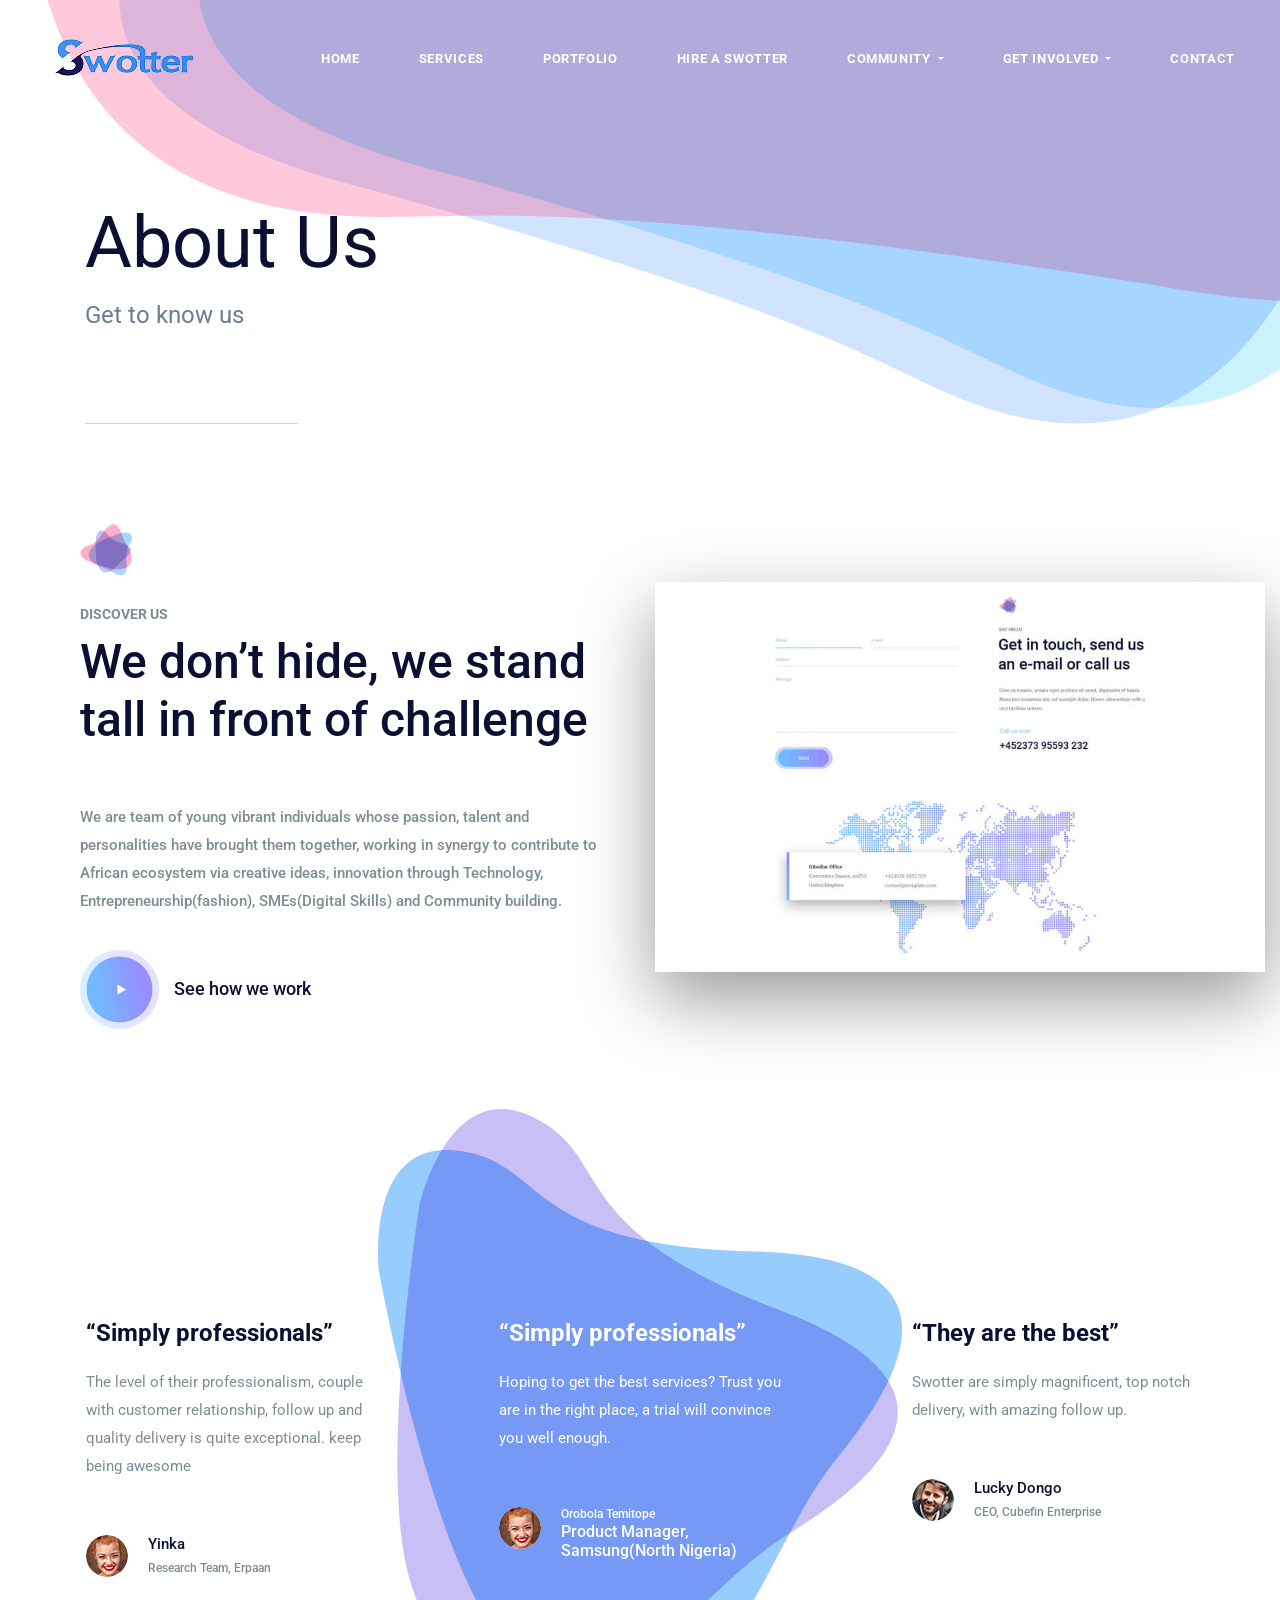
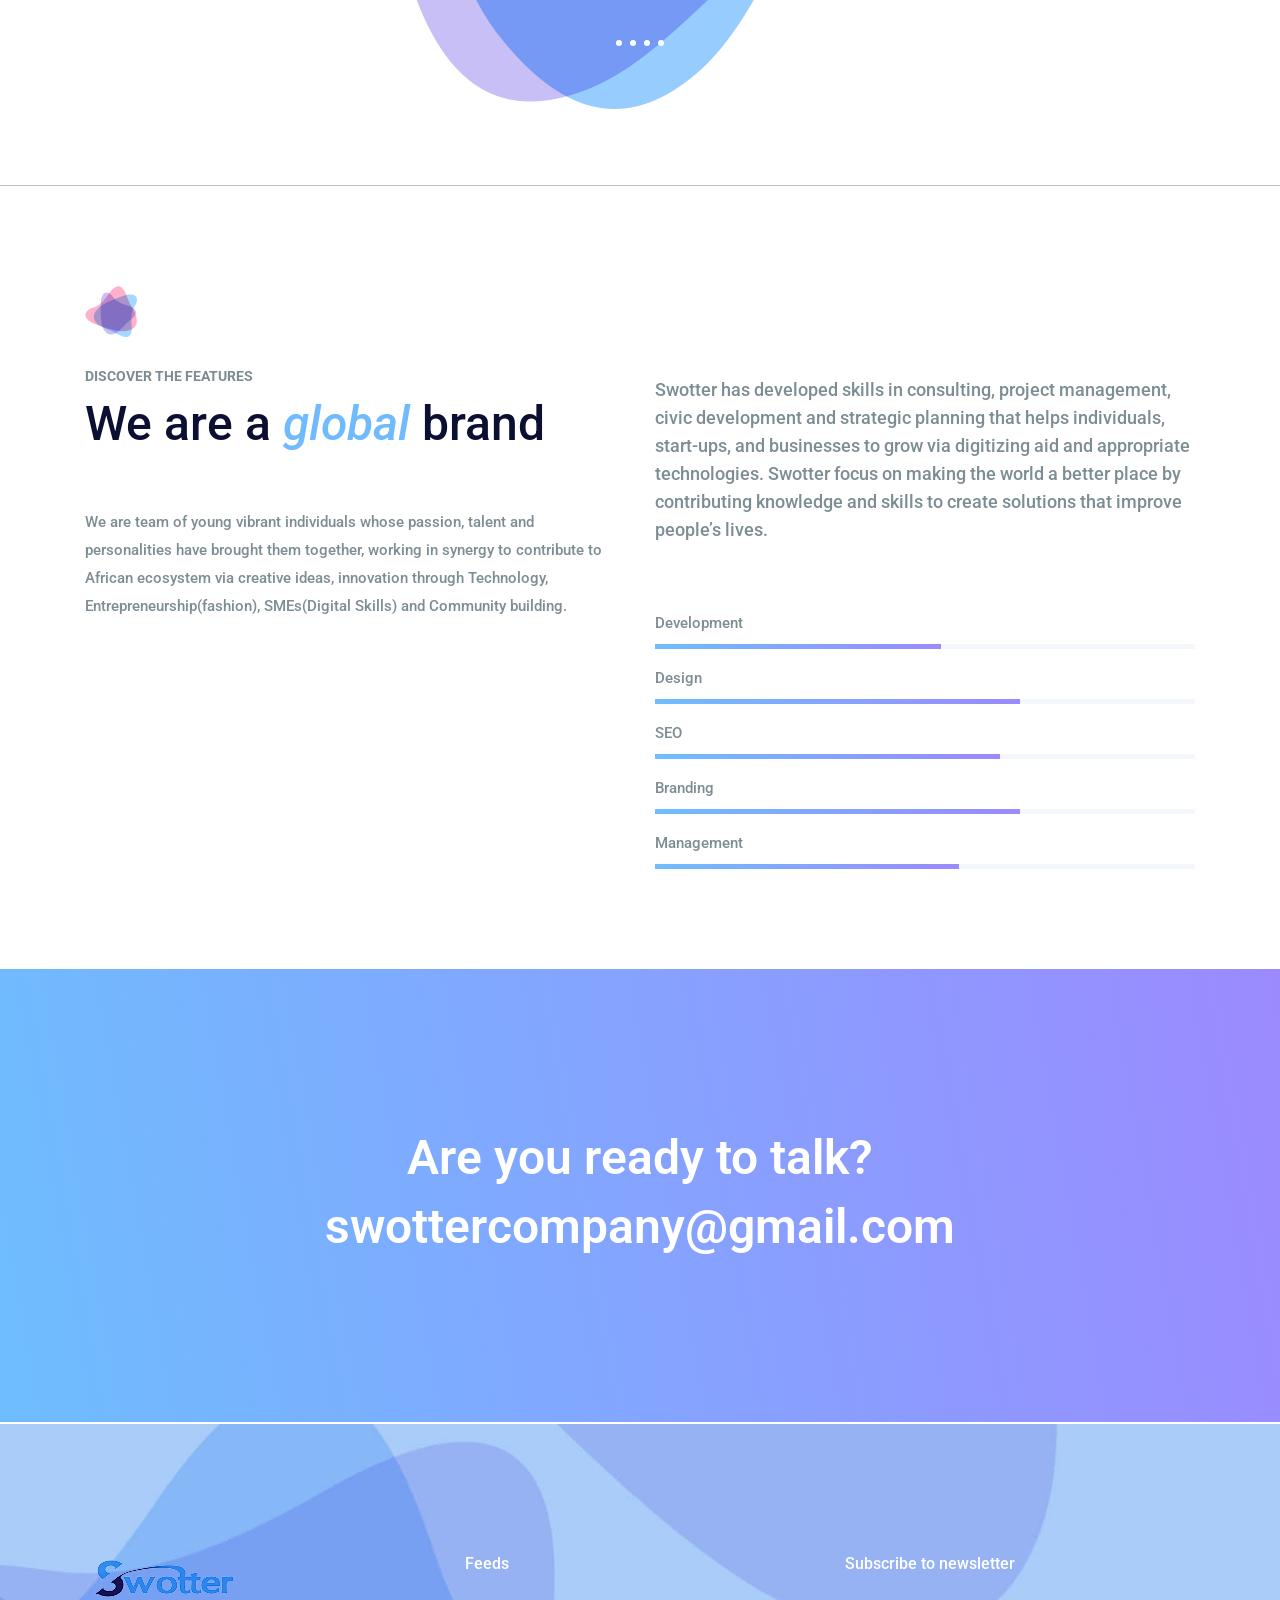
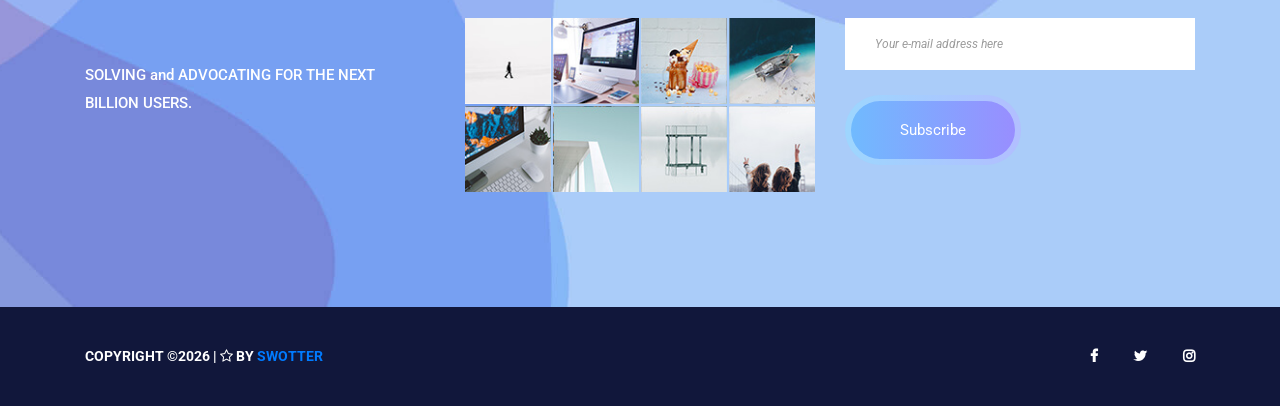
<file: about-us.html>
<!DOCTYPE html>
<html lang="en">
    <head>
        <meta charset="utf-8">
        <meta http-equiv="X-UA-Compatible" content="IE=edge">
        <meta name="viewport" content="width=device-width, initial-scale=1">
        
        <link rel="icon" href="img/fav-icon.png" type="image/x-icon" />
        <!-- The above 3 meta tags *must* come first in the head; any other head content must come *after* these tags -->
        <title>About</title>

        <!-- Icon css link -->
        <link href="css/font-awesome.min.css" rel="stylesheet">
        <!-- Bootstrap -->
        <link href="css/bootstrap.min.css" rel="stylesheet">
        
        <!-- Rev slider css -->
        <link href="vendors/revolution/css/settings.css" rel="stylesheet">
        <link href="vendors/revolution/css/layers.css" rel="stylesheet">
        <link href="vendors/revolution/css/navigation.css" rel="stylesheet">
        
        <!-- Extra plugin css -->
        <link href="vendors/owl-carousel/owl.carousel.min.css" rel="stylesheet">
        
        <link href="css/style.css" rel="stylesheet">
        <link href="css/responsive.css" rel="stylesheet">

        <!-- HTML5 shim and Respond.js for IE8 support of HTML5 elements and media queries -->
        <!-- WARNING: Respond.js doesn't work if you view the page via file:// -->
        <!--[if lt IE 9]>
        <script src="https://oss.maxcdn.com/html5shiv/3.7.3/html5shiv.min.js"></script>
        <script src="https://oss.maxcdn.com/respond/1.4.2/respond.min.js"></script>
        <![endif]-->
    </head>
    <body>
        <!--================Header Menu Area =================-->
      <!--================Header Menu Area =================-->
        <header class="main_menu_area">
                
               

            <nav class="navbar navbar-expand-lg navbar-light bg-light">
                <a class="navbar-brand" href="#"><img src="img/logo.png" alt=""></a>
                <button class="navbar-toggler" type="button" data-toggle="collapse" data-target="#navbarSupportedContent" aria-controls="navbarSupportedContent" aria-expanded="false" aria-label="Toggle navigation">
                    <span></span>
                    <span></span>
                    <span></span>
                </button>

                <div class="collapse navbar-collapse" id="navbarSupportedContent">
                    <ul class="navbar-nav">
                     <!--    <li class="nav-item active"><a class="nav-link" href="index.html">Home</a></li> -->
                         <li class="nav-item"><a class="nav-link" href="index.html">Home</a></li>
                     <!--  <li class="nav-item"><a class="nav-link" href="about-us.html">About Us</a></li> -->
                        <li class="nav-item"><a class="nav-link" href="service.html">Services</a></li>
                        <li class="nav-item"><a class="nav-link" href="portfolio.html">Portfolio</a></li>
                        <li class="nav-item"><a class="nav-link" href="portfolio.html">Hire A Swotter</a></li>

                        <li class="nav-item dropdown submenu">
                            <a class="nav-link dropdown-toggle" href="#" id="navbarDropdown" role="button" data-toggle="dropdown" aria-haspopup="true" aria-expanded="false">
                            Community
                            </a>
                            <ul class="dropdown-menu" aria-labelledby="navbarDropdown">
                                <li class="nav-item"><a class="nav-link" href="blog.html">Become A Swotter </a></li>
                                <li class="nav-item"><a class="nav-link" href="single-blog.html">Events</a></li>
                                <li class="nav-item"><a class="nav-link" href="elements.html">Resources</a></li>
                                <li class="nav-item"><a class="nav-link" href="blog.html">Blog</a></li>
                            </ul>
                        </li>

                        <li class="nav-item dropdown submenu">
                            <a class="nav-link dropdown-toggle" href="#" id="navbarDropdown" role="button" data-toggle="dropdown" aria-haspopup="true" aria-expanded="false">
                            Get Involved
                            </a>
                            <ul class="dropdown-menu" aria-labelledby="navbarDropdown">
                                <li class="nav-item"><a class="nav-link" href="blog.html">Become a Partner</a></li>
                                <li class="nav-item"><a class="nav-link" href="single-blog.html">Become A Sponsor</a></li>
                                <li class="nav-item"><a class="nav-link" href="elements.html">Volunteer</a></li>
                            </ul>
                        </li>
                        <li class="nav-item"><a class="nav-link" href="contact.html">Contact</a></li>
                    </ul>
                </div>
            </nav>
        </header>
        <!--================End Header Menu Area =================-->
        
        
        
        <!--================Banner Area =================-->
        <section class="banner_area">
            <div class="container">
                <div class="banner_inner_text">
                    <h2>About Us</h2>
                    <p>Get to know us</p>
                </div>
            </div>
        </section>
        <!--================End Banner Area =================-->
        
        <!--================Challange Area =================-->
        <section class="challange_area p_100">
            <div class="container-fluid">
                <div class="row">
                    <div class="col-lg-6">
                        <div class="challange_text_inner">
                            <div class="l_title">
                                <img src="img/icon/title-icon.png" alt="">
                              <h6>Discover Us</h6>
                            <h2>We don’t hide, we stand tall in front of challenge</h2>
                        </div>
                        <p> 
We are team of young vibrant individuals whose passion, talent and personalities have brought them together, 
working in synergy to contribute to African ecosystem via creative ideas, innovation through  Technology, 
Entrepreneurship(fashion), SMEs(Digital Skills) and Community building. </p>
                            <div class="c_video">
                                <a class="popup-youtube" href="https://www.youtube.com/watch?v=62QYQE6k7tg"><img src="img/icon/video-icon.png" alt="">See how we work </a>
                            </div>
                        </div>
                    </div>
                    <div class="col-lg-6 challange_img">
                        <div class="challange_img_inner">
                            <img class="img-fluid" src="img/popup-photo.jpg" alt="">
                        </div>
                    </div>
                </div>
            </div>
        </section>
        <!--================End Challange Area =================-->
        
        <!--================Testimonials Slider Area =================-->
        <section class="testimonials_area">
            <div class="container">
                <div class="testimonials_slider owl-carousel">
                    <div class="item">
                        <div class="testi_item">
                            <h3>“Simply professionals”</h3>
                            <p>Hoping to get the best services? Trust you are in the right place, a trial will convince you well enough.</p>
                            <div class="media">
                                <div class="d-flex">
                                    <img class="rounded-circle" src="img/testimonials/testi-1.jpg" alt="">
                                </div>
                                <div class="media-body">
                                     <h5>Orobola Temitope</h5>
                                <h6>Product Manager, Samsung(North Nigeria)</h6>
                                </div>
                            </div>
                        </div>
                    </div>
                    <div class="item">
                        <div class="testi_item">
                            <h3>“They are the best”</h3>
                            <p>Swotter are simply magnificent, top notch delivery, with amazing follow up.</p>
                            <div class="media">
                                <div class="d-flex">
                                    <img class="rounded-circle" src="img/testimonials/testi-2.jpg" alt="">
                                </div>
                                <div class="media-body">
                                    <h4>Lucky Dongo</h4>
                                    <h5>CEO, Cubefin Enterprise</h5>
                                </div>
                            </div>
                        </div>
                    </div>
                    <div class="item">
                        <div class="testi_item">
                            <h3>“We just love them”</h3>
                            <p>You cant ask for a better 21st century service delivery in technology, they are all round amazing.</p>
                            <div class="media">
                                <div class="d-flex">
                                    <img class="rounded-circle" src="img/testimonials/testi-3.jpg" alt="">
                                </div>
                                <div class="media-body">
                                    <h4>Jumoke</h4>
                                    <h5>CEO, Goodchoice Enterprise</h5>
                                </div>
                            </div>
                        </div>
                    </div>
                    <div class="item">
                        <div class="testi_item">
                            <h3>“Simply professionals”</h3>
                            <p> The level of their professionalism, couple with customer relationship, follow up and quality delivery is quite exceptional. keep being awesome</p>
                            <div class="media">
                                <div class="d-flex">
                                    <img class="rounded-circle" src="img/testimonials/testi-1.jpg" alt="">
                                </div>
                                <div class="media-body">
                                    <h4>Yinka</h4>
                                    <h5>Research Team, Erpaan</h5>
                                </div>
                            </div>
                        </div>
                    </div>
                </div>
            </div>
        </section>
        <!--================End Testimonials Slider Area =================-->
        
        <!--================We Are Company Area =================-->
        <section class="we_company_area p_100">
            <div class="container">
                <div class="row company_inner">
                    <div class="col-lg-6">
                        <div class="left_company_text">
                            <div class="l_title">
                                <img src="img/icon/title-icon.png" alt="">
                                <h6>Discover the features</h6>
                                <h2>We are a <span>global</span> brand</h2>
                            </div>
                            <p>We are team of young vibrant individuals whose passion, talent and personalities have brought them together, 
working in synergy to contribute to African ecosystem via creative ideas, innovation through  Technology, 
Entrepreneurship(fashion), SMEs(Digital Skills) and Community building.</p>
                        </div>
                    </div>
                    <div class="col-lg-6">
                        <div class="company_skill">
                            <p>Swotter has developed skills in consulting, project management, civic development and strategic planning that helps individuals, 
							start-ups, and businesses to grow via digitizing aid and appropriate technologies. 
							Swotter focus on making the world a better place by contributing knowledge and skills to create solutions that improve people’s lives.
							</p>
                            <div class="our_skill_inner">
                                <div class="single_skill">
                                    <h3>Development</h3>
                                    <div class="progress" data-value="70">
                                        <div class="progress-bar">
                                            <div class="progress_parcent"><span class="counter">70</span>%</div>
                                        </div>
                                    </div>
                                </div>
                                <div class="single_skill">
                                    <h3>Design</h3>
                                    <div class="progress" data-value="90">
                                        <div class="progress-bar">
                                            <div class="progress_parcent"><span class="counter">90</span>%</div>
                                        </div>
                                    </div>
                                </div>
                                <div class="single_skill">
                                    <h3>SEO</h3>
                                    <div class="progress" data-value="85">
                                        <div class="progress-bar">
                                            <div class="progress_parcent"><span class="counter">85</span>%</div>
                                        </div>
                                    </div>
                                </div>
                                <div class="single_skill">
                                    <h3>Branding</h3>
                                    <div class="progress" data-value="90">
                                        <div class="progress-bar">
                                            <div class="progress_parcent"><span class="counter">90</span>%</div>
                                        </div>
                                    </div>
                                </div>
                                <div class="single_skill">
                                    <h3>Management</h3>
                                    <div class="progress" data-value="75">
                                        <div class="progress-bar">
                                            <div class="progress_parcent"><span class="counter">75</span>%</div>
                                        </div>
                                    </div>
                                </div>
                            </div>
                        </div>
                    </div>
                </div>
            </div>
        </section>
        <!--================End We Are Company Area =================-->
        
        <!--================End We Are Company Area =================-->
        <section class="talk_area">
            <div class="container">
                <div class="talk_text">
                    <h4>Are you ready to talk?</h4>
                    <a href="mailto:swottercompany@gmail.com">swottercompany@gmail.com</a>
                </div>
            </div>
        </section>
        <!--================End We Are Company Area =================-->
        
       <!--================Footer Area =================-->
        <footer class="footr_area">
            <div class="footer_widget_area">
                <div class="container">
                    <div class="row footer_widget_inner">
                        <div class="col-lg-4 col-sm-6">
                            <aside class="f_widget f_about_widget">
                                <img src="img/footer-logo.png" alt="">
                                <p>SOLVING and ADVOCATING FOR THE NEXT BILLION USERS.</p>
                            </aside>
                        </div>
                        <div class="col-lg-4 col-sm-6">
                            <aside class="f_widget f_insta_widget">
                                <div class="f_title">
                                    <h3>Feeds</h3>
                                </div>
                                <ul>
                                    <li><a href="#"><img src="img/instagram/ins-1.jpg" alt=""></a></li>
                                    <li><a href="#"><img src="img/instagram/ins-2.jpg" alt=""></a></li>
                                    <li><a href="#"><img src="img/instagram/ins-3.jpg" alt=""></a></li>
                                    <li><a href="#"><img src="img/instagram/ins-4.jpg" alt=""></a></li>
                                    <li><a href="#"><img src="img/instagram/ins-5.jpg" alt=""></a></li>
                                    <li><a href="#"><img src="img/instagram/ins-6.jpg" alt=""></a></li>
                                    <li><a href="#"><img src="img/instagram/ins-7.jpg" alt=""></a></li>
                                    <li><a href="#"><img src="img/instagram/ins-8.jpg" alt=""></a></li>
                                </ul>
                            </aside>
                        </div>
                        <div class="col-lg-4 col-sm-6">
                            <aside class="f_widget f_subs_widget">
                                <div class="f_title">
                                    <h3>Subscribe to newsletter</h3>
                                </div>
                                <div class="input-group">
                                    <input type="text" class="form-control" placeholder="Your e-mail address here" aria-label="Your e-mail address here">
                                    <span class="input-group-btn">
                                        <button class="btn btn-secondary submit_btn" type="button">Subscribe</button>
                                    </span>
                                </div>
                            </aside>
                        </div>
                    </div>
                </div>
            </div>
            <div class="footer_copyright" style="color:white; font-weight:bold;">
                <div class="container">
                    <div class="float-sm-left">
                        <h5 style="color:white; font-weight:bold;"><!-- Link back to Colorlib can't be removed. Template is licensed under CC BY 3.0. -->
Copyright &copy;<script>document.write(new Date().getFullYear());</script> | <i class="fa fa-star-o" aria-hidden="true"></i> by <a href="" target="_blank">Swotter </a>
<!-- Link back to Colorlib can't be removed. Template is licensed under CC BY 3.0. --></h5>
                    </div>
                    <div class="float-sm-right" >
                        <ul>
                            <li><a href="https://www.facebook.com/Swotter-421909631736637/"><i class="fa fa-facebook whiteiconfontcolor"></i></a></li>
                            <li><a href="https://twitter.com/swotterbot"><i class="fa fa-twitter whiteiconfontcolor"></i></a></li>
                            <li><a href="https://www.instagram.com/swotterbot/"><i class="fa fa-instagram whiteiconfontcolor"></i></a></li>
                        </ul>
                    </div>
                </div>
            </div>
        </footer>
        <!--================End Footer Area =================-->
        
        
        
        
        
        <!-- jQuery (necessary for Bootstrap's JavaScript plugins) -->
        <script src="js/jquery-3.2.1.min.js"></script>
        <!-- Include all compiled plugins (below), or include individual files as needed -->
        <script src="js/popper.min.js"></script>
        <script src="js/bootstrap.min.js"></script>
        <!-- Rev slider js -->
        <script src="vendors/revolution/js/jquery.themepunch.tools.min.js"></script>
        <script src="vendors/revolution/js/jquery.themepunch.revolution.min.js"></script>
        <script src="vendors/revolution/js/extensions/revolution.extension.actions.min.js"></script>
        <script src="vendors/revolution/js/extensions/revolution.extension.video.min.js"></script>
        <script src="vendors/revolution/js/extensions/revolution.extension.slideanims.min.js"></script>
        <script src="vendors/revolution/js/extensions/revolution.extension.layeranimation.min.js"></script>
        <script src="vendors/revolution/js/extensions/revolution.extension.navigation.min.js"></script>
        <script src="vendors/revolution/js/extensions/revolution.extension.slideanims.min.js"></script>
        <!-- Extra plugin css -->
        <script src="vendors/counterup/jquery.waypoints.min.js"></script>
        <script src="vendors/counterup/jquery.counterup.min.js"></script> 
        <script src="vendors/counterup/apear.js"></script>
        <script src="vendors/counterup/countto.js"></script>
        <script src="vendors/owl-carousel/owl.carousel.min.js"></script>
        <script src="vendors/magnify-popup/jquery.magnific-popup.min.js"></script>
        <script src="js/smoothscroll.js"></script>
        
        <script src="js/theme.js"></script>
    </body>
</html>
</file>
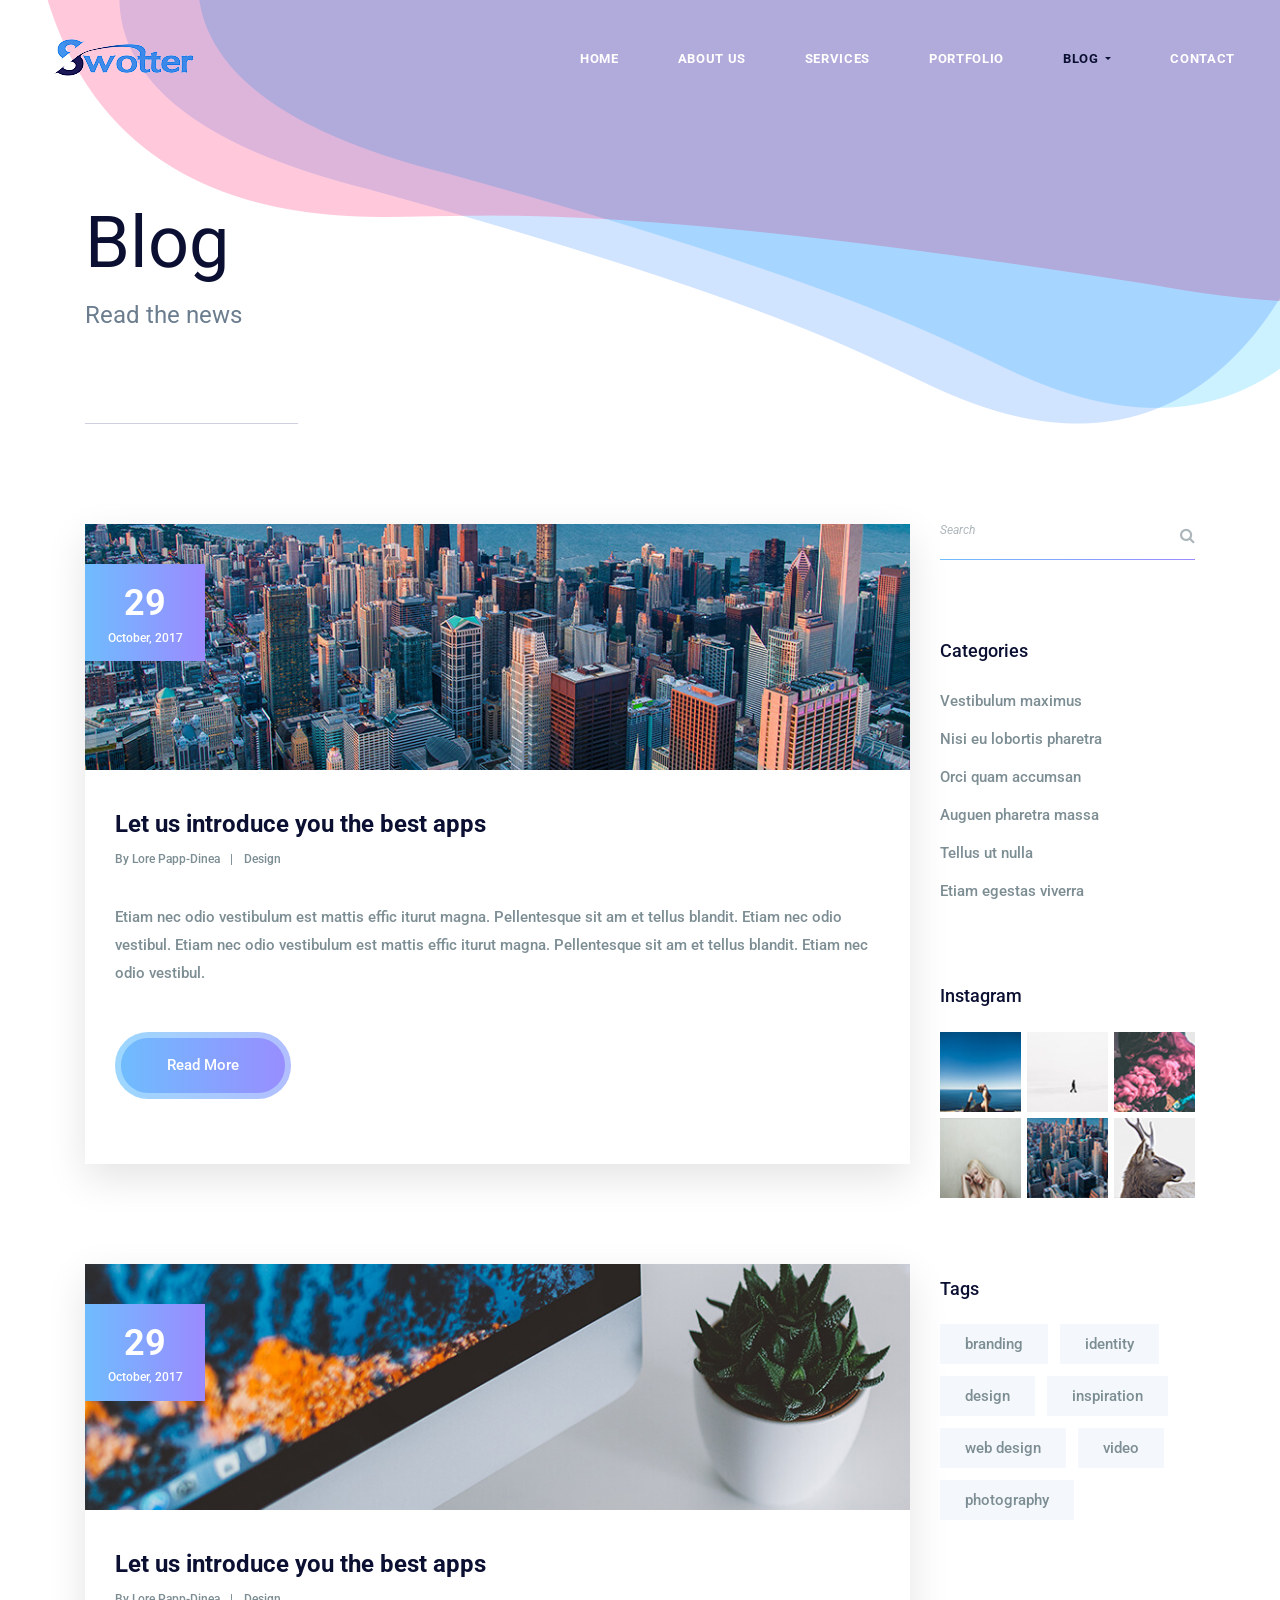
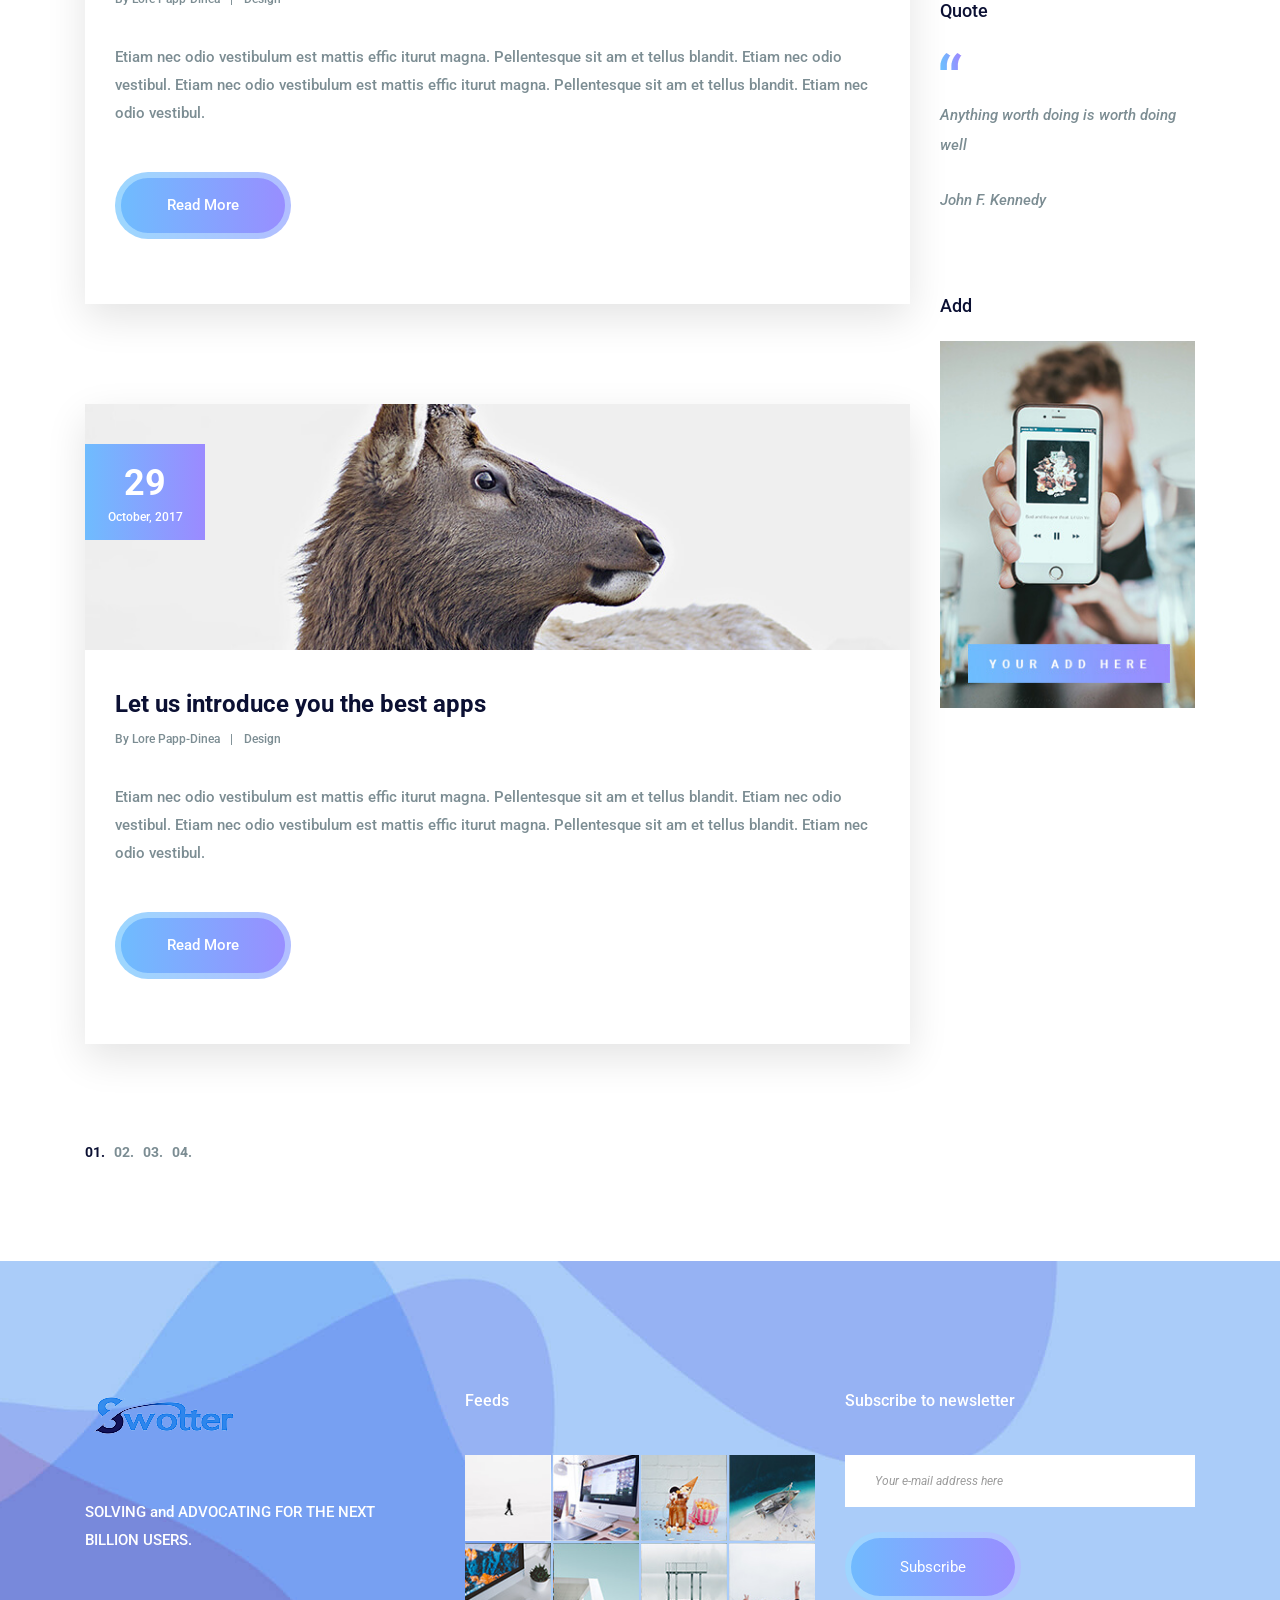
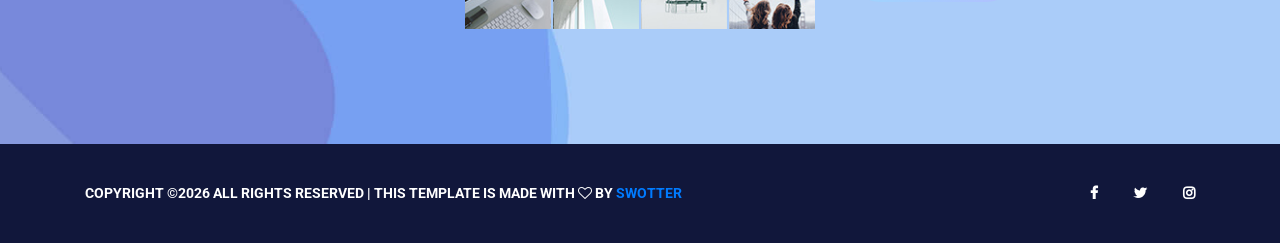
<file: blog.html>
<!DOCTYPE html>
<html lang="en">
    <head>
        <meta charset="utf-8">
        <meta http-equiv="X-UA-Compatible" content="IE=edge">
        <meta name="viewport" content="width=device-width, initial-scale=1">
        
        <link rel="icon" href="img/fav-icon.png" type="image/x-icon" />
        <!-- The above 3 meta tags *must* come first in the head; any other head content must come *after* these tags -->
        <title>Swotter</title>

        <!-- Icon css link -->
        <link href="css/font-awesome.min.css" rel="stylesheet">
        <!-- Bootstrap -->
        <link href="css/bootstrap.min.css" rel="stylesheet">
        
        <!-- Rev slider css -->
        <link href="vendors/revolution/css/settings.css" rel="stylesheet">
        <link href="vendors/revolution/css/layers.css" rel="stylesheet">
        <link href="vendors/revolution/css/navigation.css" rel="stylesheet">
        
        <!-- Extra plugin css -->
        <link href="vendors/owl-carousel/owl.carousel.min.css" rel="stylesheet">
        <link href="vendors/magnify-popup/magnific-popup.css" rel="stylesheet">
        
        
        <link href="css/style.css" rel="stylesheet">
        <link href="css/responsive.css" rel="stylesheet">

        <!-- HTML5 shim and Respond.js for IE8 support of HTML5 elements and media queries -->
        <!-- WARNING: Respond.js doesn't work if you view the page via file:// -->
        <!--[if lt IE 9]>
        <script src="https://oss.maxcdn.com/html5shiv/3.7.3/html5shiv.min.js"></script>
        <script src="https://oss.maxcdn.com/respond/1.4.2/respond.min.js"></script>
        <![endif]-->
    </head>
    <body>
        
        <!--================Header Menu Area =================-->
        <header class="main_menu_area">
            <nav class="navbar navbar-expand-lg navbar-light bg-light">
                <a class="navbar-brand" href="#"><img src="img/logo.png" alt=""></a>
                <button class="navbar-toggler" type="button" data-toggle="collapse" data-target="#navbarSupportedContent" aria-controls="navbarSupportedContent" aria-expanded="false" aria-label="Toggle navigation">
                    <span></span>
                    <span></span>
                    <span></span>
                </button>

                <div class="collapse navbar-collapse" id="navbarSupportedContent">
                    <ul class="navbar-nav">
                        <li class="nav-item"><a class="nav-link" href="index.html">Home</a></li>
                        <li class="nav-item"><a class="nav-link" href="about-us.html">About Us</a></li>
                        <li class="nav-item"><a class="nav-link" href="service.html">Services</a></li>
                        <li class="nav-item"><a class="nav-link" href="portfolio.html">Portfolio</a></li>
                        <li class="nav-item dropdown submenu active">
                            <a class="nav-link dropdown-toggle" href="#" id="navbarDropdown" role="button" data-toggle="dropdown" aria-haspopup="true" aria-expanded="false">
                            Blog
                            </a>
                            <ul class="dropdown-menu" aria-labelledby="navbarDropdown">
                                <li class="nav-item"><a class="nav-link" href="blog.html">Blog</a></li>
                                <li class="nav-item"><a class="nav-link" href="single-blog.html">Blog Details</a></li>
                                <li class="nav-item"><a class="nav-link" href="elements.html">Elements</a></li>
                            </ul>
                        </li>
                        <li class="nav-item"><a class="nav-link" href="contact.html">Contact</a></li>
                    </ul>
                </div>
            </nav>
        </header>
        <!--================End Header Menu Area =================-->
        
        <!--================Banner Area =================-->
        <section class="banner_area">
            <div class="container">
                <div class="banner_inner_text">
                    <h2>Blog</h2>
                    <p>Read the news</p>
                </div>
            </div>
        </section>
        <!--================End Banner Area =================-->
        
        <!--================Blog Main Area =================-->
        <section class="blog_main_area p_100">
            <div class="container">
                <div class="row">
                    <div class="col-lg-9">
                        <div class="blog_main_inner">
                            <div class="blog_main_item">
                                <div class="blog_img">
                                    <img class="img-fluid" src="img/blog/blog-1.jpg" alt="">
                                    <div class="blog_date">
                                        <h4>29</h4>
                                        <h5>October, 2017</h5>
                                    </div>
                                </div>
                                <div class="blog_text">
                                    <a href="#"><h4>Let us introduce you the best apps</h4></a>
                                    <div class="blog_author">
                                        <a href="#">By Lore Papp-Dinea</a>
                                        <a href="#">Design</a>
                                    </div>
                                    <p>Etiam nec odio vestibulum est mattis effic iturut magna. Pellentesque sit am et tellus blandit. Etiam nec odio vestibul. Etiam nec odio vestibulum est mattis effic iturut magna. Pellentesque sit am et tellus blandit. Etiam nec odio vestibul. </p>
                                    <a class="more_btn" href="#">Read More</a>
                                </div>
                            </div>
                            <div class="blog_main_item">
                                <div class="blog_img">
                                    <img class="img-fluid" src="img/blog/blog-2.jpg" alt="">
                                    <div class="blog_date">
                                        <h4>29</h4>
                                        <h5>October, 2017</h5>
                                    </div>
                                </div>
                                <div class="blog_text">
                                    <a href="#"><h4>Let us introduce you the best apps</h4></a>
                                    <div class="blog_author">
                                        <a href="#">By Lore Papp-Dinea</a>
                                        <a href="#">Design</a>
                                    </div>
                                    <p>Etiam nec odio vestibulum est mattis effic iturut magna. Pellentesque sit am et tellus blandit. Etiam nec odio vestibul. Etiam nec odio vestibulum est mattis effic iturut magna. Pellentesque sit am et tellus blandit. Etiam nec odio vestibul. </p>
                                    <a class="more_btn" href="#">Read More</a>
                                </div>
                            </div>
                            <div class="blog_main_item">
                                <div class="blog_img">
                                    <img class="img-fluid" src="img/blog/blog-3.jpg" alt="">
                                    <div class="blog_date">
                                        <h4>29</h4>
                                        <h5>October, 2017</h5>
                                    </div>
                                </div>
                                <div class="blog_text">
                                    <a href="#"><h4>Let us introduce you the best apps</h4></a>
                                    <div class="blog_author">
                                        <a href="#">By Lore Papp-Dinea</a>
                                        <a href="#">Design</a>
                                    </div>
                                    <p>Etiam nec odio vestibulum est mattis effic iturut magna. Pellentesque sit am et tellus blandit. Etiam nec odio vestibul. Etiam nec odio vestibulum est mattis effic iturut magna. Pellentesque sit am et tellus blandit. Etiam nec odio vestibul. </p>
                                    <a class="more_btn" href="#">Read More</a>
                                </div>
                            </div>
                        </div>
                    </div>
                    <div class="col-lg-3">
                        <div class="blog_right_sidebar">
                            <aside class="r_widget search_widget">
                                <div class="input-group">
                                    <input type="text" class="form-control" placeholder="Search" aria-label="Search">
                                    <span class="input-group-btn">
                                        <button class="btn btn-secondary" type="button"><i class="fa fa-search"></i></button>
                                    </span>
                                </div>
                            </aside>
                            <aside class="r_widget categories_widget">
                                <div class="r_w_title">
                                    <h3>Categories</h3>
                                </div>
                                <ul>
                                    <li><a href="#">Vestibulum maximus</a></li>
                                    <li><a href="#">Nisi eu lobortis pharetra</a></li>
                                    <li><a href="#">Orci quam accumsan</a></li>
                                    <li><a href="#">Auguen pharetra massa</a></li>
                                    <li><a href="#">Tellus ut nulla</a></li>
                                    <li><a href="#"> Etiam egestas viverra </a></li>
                                </ul>
                            </aside>
                            <aside class="r_widget insta_widget">
                                <div class="r_w_title">
                                    <h3>Instagram</h3>
                                </div>
                                <ul>
                                    <li><a href="https://www.instagram.com/?hl=en">
                                        <img class="img-fluid" src="img/instagram/right-instagram/r-in-1.jpg" alt="">
                                    </a></li>
                                    <li><a href="https://www.instagram.com/?hl=en">
                                        <img class="img-fluid" src="img/instagram/right-instagram/r-in-2.jpg" alt="">
                                    </a></li>
                                    <li><a href="https://www.instagram.com/?hl=en">
                                        <img class="img-fluid" src="img/instagram/right-instagram/r-in-3.jpg" alt="">
                                    </a></li>
                                    <li><a href="https://www.instagram.com/?hl=en">
                                        <img class="img-fluid" src="img/instagram/right-instagram/r-in-4.jpg" alt="">
                                    </a></li>
                                    <li><a href="https://www.instagram.com/?hl=en">
                                        <img class="img-fluid" src="img/instagram/right-instagram/r-in-5.jpg" alt="">
                                    </a></li>
                                    <li><a href="https://www.instagram.com/?hl=en">
                                        <img class="img-fluid" src="img/instagram/right-instagram/r-in-6.jpg" alt="">
                                    </a></li>
                                </ul>
                            </aside>
                            <aside class="r_widget tag_widget">
                                <div class="r_w_title">
                                    <h3>Tags</h3>
                                </div>
                                <ul>
                                    <li><a href="#">branding</a></li>
                                    <li><a href="#">identity</a></li>
                                    <li><a href="#">design</a></li>
                                    <li><a href="#">inspiration</a></li>
                                    <li><a href="#">web design</a></li>
                                    <li><a href="#">video</a></li>
                                    <li><a href="#">photography</a></li>
                                </ul>
                            </aside>
                            <aside class="r_widget quote_widget">
                                <div class="r_w_title">
                                    <h3>Quote</h3>
                                </div>
                                <img src="img/icon/quote-icon.png" alt="">
                                <p>Anything worth doing is worth doing well</p>
                                <p>John F. Kennedy</p>
                            </aside>
                            <aside class="r_widget add_widget">
                                <div class="r_w_title">
                                    <h3>Add</h3>
                                </div>
                                <img class="img-fluid" src="img/add.jpg" alt="">
                            </aside>
                        </div>
                    </div>
                </div>
                <nav aria-label="Page navigation example" class="pagination_area">
                    <ul class="pagination">
                        <li class="page-item active"><a class="page-link" href="#">01.</a></li>
                        <li class="page-item"><a class="page-link" href="#">02.</a></li>
                        <li class="page-item"><a class="page-link" href="#">03.</a></li>
                        <li class="page-item"><a class="page-link" href="#">04.</a></li>
                    </ul>
                </nav>
            </div>
        </section>
        <!--================End Blog Main Area =================-->
        
        <!--================Footer Area =================-->
        <footer class="footr_area">
            <div class="footer_widget_area">
                <div class="container">
                    <div class="row footer_widget_inner">
                        <div class="col-lg-4 col-sm-6">
                            <aside class="f_widget f_about_widget">
                                <img src="img/footer-logo.png" alt="">
                                <p>SOLVING and ADVOCATING FOR THE NEXT BILLION USERS.</p>
                            </aside>
                        </div>
                        <div class="col-lg-4 col-sm-6">
                            <aside class="f_widget f_insta_widget">
                                <div class="f_title">
                                    <h3>Feeds</h3>
                                </div>
                                <ul>
                                    <li><a href="#"><img src="img/instagram/ins-1.jpg" alt=""></a></li>
                                    <li><a href="#"><img src="img/instagram/ins-2.jpg" alt=""></a></li>
                                    <li><a href="#"><img src="img/instagram/ins-3.jpg" alt=""></a></li>
                                    <li><a href="#"><img src="img/instagram/ins-4.jpg" alt=""></a></li>
                                    <li><a href="#"><img src="img/instagram/ins-5.jpg" alt=""></a></li>
                                    <li><a href="#"><img src="img/instagram/ins-6.jpg" alt=""></a></li>
                                    <li><a href="#"><img src="img/instagram/ins-7.jpg" alt=""></a></li>
                                    <li><a href="#"><img src="img/instagram/ins-8.jpg" alt=""></a></li>
                                </ul>
                            </aside>
                        </div>
                        <div class="col-lg-4 col-sm-6">
                            <aside class="f_widget f_subs_widget">
                                <div class="f_title">
                                    <h3>Subscribe to newsletter</h3>
                                </div>
                                <div class="input-group">
                                    <input type="text" class="form-control" placeholder="Your e-mail address here" aria-label="Your e-mail address here">
                                    <span class="input-group-btn">
                                        <button class="btn btn-secondary submit_btn" type="button">Subscribe</button>
                                    </span>
                                </div>
                            </aside>
                        </div>
                    </div>
                </div>
            </div>
            <div class="footer_copyright" style="color:white; font-weight:bold;">
                <div class="container">
                    <div class="float-sm-left">
                        <h5 style="color:white; font-weight:bold;"><!-- Link back to Colorlib can't be removed. Template is licensed under CC BY 3.0. -->
Copyright &copy;<script>document.write(new Date().getFullYear());</script> All rights reserved | This template is made with <i class="fa fa-heart-o" aria-hidden="true"></i> by <a href="#" target="_blank">SWOTTER</a>
<!-- Link back to Colorlib can't be removed. Template is licensed under CC BY 3.0. --></h5>
                    </div>
                    <div class="float-sm-right">
                        <ul>
                            <li><a href="https://www.facebook.com/Swotter-421909631736637/"><i class="fa fa-facebook whiteiconfontcolor"></i></a></li>
                            <li><a href="https://twitter.com/swotterbot"><i class="fa fa-twitter whiteiconfontcolor"></i></a></li>
                            <li><a href="https://www.instagram.com/swotterbot/"><i class="fa fa-instagram whiteiconfontcolor"></i></a></li>
                        </ul>
                    </div>
                </div>
            </div>
        </footer>
        <!--================End Footer Area =================-->
        
        
        
        
        <!-- jQuery (necessary for Bootstrap's JavaScript plugins) -->
        <script src="js/jquery-3.2.1.min.js"></script>
        <!-- Include all compiled plugins (below), or include individual files as needed -->
        <script src="js/popper.min.js"></script>
        <script src="js/bootstrap.min.js"></script>
        <!-- Rev slider js -->
        <script src="vendors/revolution/js/jquery.themepunch.tools.min.js"></script>
        <script src="vendors/revolution/js/jquery.themepunch.revolution.min.js"></script>
        <script src="vendors/revolution/js/extensions/revolution.extension.actions.min.js"></script>
        <script src="vendors/revolution/js/extensions/revolution.extension.video.min.js"></script>
        <script src="vendors/revolution/js/extensions/revolution.extension.slideanims.min.js"></script>
        <script src="vendors/revolution/js/extensions/revolution.extension.layeranimation.min.js"></script>
        <script src="vendors/revolution/js/extensions/revolution.extension.navigation.min.js"></script>
        <script src="vendors/revolution/js/extensions/revolution.extension.slideanims.min.js"></script>
        <!-- Extra plugin css -->
        <script src="vendors/counterup/jquery.waypoints.min.js"></script>
        <script src="vendors/counterup/jquery.counterup.min.js"></script> 
        <script src="vendors/counterup/apear.js"></script>
        <script src="vendors/counterup/countto.js"></script>
        <script src="vendors/owl-carousel/owl.carousel.min.js"></script>
        <script src="vendors/magnify-popup/jquery.magnific-popup.min.js"></script>
        <script src="js/smoothscroll.js"></script>
        <script src="vendors/circle-bar/circle-progress.min.js"></script>
        <script src="vendors/circle-bar/plugins.js"></script>
        <script src="vendors/isotope/imagesloaded.pkgd.min.js"></script>
        <script src="vendors/isotope/isotope.pkgd.min.js"></script>
        
        <script src="js/circle-active.js"></script>
        <script src="js/theme.js"></script>
    </body>
</html>
</file>
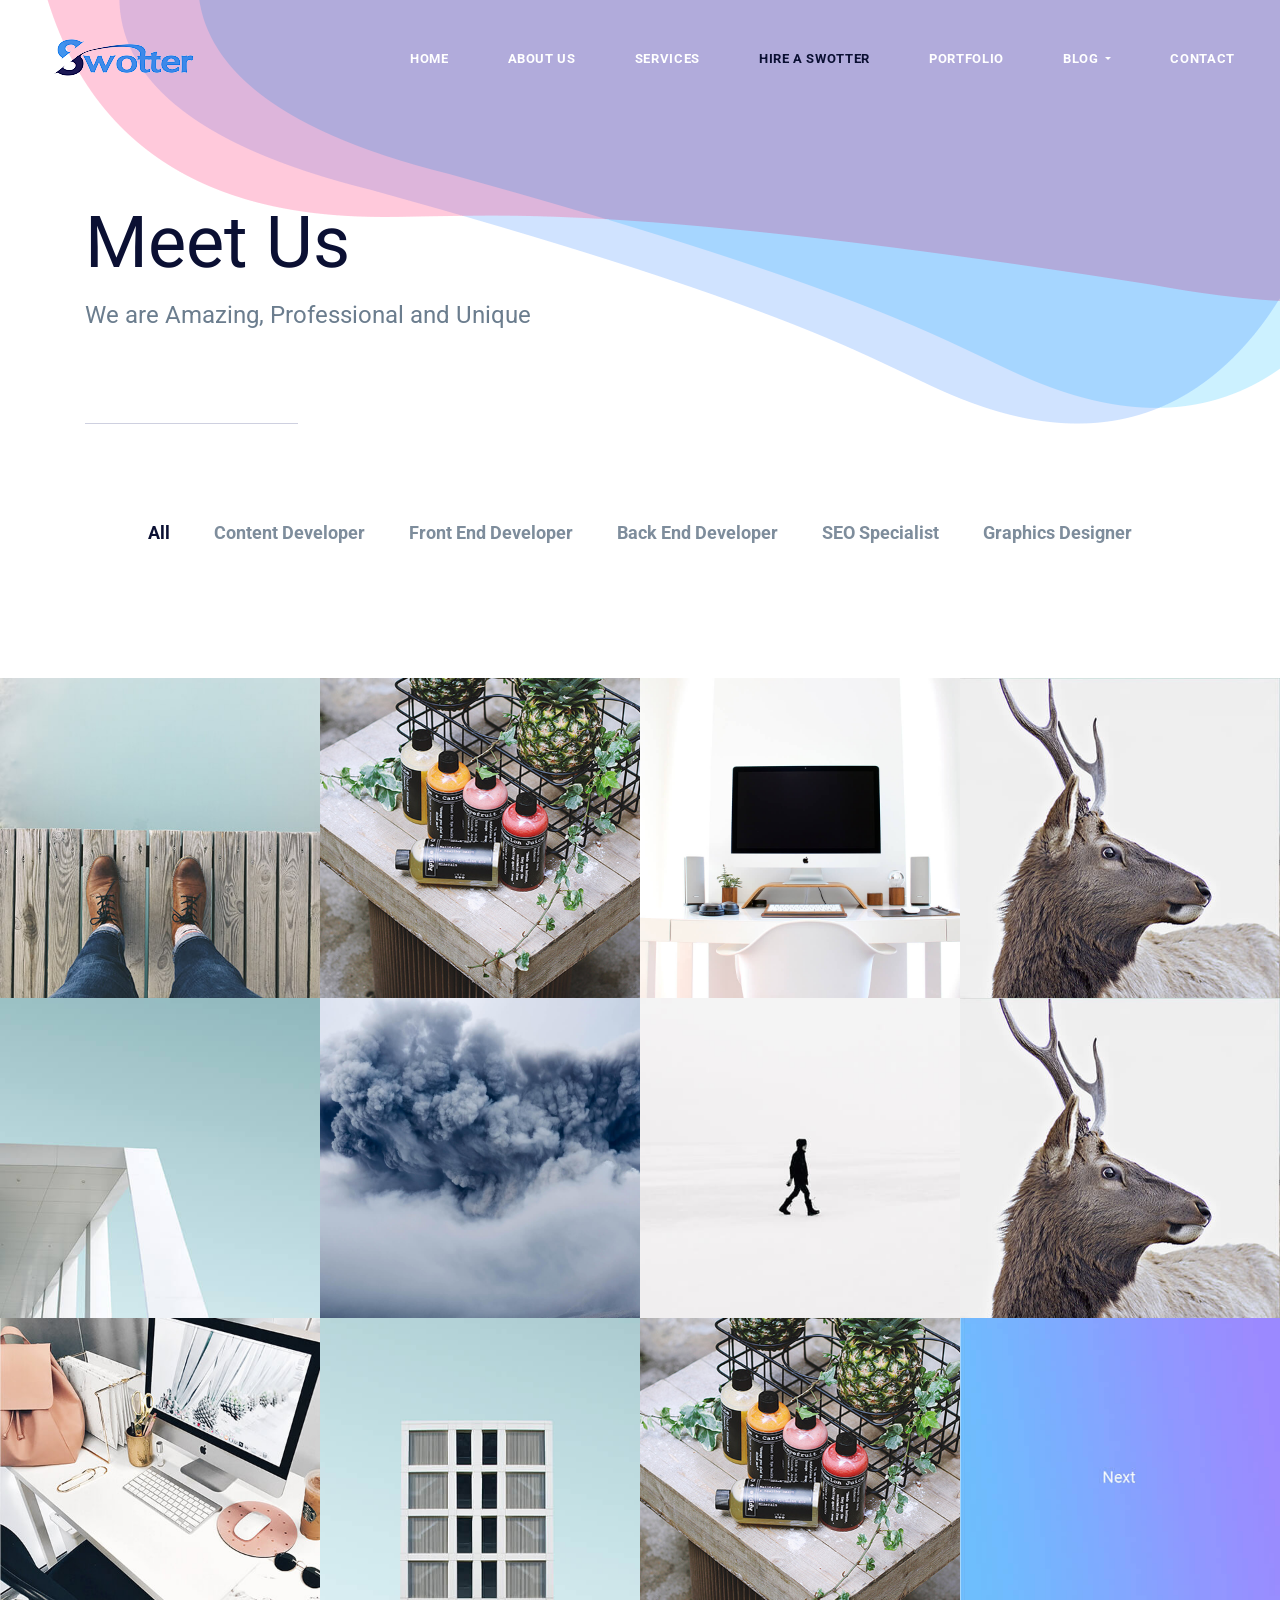
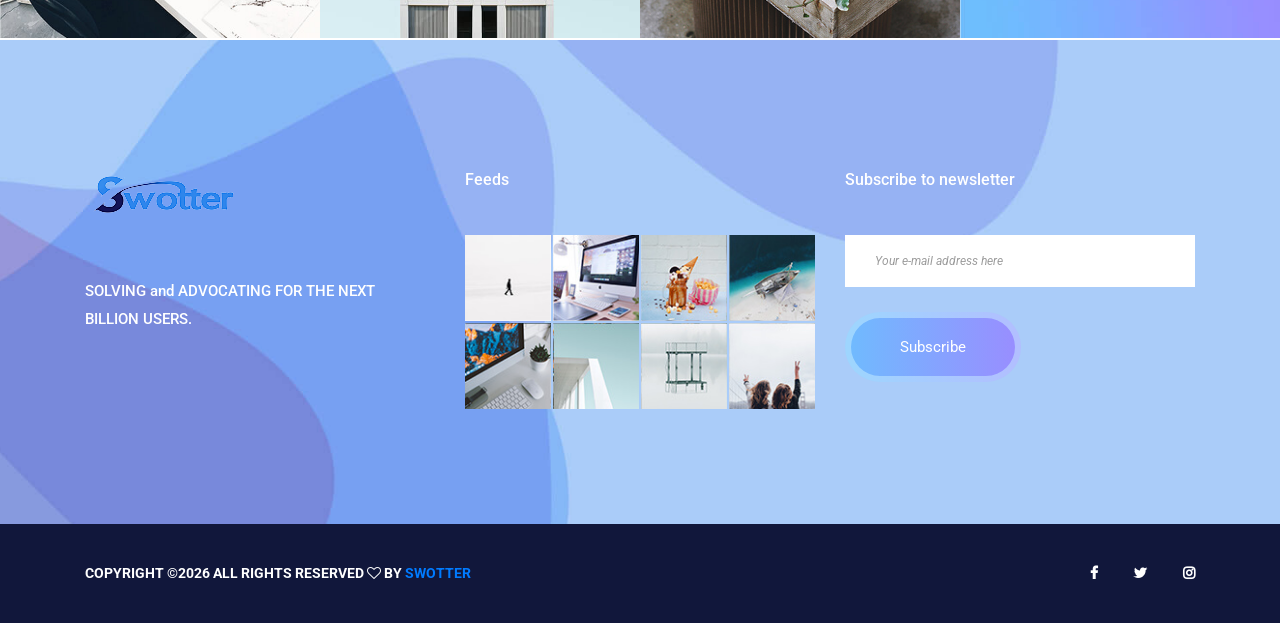
<file: hire.html>
<!DOCTYPE html>
<html lang="en">
    <head>
        <meta charset="utf-8">
        <meta http-equiv="X-UA-Compatible" content="IE=edge">
        <meta name="viewport" content="width=device-width, initial-scale=1">
        
        <link rel="icon" href="img/fav-icon.png" type="image/x-icon" />
        <!-- The above 3 meta tags *must* come first in the head; any other head content must come *after* these tags -->
        <title>Swotter</title>

        <!-- Icon css link -->
        <link href="css/font-awesome.min.css" rel="stylesheet">
        <!-- Bootstrap -->
        <link href="css/bootstrap.min.css" rel="stylesheet">
        
        <!-- Rev slider css -->
        <link href="vendors/revolution/css/settings.css" rel="stylesheet">
        <link href="vendors/revolution/css/layers.css" rel="stylesheet">
        <link href="vendors/revolution/css/navigation.css" rel="stylesheet">
        
        <!-- Extra plugin css -->
        <link href="vendors/owl-carousel/owl.carousel.min.css" rel="stylesheet">
        <link href="vendors/magnify-popup/magnific-popup.css" rel="stylesheet">
        
        
        <link href="css/style.css" rel="stylesheet">
        <link href="css/responsive.css" rel="stylesheet">

        <!-- HTML5 shim and Respond.js for IE8 support of HTML5 elements and media queries -->
        <!-- WARNING: Respond.js doesn't work if you view the page via file:// -->
        <!--[if lt IE 9]>
        <script src="https://oss.maxcdn.com/html5shiv/3.7.3/html5shiv.min.js"></script>
        <script src="https://oss.maxcdn.com/respond/1.4.2/respond.min.js"></script>
        <![endif]-->
    </head>
    <body>
        
        <!--================Header Menu Area =================-->
        <header class="main_menu_area">
            <nav class="navbar navbar-expand-lg navbar-light bg-light">
                <a class="navbar-brand" href="index.html"><img src="img/logo.png" alt=""></a>
                <button class="navbar-toggler" type="button" data-toggle="collapse" data-target="#navbarSupportedContent" aria-controls="navbarSupportedContent" aria-expanded="false" aria-label="Toggle navigation">
                    <span></span>
                    <span></span>
                    <span></span>
                </button>

                <div class="collapse navbar-collapse" id="navbarSupportedContent">
                    <ul class="navbar-nav">
                        <li class="nav-item"><a class="nav-link" href="index.html">Home</a></li>
                        <li class="nav-item"><a class="nav-link" href="about-us.html">About Us</a></li>
                        <li class="nav-item"><a class="nav-link" href="service.html">Services</a></li>
                        <li class="nav-item active"><a class="nav-link" href="hire.html">Hire A Swotter </a></li>
                        <!-- <li class="nav-item active"><a class="nav-link" href="portfolio.html">Portfolio</a></li> -->
                        <li class="nav-item"><a class="nav-link" href="portfolio.html">Portfolio</a></li>
                        <li class="nav-item dropdown submenu">
                            <a class="nav-link dropdown-toggle" href="#" id="navbarDropdown" role="button" data-toggle="dropdown" aria-haspopup="true" aria-expanded="false">
                            Blog
                            </a>
                            <ul class="dropdown-menu" aria-labelledby="navbarDropdown">
                                <li class="nav-item"><a class="nav-link" href="blog.html">Blog</a></li>
                                <li class="nav-item"><a class="nav-link" href="single-blog.html">Blog Details</a></li>
                                <!-- <li class="nav-item"><a class="nav-link" href="elements.html">Elements</a></li> -->
                            </ul>
                        </li>
                        <li class="nav-item"><a class="nav-link" href="contact.html">Contact</a></li>
                    </ul>
                </div>
            </nav>
        </header>
        <!--================End Header Menu Area =================-->
        
        <!--================Banner Area =================-->
        <section class="banner_area">
            <div class="container">
                <div class="banner_inner_text">
                    <h2>Meet Us</h2>
                    <p>We are Amazing, Professional and Unique</p>
                </div>
            </div>
        </section>
        <!--================End Banner Area =================-->
        
        <!--================Portfolio Area =================-->
        <section class="portfolio_area text-center">
            <div class="container">
                <div class="portfolio_filter">
                    <ul>
                        <li class="active" data-filter="*"><a href="#">All</a></li>
                        <li data-filter=".content"><a href="#">Content Developer</a></li>
                        <li data-filter=".front"><a href="#">Front End Developer</a></li>
                        <li data-filter=".arc"><a href="#">Back End Developer</a></li>
                        <li data-filter=".seo"><a href="#">SEO Specialist</a></li>
                        <li data-filter=".graphics"><a href="#">Graphics Designer</a></li>
                    </ul>
                </div>
            </div>
            <div class="ms_portfolio_inner">
                <div class="ms_p_item wd_25 brand arc seo">
                    <img src="img/portfolio/ms-portfolio/ms-p-1.jpg" alt="">
                </div>
                <div class="ms_p_item wd_25 brand arc graphics">
                    <img src="img/portfolio/ms-portfolio/ms-p-2.jpg" alt="">
                </div>
                <div class="ms_p_item wd_25 brand">
                    <img src="img/portfolio/ms-portfolio/ms-p-3.jpg" alt="">
                </div>
                <div class="ms_p_item wd_25 brand arc seo">
                    <img src="img/portfolio/ms-portfolio/ms-p-4.jpg" alt="">
                </div>
                <div class="ms_p_item wd_25 brand arc graphics">
                    <img src="img/portfolio/ms-portfolio/ms-p-5.jpg" alt="">
                </div>
                <div class="ms_p_item wd_25">
                    <img src="img/portfolio/ms-portfolio/ms-p-6.jpg" alt="">
                </div>
                <div class="ms_p_item wd_25 front back">
                    <img src="img/portfolio/ms-portfolio/ms-p-7.jpg" alt="">
                </div>
                 <div class="ms_p_item wd_25 content">
                    <img src="img/portfolio/ms-portfolio/ms-p-4.jpg" alt="">
                </div>
                <div class="ms_p_item wd_25 front back">
                    <img src="img/portfolio/ms-portfolio/ms-p-8.jpg" alt="">
                </div>
                <div class="ms_p_item wd_25 front back">
                    <img src="img/portfolio/ms-portfolio/ms-p-9.jpg" alt="">
                </div>
                 <div class="ms_p_item wd_25 content">
                    <img src="img/portfolio/ms-portfolio/ms-p-2.jpg" alt="">
                </div>
                <div class="ms_p_item wd_25 front back">
                    <img src="img/portfolio/ms-portfolio/ms-p-10.jpg" alt="">
                </div>
            </div>
        </section>
        <!--================End Portfolio Area =================-->
        
        <!--================Footer Area =================-->
        <footer class="footr_area">
            <div class="footer_widget_area">
                <div class="container">
                    <div class="row footer_widget_inner">
                        <div class="col-lg-4 col-sm-6">
                            <aside class="f_widget f_about_widget">
                                <img src="img/footer-logo.png" alt="">
                                <p>SOLVING and ADVOCATING FOR THE NEXT BILLION USERS.</p>
                            </aside>
                        </div>
                        <div class="col-lg-4 col-sm-6">
                            <aside class="f_widget f_insta_widget">
                                <div class="f_title">
                                    <h3>Feeds</h3>
                                </div>
                                <ul>
                                    <li><a href="#"><img src="img/instagram/ins-1.jpg" alt=""></a></li>
                                    <li><a href="#"><img src="img/instagram/ins-2.jpg" alt=""></a></li>
                                    <li><a href="#"><img src="img/instagram/ins-3.jpg" alt=""></a></li>
                                    <li><a href="#"><img src="img/instagram/ins-4.jpg" alt=""></a></li>
                                    <li><a href="#"><img src="img/instagram/ins-5.jpg" alt=""></a></li>
                                    <li><a href="#"><img src="img/instagram/ins-6.jpg" alt=""></a></li>
                                    <li><a href="#"><img src="img/instagram/ins-7.jpg" alt=""></a></li>
                                    <li><a href="#"><img src="img/instagram/ins-8.jpg" alt=""></a></li>
                                </ul>
                            </aside>
                        </div>
                        <div class="col-lg-4 col-sm-6">
                            <aside class="f_widget f_subs_widget">
                                <div class="f_title">
                                    <h3>Subscribe to newsletter</h3>
                                </div>
                                <div class="input-group">
                                    <input type="text" class="form-control" placeholder="Your e-mail address here" aria-label="Your e-mail address here">
                                    <span class="input-group-btn">
                                        <button class="btn btn-secondary submit_btn" type="button">Subscribe</button>
                                    </span>
                                </div>
                            </aside>
                        </div>
                    </div>
                </div>
            </div>
            <div class="footer_copyright" style="color:white; font-weight:bold;">
                <div class="container">
                    <div class="float-sm-left">
                        <h5 style="color:white; font-weight:bold;"><!-- Link back to Colorlib can't be removed. Template is licensed under CC BY 3.0. -->
Copyright &copy;<script>document.write(new Date().getFullYear());</script> All rights reserved <i class="fa fa-heart-o" aria-hidden="true"></i> by <a href="#" target="_blank"> SWOTTER</a>
<!-- Link back to Colorlib can't be removed. Template is licensed under CC BY 3.0. --></h5>
                    </div>
                    <div class="float-sm-right">
                        <ul>
                            <li><a href="https://www.facebook.com/Swotter-421909631736637/"><i class="fa fa-facebook whiteiconfontcolor"></i></a></li>
                            <li><a href="https://twitter.com/swotterbot"><i class="fa fa-twitter whiteiconfontcolor"></i></a></li>
                            <li><a href="https://www.instagram.com/swotterbot/"><i class="fa fa-instagram whiteiconfontcolor"></i></a></li>
                        </ul>
                    </div>
                </div>
            </div>
        </footer>
        <!--================End Footer Area =================-->
        
        
        
        
        <!-- jQuery (necessary for Bootstrap's JavaScript plugins) -->
        <script src="js/jquery-3.2.1.min.js"></script>
        <!-- Include all compiled plugins (below), or include individual files as needed -->
        <script src="js/popper.min.js"></script>
        <script src="js/bootstrap.min.js"></script>
        <!-- Rev slider js -->
        <script src="vendors/revolution/js/jquery.themepunch.tools.min.js"></script>
        <script src="vendors/revolution/js/jquery.themepunch.revolution.min.js"></script>
        <script src="vendors/revolution/js/extensions/revolution.extension.actions.min.js"></script>
        <script src="vendors/revolution/js/extensions/revolution.extension.video.min.js"></script>
        <script src="vendors/revolution/js/extensions/revolution.extension.slideanims.min.js"></script>
        <script src="vendors/revolution/js/extensions/revolution.extension.layeranimation.min.js"></script>
        <script src="vendors/revolution/js/extensions/revolution.extension.navigation.min.js"></script>
        <script src="vendors/revolution/js/extensions/revolution.extension.slideanims.min.js"></script>
        <!-- Extra plugin css -->
        <script src="vendors/counterup/jquery.waypoints.min.js"></script>
        <script src="vendors/counterup/jquery.counterup.min.js"></script> 
        <script src="vendors/counterup/apear.js"></script>
        <script src="vendors/counterup/countto.js"></script>
        <script src="vendors/owl-carousel/owl.carousel.min.js"></script>
        <script src="vendors/magnify-popup/jquery.magnific-popup.min.js"></script>
        <script src="js/smoothscroll.js"></script>
        <script src="vendors/circle-bar/circle-progress.min.js"></script>
        <script src="vendors/circle-bar/plugins.js"></script>
        <script src="vendors/isotope/imagesloaded.pkgd.min.js"></script>
        <script src="vendors/isotope/isotope.pkgd.min.js"></script>
        
        <script src="js/circle-active.js"></script>
        <script src="js/theme.js"></script>
    </body>
</html>
</file>
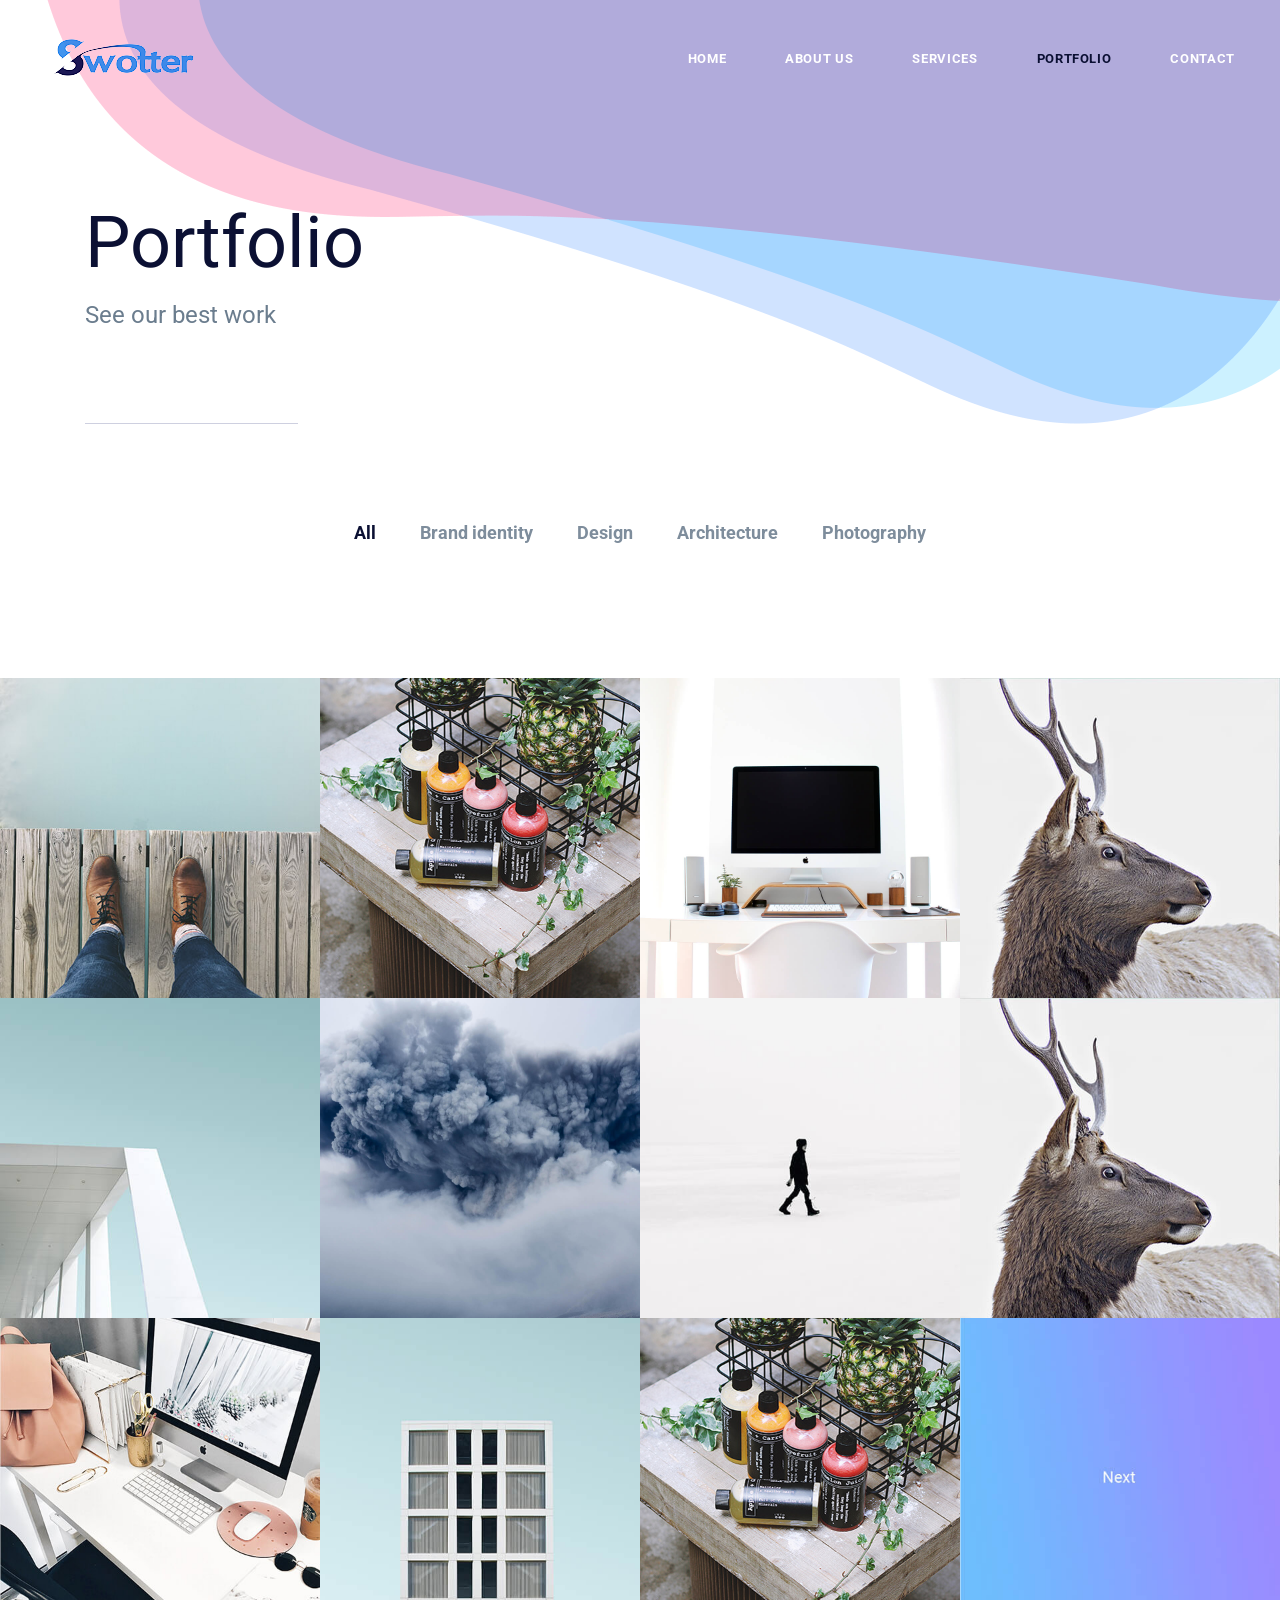
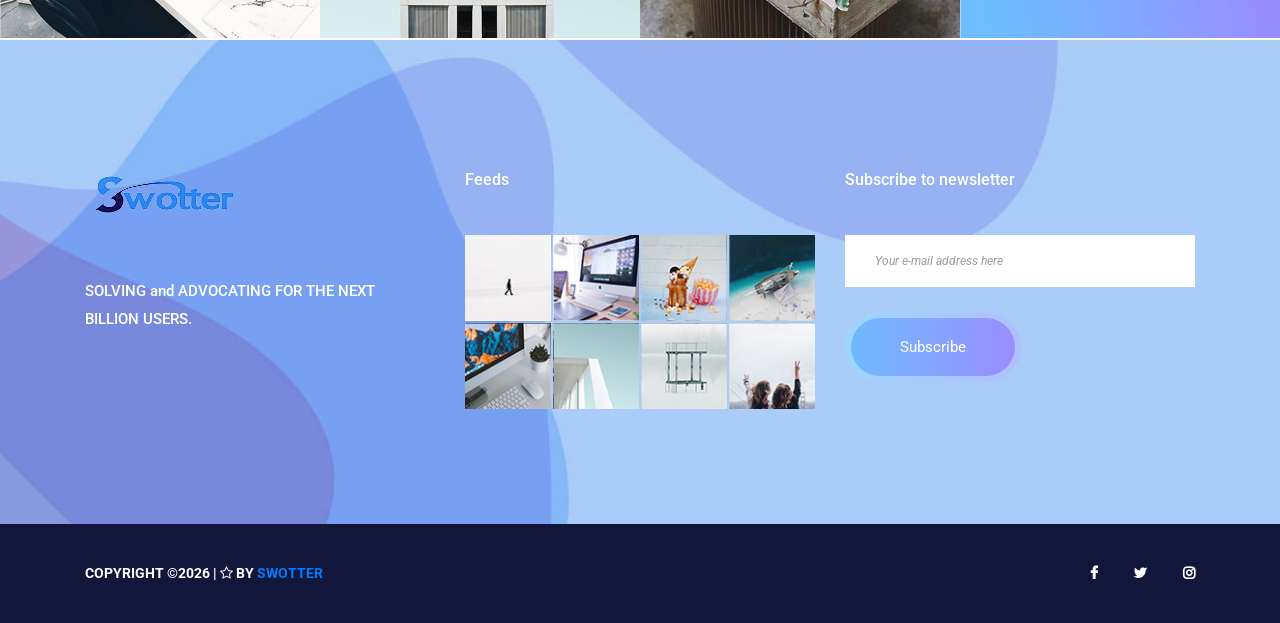
<file: portfolio.html>
<!DOCTYPE html>
<html lang="en">
    <head>
        <meta charset="utf-8">
        <meta http-equiv="X-UA-Compatible" content="IE=edge">
        <meta name="viewport" content="width=device-width, initial-scale=1">
        
        <link rel="icon" href="img/fav-icon.png" type="image/x-icon" />
        <!-- The above 3 meta tags *must* come first in the head; any other head content must come *after* these tags -->
        <title>Portfolio</title>

        <!-- Icon css link -->
        <link href="css/font-awesome.min.css" rel="stylesheet">
        <!-- Bootstrap -->
        <link href="css/bootstrap.min.css" rel="stylesheet">
        
        <!-- Rev slider css -->
        <link href="vendors/revolution/css/settings.css" rel="stylesheet">
        <link href="vendors/revolution/css/layers.css" rel="stylesheet">
        <link href="vendors/revolution/css/navigation.css" rel="stylesheet">
        
        <!-- Extra plugin css -->
        <link href="vendors/owl-carousel/owl.carousel.min.css" rel="stylesheet">
        <link href="vendors/magnify-popup/magnific-popup.css" rel="stylesheet">
        
        
        <link href="css/style.css" rel="stylesheet">
        <link href="css/responsive.css" rel="stylesheet">

        <!-- HTML5 shim and Respond.js for IE8 support of HTML5 elements and media queries -->
        <!-- WARNING: Respond.js doesn't work if you view the page via file:// -->
        <!--[if lt IE 9]>
        <script src="https://oss.maxcdn.com/html5shiv/3.7.3/html5shiv.min.js"></script>
        <script src="https://oss.maxcdn.com/respond/1.4.2/respond.min.js"></script>
        <![endif]-->
    </head>
    <body>
        
        <!--================Header Menu Area =================-->
        <header class="main_menu_area">
            <nav class="navbar navbar-expand-lg navbar-light bg-light">
                <a class="navbar-brand" href="#"><img src="img/logo.png" alt=""></a>
                <button class="navbar-toggler" type="button" data-toggle="collapse" data-target="#navbarSupportedContent" aria-controls="navbarSupportedContent" aria-expanded="false" aria-label="Toggle navigation">
                    <span></span>
                    <span></span>
                    <span></span>
                </button>

                <div class="collapse navbar-collapse" id="navbarSupportedContent">
                    <ul class="navbar-nav">
                        <li class="nav-item"><a class="nav-link" href="index.html">Home</a></li>
                        <li class="nav-item"><a class="nav-link" href="about-us.html">About Us</a></li>
                        <li class="nav-item"><a class="nav-link" href="service.html">Services</a></li>
                        <li class="nav-item active"><a class="nav-link" href="portfolio.html">Portfolio</a></li>
                    
                        <li class="nav-item"><a class="nav-link" href="contact.html">Contact</a></li>
                    </ul>
                </div>
            </nav>
        </header>
        <!--================End Header Menu Area =================-->
        
        <!--================Banner Area =================-->
        <section class="banner_area">
            <div class="container">
                <div class="banner_inner_text">
                    <h2>Portfolio</h2>
                    <p>See our best work</p>
                </div>
            </div>
        </section>
        <!--================End Banner Area =================-->
        
        <!--================Portfolio Area =================-->
        <section class="portfolio_area text-center">
            <div class="container">
                <div class="portfolio_filter">
                    <ul>
                        <li class="active" data-filter="*"><a href="#">All</a></li>
                        <li data-filter=".brand"><a href="#">Brand identity</a></li>
                        <li data-filter=".design"><a href="#">Design</a></li>
                        <li data-filter=".arc"><a href="#">Architecture</a></li>
                        <li data-filter=".photo"><a href="#">Photography</a></li>
                    </ul>
                </div>
            </div>
            <div class="ms_portfolio_inner">
                <div class="ms_p_item wd_25 brand arc photo">
                    <img src="img/portfolio/ms-portfolio/ms-p-1.jpg" alt="">
                </div>
                <div class="ms_p_item wd_25 brand arc photo">
                    <img src="img/portfolio/ms-portfolio/ms-p-2.jpg" alt="">
                </div>
                <div class="ms_p_item wd_25 brand">
                    <img src="img/portfolio/ms-portfolio/ms-p-3.jpg" alt="">
                </div>
                <div class="ms_p_item wd_25 brand arc photo">
                    <img src="img/portfolio/ms-portfolio/ms-p-4.jpg" alt="">
                </div>
                <div class="ms_p_item wd_25 brand arc photo">
                    <img src="img/portfolio/ms-portfolio/ms-p-5.jpg" alt="">
                </div>
                <div class="ms_p_item wd_25">
                    <img src="img/portfolio/ms-portfolio/ms-p-6.jpg" alt="">
                </div>
                <div class="ms_p_item wd_25 design arc">
                    <img src="img/portfolio/ms-portfolio/ms-p-7.jpg" alt="">
                </div>
                 <div class="ms_p_item wd_25 brand">
                    <img src="img/portfolio/ms-portfolio/ms-p-4.jpg" alt="">
                </div>
                <div class="ms_p_item wd_25 design arc">
                    <img src="img/portfolio/ms-portfolio/ms-p-8.jpg" alt="">
                </div>
                <div class="ms_p_item wd_25 design arc">
                    <img src="img/portfolio/ms-portfolio/ms-p-9.jpg" alt="">
                </div>
                 <div class="ms_p_item wd_25 brand">
                    <img src="img/portfolio/ms-portfolio/ms-p-2.jpg" alt="">
                </div>
                <div class="ms_p_item wd_25 design arc">
                    <img src="img/portfolio/ms-portfolio/ms-p-10.jpg" alt="">
                </div>
            </div>
        </section>
        <!--================End Portfolio Area =================-->
        
     <!--================Footer Area =================-->
        <footer class="footr_area">
            <div class="footer_widget_area">
                <div class="container">
                    <div class="row footer_widget_inner">
                        <div class="col-lg-4 col-sm-6">
                            <aside class="f_widget f_about_widget">
                                <img src="img/footer-logo.png" alt="">
                                <p>SOLVING and ADVOCATING FOR THE NEXT BILLION USERS.</p>
                            </aside>
                        </div>
                        <div class="col-lg-4 col-sm-6">
                            <aside class="f_widget f_insta_widget">
                                <div class="f_title">
                                    <h3>Feeds</h3>
                                </div>
                                <ul>
                                    <li><a href="#"><img src="img/instagram/ins-1.jpg" alt=""></a></li>
                                    <li><a href="#"><img src="img/instagram/ins-2.jpg" alt=""></a></li>
                                    <li><a href="#"><img src="img/instagram/ins-3.jpg" alt=""></a></li>
                                    <li><a href="#"><img src="img/instagram/ins-4.jpg" alt=""></a></li>
                                    <li><a href="#"><img src="img/instagram/ins-5.jpg" alt=""></a></li>
                                    <li><a href="#"><img src="img/instagram/ins-6.jpg" alt=""></a></li>
                                    <li><a href="#"><img src="img/instagram/ins-7.jpg" alt=""></a></li>
                                    <li><a href="#"><img src="img/instagram/ins-8.jpg" alt=""></a></li>
                                </ul>
                            </aside>
                        </div>
                        <div class="col-lg-4 col-sm-6">
                            <aside class="f_widget f_subs_widget">
                                <div class="f_title">
                                    <h3>Subscribe to newsletter</h3>
                                </div>
                                <div class="input-group">
                                    <input type="text" class="form-control" placeholder="Your e-mail address here" aria-label="Your e-mail address here">
                                    <span class="input-group-btn">
                                        <button class="btn btn-secondary submit_btn" type="button">Subscribe</button>
                                    </span>
                                </div>
                            </aside>
                        </div>
                    </div>
                </div>
            </div>
            <div class="footer_copyright" style="color:white; font-weight:bold;">
                <div class="container">
                    <div class="float-sm-left">
                        <h5 style="color:white; font-weight:bold;"><!-- Link back to Colorlib can't be removed. Template is licensed under CC BY 3.0. -->
Copyright &copy;<script>document.write(new Date().getFullYear());</script> | <i class="fa fa-star-o" aria-hidden="true"></i> by <a href="" target="_blank">Swotter </a>
<!-- Link back to Colorlib can't be removed. Template is licensed under CC BY 3.0. --></h5>
                    </div>
                    <div class="float-sm-right" >
                        <ul>
                            <li><a href="https://www.facebook.com/Swotter-421909631736637/"><i class="fa fa-facebook whiteiconfontcolor"></i></a></li>
                            <li><a href="https://twitter.com/swotterbot"><i class="fa fa-twitter whiteiconfontcolor"></i></a></li>
                            <li><a href="https://www.instagram.com/swotterbot/"><i class="fa fa-instagram whiteiconfontcolor"></i></a></li>
                        </ul>
                    </div>
                </div>
            </div>
        </footer>
        <!--================End Footer Area =================-->
        
        
        
        
        
        <!-- jQuery (necessary for Bootstrap's JavaScript plugins) -->
        <script src="js/jquery-3.2.1.min.js"></script>
        <!-- Include all compiled plugins (below), or include individual files as needed -->
        <script src="js/popper.min.js"></script>
        <script src="js/bootstrap.min.js"></script>
        <!-- Rev slider js -->
        <script src="vendors/revolution/js/jquery.themepunch.tools.min.js"></script>
        <script src="vendors/revolution/js/jquery.themepunch.revolution.min.js"></script>
        <script src="vendors/revolution/js/extensions/revolution.extension.actions.min.js"></script>
        <script src="vendors/revolution/js/extensions/revolution.extension.video.min.js"></script>
        <script src="vendors/revolution/js/extensions/revolution.extension.slideanims.min.js"></script>
        <script src="vendors/revolution/js/extensions/revolution.extension.layeranimation.min.js"></script>
        <script src="vendors/revolution/js/extensions/revolution.extension.navigation.min.js"></script>
        <script src="vendors/revolution/js/extensions/revolution.extension.slideanims.min.js"></script>
        <!-- Extra plugin css -->
        <script src="vendors/counterup/jquery.waypoints.min.js"></script>
        <script src="vendors/counterup/jquery.counterup.min.js"></script> 
        <script src="vendors/counterup/apear.js"></script>
        <script src="vendors/counterup/countto.js"></script>
        <script src="vendors/owl-carousel/owl.carousel.min.js"></script>
        <script src="vendors/magnify-popup/jquery.magnific-popup.min.js"></script>
        <script src="js/smoothscroll.js"></script>
        <script src="vendors/circle-bar/circle-progress.min.js"></script>
        <script src="vendors/circle-bar/plugins.js"></script>
        <script src="vendors/isotope/imagesloaded.pkgd.min.js"></script>
        <script src="vendors/isotope/isotope.pkgd.min.js"></script>
        
        <script src="js/circle-active.js"></script>
        <script src="js/theme.js"></script>
    </body>
</html>
</file>
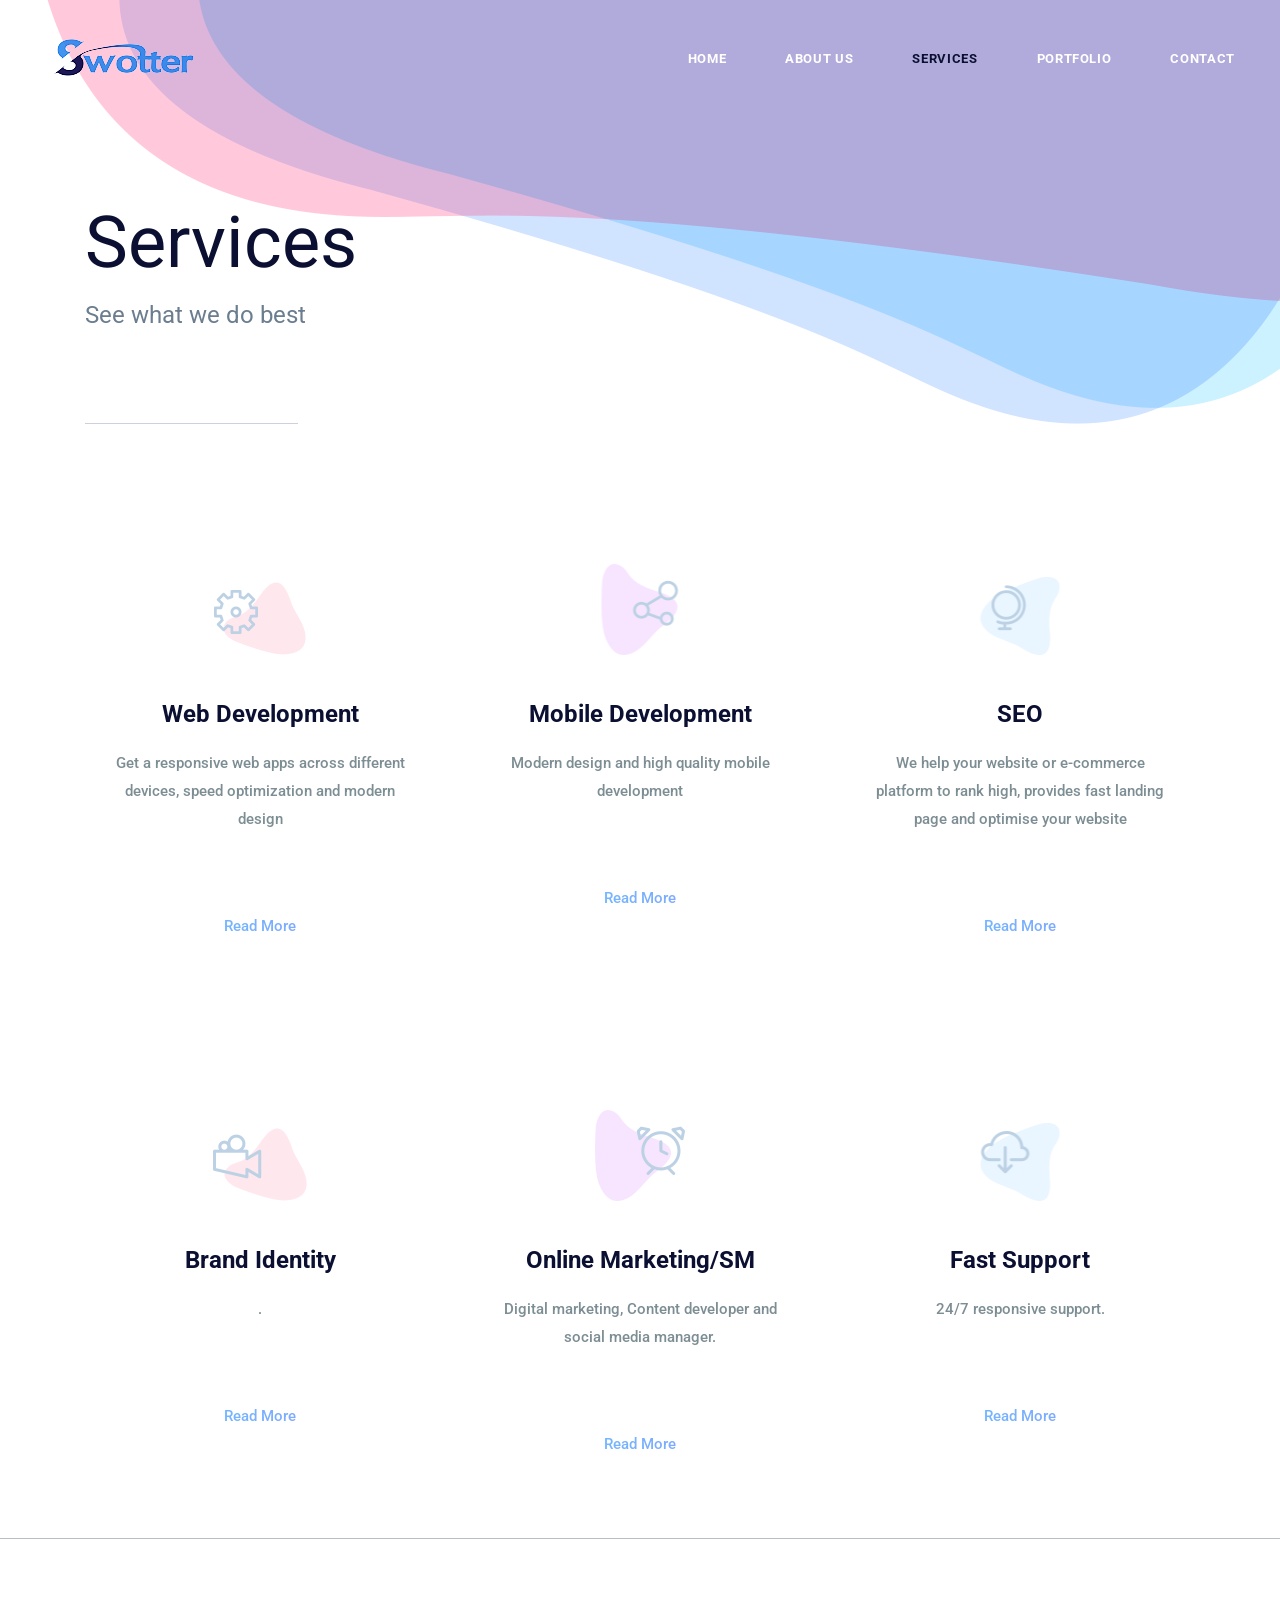
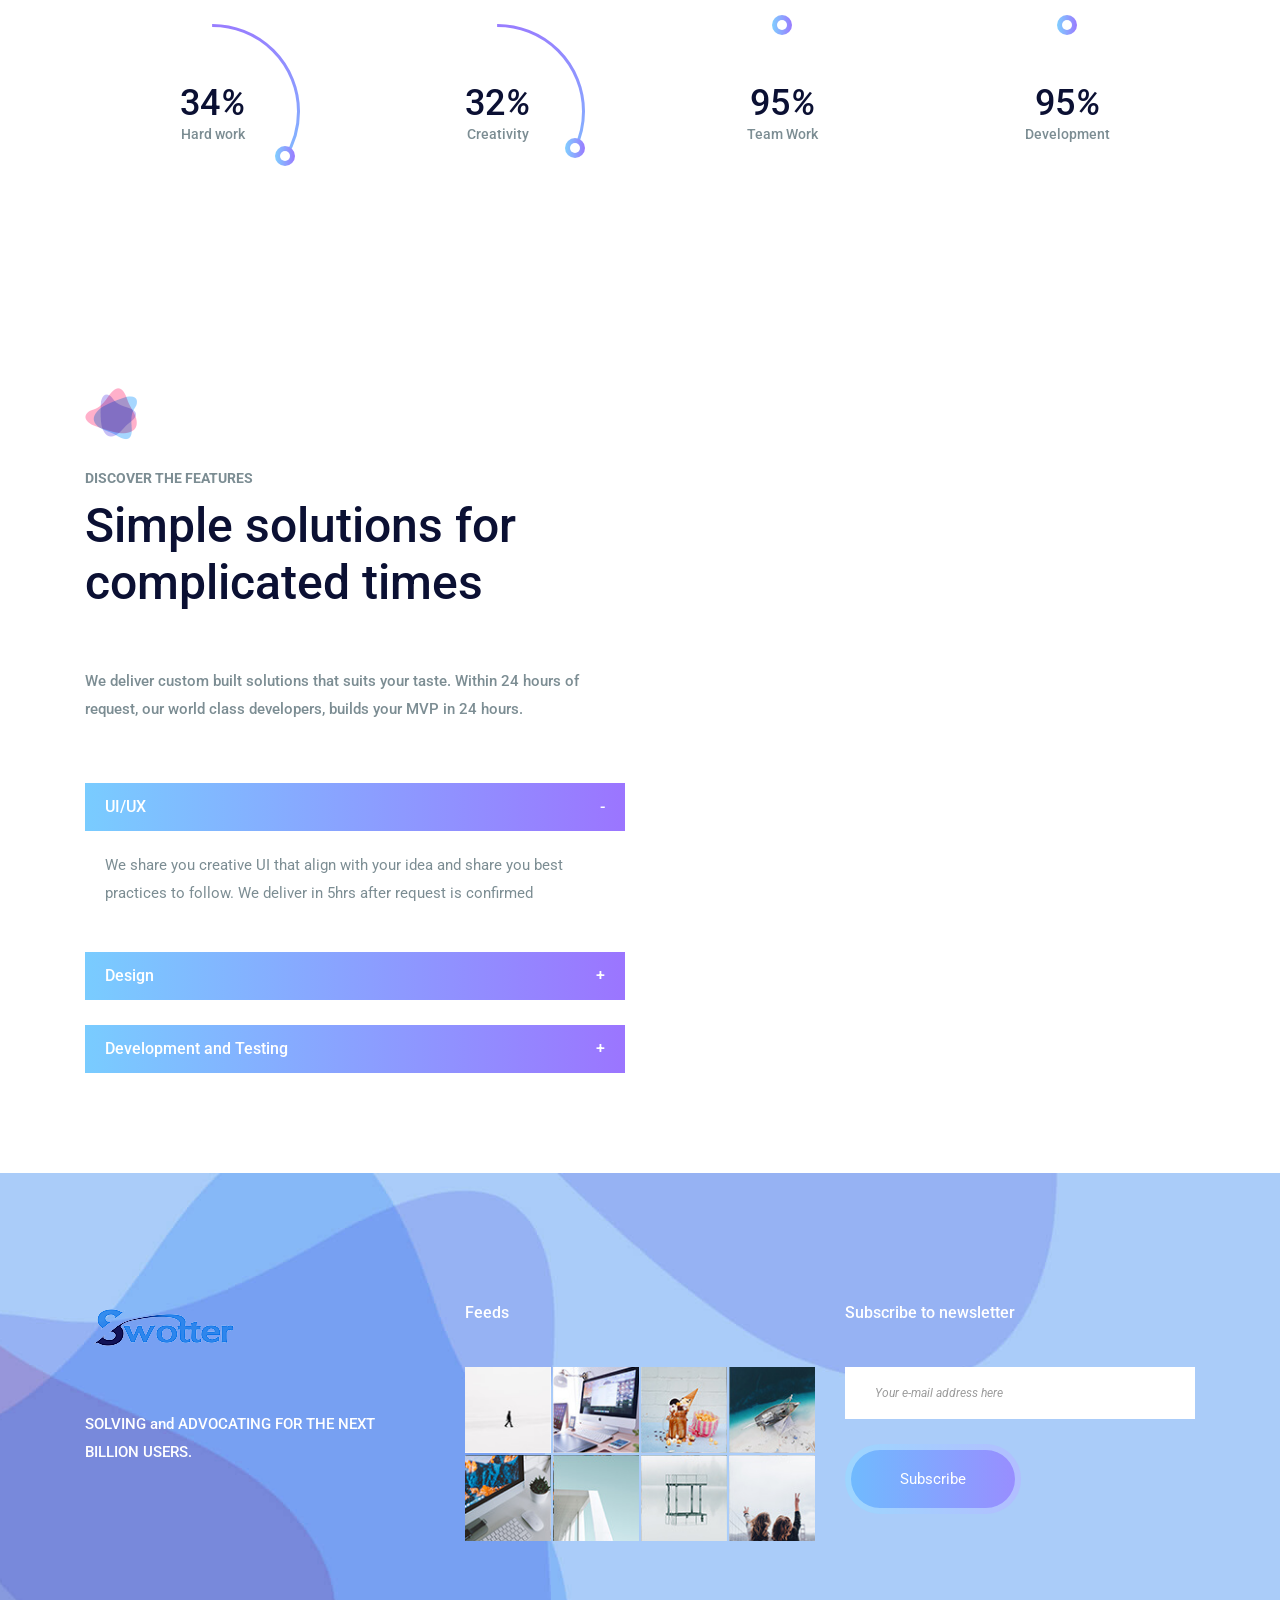
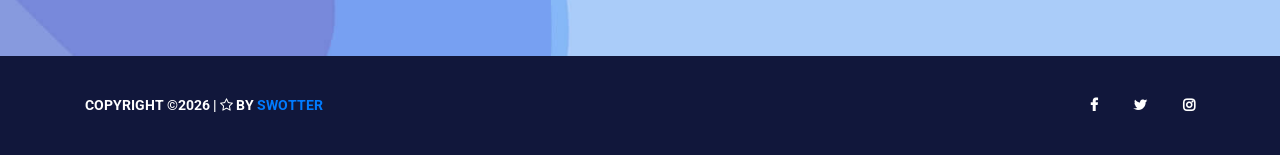
<file: service.html>
<!DOCTYPE html>
<html lang="en">
    <head>
        <meta charset="utf-8">
        <meta http-equiv="X-UA-Compatible" content="IE=edge">
        <meta name="viewport" content="width=device-width, initial-scale=1">
        
        <link rel="icon" href="img/fav-icon.png" type="image/x-icon" />
        <!-- The above 3 meta tags *must* come first in the head; any other head content must come *after* these tags -->
        <title>Sierra</title>

        <!-- Icon css link -->
        <link href="css/font-awesome.min.css" rel="stylesheet">
        <!-- Bootstrap -->
        <link href="css/bootstrap.min.css" rel="stylesheet">
        
        <!-- Rev slider css -->
        <link href="vendors/revolution/css/settings.css" rel="stylesheet">
        <link href="vendors/revolution/css/layers.css" rel="stylesheet">
        <link href="vendors/revolution/css/navigation.css" rel="stylesheet">
        
        <!-- Extra plugin css -->
        <link href="vendors/owl-carousel/owl.carousel.min.css" rel="stylesheet">
        <link href="vendors/magnify-popup/magnific-popup.css" rel="stylesheet">
        
        
        <link href="css/style.css" rel="stylesheet">
        <link href="css/responsive.css" rel="stylesheet">

        <!-- HTML5 shim and Respond.js for IE8 support of HTML5 elements and media queries -->
        <!-- WARNING: Respond.js doesn't work if you view the page via file:// -->
        <!--[if lt IE 9]>
        <script src="https://oss.maxcdn.com/html5shiv/3.7.3/html5shiv.min.js"></script>
        <script src="https://oss.maxcdn.com/respond/1.4.2/respond.min.js"></script>
        <![endif]-->
    </head>
    <body>
        
        <!--================Header Menu Area =================-->
        <header class="main_menu_area">
            <nav class="navbar navbar-expand-lg navbar-light bg-light">
                <a class="navbar-brand" href="#"><img src="img/logo.png" alt=""></a>
                <button class="navbar-toggler" type="button" data-toggle="collapse" data-target="#navbarSupportedContent" aria-controls="navbarSupportedContent" aria-expanded="false" aria-label="Toggle navigation">
                    <span></span>
                    <span></span>
                    <span></span>
                </button>

                <div class="collapse navbar-collapse" id="navbarSupportedContent">
                    <ul class="navbar-nav">
                        <li class="nav-item"><a class="nav-link" href="index.html">Home</a></li>
                        <li class="nav-item"><a class="nav-link" href="about-us.html">About Us</a></li>
                        <li class="nav-item active"><a class="nav-link" href="service.html">Services</a></li>
                        <li class="nav-item"><a class="nav-link" href="portfolio.html">Portfolio</a></li>

                        <li class="nav-item"><a class="nav-link" href="contact.html">Contact</a></li>
                    </ul>
                </div>
            </nav>
        </header>
        <!--================End Header Menu Area =================-->
        
        <!--================Banner Area =================-->
        <section class="banner_area">
            <div class="container">
                <div class="banner_inner_text">
                    <h2>Services</h2>
                    <p>See what we do best</p>
                </div>
            </div>
        </section>
        <!--================End Banner Area =================-->
        
        <!--================End Banner Area =================-->
        <section class="service_feature">
            <div class="container">
                <div class="row feature_inner">
                    <div class="col-lg-4 col-sm-6">
                        <div class="feature_item">
                            <div class="f_icon">
                                <img src="img/icon/f-icon-1.png" alt="">
                            </div>
                            <h4>Web Development</h4>
                            <p>Get a responsive web apps across different devices, speed optimization and modern design </p>
                            <a class="more_btn" href="#">Read More</a>
                        </div>
                    </div>
                    <div class="col-lg-4 col-sm-6">
                        <div class="feature_item">
                            <div class="f_icon">
                                <img src="img/icon/f-icon-2.png" alt="">
                            </div>
                            <h4>Mobile Development </h4>
                            <p>Modern design and high quality mobile development </p>
                            <a class="more_btn" href="#">Read More</a>
                        </div>
                    </div>
                    <div class="col-lg-4 col-sm-6">
                        <div class="feature_item">
                            <div class="f_icon">
                                <img src="img/icon/f-icon-3.png" alt="">
                            </div>
                            <h4>SEO</h4>
                            <p>We help your website or e-commerce platform to rank high, provides fast landing page and optimise your website </p>
                            <a class="more_btn" href="#">Read More</a>
                        </div>
                    </div>
                    <div class="col-lg-4 col-sm-6">
                        <div class="feature_item">
                            <div class="f_icon">
                                <img src="img/icon/f-icon-4.png" alt="">
                            </div>
                            <h4>Brand Identity</h4>
                            <p>. </p>
                            <a class="more_btn" href="#">Read More</a>
                        </div>
                    </div>
                    <div class="col-lg-4 col-sm-6">
                        <div class="feature_item">
                            <div class="f_icon">
                                <img src="img/icon/f-icon-5.png" alt="">
                            </div>
                            <h4>Online Marketing/SM</h4>
                            <p>Digital marketing, Content developer and social media manager.  </p>
                            <a class="more_btn" href="#">Read More</a>
                        </div>
                    </div>
                    <div class="col-lg-4 col-sm-6">
                        <div class="feature_item">
                            <div class="f_icon">
                                <img src="img/icon/f-icon-6.png" alt="">
                            </div>
                            <h4>Fast Support</h4>
                            <p>24/7 responsive support. </p>
                            <a class="more_btn" href="#">Read More</a>
                        </div>
                    </div>
                </div>
            </div>
        </section>
        <!--================End Banner Area =================-->
        
        <!--================Circle Chart Area =================-->
        <section class="circle_chart_area">
            <div class="container">
                <div class="row">
                    <div class="col-lg-3 col-sm-6">
                        <div class="circle_progress circular style-polygon" data-percentage="98" data-thickness="3" data-reverse="true" data-empty-fill="transparent" data-start-color="#987dff" data-end-color="#7acaff">
                            <div class="circle_progress_inner">
                                <strong></strong>
                                <span class="percentage"></span>
                                <h4>Hard work</h4>
                            </div> 
                        </div>
                    </div>
                    <div class="col-lg-3 col-sm-6">
                        <div class="circle_progress circular style-polygon" data-percentage="93" data-thickness="3" data-reverse="true" data-empty-fill="transparent" data-start-color="#987dff" data-end-color="#7acaff">
                            <div class="circle_progress_inner">
                                <strong></strong>
                                <span class="percentage"></span>
                                <h4>Creativity</h4>
                            </div> 
                        </div>
                    </div>
                    <div class="col-lg-3 col-sm-6">
                        <div class="circle_progress circular style-polygon" data-percentage="95" data-thickness="3" data-reverse="true" data-empty-fill="transparent" data-start-color="#987dff" data-end-color="#7acaff">
                            <div class="circle_progress_inner">
                                <strong></strong>
                                <span class="percentage"></span>
                                <h4>Team Work</h4>
                            </div> 
                        </div>
                    </div>
                    <div class="col-lg-3 col-sm-6">
                        <div class="circle_progress circular style-polygon" data-percentage="95" data-thickness="3" data-reverse="true" data-empty-fill="transparent" data-start-color="#987dff" data-end-color="#7acaff">
                            <div class="circle_progress_inner">
                                <strong></strong>
                                <span class="percentage"></span>
                                <h4>Development</h4>
                            </div> 
                        </div>
                    </div>
                </div>
            </div>
        </section>
        <!--================End Circle Chart Area =================-->
        
        <!--================Service Solution Area =================-->
        <section class="service_solution_area p_100">
            <div class="container">
                <div class="row s_solution_inner">
                    <div class="col-lg-6">
                        <div class="s_solution_item">
                            <div class="l_title">
                                <img src="img/icon/title-icon.png" alt="">
                                <h6>Discover the features</h6>
                                <h2>Simple solutions for complicated times</h2>
                            </div>
                            <p>We deliver custom built solutions that suits your taste. Within 24 hours of request, our world class developers, builds your MVP in 24 hours. </p>
                            <div id="accordion" role="tablist" class="solution_collaps">
                                <div class="card">
                                    <div class="card-header" role="tab" id="headingOne">
                                        <h5 class="mb-0">
                                            <a data-toggle="collapse" href="#collapseOne" aria-expanded="true" aria-controls="collapseOne">
                                           UI/UX
                                            <i class="minus">-</i>
                                            <i class="plus">+</i>
                                            </a>
                                        </h5>
                                    </div>

                                    <div id="collapseOne" class="collapse show" role="tabpanel" aria-labelledby="headingOne" data-parent="#accordion">
                                        <div class="card-body">
                                            <p>We share you creative UI that align with your idea and share you best practices to follow. We deliver in 5hrs after request is confirmed </p>
                                        </div>
                                    </div>
                                </div>
                                <div class="card">
                                    <div class="card-header" role="tab" id="headingTwo">
                                        <h5 class="mb-0">
                                            <a class="collapsed" data-toggle="collapse" href="#collapseTwo" aria-expanded="false" aria-controls="collapseTwo">
                                            Design
                                            <i class="minus">-</i>
                                            <i class="plus">+</i>
                                            </a>
                                        </h5>
                                    </div>
                                    <div id="collapseTwo" class="collapse" role="tabpanel" aria-labelledby="headingTwo" data-parent="#accordion">
                                        <div class="card-body">
                                            <p> We develop awesome responsive and modern design that is suitable for all devices and platforms. Just in 24hrs after request </p>
                                        </div>
                                    </div>
                                </div>
                                <div class="card">
                                    <div class="card-header" role="tab" id="headingThree">
                                        <h5 class="mb-0">
                                            <a class="collapsed" data-toggle="collapse" href="#collapseThree" aria-expanded="false" aria-controls="collapseThree">
                                             Development and Testing
                                            <i class="minus">-</i>
                                            <i class="plus">+</i>
                                            </a>
                                        </h5>
                                    </div>
                                    <div id="collapseThree" class="collapse" role="tabpanel" aria-labelledby="headingThree" data-parent="#accordion">
                                        <div class="card-body">
                                            <p> We build according to best practices and constant testing follows after your MVP </p>
                                        </div>
                                    </div>
                                </div>
                            </div>
                        </div>
                    </div>
                </div>
            </div>
        </section>
        <!--================End Service Solution Area =================-->
           
        <!--================Footer Area =================-->
        <footer class="footr_area">
            <div class="footer_widget_area">
                <div class="container">
                    <div class="row footer_widget_inner">
                        <div class="col-lg-4 col-sm-6">
                            <aside class="f_widget f_about_widget">
                                <img src="img/footer-logo.png" alt="">
                                <p>SOLVING and ADVOCATING FOR THE NEXT BILLION USERS.</p>
                            </aside>
                        </div>
                        <div class="col-lg-4 col-sm-6">
                            <aside class="f_widget f_insta_widget">
                                <div class="f_title">
                                    <h3>Feeds</h3>
                                </div>
                                <ul>
                                    <li><a href="#"><img src="img/instagram/ins-1.jpg" alt=""></a></li>
                                    <li><a href="#"><img src="img/instagram/ins-2.jpg" alt=""></a></li>
                                    <li><a href="#"><img src="img/instagram/ins-3.jpg" alt=""></a></li>
                                    <li><a href="#"><img src="img/instagram/ins-4.jpg" alt=""></a></li>
                                    <li><a href="#"><img src="img/instagram/ins-5.jpg" alt=""></a></li>
                                    <li><a href="#"><img src="img/instagram/ins-6.jpg" alt=""></a></li>
                                    <li><a href="#"><img src="img/instagram/ins-7.jpg" alt=""></a></li>
                                    <li><a href="#"><img src="img/instagram/ins-8.jpg" alt=""></a></li>
                                </ul>
                            </aside>
                        </div>
                        <div class="col-lg-4 col-sm-6">
                            <aside class="f_widget f_subs_widget">
                                <div class="f_title">
                                    <h3>Subscribe to newsletter</h3>
                                </div>
                                <div class="input-group">
                                    <input type="text" class="form-control" placeholder="Your e-mail address here" aria-label="Your e-mail address here">
                                    <span class="input-group-btn">
                                        <button class="btn btn-secondary submit_btn" type="button">Subscribe</button>
                                    </span>
                                </div>
                            </aside>
                        </div>
                    </div>
                </div>
            </div>
            <div class="footer_copyright" style="color:white; font-weight:bold;">
                <div class="container">
                    <div class="float-sm-left">
                        <h5 style="color:white; font-weight:bold;"><!-- Link back to Colorlib can't be removed. Template is licensed under CC BY 3.0. -->
Copyright &copy;<script>document.write(new Date().getFullYear());</script> | <i class="fa fa-star-o" aria-hidden="true"></i> by <a href="" target="_blank">Swotter </a>
<!-- Link back to Colorlib can't be removed. Template is licensed under CC BY 3.0. --></h5>
                    </div>
                    <div class="float-sm-right" >
                        <ul>
                            <li><a href="https://www.facebook.com/Swotter-421909631736637/"><i class="fa fa-facebook whiteiconfontcolor"></i></a></li>
                            <li><a href="https://twitter.com/swotterbot"><i class="fa fa-twitter whiteiconfontcolor"></i></a></li>
                            <li><a href="https://www.instagram.com/swotterbot/"><i class="fa fa-instagram whiteiconfontcolor"></i></a></li>
                        </ul>
                    </div>
                </div>
            </div>
        </footer>
        <!--================End Footer Area =================-->
        
        
        
        
        
        <!-- jQuery (necessary for Bootstrap's JavaScript plugins) -->
        <script src="js/jquery-3.2.1.min.js"></script>
        <!-- Include all compiled plugins (below), or include individual files as needed -->
        <script src="js/popper.min.js"></script>
        <script src="js/bootstrap.min.js"></script>
        <!-- Rev slider js -->
        <script src="vendors/revolution/js/jquery.themepunch.tools.min.js"></script>
        <script src="vendors/revolution/js/jquery.themepunch.revolution.min.js"></script>
        <script src="vendors/revolution/js/extensions/revolution.extension.actions.min.js"></script>
        <script src="vendors/revolution/js/extensions/revolution.extension.video.min.js"></script>
        <script src="vendors/revolution/js/extensions/revolution.extension.slideanims.min.js"></script>
        <script src="vendors/revolution/js/extensions/revolution.extension.layeranimation.min.js"></script>
        <script src="vendors/revolution/js/extensions/revolution.extension.navigation.min.js"></script>
        <script src="vendors/revolution/js/extensions/revolution.extension.slideanims.min.js"></script>
        <!-- Extra plugin css -->
        <script src="vendors/counterup/jquery.waypoints.min.js"></script>
        <script src="vendors/counterup/jquery.counterup.min.js"></script> 
        <script src="vendors/counterup/apear.js"></script>
        <script src="vendors/counterup/countto.js"></script>
        <script src="vendors/owl-carousel/owl.carousel.min.js"></script>
        <script src="vendors/magnify-popup/jquery.magnific-popup.min.js"></script>
        <script src="js/smoothscroll.js"></script>
        <script src="vendors/circle-bar/circle-progress.min.js"></script>
        <script src="vendors/circle-bar/plugins.js"></script>
        
        <script src="js/circle-active.js"></script>
        <script src="js/theme.js"></script>
    </body>
</html>
</file>
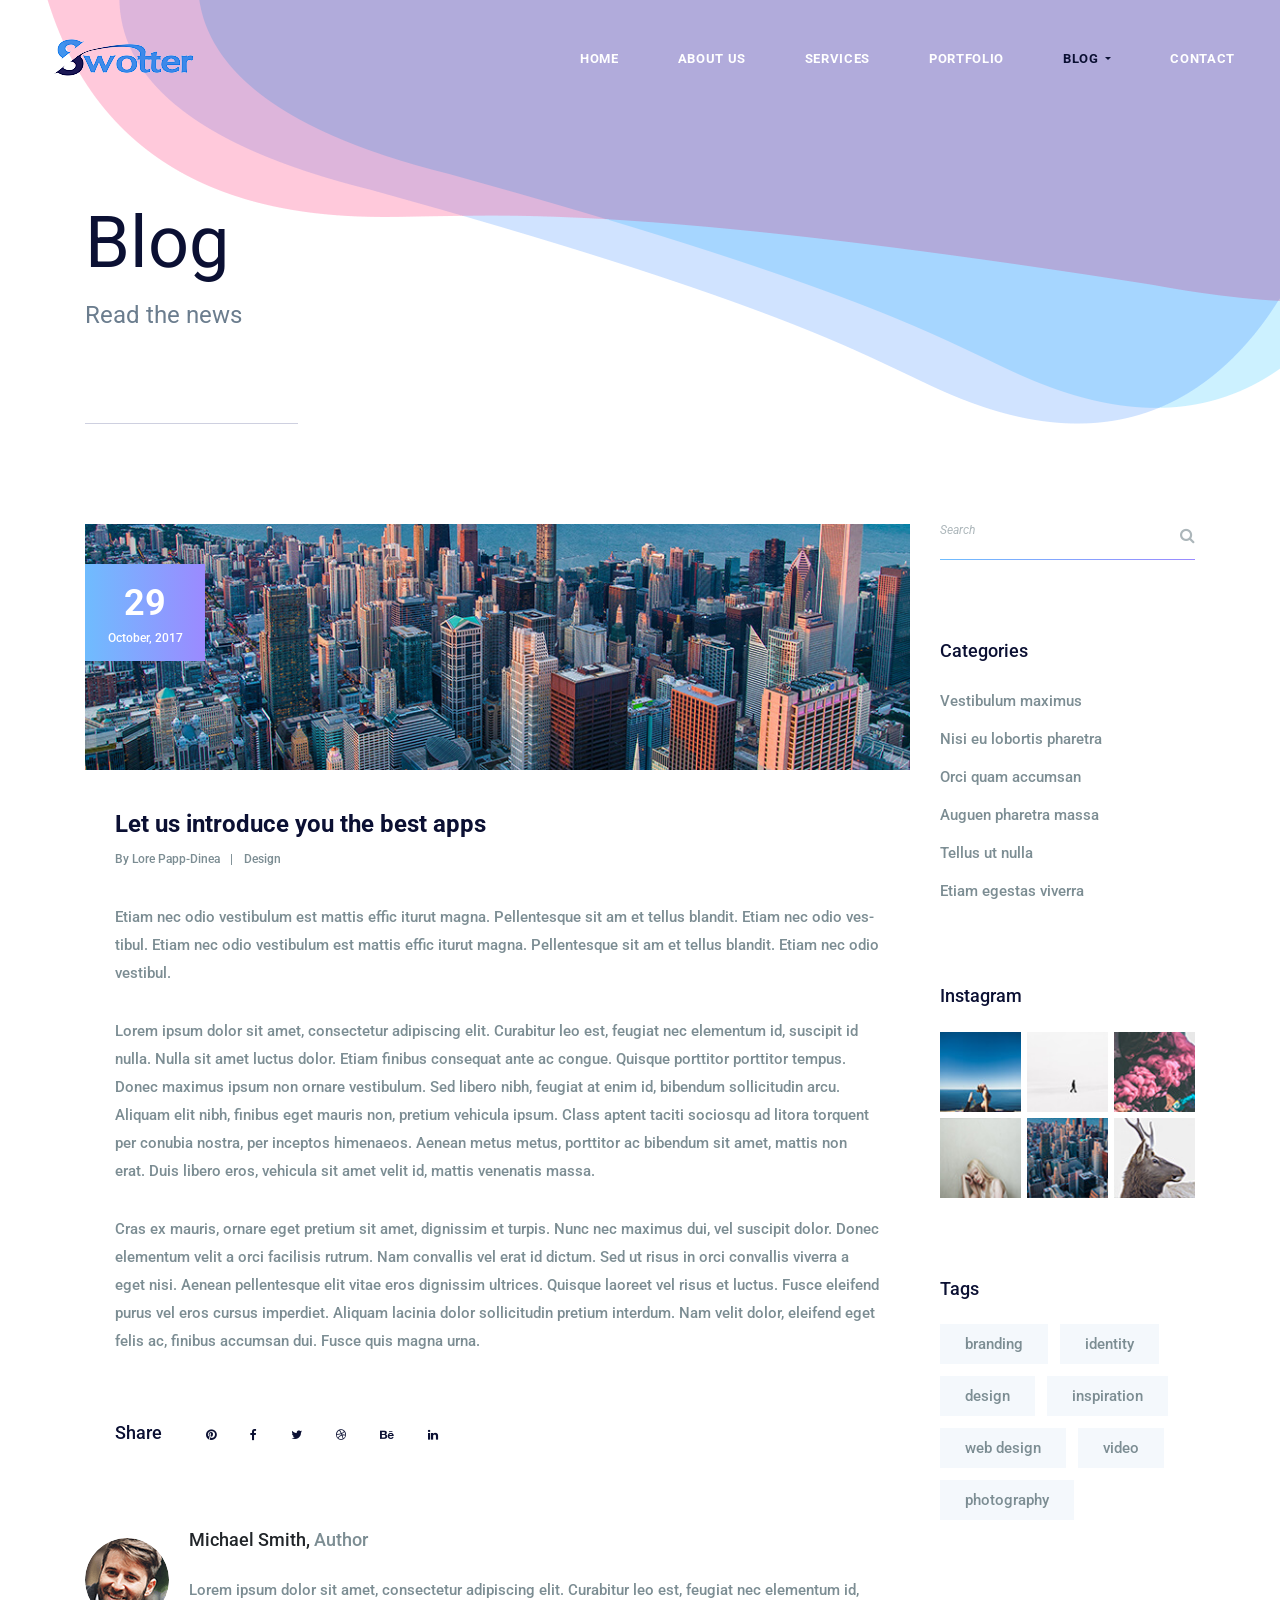
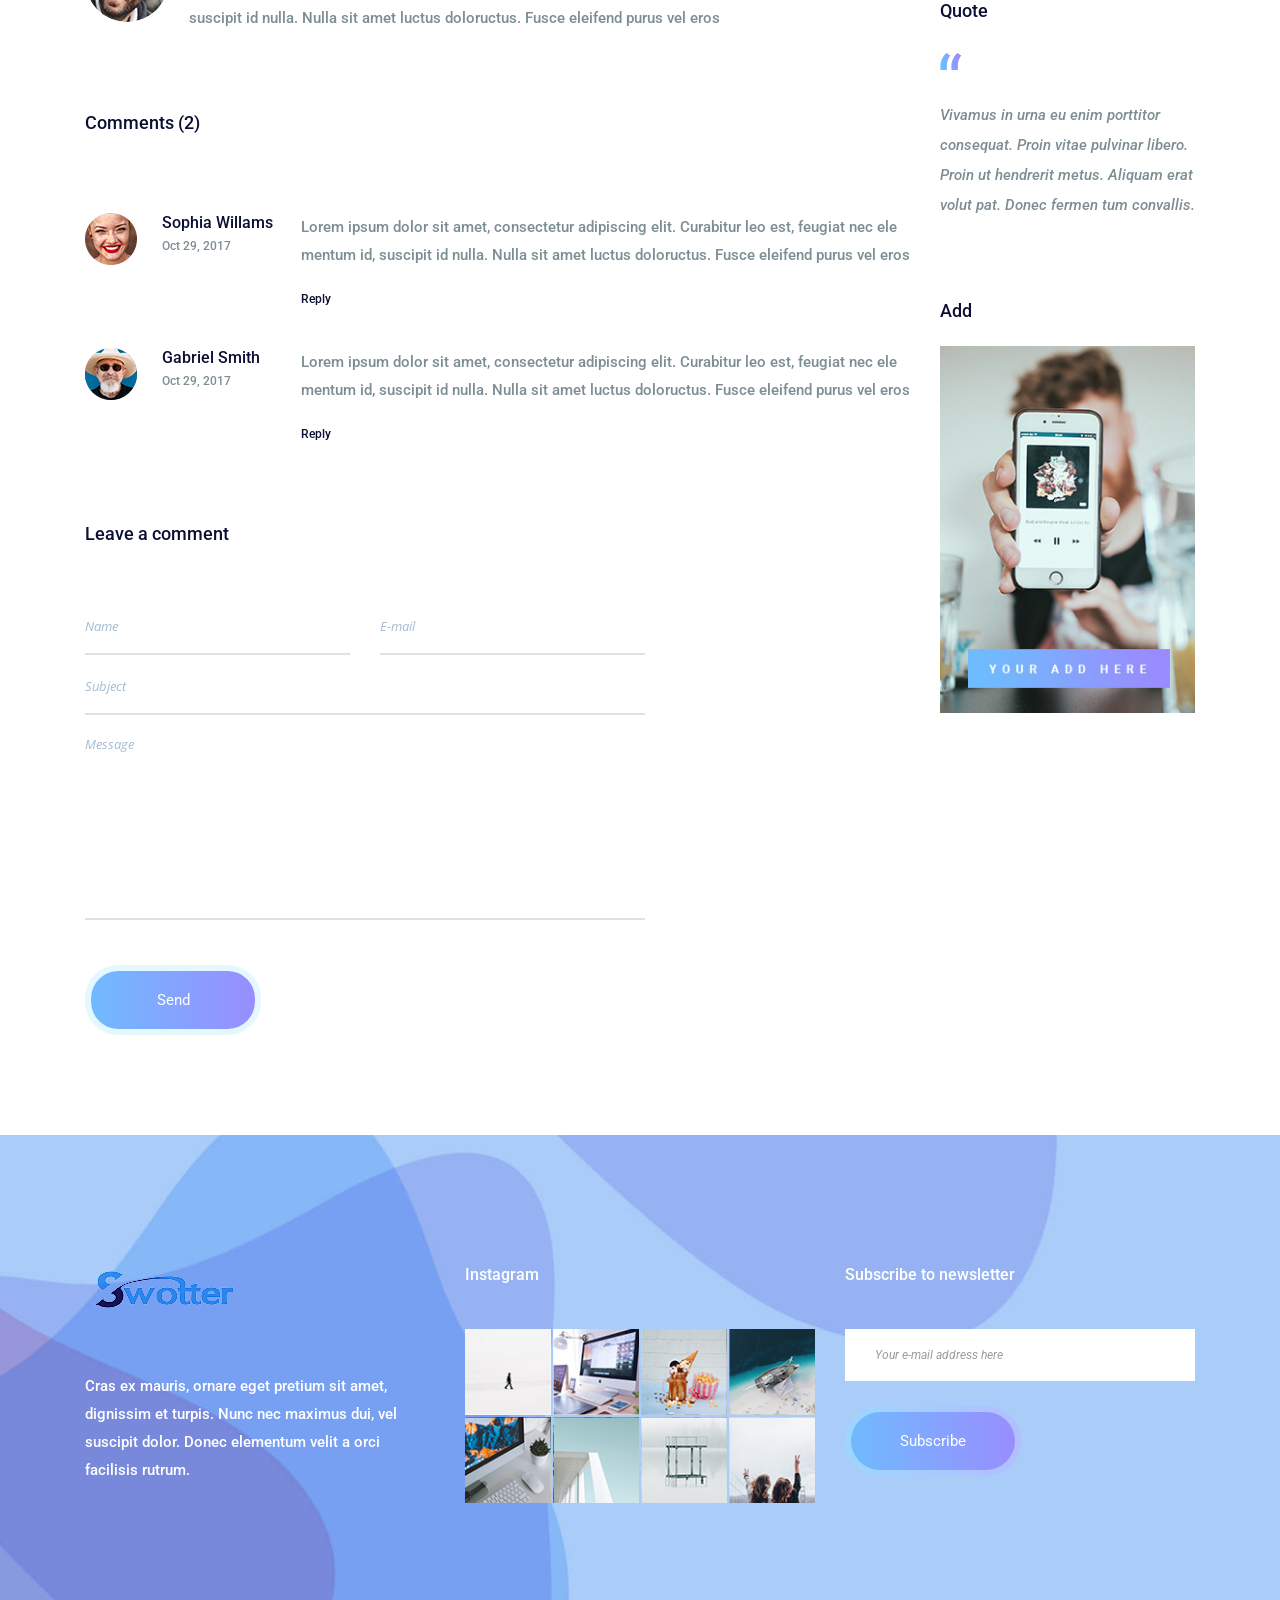
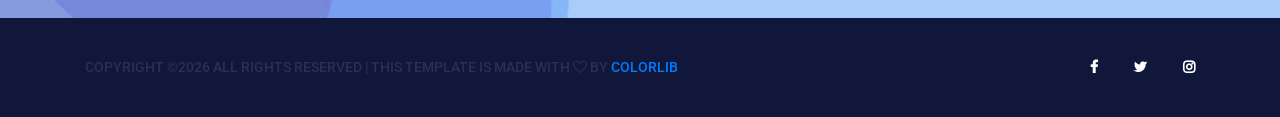
<file: single-blog.html>
<!DOCTYPE html>
<html lang="en">
    <head>
        <meta charset="utf-8">
        <meta http-equiv="X-UA-Compatible" content="IE=edge">
        <meta name="viewport" content="width=device-width, initial-scale=1">
        
        <link rel="icon" href="img/fav-icon.png" type="image/x-icon" />
        <!-- The above 3 meta tags *must* come first in the head; any other head content must come *after* these tags -->
        <title>Sierra</title>

        <!-- Icon css link -->
        <link href="css/font-awesome.min.css" rel="stylesheet">
        <!-- Bootstrap -->
        <link href="css/bootstrap.min.css" rel="stylesheet">
        
        <!-- Rev slider css -->
        <link href="vendors/revolution/css/settings.css" rel="stylesheet">
        <link href="vendors/revolution/css/layers.css" rel="stylesheet">
        <link href="vendors/revolution/css/navigation.css" rel="stylesheet">
        
        <!-- Extra plugin css -->
        <link href="vendors/owl-carousel/owl.carousel.min.css" rel="stylesheet">
        <link href="vendors/magnify-popup/magnific-popup.css" rel="stylesheet">
        
        
        <link href="css/style.css" rel="stylesheet">
        <link href="css/responsive.css" rel="stylesheet">

        <!-- HTML5 shim and Respond.js for IE8 support of HTML5 elements and media queries -->
        <!-- WARNING: Respond.js doesn't work if you view the page via file:// -->
        <!--[if lt IE 9]>
        <script src="https://oss.maxcdn.com/html5shiv/3.7.3/html5shiv.min.js"></script>
        <script src="https://oss.maxcdn.com/respond/1.4.2/respond.min.js"></script>
        <![endif]-->
    </head>
    <body>
        
        <!--================Header Menu Area =================-->
        <header class="main_menu_area">
            <nav class="navbar navbar-expand-lg navbar-light bg-light">
                <a class="navbar-brand" href="#"><img src="img/logo.png" alt=""></a>
                <button class="navbar-toggler" type="button" data-toggle="collapse" data-target="#navbarSupportedContent" aria-controls="navbarSupportedContent" aria-expanded="false" aria-label="Toggle navigation">
                    <span></span>
                    <span></span>
                    <span></span>
                </button>

                <div class="collapse navbar-collapse" id="navbarSupportedContent">
                    <ul class="navbar-nav">
                        <li class="nav-item"><a class="nav-link" href="index.html">Home</a></li>
                        <li class="nav-item"><a class="nav-link" href="about-us.html">About Us</a></li>
                        <li class="nav-item"><a class="nav-link" href="service.html">Services</a></li>
                        <li class="nav-item"><a class="nav-link" href="portfolio.html">Portfolio</a></li>
                        <li class="nav-item dropdown submenu active">
                            <a class="nav-link dropdown-toggle" href="#" id="navbarDropdown" role="button" data-toggle="dropdown" aria-haspopup="true" aria-expanded="false">
                            Blog
                            </a>
                            <ul class="dropdown-menu" aria-labelledby="navbarDropdown">
                                <li class="nav-item"><a class="nav-link" href="blog.html">Blog</a></li>
                                <li class="nav-item"><a class="nav-link" href="single-blog.html">Blog Details</a></li>
                                <li class="nav-item"><a class="nav-link" href="elements.html">Elements</a></li>
                            </ul>
                        </li>
                        <li class="nav-item"><a class="nav-link" href="contact.html">Contact</a></li>
                    </ul>
                </div>
            </nav>
        </header>
        <!--================End Header Menu Area =================-->
        
        <!--================Banner Area =================-->
        <section class="banner_area">
            <div class="container">
                <div class="banner_inner_text">
                    <h2>Blog</h2>
                    <p>Read the news</p>
                </div>
            </div>
        </section>
        <!--================End Banner Area =================-->
        
        <!--================Blog Main Area =================-->
        <section class="blog_main_area p_100">
            <div class="container">
                <div class="row">
                    <div class="col-lg-9">
                        <div class="single_blog_inner">
                            <div class="s_blog_main">
                                <div class="blog_img">
                                    <img class="img-fluid" src="img/blog/blog-1.jpg" alt="">
                                    <div class="blog_date">
                                        <h4>29</h4>
                                        <h5>October, 2017</h5>
                                    </div>
                                </div>
                                <div class="blog_text">
                                    <a href="#"><h4>Let us introduce you the best apps</h4></a>
                                    <div class="blog_author">
                                        <a href="#">By Lore Papp-Dinea</a>
                                        <a href="#">Design</a>
                                    </div>
                                    <p>Etiam nec odio vestibulum est mattis effic iturut magna. Pellentesque sit am et tellus blandit. Etiam nec odio ves-tibul. Etiam nec odio vestibulum est mattis effic iturut magna. Pellentesque sit am et tellus blandit. Etiam nec odio vestibul. </p>
                                    <p> Lorem ipsum dolor sit amet, consectetur adipiscing elit. Curabitur leo est, feugiat nec elementum id, suscipit id nulla. Nulla sit amet luctus dolor. Etiam finibus consequat ante ac congue. Quisque porttitor porttitor tempus. Donec maximus ipsum non ornare vestibulum. Sed libero nibh, feugiat at enim id, bibendum sollicitudin arcu. Aliquam elit nibh, finibus eget mauris non, pretium vehicula ipsum. Class aptent taciti sociosqu ad litora torquent per conubia nostra, per inceptos himenaeos. Aenean metus metus, porttitor ac bibendum sit amet, mattis non erat. Duis libero eros, vehicula sit amet velit id, mattis venenatis massa.</p>
                                    <p>Cras ex mauris, ornare eget pretium sit amet, dignissim et turpis. Nunc nec maximus dui, vel suscipit dolor. Donec elementum velit a orci facilisis rutrum. Nam convallis vel erat id dictum. Sed ut risus in orci convallis viverra a eget nisi. Aenean pellentesque elit vitae eros dignissim ultrices. Quisque laoreet vel risus et luctus. Fusce eleifend purus vel eros cursus imperdiet. Aliquam lacinia dolor sollicitudin pretium interdum. Nam velit dolor, eleifend eget felis ac, finibus accumsan dui. Fusce quis magna urna. </p>
                                </div>
                            </div>
                            <div class="s_blog_social">
                                <h3>Share</h3>
                                <ul>
                                    <li><a href="#"><i class="fa fa-pinterest" aria-hidden="true"></i></a></li>
                                    <li><a href="#"><i class="fa fa-facebook" aria-hidden="true"></i></a></li>
                                    <li><a href="#"><i class="fa fa-twitter" aria-hidden="true"></i></a></li>
                                    <li><a href="#"><i class="fa fa-dribbble" aria-hidden="true"></i></a></li>
                                    <li><a href="#"><i class="fa fa-behance" aria-hidden="true"></i></a></li>
                                    <li><a href="#"><i class="fa fa-linkedin" aria-hidden="true"></i></a></li>
                                </ul>
                            </div>
                            <div class="blog_author">
                                <div class="media">
                                    <div class="d-flex">
                                        <img class="rounded-circle" src="img/blog/blog-author.png" alt="">
                                    </div>
                                    <div class="media-body">
                                        <h4>Michael Smith, <span>Author</span></h4>
                                        <p> Lorem ipsum dolor sit amet, consectetur adipiscing elit. Curabitur leo est, feugiat nec elementum id, suscipit id nulla. Nulla sit amet luctus doloructus. Fusce eleifend purus vel eros </p>
                                    </div>
                                </div>
                            </div>
                            <div class="blog_comment">
                                <h3>Comments (2)</h3>
                                <div class="media">
                                    <img src="img/comment/comment-1.png" alt="">
                                    <div class="d-flex">
                                        <h4>Sophia Willams</h4>
                                        <h5>Oct 29, 2017</h5>
                                    </div>
                                    <div class="media-body">
                                        <p>Lorem ipsum dolor sit amet, consectetur adipiscing elit. Curabitur leo est, feugiat nec ele mentum id, suscipit id nulla. Nulla sit amet luctus doloructus. Fusce eleifend purus vel eros</p>
                                        <a href="#">Reply</a>
                                    </div>
                                </div>
                                <div class="media">
                                    <img src="img/comment/comment-2.png" alt="">
                                    <div class="d-flex">
                                        <h4>Gabriel Smith</h4>
                                        <h5>Oct 29, 2017</h5>
                                    </div>
                                    <div class="media-body">
                                        <p>Lorem ipsum dolor sit amet, consectetur adipiscing elit. Curabitur leo est, feugiat nec ele mentum id, suscipit id nulla. Nulla sit amet luctus doloructus. Fusce eleifend purus vel eros</p>
                                        <a href="#">Reply</a>
                                    </div>
                                </div>
                            </div>
                            <div class="blog_comment_form">
                                <h3>Leave a comment</h3>
                                <form class="row contact_us_form" action="contact_process.php" method="post" id="contactForm" novalidate="novalidate">
                                    <div class="form-group col-sm-6">
                                        <input type="text" class="form-control" id="name" name="name" placeholder="Name">
                                    </div>
                                    <div class="form-group col-sm-6">
                                        <input type="email" class="form-control" id="email" name="email" placeholder="E-mail">
                                    </div>
                                    <div class="form-group col-sm-12">
                                        <input type="text" class="form-control" id="subject" name="subject" placeholder="Subject">
                                    </div>
                                    <div class="form-group col-sm-12">
                                        <textarea class="form-control" name="message" id="message" rows="1" placeholder="Message"></textarea>
                                    </div>
                                    <div class="form-group col-sm-12">
                                        <button type="submit" value="submit" class="btn submit_btn form-control">Send</button>
                                    </div>
                                </form>
                            </div>
                        </div>
                    </div>
                    <div class="col-lg-3">
                        <div class="blog_right_sidebar">
                            <aside class="r_widget search_widget">
                                <div class="input-group">
                                    <input type="text" class="form-control" placeholder="Search" aria-label="Search">
                                    <span class="input-group-btn">
                                        <button class="btn btn-secondary" type="button"><i class="fa fa-search"></i></button>
                                    </span>
                                </div>
                            </aside>
                            <aside class="r_widget categories_widget">
                                <div class="r_w_title">
                                    <h3>Categories</h3>
                                </div>
                                <ul>
                                    <li><a href="#">Vestibulum maximus</a></li>
                                    <li><a href="#">Nisi eu lobortis pharetra</a></li>
                                    <li><a href="#">Orci quam accumsan</a></li>
                                    <li><a href="#">Auguen pharetra massa</a></li>
                                    <li><a href="#">Tellus ut nulla</a></li>
                                    <li><a href="#"> Etiam egestas viverra </a></li>
                                </ul>
                            </aside>
                            <aside class="r_widget insta_widget">
                                <div class="r_w_title">
                                    <h3>Instagram</h3>
                                </div>
                                <ul>
                                    <li><a href="https://www.instagram.com/?hl=en">
                                        <img class="img-fluid" src="img/instagram/right-instagram/r-in-1.jpg" alt="">
                                    </a></li>
                                    <li><a href="https://www.instagram.com/?hl=en">
                                        <img class="img-fluid" src="img/instagram/right-instagram/r-in-2.jpg" alt="">
                                    </a></li>
                                    <li><a href="https://www.instagram.com/?hl=en">
                                        <img class="img-fluid" src="img/instagram/right-instagram/r-in-3.jpg" alt="">
                                    </a></li>
                                    <li><a href="https://www.instagram.com/?hl=en">
                                        <img class="img-fluid" src="img/instagram/right-instagram/r-in-4.jpg" alt="">
                                    </a></li>
                                    <li><a href="https://www.instagram.com/?hl=en">
                                        <img class="img-fluid" src="img/instagram/right-instagram/r-in-5.jpg" alt="">
                                    </a></li>
                                    <li><a href="https://www.instagram.com/?hl=en">
                                        <img class="img-fluid" src="img/instagram/right-instagram/r-in-6.jpg" alt="">
                                    </a></li>
                                </ul>
                            </aside>
                            <aside class="r_widget tag_widget">
                                <div class="r_w_title">
                                    <h3>Tags</h3>
                                </div>
                                <ul>
                                    <li><a href="#">branding</a></li>
                                    <li><a href="#">identity</a></li>
                                    <li><a href="#">design</a></li>
                                    <li><a href="#">inspiration</a></li>
                                    <li><a href="#">web design</a></li>
                                    <li><a href="#">video</a></li>
                                    <li><a href="#">photography</a></li>
                                </ul>
                            </aside>
                            <aside class="r_widget quote_widget">
                                <div class="r_w_title">
                                    <h3>Quote</h3>
                                </div>
                                <img src="img/icon/quote-icon.png" alt="">
                                <p>Vivamus in urna eu enim porttitor consequat. Proin vitae pulvinar libero. Proin ut hendrerit metus. Aliquam erat volut pat. Donec fermen tum convallis.</p>
                            </aside>
                            <aside class="r_widget add_widget">
                                <div class="r_w_title">
                                    <h3>Add</h3>
                                </div>
                                <img class="img-fluid" src="img/add.jpg" alt="">
                            </aside>
                        </div>
                    </div>
                </div>
            </div>
        </section>
        <!--================End Blog Main Area =================-->
        
        <!--================Footer Area =================-->
        <footer class="footr_area">
            <div class="footer_widget_area">
                <div class="container">
                    <div class="row footer_widget_inner">
                        <div class="col-lg-4 col-sm-6">
                            <aside class="f_widget f_about_widget">
                                <img src="img/footer-logo.png" alt="">
                                <p>Cras ex mauris, ornare eget pretium sit amet, dignissim et turpis. Nunc nec maximus dui, vel suscipit dolor. Donec elementum velit a orci facilisis rutrum.</p>
                            </aside>
                        </div>
                        <div class="col-lg-4 col-sm-6">
                            <aside class="f_widget f_insta_widget">
                                <div class="f_title">
                                    <h3>Instagram</h3>
                                </div>
                                <ul>
                                    <li><a href="#"><img src="img/instagram/ins-1.jpg" alt=""></a></li>
                                    <li><a href="#"><img src="img/instagram/ins-2.jpg" alt=""></a></li>
                                    <li><a href="#"><img src="img/instagram/ins-3.jpg" alt=""></a></li>
                                    <li><a href="#"><img src="img/instagram/ins-4.jpg" alt=""></a></li>
                                    <li><a href="#"><img src="img/instagram/ins-5.jpg" alt=""></a></li>
                                    <li><a href="#"><img src="img/instagram/ins-6.jpg" alt=""></a></li>
                                    <li><a href="#"><img src="img/instagram/ins-7.jpg" alt=""></a></li>
                                    <li><a href="#"><img src="img/instagram/ins-8.jpg" alt=""></a></li>
                                </ul>
                            </aside>
                        </div>
                        <div class="col-lg-4 col-sm-6">
                            <aside class="f_widget f_subs_widget">
                                <div class="f_title">
                                    <h3>Subscribe to newsletter</h3>
                                </div>
                                <div class="input-group">
                                    <input type="text" class="form-control" placeholder="Your e-mail address here" aria-label="Your e-mail address here">
                                    <span class="input-group-btn">
                                        <button class="btn btn-secondary submit_btn" type="button">Subscribe</button>
                                    </span>
                                </div>
                            </aside>
                        </div>
                    </div>
                </div>
            </div>
            <div class="footer_copyright">
                <div class="container">
                    <div class="float-sm-left">
                        <h5><!-- Link back to Colorlib can't be removed. Template is licensed under CC BY 3.0. -->
Copyright &copy;<script>document.write(new Date().getFullYear());</script> All rights reserved | This template is made with <i class="fa fa-heart-o" aria-hidden="true"></i> by <a href="https://colorlib.com" target="_blank">Colorlib</a>
<!-- Link back to Colorlib can't be removed. Template is licensed under CC BY 3.0. --></h5>
                    </div>
                    <div class="float-sm-right">
                        <ul>
                            <li><a href="https://www.facebook.com/Swotter-421909631736637/"><i class="fa fa-facebook whiteiconfontcolor"></i></a></li>
                            <li><a href="https://twitter.com/swotterbot"><i class="fa fa-twitter whiteiconfontcolor"></i></a></li>
                            <li><a href="https://www.instagram.com/swotterbot/"><i class="fa fa-instagram whiteiconfontcolor"></i></a></li>
                        </ul>
                    </div>
                </div>
            </div>
        </footer>
        <!--================End Footer Area =================-->
        
        
        
        
        <!-- jQuery (necessary for Bootstrap's JavaScript plugins) -->
        <script src="js/jquery-3.2.1.min.js"></script>
        <!-- Include all compiled plugins (below), or include individual files as needed -->
        <script src="js/popper.min.js"></script>
        <script src="js/bootstrap.min.js"></script>
        <!-- Rev slider js -->
        <script src="vendors/revolution/js/jquery.themepunch.tools.min.js"></script>
        <script src="vendors/revolution/js/jquery.themepunch.revolution.min.js"></script>
        <script src="vendors/revolution/js/extensions/revolution.extension.actions.min.js"></script>
        <script src="vendors/revolution/js/extensions/revolution.extension.video.min.js"></script>
        <script src="vendors/revolution/js/extensions/revolution.extension.slideanims.min.js"></script>
        <script src="vendors/revolution/js/extensions/revolution.extension.layeranimation.min.js"></script>
        <script src="vendors/revolution/js/extensions/revolution.extension.navigation.min.js"></script>
        <script src="vendors/revolution/js/extensions/revolution.extension.slideanims.min.js"></script>
        <!-- Extra plugin css -->
        <script src="vendors/counterup/jquery.waypoints.min.js"></script>
        <script src="vendors/counterup/jquery.counterup.min.js"></script> 
        <script src="vendors/counterup/apear.js"></script>
        <script src="vendors/counterup/countto.js"></script>
        <script src="vendors/owl-carousel/owl.carousel.min.js"></script>
        <script src="vendors/magnify-popup/jquery.magnific-popup.min.js"></script>
        <script src="js/smoothscroll.js"></script>
        <script src="vendors/circle-bar/circle-progress.min.js"></script>
        <script src="vendors/circle-bar/plugins.js"></script>
        <script src="vendors/isotope/imagesloaded.pkgd.min.js"></script>
        <script src="vendors/isotope/isotope.pkgd.min.js"></script>
        
        <script src="js/circle-active.js"></script>
        <script src="js/theme.js"></script>
    </body>
</html>
</file>
<file: vendors/revolution/css/settings.css>
/*-----------------------------------------------------------------------------

-	Revolution Slider 5.0 Default Style Settings -

Screen Stylesheet

version:   	5.3.1
date:      	07/12/15
author:		themepunch
email:     	info@themepunch.com
website:   	http://www.themepunch.com
-----------------------------------------------------------------------------*/

#debungcontrolls,.debugtimeline{width:100%;box-sizing:border-box}.rev_column,.rev_column .tp-parallax-wrap,.tp-svg-layer svg{vertical-align:top}#debungcontrolls{z-index:100000;position:fixed;bottom:0;height:auto;background:rgba(0,0,0,.6);padding:10px}.debugtimeline{height:10px;position:relative;margin-bottom:3px;display:none;white-space:nowrap}.debugtimeline:hover{height:15px}.the_timeline_tester{background:#e74c3c;position:absolute;top:0;left:0;height:100%;width:0}.debugtimeline.tl_slide .the_timeline_tester{background:#f39c12}.debugtimeline.tl_frame .the_timeline_tester{background:#3498db}.debugtimline_txt{color:#fff;font-weight:400;font-size:7px;position:absolute;left:10px;top:0;white-space:nowrap;line-height:10px}.rtl{direction:rtl}@font-face{font-family:revicons;src:url(../fonts/revicons/revicons.eot?5510888);src:url(../fonts/revicons/revicons.eot?5510888#iefix) format('embedded-opentype'),url(../fonts/revicons/revicons.woff?5510888) format('woff'),url(../fonts/revicons/revicons.ttf?5510888) format('truetype'),url(../fonts/revicons/revicons.svg?5510888#revicons) format('svg');font-weight:400;font-style:normal}[class*=" revicon-"]:before,[class^=revicon-]:before{font-family:revicons;font-style:normal;font-weight:400;speak:none;display:inline-block;text-decoration:inherit;width:1em;margin-right:.2em;text-align:center;font-variant:normal;text-transform:none;line-height:1em;margin-left:.2em}.revicon-search-1:before{content:'\e802'}.revicon-pencil-1:before{content:'\e831'}.revicon-picture-1:before{content:'\e803'}.revicon-cancel:before{content:'\e80a'}.revicon-info-circled:before{content:'\e80f'}.revicon-trash:before{content:'\e801'}.revicon-left-dir:before{content:'\e817'}.revicon-right-dir:before{content:'\e818'}.revicon-down-open:before{content:'\e83b'}.revicon-left-open:before{content:'\e819'}.revicon-right-open:before{content:'\e81a'}.revicon-angle-left:before{content:'\e820'}.revicon-angle-right:before{content:'\e81d'}.revicon-left-big:before{content:'\e81f'}.revicon-right-big:before{content:'\e81e'}.revicon-magic:before{content:'\e807'}.revicon-picture:before{content:'\e800'}.revicon-export:before{content:'\e80b'}.revicon-cog:before{content:'\e832'}.revicon-login:before{content:'\e833'}.revicon-logout:before{content:'\e834'}.revicon-video:before{content:'\e805'}.revicon-arrow-combo:before{content:'\e827'}.revicon-left-open-1:before{content:'\e82a'}.revicon-right-open-1:before{content:'\e82b'}.revicon-left-open-mini:before{content:'\e822'}.revicon-right-open-mini:before{content:'\e823'}.revicon-left-open-big:before{content:'\e824'}.revicon-right-open-big:before{content:'\e825'}.revicon-left:before{content:'\e836'}.revicon-right:before{content:'\e826'}.revicon-ccw:before{content:'\e808'}.revicon-arrows-ccw:before{content:'\e806'}.revicon-palette:before{content:'\e829'}.revicon-list-add:before{content:'\e80c'}.revicon-doc:before{content:'\e809'}.revicon-left-open-outline:before{content:'\e82e'}.revicon-left-open-2:before{content:'\e82c'}.revicon-right-open-outline:before{content:'\e82f'}.revicon-right-open-2:before{content:'\e82d'}.revicon-equalizer:before{content:'\e83a'}.revicon-layers-alt:before{content:'\e804'}.revicon-popup:before{content:'\e828'}.rev_slider_wrapper{position:relative;z-index:0;width:100%}.rev_slider{position:relative;overflow:visible}.entry-content .rev_slider a,.rev_slider a{box-shadow:none}.tp-overflow-hidden{overflow:hidden!important}.group_ov_hidden{overflow:hidden}.rev_slider img,.tp-simpleresponsive img{max-width:none!important;transition:none;margin:0;padding:0;border:none}.rev_slider .no-slides-text{font-weight:700;text-align:center;padding-top:80px}.rev_slider>ul,.rev_slider>ul>li,.rev_slider>ul>li:before,.rev_slider_wrapper>ul,.tp-revslider-mainul>li,.tp-revslider-mainul>li:before,.tp-simpleresponsive>ul,.tp-simpleresponsive>ul>li,.tp-simpleresponsive>ul>li:before{list-style:none!important;position:absolute;margin:0!important;padding:0!important;overflow-x:visible;overflow-y:visible;background-image:none;background-position:0 0;text-indent:0;top:0;left:0}.rev_slider>ul>li,.rev_slider>ul>li:before,.tp-revslider-mainul>li,.tp-revslider-mainul>li:before,.tp-simpleresponsive>ul>li,.tp-simpleresponsive>ul>li:before{visibility:hidden}.tp-revslider-mainul,.tp-revslider-slidesli{padding:0!important;margin:0!important;list-style:none!important}.fullscreen-container,.fullwidthbanner-container{padding:0;position:relative}.rev_slider li.tp-revslider-slidesli{position:absolute!important}.tp-caption .rs-untoggled-content{display:block}.tp-caption .rs-toggled-content{display:none}.rs-toggle-content-active.tp-caption .rs-toggled-content{display:block}.rs-toggle-content-active.tp-caption .rs-untoggled-content{display:none}.rev_slider .caption,.rev_slider .tp-caption{position:relative;visibility:hidden;white-space:nowrap;display:block;-webkit-font-smoothing:antialiased!important;z-index:1}.rev_slider .caption,.rev_slider .tp-caption,.tp-simpleresponsive img{-moz-user-select:none;-khtml-user-select:none;-webkit-user-select:none;-o-user-select:none}.rev_slider .tp-mask-wrap .tp-caption,.rev_slider .tp-mask-wrap :last-child,.wpb_text_column .rev_slider .tp-mask-wrap .tp-caption,.wpb_text_column .rev_slider .tp-mask-wrap :last-child{margin-bottom:0}.tp-svg-layer svg{width:100%;height:100%;position:relative}.tp-carousel-wrapper{cursor:url(openhand.cur),move}.tp-carousel-wrapper.dragged{cursor:url(closedhand.cur),move}.tp_inner_padding{box-sizing:border-box;max-height:none!important}.tp-caption.tp-layer-selectable{-moz-user-select:all;-khtml-user-select:all;-webkit-user-select:all;-o-user-select:all}.tp-caption.tp-hidden-caption,.tp-forcenotvisible,.tp-hide-revslider,.tp-parallax-wrap.tp-hidden-caption{visibility:hidden!important;display:none!important}.rev_slider audio,.rev_slider embed,.rev_slider iframe,.rev_slider object,.rev_slider video{max-width:none!important}.tp-element-background{position:absolute;top:0;left:0;width:100%;height:100%;z-index:0}.rev_row_zone{position:absolute;width:100%;left:0;box-sizing:border-box;min-height:50px;font-size:0}.rev_column_inner,.rev_slider .tp-caption.rev_row{position:relative;width:100%!important;box-sizing:border-box}.rev_row_zone_top{top:0}.rev_row_zone_middle{top:50%;transform:translateY(-50%)}.rev_row_zone_bottom{bottom:0}.rev_slider .tp-caption.rev_row{display:table;table-layout:fixed;vertical-align:top;height:auto!important;font-size:0}.rev_column{display:table-cell;position:relative;height:auto;box-sizing:border-box;font-size:0}.rev_column_inner{display:block;height:auto!important;white-space:normal!important}.rev_column_bg{width:100%;height:100%;position:absolute;top:0;left:0;z-index:0;box-sizing:border-box;background-clip:content-box;border:0 solid transparent}.tp-caption .backcorner,.tp-caption .backcornertop,.tp-caption .frontcorner,.tp-caption .frontcornertop{height:0;top:0;width:0;position:absolute}.rev_column_inner .tp-loop-wrap,.rev_column_inner .tp-mask-wrap,.rev_column_inner .tp-parallax-wrap{text-align:inherit}.rev_column_inner .tp-mask-wrap{display:inline-block}.rev_column_inner .tp-parallax-wrap,.rev_column_inner .tp-parallax-wrap .tp-loop-wrap,.rev_column_inner .tp-parallax-wrap .tp-mask-wrap{position:relative!important;left:auto!important;top:auto!important;line-height:0}.tp-video-play-button,.tp-video-play-button i{line-height:50px!important;vertical-align:top;text-align:center}.rev_column_inner .rev_layer_in_column,.rev_column_inner .tp-parallax-wrap,.rev_column_inner .tp-parallax-wrap .tp-loop-wrap,.rev_column_inner .tp-parallax-wrap .tp-mask-wrap{vertical-align:top}.rev_break_columns{display:block!important}.rev_break_columns .tp-parallax-wrap.rev_column{display:block!important;width:100%!important}.fullwidthbanner-container{overflow:hidden}.fullwidthbanner-container .fullwidthabanner{width:100%;position:relative}.tp-static-layers{position:absolute;z-index:101;top:0;left:0}.tp-caption .frontcorner{border-left:40px solid transparent;border-right:0 solid transparent;border-top:40px solid #00A8FF;left:-40px}.tp-caption .backcorner{border-left:0 solid transparent;border-right:40px solid transparent;border-bottom:40px solid #00A8FF;right:0}.tp-caption .frontcornertop{border-left:40px solid transparent;border-right:0 solid transparent;border-bottom:40px solid #00A8FF;left:-40px}.tp-caption .backcornertop{border-left:0 solid transparent;border-right:40px solid transparent;border-top:40px solid #00A8FF;right:0}.tp-layer-inner-rotation{position:relative!important}img.tp-slider-alternative-image{width:100%;height:auto}.caption.fullscreenvideo,.rs-background-video-layer,.tp-caption.coverscreenvideo,.tp-caption.fullscreenvideo{width:100%;height:100%;top:0;left:0;position:absolute}.noFilterClass{filter:none!important}.rs-background-video-layer{visibility:hidden;z-index:0}.caption.fullscreenvideo audio,.caption.fullscreenvideo iframe,.caption.fullscreenvideo video,.tp-caption.fullscreenvideo iframe,.tp-caption.fullscreenvideo iframe audio,.tp-caption.fullscreenvideo iframe video{width:100%!important;height:100%!important;display:none}.fullcoveredvideo audio,.fullscreenvideo audio .fullcoveredvideo video,.fullscreenvideo video{background:#000}.fullcoveredvideo .tp-poster{background-position:center center;background-size:cover;width:100%;height:100%;top:0;left:0}.videoisplaying .html5vid .tp-poster{display:none}.tp-video-play-button{background:#000;background:rgba(0,0,0,.3);border-radius:5px;position:absolute;top:50%;left:50%;color:#FFF;margin-top:-25px;margin-left:-25px;cursor:pointer;width:50px;height:50px;box-sizing:border-box;display:inline-block;z-index:4;opacity:0;transition:opacity .3s ease-out!important}.tp-audio-html5 .tp-video-play-button,.tp-hiddenaudio{display:none!important}.tp-caption .html5vid{width:100%!important;height:100%!important}.tp-video-play-button i{width:50px;height:50px;display:inline-block;font-size:40px!important}.rs-fullvideo-cover,.tp-dottedoverlay,.tp-shadowcover{height:100%;top:0;left:0;position:absolute}.tp-caption:hover .tp-video-play-button{opacity:1;display:block}.tp-caption .tp-revstop{display:none;border-left:5px solid #fff!important;border-right:5px solid #fff!important;margin-top:15px!important;line-height:20px!important;vertical-align:top;font-size:25px!important}.tp-seek-bar,.tp-video-button,.tp-volume-bar{outline:0;line-height:12px;margin:0;cursor:pointer}.videoisplaying .revicon-right-dir{display:none}.videoisplaying .tp-revstop{display:inline-block}.videoisplaying .tp-video-play-button{display:none}.fullcoveredvideo .tp-video-play-button{display:none!important}.fullscreenvideo .fullscreenvideo audio,.fullscreenvideo .fullscreenvideo video{object-fit:contain!important}.fullscreenvideo .fullcoveredvideo audio,.fullscreenvideo .fullcoveredvideo video{object-fit:cover!important}.tp-video-controls{position:absolute;bottom:0;left:0;right:0;padding:5px;opacity:0;transition:opacity .3s;background-image:linear-gradient(to bottom,#000 13%,#323232 100%);display:table;max-width:100%;overflow:hidden;box-sizing:border-box}.rev-btn.rev-hiddenicon i,.rev-btn.rev-withicon i{transition:all .2s ease-out!important;font-size:15px}.tp-caption:hover .tp-video-controls{opacity:.9}.tp-video-button{background:rgba(0,0,0,.5);border:0;border-radius:3px;font-size:12px;color:#fff;padding:0}.tp-video-button:hover{cursor:pointer}.tp-video-button-wrap,.tp-video-seek-bar-wrap,.tp-video-vol-bar-wrap{padding:0 5px;display:table-cell;vertical-align:middle}.tp-video-seek-bar-wrap{width:80%}.tp-video-vol-bar-wrap{width:20%}.tp-seek-bar,.tp-volume-bar{width:100%;padding:0}.rs-fullvideo-cover{width:100%;background:0 0;z-index:5}.disabled_lc .tp-video-play-button,.rs-background-video-layer audio::-webkit-media-controls,.rs-background-video-layer video::-webkit-media-controls,.rs-background-video-layer video::-webkit-media-controls-start-playback-button{display:none!important}.tp-audio-html5 .tp-video-controls{opacity:1!important;visibility:visible!important}.tp-dottedoverlay{background-repeat:repeat;width:100%;z-index:3}.tp-dottedoverlay.twoxtwo{background:url(../assets/gridtile.png)}.tp-dottedoverlay.twoxtwowhite{background:url(../assets/gridtile_white.png)}.tp-dottedoverlay.threexthree{background:url(../assets/gridtile_3x3.png)}.tp-dottedoverlay.threexthreewhite{background:url(../assets/gridtile_3x3_white.png)}.tp-shadowcover{width:100%;background:#fff;z-index:-1}.tp-shadow1{box-shadow:0 10px 6px -6px rgba(0,0,0,.8)}.tp-shadow2:after,.tp-shadow2:before,.tp-shadow3:before,.tp-shadow4:after{z-index:-2;position:absolute;content:"";bottom:10px;left:10px;width:50%;top:85%;max-width:300px;background:0 0;box-shadow:0 15px 10px rgba(0,0,0,.8);transform:rotate(-3deg)}.tp-shadow2:after,.tp-shadow4:after{transform:rotate(3deg);right:10px;left:auto}.tp-shadow5{position:relative;box-shadow:0 1px 4px rgba(0,0,0,.3),0 0 40px rgba(0,0,0,.1) inset}.tp-shadow5:after,.tp-shadow5:before{content:"";position:absolute;z-index:-2;box-shadow:0 0 25px 0 rgba(0,0,0,.6);top:30%;bottom:0;left:20px;right:20px;border-radius:100px/20px}.tp-button{padding:6px 13px 5px;border-radius:3px;height:30px;cursor:pointer;color:#fff!important;text-shadow:0 1px 1px rgba(0,0,0,.6)!important;font-size:15px;line-height:45px!important;font-family:arial,sans-serif;font-weight:700;letter-spacing:-1px;text-decoration:none}.tp-button.big{color:#fff;text-shadow:0 1px 1px rgba(0,0,0,.6);font-weight:700;padding:9px 20px;font-size:19px;line-height:57px!important}.purchase:hover,.tp-button.big:hover,.tp-button:hover{background-position:bottom,15px 11px}.purchase.green,.purchase:hover.green,.tp-button.green,.tp-button:hover.green{background-color:#21a117;box-shadow:0 3px 0 0 #104d0b}.purchase.blue,.purchase:hover.blue,.tp-button.blue,.tp-button:hover.blue{background-color:#1d78cb;box-shadow:0 3px 0 0 #0f3e68}.purchase.red,.purchase:hover.red,.tp-button.red,.tp-button:hover.red{background-color:#cb1d1d;box-shadow:0 3px 0 0 #7c1212}.purchase.orange,.purchase:hover.orange,.tp-button.orange,.tp-button:hover.orange{background-color:#f70;box-shadow:0 3px 0 0 #a34c00}.purchase.darkgrey,.purchase:hover.darkgrey,.tp-button.darkgrey,.tp-button.grey,.tp-button:hover.darkgrey,.tp-button:hover.grey{background-color:#555;box-shadow:0 3px 0 0 #222}.purchase.lightgrey,.purchase:hover.lightgrey,.tp-button.lightgrey,.tp-button:hover.lightgrey{background-color:#888;box-shadow:0 3px 0 0 #555}.rev-btn,.rev-btn:visited{outline:0!important;box-shadow:none!important;text-decoration:none!important;line-height:44px;font-size:17px;font-weight:500;padding:12px 35px;box-sizing:border-box;font-family:Roboto,sans-serif;cursor:pointer}.rev-btn.rev-uppercase,.rev-btn.rev-uppercase:visited{text-transform:uppercase;letter-spacing:1px;font-size:15px;font-weight:900}.rev-btn.rev-withicon i{font-weight:400;position:relative;top:0;margin-left:10px!important}.rev-btn.rev-hiddenicon i{font-weight:400;position:relative;top:0;opacity:0;margin-left:0!important;width:0!important}.rev-btn.rev-hiddenicon:hover i{opacity:1!important;margin-left:10px!important;width:auto!important}.rev-btn.rev-medium,.rev-btn.rev-medium:visited{line-height:36px;font-size:14px;padding:10px 30px}.rev-btn.rev-medium.rev-hiddenicon i,.rev-btn.rev-medium.rev-withicon i{font-size:14px;top:0}.rev-btn.rev-small,.rev-btn.rev-small:visited{line-height:28px;font-size:12px;padding:7px 20px}.rev-btn.rev-small.rev-hiddenicon i,.rev-btn.rev-small.rev-withicon i{font-size:12px;top:0}.rev-maxround{border-radius:30px}.rev-minround{border-radius:3px}.rev-burger{position:relative;width:60px;height:60px;box-sizing:border-box;padding:22px 0 0 14px;border-radius:50%;border:1px solid rgba(51,51,51,.25);-webkit-tap-highlight-color:transparent;cursor:pointer}.rev-burger span{display:block;width:30px;height:3px;background:#333;transition:.7s;pointer-events:none;transform-style:flat!important}.rev-burger.revb-white span,.rev-burger.revb-whitenoborder span{background:#fff}.rev-burger span:nth-child(2){margin:3px 0}#dialog_addbutton .rev-burger:hover :first-child,.open .rev-burger :first-child,.open.rev-burger :first-child{transform:translateY(6px) rotate(-45deg)}#dialog_addbutton .rev-burger:hover :nth-child(2),.open .rev-burger :nth-child(2),.open.rev-burger :nth-child(2){transform:rotate(-45deg);opacity:0}#dialog_addbutton .rev-burger:hover :last-child,.open .rev-burger :last-child,.open.rev-burger :last-child{transform:translateY(-6px) rotate(-135deg)}.rev-burger.revb-white{border:2px solid rgba(255,255,255,.2)}.rev-burger.revb-darknoborder,.rev-burger.revb-whitenoborder{border:0}.rev-burger.revb-darknoborder span{background:#333}.rev-burger.revb-whitefull{background:#fff;border:none}.rev-burger.revb-whitefull span{background:#333}.rev-burger.revb-darkfull{background:#333;border:none}.rev-burger.revb-darkfull span,.rev-scroll-btn.revs-fullwhite{background:#fff}@keyframes rev-ani-mouse{0%{opacity:1;top:29%}15%{opacity:1;top:50%}50%{opacity:0;top:50%}100%{opacity:0;top:29%}}.rev-scroll-btn{display:inline-block;position:relative;left:0;right:0;text-align:center;cursor:pointer;width:35px;height:55px;box-sizing:border-box;border:3px solid #fff;border-radius:23px}.rev-scroll-btn>*{display:inline-block;line-height:18px;font-size:13px;font-weight:400;color:#fff;font-family:proxima-nova,"Helvetica Neue",Helvetica,Arial,sans-serif;letter-spacing:2px}.rev-scroll-btn>.active,.rev-scroll-btn>:focus,.rev-scroll-btn>:hover{color:#fff}.rev-scroll-btn>.active,.rev-scroll-btn>:active,.rev-scroll-btn>:focus,.rev-scroll-btn>:hover{opacity:.8}.rev-scroll-btn.revs-fullwhite span{background:#333}.rev-scroll-btn.revs-fulldark{background:#333;border:none}.rev-scroll-btn.revs-fulldark span,.tp-bullet{background:#fff}.rev-scroll-btn span{position:absolute;display:block;top:29%;left:50%;width:8px;height:8px;margin:-4px 0 0 -4px;background:#fff;border-radius:50%;animation:rev-ani-mouse 2.5s linear infinite}.rev-scroll-btn.revs-dark{border-color:#333}.rev-scroll-btn.revs-dark span{background:#333}.rev-control-btn{position:relative;display:inline-block;z-index:5;color:#FFF;font-size:20px;line-height:60px;font-weight:400;font-style:normal;font-family:Raleway;text-decoration:none;text-align:center;background-color:#000;border-radius:50px;text-shadow:none;background-color:rgba(0,0,0,.5);width:60px;height:60px;box-sizing:border-box;cursor:pointer}.rev-cbutton-dark-sr,.rev-cbutton-light-sr{border-radius:3px}.rev-cbutton-light,.rev-cbutton-light-sr{color:#333;background-color:rgba(255,255,255,.75)}.rev-sbutton{line-height:37px;width:37px;height:37px}.rev-sbutton-blue{background-color:#3B5998}.rev-sbutton-lightblue{background-color:#00A0D1}.rev-sbutton-red{background-color:#DD4B39}.tp-bannertimer{visibility:hidden;width:100%;height:5px;background:#000;background:rgba(0,0,0,.15);position:absolute;z-index:200;top:0}.tp-bannertimer.tp-bottom{top:auto;bottom:0!important;height:5px}.tp-caption img{background:0 0;-ms-filter:"progid:DXImageTransform.Microsoft.gradient(startColorstr=#00FFFFFF,endColorstr=#00FFFFFF)";filter:progid:DXImageTransform.Microsoft.gradient(startColorstr=#00FFFFFF, endColorstr=#00FFFFFF);zoom:1}.caption.slidelink a div,.tp-caption.slidelink a div{width:3000px;height:1500px;background:url(../assets/coloredbg.png)}.tp-caption.slidelink a span{background:url(../assets/coloredbg.png)}.tp-loader.spinner0,.tp-loader.spinner5{background-image:url(../assets/loader.gif);background-repeat:no-repeat}.tp-shape{width:100%;height:100%}.tp-caption .rs-starring{display:inline-block}.tp-caption .rs-starring .star-rating{float:none;display:inline-block;vertical-align:top;color:#FFC321!important}.tp-caption .rs-starring .star-rating,.tp-caption .rs-starring-page .star-rating{position:relative;height:1em;width:5.4em;font-family:star;font-size:1em!important}.tp-loader.spinner0,.tp-loader.spinner1{width:40px;height:40px;margin-top:-20px;margin-left:-20px;animation:tp-rotateplane 1.2s infinite ease-in-out;background-color:#fff;border-radius:3px;box-shadow:0 0 20px 0 rgba(0,0,0,.15)}.tp-caption .rs-starring .star-rating:before,.tp-caption .rs-starring-page .star-rating:before{content:"\73\73\73\73\73";color:#E0DADF;float:left;top:0;left:0;position:absolute}.tp-caption .rs-starring .star-rating span{overflow:hidden;float:left;top:0;left:0;position:absolute;padding-top:1.5em;font-size:1em!important}.tp-caption .rs-starring .star-rating span:before{content:"\53\53\53\53\53";top:0;position:absolute;left:0}.tp-loader{top:50%;left:50%;z-index:10000;position:absolute}.tp-loader.spinner0{background-position:center center}.tp-loader.spinner5{background-position:10px 10px;background-color:#fff;margin:-22px;width:44px;height:44px;border-radius:3px}@keyframes tp-rotateplane{0%{transform:perspective(120px) rotateX(0) rotateY(0)}50%{transform:perspective(120px) rotateX(-180.1deg) rotateY(0)}100%{transform:perspective(120px) rotateX(-180deg) rotateY(-179.9deg)}}.tp-loader.spinner2{width:40px;height:40px;margin-top:-20px;margin-left:-20px;background-color:red;box-shadow:0 0 20px 0 rgba(0,0,0,.15);border-radius:100%;animation:tp-scaleout 1s infinite ease-in-out}@keyframes tp-scaleout{0%{transform:scale(0)}100%{transform:scale(1);opacity:0}}.tp-loader.spinner3{margin:-9px 0 0 -35px;width:70px;text-align:center}.tp-loader.spinner3 .bounce1,.tp-loader.spinner3 .bounce2,.tp-loader.spinner3 .bounce3{width:18px;height:18px;background-color:#fff;box-shadow:0 0 20px 0 rgba(0,0,0,.15);border-radius:100%;display:inline-block;animation:tp-bouncedelay 1.4s infinite ease-in-out;animation-fill-mode:both}.tp-loader.spinner3 .bounce1{animation-delay:-.32s}.tp-loader.spinner3 .bounce2{animation-delay:-.16s}@keyframes tp-bouncedelay{0%,100%,80%{transform:scale(0)}40%{transform:scale(1)}}.tp-loader.spinner4{margin:-20px 0 0 -20px;width:40px;height:40px;text-align:center;animation:tp-rotate 2s infinite linear}.tp-loader.spinner4 .dot1,.tp-loader.spinner4 .dot2{width:60%;height:60%;display:inline-block;position:absolute;top:0;background-color:#fff;border-radius:100%;animation:tp-bounce 2s infinite ease-in-out;box-shadow:0 0 20px 0 rgba(0,0,0,.15)}.tp-loader.spinner4 .dot2{top:auto;bottom:0;animation-delay:-1s}@keyframes tp-rotate{100%{transform:rotate(360deg)}}@keyframes tp-bounce{0%,100%{transform:scale(0)}50%{transform:scale(1)}}.tp-bullets.navbar,.tp-tabs.navbar,.tp-thumbs.navbar{border:none;min-height:0;margin:0;border-radius:0}.tp-bullets,.tp-tabs,.tp-thumbs{position:absolute;display:block;z-index:1000;top:0;left:0}.tp-tab,.tp-thumb{cursor:pointer;position:absolute;opacity:.5;box-sizing:border-box}.tp-arr-imgholder,.tp-tab-image,.tp-thumb-image,.tp-videoposter{background-position:center center;background-size:cover;width:100%;height:100%;display:block;position:absolute;top:0;left:0}.tp-tab.selected,.tp-tab:hover,.tp-thumb.selected,.tp-thumb:hover{opacity:1}.tp-tab-mask,.tp-thumb-mask{box-sizing:border-box!important}.tp-tabs,.tp-thumbs{box-sizing:content-box!important}.tp-bullet{width:15px;height:15px;position:absolute;background:rgba(255,255,255,.3);cursor:pointer}.tp-bullet.selected,.tp-bullet:hover{background:#fff}.tparrows{cursor:pointer;background:#000;background:rgba(0,0,0,.5);width:40px;height:40px;position:absolute;display:block;z-index:1000}.tparrows:hover{background:#000}.tparrows:before{font-family:revicons;font-size:15px;color:#fff;display:block;line-height:40px;text-align:center}.hginfo,.hglayerinfo{font-size:12px;font-weight:600}.tparrows.tp-leftarrow:before{content:'\e824'}.tparrows.tp-rightarrow:before{content:'\e825'}body.rtl .tp-kbimg{left:0!important}.dddwrappershadow{box-shadow:0 45px 100px rgba(0,0,0,.4)}.hglayerinfo{position:fixed;bottom:0;left:0;color:#FFF;line-height:20px;background:rgba(0,0,0,.75);padding:5px 10px;z-index:2000;white-space:normal}.helpgrid,.hginfo{position:absolute}.hginfo{top:-2px;left:-2px;color:#e74c3c;background:#000;padding:2px 5px}.indebugmode .tp-caption:hover{border:1px dashed #c0392b!important}.helpgrid{border:2px dashed #c0392b;top:0;left:0;z-index:0}#revsliderlogloglog{padding:15px;color:#fff;position:fixed;top:0;left:0;width:200px;height:150px;background:rgba(0,0,0,.7);z-index:100000;font-size:10px;overflow:scroll}.aden{filter:hue-rotate(-20deg) contrast(.9) saturate(.85) brightness(1.2)}.aden::after{background:linear-gradient(to right,rgba(66,10,14,.2),transparent);mix-blend-mode:darken}.perpetua::after,.reyes::after{mix-blend-mode:soft-light;opacity:.5}.inkwell{filter:sepia(.3) contrast(1.1) brightness(1.1) grayscale(1)}.perpetua::after{background:linear-gradient(to bottom,#005b9a,#e6c13d)}.reyes{filter:sepia(.22) brightness(1.1) contrast(.85) saturate(.75)}.reyes::after{background:#efcdad}.gingham{filter:brightness(1.05) hue-rotate(-10deg)}.gingham::after{background:linear-gradient(to right,rgba(66,10,14,.2),transparent);mix-blend-mode:darken}.toaster{filter:contrast(1.5) brightness(.9)}.toaster::after{background:radial-gradient(circle,#804e0f,#3b003b);mix-blend-mode:screen}.walden{filter:brightness(1.1) hue-rotate(-10deg) sepia(.3) saturate(1.6)}.walden::after{background:#04c;mix-blend-mode:screen;opacity:.3}.hudson{filter:brightness(1.2) contrast(.9) saturate(1.1)}.hudson::after{background:radial-gradient(circle,#a6b1ff 50%,#342134);mix-blend-mode:multiply;opacity:.5}.earlybird{filter:contrast(.9) sepia(.2)}.earlybird::after{background:radial-gradient(circle,#d0ba8e 20%,#360309 85%,#1d0210 100%);mix-blend-mode:overlay}.mayfair{filter:contrast(1.1) saturate(1.1)}.mayfair::after{background:radial-gradient(circle at 40% 40%,rgba(255,255,255,.8),rgba(255,200,200,.6),#111 60%);mix-blend-mode:overlay;opacity:.4}.lofi{filter:saturate(1.1) contrast(1.5)}.lofi::after{background:radial-gradient(circle,transparent 70%,#222 150%);mix-blend-mode:multiply}._1977{filter:contrast(1.1) brightness(1.1) saturate(1.3)}._1977:after{background:rgba(243,106,188,.3);mix-blend-mode:screen}.brooklyn{filter:contrast(.9) brightness(1.1)}.brooklyn::after{background:radial-gradient(circle,rgba(168,223,193,.4) 70%,#c4b7c8);mix-blend-mode:overlay}.xpro2{filter:sepia(.3)}.xpro2::after{background:radial-gradient(circle,#e6e7e0 40%,rgba(43,42,161,.6) 110%);mix-blend-mode:color-burn}.nashville{filter:sepia(.2) contrast(1.2) brightness(1.05) saturate(1.2)}.nashville::after{background:rgba(0,70,150,.4);mix-blend-mode:lighten}.nashville::before{background:rgba(247,176,153,.56);mix-blend-mode:darken}.lark{filter:contrast(.9)}.lark::after{background:rgba(242,242,242,.8);mix-blend-mode:darken}.lark::before{background:#22253f;mix-blend-mode:color-dodge}.moon{filter:grayscale(1) contrast(1.1) brightness(1.1)}.moon::before{background:#a0a0a0;mix-blend-mode:soft-light}.moon::after{background:#383838;mix-blend-mode:lighten}.clarendon{filter:contrast(1.2) saturate(1.35)}.clarendon:before{background:rgba(127,187,227,.2);mix-blend-mode:overlay}.willow{filter:grayscale(.5) contrast(.95) brightness(.9)}.willow::before{background-color:radial-gradient(40%,circle,#d4a9af 55%,#000 150%);mix-blend-mode:overlay}.willow::after{background-color:#d8cdcb;mix-blend-mode:color}.rise{filter:brightness(1.05) sepia(.2) contrast(.9) saturate(.9)}.rise::after{background:radial-gradient(circle,rgba(232,197,152,.8),transparent 90%);mix-blend-mode:overlay;opacity:.6}.rise::before{background:radial-gradient(circle,rgba(236,205,169,.15) 55%,rgba(50,30,7,.4));mix-blend-mode:multiply}._1977:after,._1977:before,.aden:after,.aden:before,.brooklyn:after,.brooklyn:before,.clarendon:after,.clarendon:before,.earlybird:after,.earlybird:before,.gingham:after,.gingham:before,.hudson:after,.hudson:before,.inkwell:after,.inkwell:before,.lark:after,.lark:before,.lofi:after,.lofi:before,.mayfair:after,.mayfair:before,.moon:after,.moon:before,.nashville:after,.nashville:before,.perpetua:after,.perpetua:before,.reyes:after,.reyes:before,.rise:after,.rise:before,.slumber:after,.slumber:before,.toaster:after,.toaster:before,.walden:after,.walden:before,.willow:after,.willow:before,.xpro2:after,.xpro2:before{content:'';display:block;height:100%;width:100%;top:0;left:0;position:absolute;pointer-events:none}._1977,.aden,.brooklyn,.clarendon,.earlybird,.gingham,.hudson,.inkwell,.lark,.lofi,.mayfair,.moon,.nashville,.perpetua,.reyes,.rise,.slumber,.toaster,.walden,.willow,.xpro2{position:relative}._1977 img,.aden img,.brooklyn img,.clarendon img,.earlybird img,.gingham img,.hudson img,.inkwell img,.lark img,.lofi img,.mayfair img,.moon img,.nashville img,.perpetua img,.reyes img,.rise img,.slumber img,.toaster img,.walden img,.willow img,.xpro2 img{width:100%;z-index:1}._1977:before,.aden:before,.brooklyn:before,.clarendon:before,.earlybird:before,.gingham:before,.hudson:before,.inkwell:before,.lark:before,.lofi:before,.mayfair:before,.moon:before,.nashville:before,.perpetua:before,.reyes:before,.rise:before,.slumber:before,.toaster:before,.walden:before,.willow:before,.xpro2:before{z-index:2}._1977:after,.aden:after,.brooklyn:after,.clarendon:after,.earlybird:after,.gingham:after,.hudson:after,.inkwell:after,.lark:after,.lofi:after,.mayfair:after,.moon:after,.nashville:after,.perpetua:after,.reyes:after,.rise:after,.slumber:after,.toaster:after,.walden:after,.willow:after,.xpro2:after{z-index:3}.slumber{filter:saturate(.66) brightness(1.05)}.slumber::after{background:rgba(125,105,24,.5);mix-blend-mode:soft-light}.slumber::before{background:rgba(69,41,12,.4);mix-blend-mode:lighten}
</file>
<file: vendors/revolution/css/layers.css>
/*-----------------------------------------------------------------------------

-	Revolution Slider 5.0 Layer Style Settings -

Screen Stylesheet

version:   	5.0.0
date:      	18/03/15
author:		themepunch
email:     	info@themepunch.com
website:   	http://www.themepunch.com
-----------------------------------------------------------------------------*/

* {
    -webkit-box-sizing: border-box;
    -moz-box-sizing: border-box;
    box-sizing: border-box;
}

.tp-caption.Twitter-Content a,.tp-caption.Twitter-Content a:visited
{
	color:#0084B4!important;
}

.tp-caption.Twitter-Content a:hover
{
	color:#0084B4!important;
	text-decoration:underline!important;
}

.tp-caption.medium_grey,.medium_grey
{
	background-color:#888;
	border-style:none;
	border-width:0;
	color:#fff;
	font-family:Arial;
	font-size:20px;
	font-weight:700;
	line-height:20px;
	margin:0;
	padding:2px 4px;
	position:absolute;
	text-shadow:0 2px 5px rgba(0,0,0,0.5);
	white-space:nowrap;
}

.tp-caption.small_text,.small_text
{
	border-style:none;
	border-width:0;
	color:#fff;
	font-family:Arial;
	font-size:14px;
	font-weight:700;
	line-height:20px;
	margin:0;
	position:absolute;
	text-shadow:0 2px 5px rgba(0,0,0,0.5);
	white-space:nowrap;
}

.tp-caption.medium_text,.medium_text
{
	border-style:none;
	border-width:0;
	color:#fff;
	font-family:Arial;
	font-size:20px;
	font-weight:700;
	line-height:20px;
	margin:0;
	position:absolute;
	text-shadow:0 2px 5px rgba(0,0,0,0.5);
	white-space:nowrap;
}

.tp-caption.large_text,.large_text
{
	border-style:none;
	border-width:0;
	color:#fff;
	font-family:Arial;
	font-size:40px;
	font-weight:700;
	line-height:40px;
	margin:0;
	position:absolute;
	text-shadow:0 2px 5px rgba(0,0,0,0.5);
	white-space:nowrap;
}

.tp-caption.very_large_text,.very_large_text
{
	border-style:none;
	border-width:0;
	color:#fff;
	font-family:Arial;
	font-size:60px;
	font-weight:700;
	letter-spacing:-2px;
	line-height:60px;
	margin:0;
	position:absolute;
	text-shadow:0 2px 5px rgba(0,0,0,0.5);
	white-space:nowrap;
}

.tp-caption.very_big_white,.very_big_white
{
	background-color:#000;
	border-style:none;
	border-width:0;
	color:#fff;
	font-family:Arial;
	font-size:60px;
	font-weight:800;
	line-height:60px;
	margin:0;
	padding:1px 4px 0;
	position:absolute;
	text-shadow:none;
	white-space:nowrap;
}

.tp-caption.very_big_black,.very_big_black
{
	background-color:#fff;
	border-style:none;
	border-width:0;
	color:#000;
	font-family:Arial;
	font-size:60px;
	font-weight:700;
	line-height:60px;
	margin:0;
	padding:1px 4px 0;
	position:absolute;
	text-shadow:none;
	white-space:nowrap;
}

.tp-caption.modern_medium_fat,.modern_medium_fat
{
	border-style:none;
	border-width:0;
	color:#000;
	font-family:"Open Sans", sans-serif;
	font-size:24px;
	font-weight:800;
	line-height:20px;
	margin:0;
	position:absolute;
	text-shadow:none;
	white-space:nowrap;
}

.tp-caption.modern_medium_fat_white,.modern_medium_fat_white
{
	border-style:none;
	border-width:0;
	color:#fff;
	font-family:"Open Sans", sans-serif;
	font-size:24px;
	font-weight:800;
	line-height:20px;
	margin:0;
	position:absolute;
	text-shadow:none;
	white-space:nowrap;
}

.tp-caption.modern_medium_light,.modern_medium_light
{
	border-style:none;
	border-width:0;
	color:#000;
	font-family:"Open Sans", sans-serif;
	font-size:24px;
	font-weight:300;
	line-height:20px;
	margin:0;
	position:absolute;
	text-shadow:none;
	white-space:nowrap;
}

.tp-caption.modern_big_bluebg,.modern_big_bluebg
{
	background-color:#4e5b6c;
	border-style:none;
	border-width:0;
	color:#fff;
	font-family:"Open Sans", sans-serif;
	font-size:30px;
	font-weight:800;
	letter-spacing:0;
	line-height:36px;
	margin:0;
	padding:3px 10px;
	position:absolute;
	text-shadow:none;
}

.tp-caption.modern_big_redbg,.modern_big_redbg
{
	background-color:#de543e;
	border-style:none;
	border-width:0;
	color:#fff;
	font-family:"Open Sans", sans-serif;
	font-size:30px;
	font-weight:300;
	letter-spacing:0;
	line-height:36px;
	margin:0;
	padding:1px 10px 3px;
	position:absolute;
	text-shadow:none;
}

.tp-caption.modern_small_text_dark,.modern_small_text_dark
{
	border-style:none;
	border-width:0;
	color:#555;
	font-family:Arial;
	font-size:14px;
	line-height:22px;
	margin:0;
	position:absolute;
	text-shadow:none;
	white-space:nowrap;
}

.tp-caption.boxshadow,.boxshadow
{		
	box-shadow:0 0 20px rgba(0,0,0,0.5);
}

.tp-caption.black,.black
{
	color:#000;
	text-shadow:none;
}

.tp-caption.noshadow,.noshadow
{
	text-shadow:none;
}

.tp-caption.thinheadline_dark,.thinheadline_dark
{
	background-color:transparent;
	color:rgba(0,0,0,0.85);
	font-family:"Open Sans";
	font-size:30px;
	font-weight:300;
	line-height:30px;
	position:absolute;
	text-shadow:none;
}

.tp-caption.thintext_dark,.thintext_dark
{
	background-color:transparent;
	color:rgba(0,0,0,0.85);
	font-family:"Open Sans";
	font-size:16px;
	font-weight:300;
	line-height:26px;
	position:absolute;
	text-shadow:none;
}

.tp-caption.largeblackbg,.largeblackbg
{
	
	
	background-color:#000;
	border-radius:0;
	color:#fff;
	font-family:"Open Sans";
	font-size:50px;
	font-weight:300;
	line-height:70px;
	padding:0 20px;
	position:absolute;
	text-shadow:none;
}

.tp-caption.largepinkbg,.largepinkbg
{
	
	
	background-color:#db4360;
	border-radius:0;
	color:#fff;
	font-family:"Open Sans";
	font-size:50px;
	font-weight:300;
	line-height:70px;
	padding:0 20px;
	position:absolute;
	text-shadow:none;
}

.tp-caption.largewhitebg,.largewhitebg
{
	
	
	background-color:#fff;
	border-radius:0;
	color:#000;
	font-family:"Open Sans";
	font-size:50px;
	font-weight:300;
	line-height:70px;
	padding:0 20px;
	position:absolute;
	text-shadow:none;
}

.tp-caption.largegreenbg,.largegreenbg
{
	
	
	background-color:#67ae73;
	border-radius:0;
	color:#fff;
	font-family:"Open Sans";
	font-size:50px;
	font-weight:300;
	line-height:70px;
	padding:0 20px;
	position:absolute;
	text-shadow:none;
}

.tp-caption.excerpt,.excerpt
{
	background-color:rgba(0,0,0,1);
	border-color:#fff;
	border-style:none;
	border-width:0;
	color:#fff;
	font-family:Arial;
	font-size:36px;
	font-weight:700;
	height:auto;
	letter-spacing:-1.5px;
	line-height:36px;
	margin:0;
	padding:1px 4px 0;
	text-decoration:none;
	text-shadow:none;
	white-space:normal!important;
	width:150px;
}

.tp-caption.large_bold_grey,.large_bold_grey
{
	background-color:transparent;
	border-color:#ffd658;
	border-style:none;
	border-width:0;
	color:#666;
	font-family:"Open Sans";
	font-size:60px;
	font-weight:800;
	line-height:60px;
	margin:0;
	padding:1px 4px 0;
	text-decoration:none;
	text-shadow:none;
}

.tp-caption.medium_thin_grey,.medium_thin_grey
{
	background-color:transparent;
	border-color:#ffd658;
	border-style:none;
	border-width:0;
	color:#666;
	font-family:"Open Sans";
	font-size:34px;
	font-weight:300;
	line-height:30px;
	margin:0;
	padding:1px 4px 0;
	text-decoration:none;
	text-shadow:none;
}

.tp-caption.small_thin_grey,.small_thin_grey
{
	background-color:transparent;
	border-color:#ffd658;
	border-style:none;
	border-width:0;
	color:#757575;
	font-family:"Open Sans";
	font-size:18px;
	font-weight:300;
	line-height:26px;
	margin:0;
	padding:1px 4px 0;
	text-decoration:none;
	text-shadow:none;
}

.tp-caption.lightgrey_divider,.lightgrey_divider
{
	background-color:rgba(235,235,235,1);
	background-position:initial;
	background-repeat:initial;
	border-color:#222;
	border-style:none;
	border-width:0;
	height:3px;
	text-decoration:none;
	width:370px;
}

.tp-caption.large_bold_darkblue,.large_bold_darkblue
{
	background-color:transparent;
	border-color:#ffd658;
	border-style:none;
	border-width:0;
	color:#34495e;
	font-family:"Open Sans";
	font-size:58px;
	font-weight:800;
	line-height:60px;
	text-decoration:none;
}

.tp-caption.medium_bg_darkblue,.medium_bg_darkblue
{
	background-color:#34495e;
	border-color:#ffd658;
	border-style:none;
	border-width:0;
	color:#fff;
	font-family:"Open Sans";
	font-size:20px;
	font-weight:800;
	line-height:20px;
	padding:10px;
	text-decoration:none;
}

.tp-caption.medium_bold_red,.medium_bold_red
{
	background-color:transparent;
	border-color:#ffd658;
	border-style:none;
	border-width:0;
	color:#e33a0c;
	font-family:"Open Sans";
	font-size:24px;
	font-weight:800;
	line-height:30px;
	padding:0;
	text-decoration:none;
}

.tp-caption.medium_light_red,.medium_light_red
{
	background-color:transparent;
	border-color:#ffd658;
	border-style:none;
	border-width:0;
	color:#e33a0c;
	font-family:"Open Sans";
	font-size:21px;
	font-weight:300;
	line-height:26px;
	padding:0;
	text-decoration:none;
}

.tp-caption.medium_bg_red,.medium_bg_red
{
	background-color:#e33a0c;
	border-color:#ffd658;
	border-style:none;
	border-width:0;
	color:#fff;
	font-family:"Open Sans";
	font-size:20px;
	font-weight:800;
	line-height:20px;
	padding:10px;
	text-decoration:none;
}

.tp-caption.medium_bold_orange,.medium_bold_orange
{
	background-color:transparent;
	border-color:#ffd658;
	border-style:none;
	border-width:0;
	color:#f39c12;
	font-family:"Open Sans";
	font-size:24px;
	font-weight:800;
	line-height:30px;
	text-decoration:none;
}

.tp-caption.medium_bg_orange,.medium_bg_orange
{
	background-color:#f39c12;
	border-color:#ffd658;
	border-style:none;
	border-width:0;
	color:#fff;
	font-family:"Open Sans";
	font-size:20px;
	font-weight:800;
	line-height:20px;
	padding:10px;
	text-decoration:none;
}

.tp-caption.grassfloor,.grassfloor
{
	background-color:rgba(160,179,151,1);
	border-color:#222;
	border-style:none;
	border-width:0;
	height:150px;
	text-decoration:none;
	width:4000px;
}

.tp-caption.large_bold_white,.large_bold_white
{
	background-color:transparent;
	border-color:#ffd658;
	border-style:none;
	border-width:0;
	color:#fff;
	font-family:"Open Sans";
	font-size:58px;
	font-weight:800;
	line-height:60px;
	text-decoration:none;
}

.tp-caption.medium_light_white,.medium_light_white
{
	background-color:transparent;
	border-color:#ffd658;
	border-style:none;
	border-width:0;
	color:#fff;
	font-family:"Open Sans";
	font-size:30px;
	font-weight:300;
	line-height:36px;
	padding:0;
	text-decoration:none;
}

.tp-caption.mediumlarge_light_white,.mediumlarge_light_white
{
	background-color:transparent;
	border-color:#ffd658;
	border-style:none;
	border-width:0;
	color:#fff;
	font-family:"Open Sans";
	font-size:34px;
	font-weight:300;
	line-height:40px;
	padding:0;
	text-decoration:none;
}

.tp-caption.mediumlarge_light_white_center,.mediumlarge_light_white_center
{
	background-color:transparent;
	border-color:#ffd658;
	border-style:none;
	border-width:0;
	color:#fff;
	font-family:"Open Sans";
	font-size:34px;
	font-weight:300;
	line-height:40px;
	padding:0;
	text-align:center;
	text-decoration:none;
}

.tp-caption.medium_bg_asbestos,.medium_bg_asbestos
{
	background-color:#7f8c8d;
	border-color:#ffd658;
	border-style:none;
	border-width:0;
	color:#fff;
	font-family:"Open Sans";
	font-size:20px;
	font-weight:800;
	line-height:20px;
	padding:10px;
	text-decoration:none;
}

.tp-caption.medium_light_black,.medium_light_black
{
	background-color:transparent;
	border-color:#ffd658;
	border-style:none;
	border-width:0;
	color:#000;
	font-family:"Open Sans";
	font-size:30px;
	font-weight:300;
	line-height:36px;
	padding:0;
	text-decoration:none;
}

.tp-caption.large_bold_black,.large_bold_black
{
	background-color:transparent;
	border-color:#ffd658;
	border-style:none;
	border-width:0;
	color:#000;
	font-family:"Open Sans";
	font-size:58px;
	font-weight:800;
	line-height:60px;
	text-decoration:none;
}

.tp-caption.mediumlarge_light_darkblue,.mediumlarge_light_darkblue
{
	background-color:transparent;
	border-color:#ffd658;
	border-style:none;
	border-width:0;
	color:#34495e;
	font-family:"Open Sans";
	font-size:34px;
	font-weight:300;
	line-height:40px;
	padding:0;
	text-decoration:none;
}

.tp-caption.small_light_white,.small_light_white
{
	background-color:transparent;
	border-color:#ffd658;
	border-style:none;
	border-width:0;
	color:#fff;
	font-family:"Open Sans";
	font-size:17px;
	font-weight:300;
	line-height:28px;
	padding:0;
	text-decoration:none;
}

.tp-caption.roundedimage,.roundedimage
{
	border-color:#222;
	border-style:none;
	border-width:0;
}

.tp-caption.large_bg_black,.large_bg_black
{
	background-color:#000;
	border-color:#ffd658;
	border-style:none;
	border-width:0;
	color:#fff;
	font-family:"Open Sans";
	font-size:40px;
	font-weight:800;
	line-height:40px;
	padding:10px 20px 15px;
	text-decoration:none;
}

.tp-caption.mediumwhitebg,.mediumwhitebg
{
	background-color:#fff;
	border-color:#000;
	border-style:none;
	border-width:0;
	color:#000;
	font-family:"Open Sans";
	font-size:30px;
	font-weight:300;
	line-height:30px;
	padding:5px 15px 10px;
	text-decoration:none;
	text-shadow:none;
}

.tp-caption.maincaption,.maincaption
{
	background-color:transparent;
	border-color:#000;
	border-style:none;
	border-width:0;
	color:#212a40;
	font-family:roboto;
	font-size:33px;
	font-weight:500;
	line-height:43px;
	text-decoration:none;
	text-shadow:none;
}

.tp-caption.miami_title_60px,.miami_title_60px
{
	background-color:transparent;
	border-color:#000;
	border-style:none;
	border-width:0;
	color:#fff;
	font-family:"Source Sans Pro";
	font-size:60px;
	font-weight:700;
	letter-spacing:1px;
	line-height:60px;
	text-decoration:none;
	text-shadow:none;
}

.tp-caption.miami_subtitle,.miami_subtitle
{
	background-color:transparent;
	border-color:#000;
	border-style:none;
	border-width:0;
	color:rgba(255,255,255,0.65);
	font-family:"Source Sans Pro";
	font-size:17px;
	font-weight:400;
	letter-spacing:2px;
	line-height:24px;
	text-decoration:none;
	text-shadow:none;
}

.tp-caption.divideline30px,.divideline30px
{
	background:#fff;
	background-color:#fff;
	border-color:#222;
	border-style:none;
	border-width:0;
	height:2px;
	min-width:30px;
	text-decoration:none;
}

.tp-caption.Miami_nostyle,.Miami_nostyle
{
	border-color:#222;
	border-style:none;
	border-width:0;
}

.tp-caption.miami_content_light,.miami_content_light
{
	background-color:transparent;
	border-color:#000;
	border-style:none;
	border-width:0;
	color:#fff;
	font-family:"Source Sans Pro";
	font-size:22px;
	font-weight:400;
	letter-spacing:0;
	line-height:28px;
	text-decoration:none;
	text-shadow:none;
}

.tp-caption.miami_title_60px_dark,.miami_title_60px_dark
{
	background-color:transparent;
	border-color:#000;
	border-style:none;
	border-width:0;
	color:#333;
	font-family:"Source Sans Pro";
	font-size:60px;
	font-weight:700;
	letter-spacing:1px;
	line-height:60px;
	text-decoration:none;
	text-shadow:none;
}

.tp-caption.miami_content_dark,.miami_content_dark
{
	background-color:transparent;
	border-color:#000;
	border-style:none;
	border-width:0;
	color:#666;
	font-family:"Source Sans Pro";
	font-size:22px;
	font-weight:400;
	letter-spacing:0;
	line-height:28px;
	text-decoration:none;
	text-shadow:none;
}

.tp-caption.divideline30px_dark,.divideline30px_dark
{
	background-color:#333;
	border-color:#222;
	border-style:none;
	border-width:0;
	height:2px;
	min-width:30px;
	text-decoration:none;
}

.tp-caption.ellipse70px,.ellipse70px
{
	background-color:rgba(0,0,0,0.14902);
	border-color:#222;
	border-radius:50px 50px 50px 50px;
	border-style:none;
	border-width:0;
	cursor:pointer;
	line-height:1px;
	min-height:70px;
	min-width:70px;
	text-decoration:none;
}

.tp-caption.arrowicon,.arrowicon
{
	border-color:#222;
	border-style:none;
	border-width:0;
	line-height:1px;
}

.tp-caption.MarkerDisplay,.MarkerDisplay
{
	background-color:transparent;
	border-color:#000;
	border-radius:0 0 0 0;
	border-style:none;
	border-width:0;
	font-family:"Permanent Marker";
	font-style:normal;
	padding:0;
	text-decoration:none;
	text-shadow:none;
}

.tp-caption.Restaurant-Display,.Restaurant-Display
{
	background-color:transparent;
	border-color:transparent;
	border-radius:0 0 0 0;
	border-style:none;
	border-width:0;
	color:#fff;
	font-family:Roboto;
	font-size:120px;
	font-style:normal;
	font-weight:700;
	line-height:120px;
	padding:0;
	text-decoration:none;
}

.tp-caption.Restaurant-Cursive,.Restaurant-Cursive
{
	background-color:transparent;
	border-color:transparent;
	border-radius:0 0 0 0;
	border-style:none;
	border-width:0;
	color:#fff;
	font-family:"Nothing you could do";
	font-size:30px;
	font-style:normal;
	font-weight:400;
	letter-spacing:2px;
	line-height:30px;
	padding:0;
	text-decoration:none;
}

.tp-caption.Restaurant-ScrollDownText,.Restaurant-ScrollDownText
{
	background-color:transparent;
	border-color:transparent;
	border-radius:0 0 0 0;
	border-style:none;
	border-width:0;
	color:#fff;
	font-family:Roboto;
	font-size:17px;
	font-style:normal;
	font-weight:400;
	letter-spacing:2px;
	line-height:17px;
	padding:0;
	text-decoration:none;
}

.tp-caption.Restaurant-Description,.Restaurant-Description
{
	background-color:transparent;
	border-color:transparent;
	border-radius:0 0 0 0;
	border-style:none;
	border-width:0;
	color:#fff;
	font-family:Roboto;
	font-size:20px;
	font-style:normal;
	font-weight:300;
	letter-spacing:3px;
	line-height:30px;
	padding:0;
	text-decoration:none;
}

.tp-caption.Restaurant-Price,.Restaurant-Price
{
	background-color:transparent;
	border-color:transparent;
	border-radius:0 0 0 0;
	border-style:none;
	border-width:0;
	color:#fff;
	font-family:Roboto;
	font-size:30px;
	font-style:normal;
	font-weight:300;
	letter-spacing:3px;
	line-height:30px;
	padding:0;
	text-decoration:none;
}

.tp-caption.Restaurant-Menuitem,.Restaurant-Menuitem
{
	background-color:rgba(0,0,0,1.00);
	border-color:transparent;
	border-radius:0 0 0 0;
	border-style:none;
	border-width:0;
	color:rgba(255,255,255,1.00);
	font-family:Roboto;
	font-size:17px;
	font-style:normal;
	font-weight:400;
	letter-spacing:2px;
	line-height:17px;
	padding:10px 30px;
	text-align:left;
	text-decoration:none;
}

.tp-caption.Furniture-LogoText,.Furniture-LogoText
{
	background-color:transparent;
	border-color:transparent;
	border-radius:0 0 0 0;
	border-style:none;
	border-width:0;
	color:rgba(230,207,163,1.00);
	font-family:Raleway;
	font-size:160px;
	font-style:normal;
	font-weight:300;
	line-height:150px;
	padding:0;
	text-decoration:none;
	text-shadow:none;
}

.tp-caption.Furniture-Plus,.Furniture-Plus
{
	background-color:rgba(255,255,255,1.00);
	border-color:transparent;
	border-radius:30px 30px 30px 30px;
	border-style:none;
	border-width:0;
	box-shadow:rgba(0,0,0,0.1) 0 1px 3px;
	color:rgba(230,207,163,1.00);
	font-family:Raleway;
	font-size:20px;
	font-style:normal;
	font-weight:400;
	line-height:20px;
	padding:6px 7px 4px;
	text-decoration:none;
	text-shadow:none;
}

.tp-caption.Furniture-Title,.Furniture-Title
{
	background-color:transparent;
	border-color:transparent;
	border-radius:0 0 0 0;
	border-style:none;
	border-width:0;
	color:rgba(0,0,0,1.00);
	font-family:Raleway;
	font-size:20px;
	font-style:normal;
	font-weight:700;
	letter-spacing:3px;
	line-height:20px;
	padding:0;
	text-decoration:none;
	text-shadow:none;
}

.tp-caption.Furniture-Subtitle,.Furniture-Subtitle
{
	background-color:transparent;
	border-color:transparent;
	border-radius:0 0 0 0;
	border-style:none;
	border-width:0;
	color:rgba(0,0,0,1.00);
	font-family:Raleway;
	font-size:17px;
	font-style:normal;
	font-weight:300;
	line-height:20px;
	padding:0;
	text-decoration:none;
	text-shadow:none;
}

.tp-caption.Gym-Display,.Gym-Display
{
	background-color:transparent;
	border-color:transparent;
	border-radius:0 0 0 0;
	border-style:none;
	border-width:0;
	color:rgba(255,255,255,1.00);
	font-family:Raleway;
	font-size:80px;
	font-style:normal;
	font-weight:900;
	line-height:70px;
	padding:0;
	text-decoration:none;
}

.tp-caption.Gym-Subline,.Gym-Subline
{
	background-color:transparent;
	border-color:transparent;
	border-radius:0 0 0 0;
	border-style:none;
	border-width:0;
	color:rgba(255,255,255,1.00);
	font-family:Raleway;
	font-size:30px;
	font-style:normal;
	font-weight:100;
	letter-spacing:5px;
	line-height:30px;
	padding:0;
	text-decoration:none;
}

.tp-caption.Gym-SmallText,.Gym-SmallText
{
	background-color:transparent;
	border-color:transparent;
	border-radius:0 0 0 0;
	border-style:none;
	border-width:0;
	color:rgba(255,255,255,1.00);
	font-family:Raleway;
	font-size:17px;
	font-style:normal;
	font-weight:300;
	line-height:22;
	padding:0;
	text-decoration:none;
	text-shadow:none;
}

.tp-caption.Fashion-SmallText,.Fashion-SmallText
{
	background-color:transparent;
	border-color:transparent;
	border-radius:0 0 0 0;
	border-style:none;
	border-width:0;
	color:rgba(255,255,255,1.00);
	font-family:Raleway;
	font-size:12px;
	font-style:normal;
	font-weight:600;
	letter-spacing:2px;
	line-height:20px;
	padding:0;
	text-decoration:none;
}

.tp-caption.Fashion-BigDisplay,.Fashion-BigDisplay
{
	background-color:transparent;
	border-color:transparent;
	border-radius:0 0 0 0;
	border-style:none;
	border-width:0;
	color:rgba(0,0,0,1.00);
	font-family:Raleway;
	font-size:60px;
	font-style:normal;
	font-weight:900;
	letter-spacing:2px;
	line-height:60px;
	padding:0;
	text-decoration:none;
}

.tp-caption.Fashion-TextBlock,.Fashion-TextBlock
{
	background-color:transparent;
	border-color:transparent;
	border-radius:0 0 0 0;
	border-style:none;
	border-width:0;
	color:rgba(0,0,0,1.00);
	font-family:Raleway;
	font-size:20px;
	font-style:normal;
	font-weight:400;
	letter-spacing:2px;
	line-height:40px;
	padding:0;
	text-decoration:none;
}

.tp-caption.Sports-Display,.Sports-Display
{
	background-color:transparent;
	border-color:transparent;
	border-radius:0 0 0 0;
	border-style:none;
	border-width:0;
	color:rgba(255,255,255,1.00);
	font-family:Raleway;
	font-size:130px;
	font-style:normal;
	font-weight:100;
	letter-spacing:13px;
	line-height:130px;
	padding:0;
	text-decoration:none;
}

.tp-caption.Sports-DisplayFat,.Sports-DisplayFat
{
	background-color:transparent;
	border-color:transparent;
	border-radius:0 0 0 0;
	border-style:none;
	border-width:0;
	color:rgba(255,255,255,1.00);
	font-family:Raleway;
	font-size:130px;
	font-style:normal;
	font-weight:900;
	line-height:130px;
	padding:0;
	text-decoration:none;
}

.tp-caption.Sports-Subline,.Sports-Subline
{
	background-color:transparent;
	border-color:transparent;
	border-radius:0 0 0 0;
	border-style:none;
	border-width:0;
	color:rgba(0,0,0,1.00);
	font-family:Raleway;
	font-size:32px;
	font-style:normal;
	font-weight:400;
	letter-spacing:4px;
	line-height:32px;
	padding:0;
	text-decoration:none;
}

.tp-caption.Instagram-Caption,.Instagram-Caption
{
	background-color:transparent;
	border-color:transparent;
	border-radius:0 0 0 0;
	border-style:none;
	border-width:0;
	color:rgba(255,255,255,1.00);
	font-family:Roboto;
	font-size:20px;
	font-style:normal;
	font-weight:900;
	line-height:20px;
	padding:0;
	text-decoration:none;
}

.tp-caption.News-Title,.News-Title
{
	background-color:transparent;
	border-color:transparent;
	border-radius:0 0 0 0;
	border-style:none;
	border-width:0;
	color:rgba(255,255,255,1.00);
	font-family:"Roboto Slab";
	font-size:70px;
	font-style:normal;
	font-weight:400;
	line-height:60px;
	padding:0;
	text-decoration:none;
}

.tp-caption.News-Subtitle,.News-Subtitle
{
	background-color:rgba(255,255,255,0);
	border-color:transparent;
	border-radius:0 0 0 0;
	border-style:none;
	border-width:0;
	color:rgba(255,255,255,1.00);
	font-family:"Roboto Slab";
	font-size:15px;
	font-style:normal;
	font-weight:300;
	line-height:24px;
	padding:0;
	text-decoration:none;
}

.tp-caption.News-Subtitle:hover,.News-Subtitle:hover
{
	background-color:rgba(255,255,255,0);
	border-color:transparent;
	border-radius:0 0 0 0;
	border-style:solid;
	border-width:0;
	color:rgba(255,255,255,0.65);
	text-decoration:none;
}

.tp-caption.Photography-Display,.Photography-Display
{
	background-color:transparent;
	border-color:transparent;
	border-radius:0 0 0 0;
	border-style:none;
	border-width:0;
	color:rgba(255,255,255,1.00);
	font-family:Raleway;
	font-size:80px;
	font-style:normal;
	font-weight:100;
	letter-spacing:5px;
	line-height:70px;
	padding:0;
	text-decoration:none;
}

.tp-caption.Photography-Subline,.Photography-Subline
{
	background-color:transparent;
	border-color:transparent;
	border-radius:0 0 0 0;
	border-style:none;
	border-width:0;
	color:rgba(119,119,119,1.00);
	font-family:Raleway;
	font-size:20px;
	font-style:normal;
	font-weight:300;
	letter-spacing:3px;
	line-height:30px;
	padding:0;
	text-decoration:none;
}

.tp-caption.Photography-ImageHover,.Photography-ImageHover
{
	background-color:transparent;
	border-color:rgba(255,255,255,0);
	border-radius:0 0 0 0;
	border-style:none;
	border-width:0;
	color:rgba(255,255,255,1.00);
	font-size:20px;
	font-style:normal;
	font-weight:400;
	line-height:22;
	padding:0;
	text-decoration:none;
}

.tp-caption.Photography-ImageHover:hover,.Photography-ImageHover:hover
{
	background-color:transparent;
	border-color:transparent;
	border-radius:0 0 0 0;
	border-style:none;
	border-width:0;
	color:rgba(255,255,255,1.00);
	text-decoration:none;
}

.tp-caption.Photography-Menuitem,.Photography-Menuitem
{
	background-color:rgba(0,0,0,0.65);
	border-color:transparent;
	border-radius:0 0 0 0;
	border-style:none;
	border-width:0;
	color:rgba(255,255,255,1.00);
	font-family:Raleway;
	font-size:20px;
	font-style:normal;
	font-weight:300;
	letter-spacing:2px;
	line-height:20px;
	padding:3px 5px 3px 8px;
	text-decoration:none;
}

.tp-caption.Photography-Menuitem:hover,.Photography-Menuitem:hover
{
	background-color:rgba(0,255,222,0.65);
	border-color:transparent;
	border-radius:0 0 0 0;
	border-style:none;
	border-width:0;
	color:rgba(255,255,255,1.00);
	text-decoration:none;
}

.tp-caption.Photography-Textblock,.Photography-Textblock
{
	background-color:transparent;
	border-color:transparent;
	border-radius:0 0 0 0;
	border-style:none;
	border-width:0;
	color:rgba(255,255,255,1.00);
	font-family:Raleway;
	font-size:17px;
	font-style:normal;
	font-weight:300;
	letter-spacing:2px;
	line-height:30px;
	padding:0;
	text-decoration:none;
}

.tp-caption.Photography-Subline-2,.Photography-Subline-2
{
	background-color:transparent;
	border-color:transparent;
	border-radius:0 0 0 0;
	border-style:none;
	border-width:0;
	color:rgba(255,255,255,0.35);
	font-family:Raleway;
	font-size:20px;
	font-style:normal;
	font-weight:300;
	letter-spacing:3px;
	line-height:30px;
	padding:0;
	text-decoration:none;
}

.tp-caption.Photography-ImageHover2,.Photography-ImageHover2
{
	background-color:transparent;
	border-color:rgba(255,255,255,0);
	border-radius:0 0 0 0;
	border-style:none;
	border-width:0;
	color:rgba(255,255,255,1.00);
	font-family:Arial;
	font-size:20px;
	font-style:normal;
	font-weight:400;
	line-height:22;
	padding:0;
	text-decoration:none;
}

.tp-caption.Photography-ImageHover2:hover,.Photography-ImageHover2:hover
{
	background-color:transparent;
	border-color:transparent;
	border-radius:0 0 0 0;
	border-style:none;
	border-width:0;
	color:rgba(255,255,255,1.00);
	text-decoration:none;
}

.tp-caption.WebProduct-Title,.WebProduct-Title
{
	background-color:transparent;
	border-color:transparent;
	border-radius:0 0 0 0;
	border-style:none;
	border-width:0;
	color:rgba(51,51,51,1.00);
	font-family:Raleway;
	font-size:90px;
	font-style:normal;
	font-weight:100;
	line-height:90px;
	padding:0;
	text-decoration:none;
}

.tp-caption.WebProduct-SubTitle,.WebProduct-SubTitle
{
	background-color:transparent;
	border-color:transparent;
	border-radius:0 0 0 0;
	border-style:none;
	border-width:0;
	color:rgba(153,153,153,1.00);
	font-family:Raleway;
	font-size:15px;
	font-style:normal;
	font-weight:400;
	line-height:20px;
	padding:0;
	text-decoration:none;
}

.tp-caption.WebProduct-Content,.WebProduct-Content
{
	background-color:transparent;
	border-color:transparent;
	border-radius:0 0 0 0;
	border-style:none;
	border-width:0;
	color:rgba(153,153,153,1.00);
	font-family:Raleway;
	font-size:16px;
	font-style:normal;
	font-weight:600;
	line-height:24px;
	padding:0;
	text-decoration:none;
}

.tp-caption.WebProduct-Menuitem,.WebProduct-Menuitem
{
	background-color:rgba(51,51,51,1.00);
	border-color:transparent;
	border-radius:0 0 0 0;
	border-style:none;
	border-width:0;
	color:rgba(255,255,255,1.00);
	font-family:Raleway;
	font-size:15px;
	font-style:normal;
	font-weight:500;
	letter-spacing:2px;
	line-height:20px;
	padding:3px 5px 3px 8px;
	text-align:left;
	text-decoration:none;
}

.tp-caption.WebProduct-Menuitem:hover,.WebProduct-Menuitem:hover
{
	background-color:rgba(255,255,255,1.00);
	border-color:transparent;
	border-radius:0 0 0 0;
	border-style:none;
	border-width:0;
	color:rgba(153,153,153,1.00);
	text-decoration:none;
}

.tp-caption.WebProduct-Title-Light,.WebProduct-Title-Light
{
	background-color:transparent;
	border-color:transparent;
	border-radius:0 0 0 0;
	border-style:none;
	border-width:0;
	color:rgba(255,255,255,1.00);
	font-family:Raleway;
	font-size:90px;
	font-style:normal;
	font-weight:100;
	line-height:90px;
	padding:0;
	text-align:left;
	text-decoration:none;
}

.tp-caption.WebProduct-SubTitle-Light,.WebProduct-SubTitle-Light
{
	background-color:transparent;
	border-color:transparent;
	border-radius:0 0 0 0;
	border-style:none;
	border-width:0;
	color:rgba(255,255,255,0.35);
	font-family:Raleway;
	font-size:15px;
	font-style:normal;
	font-weight:400;
	line-height:20px;
	padding:0;
	text-align:left;
	text-decoration:none;
}

.tp-caption.WebProduct-Content-Light,.WebProduct-Content-Light
{
	background-color:transparent;
	border-color:transparent;
	border-radius:0 0 0 0;
	border-style:none;
	border-width:0;
	color:rgba(255,255,255,0.65);
	font-family:Raleway;
	font-size:16px;
	font-style:normal;
	font-weight:600;
	line-height:24px;
	padding:0;
	text-align:left;
	text-decoration:none;
}

.tp-caption.FatRounded,.FatRounded
{
	background-color:rgba(0,0,0,0.50);
	border-color:rgba(211,211,211,1.00);
	border-radius:50px 50px 50px 50px;
	border-style:none;
	border-width:0;
	color:rgba(255,255,255,1.00);
	font-family:Raleway;
	font-size:30px;
	font-style:normal;
	font-weight:900;
	line-height:30px;
	padding:20px 22px 20px 25px;
	text-align:left;
	text-decoration:none;
	text-shadow:none;
}

.tp-caption.FatRounded:hover,.FatRounded:hover
{
	background-color:rgba(0,0,0,1.00);
	border-color:rgba(211,211,211,1.00);
	border-radius:50px 50px 50px 50px;
	border-style:none;
	border-width:0;
	color:rgba(255,255,255,1.00);
	text-decoration:none;
}

.tp-caption.NotGeneric-Title,.NotGeneric-Title
{
	background-color:transparent;
	border-color:transparent;
	border-radius:0 0 0 0;
	border-style:none;
	border-width:0;
	color:rgba(255,255,255,1.00);
	font-family:Raleway;
	font-size:70px;
	font-style:normal;
	font-weight:800;
	line-height:70px;
	padding:10px 0;
	text-decoration:none;
}

.tp-caption.NotGeneric-SubTitle,.NotGeneric-SubTitle
{
	background-color:transparent;
	border-color:transparent;
	border-radius:0 0 0 0;
	border-style:none;
	border-width:0;
	color:rgba(255,255,255,1.00);
	font-family:Raleway;
	font-size:13px;
	font-style:normal;
	font-weight:500;
	letter-spacing:4px;
	line-height:20px;
	padding:0;
	text-align:left;
	text-decoration:none;
}

.tp-caption.NotGeneric-CallToAction,.NotGeneric-CallToAction
{
	background-color:rgba(0,0,0,0);
	border-color:rgba(255,255,255,0.50);
	border-radius:0 0 0 0;
	border-style:solid;
	border-width:1px;
	color:rgba(255,255,255,1.00);
	font-family:Raleway;
	font-size:14px;
	font-style:normal;
	font-weight:500;
	letter-spacing:3px;
	line-height:14px;
	padding:10px 30px;
	text-align:left;
	text-decoration:none;
}

.tp-caption.NotGeneric-CallToAction:hover,.NotGeneric-CallToAction:hover
{
	background-color:transparent;
	border-color:rgba(255,255,255,1.00);
	border-radius:0 0 0 0;
	border-style:solid;
	border-width:1px;
	color:rgba(255,255,255,1.00);
	text-decoration:none;
}

.tp-caption.NotGeneric-Icon,.NotGeneric-Icon
{
	background-color:rgba(0,0,0,0);
	border-color:rgba(255,255,255,0);
	border-radius:0 0 0 0;
	border-style:solid;
	border-width:0;
	color:rgba(255,255,255,1.00);
	font-family:Raleway;
	font-size:30px;
	font-style:normal;
	font-weight:400;
	letter-spacing:3px;
	line-height:30px;
	padding:0;
	text-align:left;
	text-decoration:none;
}

.tp-caption.NotGeneric-Menuitem,.NotGeneric-Menuitem
{
	background-color:rgba(0,0,0,0);
	border-color:rgba(255,255,255,0.15);
	border-radius:0 0 0 0;
	border-style:solid;
	border-width:1px;
	color:rgba(255,255,255,1.00);
	font-family:Raleway;
	font-size:14px;
	font-style:normal;
	font-weight:500;
	letter-spacing:3px;
	line-height:14px;
	padding:27px 30px;
	text-align:left;
	text-decoration:none;
}

.tp-caption.NotGeneric-Menuitem:hover,.NotGeneric-Menuitem:hover
{
	background-color:rgba(0,0,0,0);
	border-color:rgba(255,255,255,1.00);
	border-radius:0 0 0 0;
	border-style:solid;
	border-width:1px;
	color:rgba(255,255,255,1.00);
	text-decoration:none;
}

.tp-caption.MarkerStyle,.MarkerStyle
{
	background-color:transparent;
	border-color:transparent;
	border-radius:0 0 0 0;
	border-style:none;
	border-width:0;
	color:rgba(255,255,255,1.00);
	font-family:"Permanent Marker";
	font-size:17px;
	font-style:normal;
	font-weight:100;
	line-height:30px;
	padding:0;
	text-align:left;
	text-decoration:none;
}

.tp-caption.Gym-Menuitem,.Gym-Menuitem
{
	background-color:rgba(0,0,0,1.00);
	border-color:rgba(255,255,255,0);
	border-radius:3px 3px 3px 3px;
	border-style:solid;
	border-width:2px;
	color:rgba(255,255,255,1.00);
	font-family:Raleway;
	font-size:20px;
	font-style:normal;
	font-weight:300;
	letter-spacing:2px;
	line-height:20px;
	padding:3px 5px 3px 8px;
	text-align:left;
	text-decoration:none;
}

.tp-caption.Gym-Menuitem:hover,.Gym-Menuitem:hover
{
	background-color:rgba(0,0,0,1.00);
	border-color:rgba(255,255,255,0.25);
	border-radius:3px 3px 3px 3px;
	border-style:solid;
	border-width:2px;
	color:rgba(255,255,255,1.00);
	text-decoration:none;
}

.tp-caption.Newspaper-Button,.Newspaper-Button
{
	background-color:rgba(255,255,255,0);
	border-color:rgba(255,255,255,0.25);
	border-radius:0 0 0 0;
	border-style:solid;
	border-width:1px;
	color:rgba(255,255,255,1.00);
	font-family:Roboto;
	font-size:13px;
	font-style:normal;
	font-weight:700;
	letter-spacing:2px;
	line-height:17px;
	padding:12px 35px;
	text-align:left;
	text-decoration:none;
}

.tp-caption.Newspaper-Button:hover,.Newspaper-Button:hover
{
	background-color:rgba(255,255,255,1.00);
	border-color:rgba(255,255,255,1.00);
	border-radius:0 0 0 0;
	border-style:solid;
	border-width:1px;
	color:rgba(0,0,0,1.00);
	text-decoration:none;
}

.tp-caption.Newspaper-Subtitle,.Newspaper-Subtitle
{
	background-color:transparent;
	border-color:transparent;
	border-radius:0 0 0 0;
	border-style:none;
	border-width:0;
	color:rgba(168,216,238,1.00);
	font-family:Roboto;
	font-size:15px;
	font-style:normal;
	font-weight:900;
	line-height:20px;
	padding:0;
	text-align:left;
	text-decoration:none;
}

.tp-caption.Newspaper-Title,.Newspaper-Title
{
	background-color:transparent;
	border-color:transparent;
	border-radius:0 0 0 0;
	border-style:none;
	border-width:0;
	color:rgba(255,255,255,1.00);
	font-family:"Roboto Slab";
	font-size:50px;
	font-style:normal;
	font-weight:400;
	line-height:55px;
	padding:0 0 10px;
	text-align:left;
	text-decoration:none;
}

.tp-caption.Newspaper-Title-Centered,.Newspaper-Title-Centered
{
	background-color:transparent;
	border-color:transparent;
	border-radius:0 0 0 0;
	border-style:none;
	border-width:0;
	color:rgba(255,255,255,1.00);
	font-family:"Roboto Slab";
	font-size:50px;
	font-style:normal;
	font-weight:400;
	line-height:55px;
	padding:0 0 10px;
	text-align:center;
	text-decoration:none;
}

.tp-caption.Hero-Button,.Hero-Button
{
	background-color:rgba(0,0,0,0);
	border-color:rgba(255,255,255,0.50);
	border-radius:0 0 0 0;
	border-style:solid;
	border-width:1px;
	color:rgba(255,255,255,1.00);
	font-family:Raleway;
	font-size:14px;
	font-style:normal;
	font-weight:500;
	letter-spacing:3px;
	line-height:14px;
	padding:10px 30px;
	text-align:left;
	text-decoration:none;
}

.tp-caption.Hero-Button:hover,.Hero-Button:hover
{
	background-color:rgba(255,255,255,1.00);
	border-color:rgba(255,255,255,1.00);
	border-radius:0 0 0 0;
	border-style:solid;
	border-width:1px;
	color:rgba(0,0,0,1.00);
	text-decoration:none;
}

.tp-caption.Video-Title,.Video-Title
{
	background-color:rgba(0,0,0,1.00);
	border-color:transparent;
	border-radius:0 0 0 0;
	border-style:none;
	border-width:0;
	color:rgba(255,255,255,1.00);
	font-family:Raleway;
	font-size:30px;
	font-style:normal;
	font-weight:900;
	line-height:30px;
	padding:5px;
	text-align:left;
	text-decoration:none;
}

.tp-caption.Video-SubTitle,.Video-SubTitle
{
	background-color:rgba(0,0,0,0.35);
	border-color:transparent;
	border-radius:0 0 0 0;
	border-style:none;
	border-width:0;
	color:rgba(255,255,255,1.00);
	font-family:Raleway;
	font-size:12px;
	font-style:normal;
	font-weight:600;
	letter-spacing:2px;
	line-height:12px;
	padding:5px;
	text-align:left;
	text-decoration:none;
}

.tp-caption.NotGeneric-Button,.NotGeneric-Button
{
	background-color:rgba(0,0,0,0);
	border-color:rgba(255,255,255,0.50);
	border-radius:0 0 0 0;
	border-style:solid;
	border-width:1px;
	color:rgba(255,255,255,1.00);
	font-family:Raleway;
	font-size:14px;
	font-style:normal;
	font-weight:500;
	letter-spacing:3px;
	line-height:14px;
	padding:10px 30px;
	text-align:left;
	text-decoration:none;
}

.tp-caption.NotGeneric-Button:hover,.NotGeneric-Button:hover
{
	background-color:transparent;
	border-color:rgba(255,255,255,1.00);
	border-radius:0 0 0 0;
	border-style:solid;
	border-width:1px;
	color:rgba(255,255,255,1.00);
	text-decoration:none;
}

.tp-caption.NotGeneric-BigButton,.NotGeneric-BigButton
{
	background-color:rgba(0,0,0,0);
	border-color:rgba(255,255,255,0.15);
	border-radius:0 0 0 0;
	border-style:solid;
	border-width:1px;
	color:rgba(255,255,255,1.00);
	font-family:Raleway;
	font-size:14px;
	font-style:normal;
	font-weight:500;
	letter-spacing:3px;
	line-height:14px;
	padding:27px 30px;
	text-align:left;
	text-decoration:none;
}

.tp-caption.NotGeneric-BigButton:hover,.NotGeneric-BigButton:hover
{
	background-color:rgba(0,0,0,0);
	border-color:rgba(255,255,255,1.00);
	border-radius:0 0 0 0;
	border-style:solid;
	border-width:1px;
	color:rgba(255,255,255,1.00);
	text-decoration:none;
}

.tp-caption.WebProduct-Button,.WebProduct-Button
{
	background-color:rgba(51,51,51,1.00);
	border-color:rgba(0,0,0,1.00);
	border-radius:0 0 0 0;
	border-style:none;
	border-width:2px;
	color:rgba(255,255,255,1.00);
	font-family:Raleway;
	font-size:16px;
	font-style:normal;
	font-weight:600;
	letter-spacing:1px;
	line-height:48px;
	padding:0 40px;
	text-align:left;
	text-decoration:none;
}

.tp-caption.WebProduct-Button:hover,.WebProduct-Button:hover
{
	background-color:rgba(255,255,255,1.00);
	border-color:rgba(0,0,0,1.00);
	border-radius:0 0 0 0;
	border-style:none;
	border-width:2px;
	color:rgba(51,51,51,1.00);
	text-decoration:none;
}

.tp-caption.Restaurant-Button,.Restaurant-Button
{
	background-color:rgba(10,10,10,0);
	border-color:rgba(255,255,255,0.50);
	border-radius:0 0 0 0;
	border-style:solid;
	border-width:2px;
	color:rgba(255,255,255,1.00);
	font-family:Roboto;
	font-size:17px;
	font-style:normal;
	font-weight:500;
	letter-spacing:3px;
	line-height:17px;
	padding:12px 35px;
	text-align:left;
	text-decoration:none;
}

.tp-caption.Restaurant-Button:hover,.Restaurant-Button:hover
{
	background-color:rgba(0,0,0,0);
	border-color:rgba(255,224,129,1.00);
	border-radius:0 0 0 0;
	border-style:solid;
	border-width:2px;
	color:rgba(255,255,255,1.00);
	text-decoration:none;
}

.tp-caption.Gym-Button,.Gym-Button
{
	background-color:rgba(139,192,39,1.00);
	border-color:rgba(0,0,0,0);
	border-radius:30px 30px 30px 30px;
	border-style:solid;
	border-width:0;
	color:rgba(255,255,255,1.00);
	font-family:Raleway;
	font-size:15px;
	font-style:normal;
	font-weight:600;
	letter-spacing:1px;
	line-height:15px;
	padding:13px 35px;
	text-align:left;
	text-decoration:none;
}

.tp-caption.Gym-Button:hover,.Gym-Button:hover
{
	background-color:rgba(114,168,0,1.00);
	border-color:rgba(0,0,0,0);
	border-radius:30px 30px 30px 30px;
	border-style:solid;
	border-width:0;
	color:rgba(255,255,255,1.00);
	text-decoration:none;
}

.tp-caption.Gym-Button-Light,.Gym-Button-Light
{
	background-color:transparent;
	border-color:rgba(255,255,255,0.25);
	border-radius:30px 30px 30px 30px;
	border-style:solid;
	border-width:2px;
	color:rgba(255,255,255,1.00);
	font-family:Raleway;
	font-size:15px;
	font-style:normal;
	font-weight:600;
	line-height:15px;
	padding:12px 35px;
	text-align:left;
	text-decoration:none;
}

.tp-caption.Gym-Button-Light:hover,.Gym-Button-Light:hover
{
	background-color:rgba(114,168,0,0);
	border-color:rgba(139,192,39,1.00);
	border-radius:30px 30px 30px 30px;
	border-style:solid;
	border-width:2px;
	color:rgba(255,255,255,1.00);
	text-decoration:none;
}

.tp-caption.Sports-Button-Light,.Sports-Button-Light
{
	background-color:rgba(0,0,0,0);
	border-color:rgba(255,255,255,0.50);
	border-radius:0 0 0 0;
	border-style:solid;
	border-width:2px;
	color:rgba(255,255,255,1.00);
	font-family:Raleway;
	font-size:17px;
	font-style:normal;
	font-weight:600;
	letter-spacing:2px;
	line-height:17px;
	padding:12px 35px;
	text-align:left;
	text-decoration:none;
}

.tp-caption.Sports-Button-Light:hover,.Sports-Button-Light:hover
{
	background-color:rgba(0,0,0,0);
	border-color:rgba(255,255,255,1.00);
	border-radius:0 0 0 0;
	border-style:solid;
	border-width:2px;
	color:rgba(255,255,255,1.00);
	text-decoration:none;
}

.tp-caption.Sports-Button-Red,.Sports-Button-Red
{
	background-color:rgba(219,28,34,1.00);
	border-color:rgba(219,28,34,0);
	border-radius:0 0 0 0;
	border-style:solid;
	border-width:2px;
	color:rgba(255,255,255,1.00);
	font-family:Raleway;
	font-size:17px;
	font-style:normal;
	font-weight:600;
	letter-spacing:2px;
	line-height:17px;
	padding:12px 35px;
	text-align:left;
	text-decoration:none;
}

.tp-caption.Sports-Button-Red:hover,.Sports-Button-Red:hover
{
	background-color:rgba(0,0,0,1.00);
	border-color:rgba(0,0,0,1.00);
	border-radius:0 0 0 0;
	border-style:solid;
	border-width:2px;
	color:rgba(255,255,255,1.00);
	text-decoration:none;
}

.tp-caption.Photography-Button,.Photography-Button
{
	background-color:rgba(0,0,0,0);
	border-color:rgba(255,255,255,0.25);
	border-radius:30px 30px 30px 30px;
	border-style:solid;
	border-width:1px;
	color:rgba(255,255,255,1.00);
	font-family:Raleway;
	font-size:15px;
	font-style:normal;
	font-weight:600;
	letter-spacing:1px;
	line-height:15px;
	padding:13px 35px;
	text-align:left;
	text-decoration:none;
}

.tp-caption.Photography-Button:hover,.Photography-Button:hover
{
	background-color:rgba(0,0,0,0);
	border-color:rgba(255,255,255,1.00);
	border-radius:30px 30px 30px 30px;
	border-style:solid;
	border-width:1px;
	color:rgba(255,255,255,1.00);
	text-decoration:none;
}

.tp-caption.Newspaper-Button-2,.Newspaper-Button-2
{
	background-color:rgba(0,0,0,0);
	border-color:rgba(255,255,255,0.50);
	border-radius:3px 3px 3px 3px;
	border-style:solid;
	border-width:2px;
	color:rgba(255,255,255,1.00);
	font-family:Roboto;
	font-size:15px;
	font-style:normal;
	font-weight:900;
	line-height:15px;
	padding:10px 30px;
	text-align:left;
	text-decoration:none;
}

.tp-caption.Newspaper-Button-2:hover,.Newspaper-Button-2:hover
{
	background-color:rgba(0,0,0,0);
	border-color:rgba(255,255,255,1.00);
	border-radius:3px 3px 3px 3px;
	border-style:solid;
	border-width:2px;
	color:rgba(255,255,255,1.00);
	text-decoration:none;
}

.tp-caption.Feature-Tour,.Feature-Tour
{
	background-color:rgba(139,192,39,1.00);
	border-color:rgba(0,0,0,0);
	border-radius:30px 30px 30px 30px;
	border-style:solid;
	border-width:0;
	color:rgba(255,255,255,1.00);
	font-family:Roboto;
	font-size:17px;
	font-style:normal;
	font-weight:700;
	line-height:17px;
	padding:17px 35px;
	text-align:left;
	text-decoration:none;
}

.tp-caption.Feature-Tour:hover,.Feature-Tour:hover
{
	background-color:rgba(114,168,0,1.00);
	border-color:rgba(0,0,0,0);
	border-radius:30px 30px 30px 30px;
	border-style:solid;
	border-width:0;
	color:rgba(255,255,255,1.00);
	text-decoration:none;
}

.tp-caption.Feature-Examples,.Feature-Examples
{
	background-color:transparent;
	border-color:rgba(33,42,64,0.15);
	border-radius:30px 30px 30px 30px;
	border-style:solid;
	border-width:2px;
	color:rgba(33,42,64,0.50);
	font-family:Roboto;
	font-size:17px;
	font-style:normal;
	font-weight:700;
	line-height:17px;
	padding:15px 35px;
	text-align:left;
	text-decoration:none;
}

.tp-caption.Feature-Examples:hover,.Feature-Examples:hover
{
	background-color:transparent;
	border-color:rgba(139,192,39,1.00);
	border-radius:30px 30px 30px 30px;
	border-style:solid;
	border-width:2px;
	color:rgba(139,192,39,1.00);
	text-decoration:none;
}

.tp-caption.subcaption,.subcaption
{
	background-color:transparent;
	border-color:rgba(0,0,0,1.00);
	border-radius:0 0 0 0;
	border-style:none;
	border-width:0;
	color:rgba(111,124,130,1.00);
	font-family:roboto;
	font-size:19px;
	font-style:normal;
	font-weight:400;
	line-height:24px;
	padding:0;
	text-align:left;
	text-decoration:none;
	text-shadow:none;
}

.tp-caption.menutab,.menutab
{
	background-color:transparent;
	border-color:rgba(0,0,0,1.00);
	border-radius:0 0 0 0;
	border-style:none;
	border-width:0;
	color:rgba(41,46,49,1.00);
	font-family:roboto;
	font-size:25px;
	font-style:normal;
	font-weight:300;
	line-height:30px;
	padding:0;
	text-align:left;
	text-decoration:none;
	text-shadow:none;
}

.tp-caption.menutab:hover,.menutab:hover
{
	background-color:transparent;
	border-color:transparent;
	border-radius:0 0 0 0;
	border-style:none;
	border-width:0;
	color:rgba(213,0,0,1.00);
	text-decoration:none;
}

.tp-caption.maincontent,.maincontent
{
	background-color:transparent;
	border-color:rgba(0,0,0,1.00);
	border-radius:0 0 0 0;
	border-style:none;
	border-width:0;
	color:rgba(41,46,49,1.00);
	font-family:roboto;
	font-size:21px;
	font-style:normal;
	font-weight:300;
	line-height:26px;
	padding:0;
	text-align:left;
	text-decoration:none;
	text-shadow:none;
}

.tp-caption.minitext,.minitext
{
	background-color:transparent;
	border-color:rgba(0,0,0,1.00);
	border-radius:0 0 0 0;
	border-style:none;
	border-width:0;
	color:rgba(185,186,187,1.00);
	font-family:roboto;
	font-size:15px;
	font-style:normal;
	font-weight:400;
	line-height:20px;
	padding:0;
	text-align:left;
	text-decoration:none;
	text-shadow:none;
}

.tp-caption.Feature-Buy,.Feature-Buy
{
	background-color:rgba(0,154,238,1.00);
	border-color:rgba(0,0,0,0);
	border-radius:30px 30px 30px 30px;
	border-style:solid;
	border-width:0;
	color:rgba(255,255,255,1.00);
	font-family:Roboto;
	font-size:17px;
	font-style:normal;
	font-weight:700;
	line-height:17px;
	padding:17px 35px;
	text-align:left;
	text-decoration:none;
}

.tp-caption.Feature-Buy:hover,.Feature-Buy:hover
{
	background-color:rgba(0,133,214,1.00);
	border-color:rgba(0,0,0,0);
	border-radius:30px 30px 30px 30px;
	border-style:solid;
	border-width:0;
	color:rgba(255,255,255,1.00);
	text-decoration:none;
}

.tp-caption.Feature-Examples-Light,.Feature-Examples-Light
{
	background-color:transparent;
	border-color:rgba(255,255,255,0.15);
	border-radius:30px 30px 30px 30px;
	border-style:solid;
	border-width:2px;
	color:rgba(255,255,255,1.00);
	font-family:Roboto;
	font-size:17px;
	font-style:normal;
	font-weight:700;
	line-height:17px;
	padding:15px 35px;
	text-align:left;
	text-decoration:none;
}

.tp-caption.Feature-Examples-Light:hover,.Feature-Examples-Light:hover
{
	background-color:transparent;
	border-color:rgba(255,255,255,1.00);
	border-radius:30px 30px 30px 30px;
	border-style:solid;
	border-width:2px;
	color:rgba(255,255,255,1.00);
	text-decoration:none;
}

.tp-caption.Facebook-Likes,.Facebook-Likes
{
	background-color:rgba(59,89,153,1.00);
	border-color:transparent;
	border-radius:0 0 0 0;
	border-style:none;
	border-width:0;
	color:rgba(255,255,255,1.00);
	font-family:Roboto;
	font-size:15px;
	font-style:normal;
	font-weight:500;
	line-height:22px;
	padding:5px 15px;
	text-align:left;
	text-decoration:none;
}

.tp-caption.Twitter-Favorites,.Twitter-Favorites
{
	background-color:rgba(255,255,255,0);
	border-color:transparent;
	border-radius:0 0 0 0;
	border-style:none;
	border-width:0;
	color:rgba(136,153,166,1.00);
	font-family:Roboto;
	font-size:15px;
	font-style:normal;
	font-weight:500;
	line-height:22px;
	padding:0;
	text-align:left;
	text-decoration:none;
}

.tp-caption.Twitter-Link,.Twitter-Link
{
	background-color:rgba(255,255,255,1.00);
	border-color:transparent;
	border-radius:30px 30px 30px 30px;
	border-style:none;
	border-width:0;
	color:rgba(135,153,165,1.00);
	font-family:Roboto;
	font-size:15px;
	font-style:normal;
	font-weight:500;
	line-height:15px;
	padding:11px 11px 9px;
	text-align:left;
	text-decoration:none;
}

.tp-caption.Twitter-Link:hover,.Twitter-Link:hover
{
	background-color:rgba(0,132,180,1.00);
	border-color:transparent;
	border-radius:30px 30px 30px 30px;
	border-style:none;
	border-width:0;
	color:rgba(255,255,255,1.00);
	text-decoration:none;
}

.tp-caption.Twitter-Retweet,.Twitter-Retweet
{
	background-color:rgba(255,255,255,0);
	border-color:transparent;
	border-radius:0 0 0 0;
	border-style:none;
	border-width:0;
	color:rgba(136,153,166,1.00);
	font-family:Roboto;
	font-size:15px;
	font-style:normal;
	font-weight:500;
	line-height:22px;
	padding:0;
	text-align:left;
	text-decoration:none;
}

.tp-caption.Twitter-Content,.Twitter-Content
{
	background-color:rgba(255,255,255,1.00);
	border-color:transparent;
	border-radius:0 0 0 0;
	border-style:none;
	border-width:0;
	color:rgba(41,47,51,1.00);
	font-family:Roboto;
	font-size:20px;
	font-style:normal;
	font-weight:500;
	line-height:28px;
	padding:30px 30px 70px;
	text-align:left;
	text-decoration:none;
}

.revtp-searchform input[type="text"],
.revtp-searchform input[type="email"],
.revtp-form input[type="text"],
.revtp-form input[type="email"]{ 	
	font-family: "Arial", sans-serif;
    font-size: 15px;
    color: #000;
    background-color: #fff;
    line-height: 46px;
    padding: 0 20px;
    cursor: text;
    border: 0;
    width: 400px;
    margin-bottom: 0px;
    -webkit-transition: background-color 0.5s;
    -moz-transition: background-color 0.5s;
    -o-transition: background-color 0.5s;
    -ms-transition: background-color 0.5s;
    transition: background-color 0.5s;
    
    
    border-radius: 0px;
}


.tp-caption.BigBold-Title,
.BigBold-Title {
    color: rgba(255, 255, 255, 1.00);
    font-size: 110px;
    line-height: 100px;
    font-weight: 800;
    font-style: normal;
    font-family: Raleway;
    padding: 10px 0px 10px 0;
    text-decoration: none;
    background-color: transparent;
    border-color: transparent;
    border-style: none;
    border-width: 0px;
    border-radius: 0 0 0 0px;
    text-align: left
}
.tp-caption.BigBold-SubTitle,
.BigBold-SubTitle {
    color: rgba(255, 255, 255, 0.50);
    font-size: 15px;
    line-height: 24px;
    font-weight: 500;
    font-style: normal;
    font-family: Raleway;
    padding: 0 0 0 0px;
    text-decoration: none;
    background-color: transparent;
    border-color: transparent;
    border-style: none;
    border-width: 0px;
    border-radius: 0 0 0 0px;
    text-align: left;
    letter-spacing: 1px
}
.tp-caption.BigBold-Button,
.BigBold-Button {
    color: rgba(255, 255, 255, 1.00);
    font-size: 13px;
    line-height: 13px;
    font-weight: 500;
    font-style: normal;
    font-family: Raleway;
    padding: 15px 50px 15px 50px;
    text-decoration: none;
    background-color: rgba(0, 0, 0, 0);
    border-color: rgba(255, 255, 255, 0.50);
    border-style: solid;
    border-width: 1px;
    border-radius: 0px 0px 0px 0px;
    text-align: left;
    letter-spacing: 1px
}
.tp-caption.BigBold-Button:hover,
.BigBold-Button:hover {
    color: rgba(255, 255, 255, 1.00);
    text-decoration: none;
    background-color: transparent;
    border-color: rgba(255, 255, 255, 1.00);
    border-style: solid;
    border-width: 1px;
    border-radius: 0px 0px 0px 0px
}
.tp-caption.FoodCarousel-Content,
.FoodCarousel-Content {
    color: rgba(41, 46, 49, 1.00);
    font-size: 17px;
    line-height: 28px;
    font-weight: 500;
    font-style: normal;
    font-family: Raleway;
    padding: 30px 30px 30px 30px;
    text-decoration: none;
    background-color: rgba(255, 255, 255, 1.00);
    border-color: rgba(41, 46, 49, 1.00);
    border-style: solid;
    border-width: 1px;
    border-radius: 0 0 0 0px;
    text-align: left
}
.tp-caption.FoodCarousel-Button,
.FoodCarousel-Button {
    color: rgba(41, 46, 49, 1.00);
    font-size: 13px;
    line-height: 13px;
    font-weight: 700;
    font-style: normal;
    font-family: Raleway;
    padding: 15px 70px 15px 50px;
    text-decoration: none;
    background-color: rgba(255, 255, 255, 1.00);
    border-color: rgba(41, 46, 49, 1.00);
    border-style: solid;
    border-width: 1px;
    border-radius: 0px 0px 0px 0px;
    text-align: left;
    letter-spacing: 1px
}
.tp-caption.FoodCarousel-Button:hover,
.FoodCarousel-Button:hover {
    color: rgba(255, 255, 255, 1.00);
    text-decoration: none;
    background-color: rgba(41, 46, 49, 1.00);
    border-color: rgba(41, 46, 49, 1.00);
    border-style: solid;
    border-width: 1px;
    border-radius: 0px 0px 0px 0px
}
.tp-caption.FoodCarousel-CloseButton,
.FoodCarousel-CloseButton {
    color: rgba(41, 46, 49, 1.00);
    font-size: 20px;
    line-height: 20px;
    font-weight: 700;
    font-style: normal;
    font-family: Raleway;
    padding: 14px 14px 14px 16px;
    text-decoration: none;
    background-color: rgba(0, 0, 0, 0);
    border-color: rgba(41, 46, 49, 0);
    border-style: solid;
    border-width: 1px;
    border-radius: 30px 30px 30px 30px;
    text-align: left;
    letter-spacing: 1px
}
.tp-caption.FoodCarousel-CloseButton:hover,
.FoodCarousel-CloseButton:hover {
    color: rgba(255, 255, 255, 1.00);
    text-decoration: none;
    background-color: rgba(41, 46, 49, 1.00);
    border-color: rgba(41, 46, 49, 0);
    border-style: solid;
    border-width: 1px;
    border-radius: 30px 30px 30px 30px
}
.tp-caption.Video-SubTitle,
.Video-SubTitle {
    color: rgba(255, 255, 255, 1.00);
    font-size: 12px;
    line-height: 12px;
    font-weight: 600;
    font-style: normal;
    font-family: Raleway;
    padding: 5px 5px 5px 5px;
    text-decoration: none;
    background-color: rgba(0, 0, 0, 0.35);
    border-color: transparent;
    border-style: none;
    border-width: 0px;
    border-radius: 0 0 0 0px;
    letter-spacing: 2px;
    text-align: left
}
.tp-caption.Video-Title,
.Video-Title {
    color: rgba(255, 255, 255, 1.00);
    font-size: 30px;
    line-height: 30px;
    font-weight: 900;
    font-style: normal;
    font-family: Raleway;
    padding: 5px 5px 5px 5px;
    text-decoration: none;
    background-color: rgba(0, 0, 0, 1.00);
    border-color: transparent;
    border-style: none;
    border-width: 0px;
    border-radius: 0 0 0 0px;
    text-align: left
}
.tp-caption.Travel-BigCaption,
.Travel-BigCaption {
    color: rgba(255, 255, 255, 1.00);
    font-size: 50px;
    line-height: 50px;
    font-weight: 400;
    font-style: normal;
    font-family: Roboto;
    padding: 0 0 0 0px;
    text-decoration: none;
    background-color: transparent;
    border-color: transparent;
    border-style: none;
    border-width: 0px;
    border-radius: 0 0 0 0px;
    text-align: left
}
.tp-caption.Travel-SmallCaption,
.Travel-SmallCaption {
    color: rgba(255, 255, 255, 1.00);
    font-size: 25px;
    line-height: 30px;
    font-weight: 300;
    font-style: normal;
    font-family: Roboto;
    padding: 0 0 0 0px;
    text-decoration: none;
    background-color: transparent;
    border-color: transparent;
    border-style: none;
    border-width: 0px;
    border-radius: 0 0 0 0px;
    text-align: left
}
.tp-caption.Travel-CallToAction,
.Travel-CallToAction {
    color: rgba(255, 255, 255, 1.00);
    font-size: 25px;
    line-height: 25px;
    font-weight: 500;
    font-style: normal;
    font-family: Roboto;
    padding: 12px 20px 12px 20px;
    text-decoration: none;
    background-color: rgba(255, 255, 255, 0.05);
    border-color: rgba(255, 255, 255, 1.00);
    border-style: solid;
    border-width: 2px;
    border-radius: 5px 5px 5px 5px;
    text-align: left;
    letter-spacing: 1px
}
.tp-caption.Travel-CallToAction:hover,
.Travel-CallToAction:hover {
    color: rgba(255, 255, 255, 1.00);
    text-decoration: none;
    background-color: rgba(255, 255, 255, 0.15);
    border-color: rgba(255, 255, 255, 1.00);
    border-style: solid;
    border-width: 2px;
    border-radius: 5px 5px 5px 5px
}


.tp-caption.RotatingWords-TitleWhite,
.RotatingWords-TitleWhite {
    color: rgba(255, 255, 255, 1.00);
    font-size: 70px;
    line-height: 70px;
    font-weight: 800;
    font-style: normal;
    font-family: Raleway;
    padding: 0px 0px 0px 0;
    text-decoration: none;
    background-color: transparent;
    border-color: transparent;
    border-style: none;
    border-width: 0px;
    border-radius: 0 0 0 0px;
    text-align: left
}
.tp-caption.RotatingWords-Button,
.RotatingWords-Button {
    color: rgba(255, 255, 255, 1.00);
    font-size: 20px;
    line-height: 20px;
    font-weight: 700;
    font-style: normal;
    font-family: Raleway;
    padding: 20px 50px 20px 50px;
    text-decoration: none;
    background-color: rgba(0, 0, 0, 0);
    border-color: rgba(255, 255, 255, 0.15);
    border-style: solid;
    border-width: 2px;
    border-radius: 0px 0px 0px 0px;
    text-align: left;
    letter-spacing: 3px
}
.tp-caption.RotatingWords-Button:hover,
.RotatingWords-Button:hover {
    color: rgba(255, 255, 255, 1.00);
    text-decoration: none;
    background-color: transparent;
    border-color: rgba(255, 255, 255, 1.00);
    border-style: solid;
    border-width: 2px;
    border-radius: 0px 0px 0px 0px
}
.tp-caption.RotatingWords-SmallText,
.RotatingWords-SmallText {
    color: rgba(255, 255, 255, 1.00);
    font-size: 14px;
    line-height: 20px;
    font-weight: 400;
    font-style: normal;
    font-family: Raleway;
    padding: 0 0 0 0px;
    text-decoration: none;
    background-color: transparent;
    border-color: transparent;
    border-style: none;
    border-width: 0px;
    border-radius: 0 0 0 0px;
    text-align: left;
    text-shadow: none
}




.tp-caption.ContentZoom-SmallTitle,
.ContentZoom-SmallTitle {
    color: rgba(41, 46, 49, 1.00);
    font-size: 33px;
    line-height: 45px;
    font-weight: 600;
    font-style: normal;
    font-family: Raleway;
    padding: 0 0 0 0px;
    text-decoration: none;
    background-color: transparent;
    border-color: transparent;
    border-style: none;
    border-width: 0px;
    border-radius: 0 0 0 0px;
    text-align: left
}
.tp-caption.ContentZoom-SmallSubtitle,
.ContentZoom-SmallSubtitle {
    color: rgba(111, 124, 130, 1.00);
    font-size: 16px;
    line-height: 24px;
    font-weight: 600;
    font-style: normal;
    font-family: Raleway;
    padding: 0 0 0 0px;
    text-decoration: none;
    background-color: transparent;
    border-color: transparent;
    border-style: none;
    border-width: 0px;
    border-radius: 0 0 0 0px;
    text-align: left
}
.tp-caption.ContentZoom-SmallIcon,
.ContentZoom-SmallIcon {
    color: rgba(41, 46, 49, 1.00);
    font-size: 20px;
    line-height: 20px;
    font-weight: 400;
    font-style: normal;
    font-family: Raleway;
    padding: 10px 10px 10px 10px;
    text-decoration: none;
    background-color: transparent;
    border-color: transparent;
    border-style: none;
    border-width: 0px;
    border-radius: 0 0 0 0px;
    text-align: left
}
.tp-caption.ContentZoom-SmallIcon:hover,
.ContentZoom-SmallIcon:hover {
    color: rgba(111, 124, 130, 1.00);
    text-decoration: none;
    background-color: transparent;
    border-color: transparent;
    border-style: none;
    border-width: 0px;
    border-radius: 0 0 0 0px
}
.tp-caption.ContentZoom-DetailTitle,
.ContentZoom-DetailTitle {
    color: rgba(41, 46, 49, 1.00);
    font-size: 70px;
    line-height: 70px;
    font-weight: 500;
    font-style: normal;
    font-family: Raleway;
    padding: 0 0 0 0px;
    text-decoration: none;
    background-color: transparent;
    border-color: transparent;
    border-style: none;
    border-width: 0px;
    border-radius: 0 0 0 0px;
    text-align: left
}
.tp-caption.ContentZoom-DetailSubTitle,
.ContentZoom-DetailSubTitle {
    color: rgba(111, 124, 130, 1.00);
    font-size: 25px;
    line-height: 25px;
    font-weight: 500;
    font-style: normal;
    font-family: Raleway;
    padding: 0 0 0 0px;
    text-decoration: none;
    background-color: transparent;
    border-color: transparent;
    border-style: none;
    border-width: 0px;
    border-radius: 0 0 0 0px;
    text-align: left
}
.tp-caption.ContentZoom-DetailContent,
.ContentZoom-DetailContent {
    color: rgba(111, 124, 130, 1.00);
    font-size: 17px;
    line-height: 28px;
    font-weight: 500;
    font-style: normal;
    font-family: Raleway;
    padding: 0 0 0 0px;
    text-decoration: none;
    background-color: transparent;
    border-color: transparent;
    border-style: none;
    border-width: 0px;
    border-radius: 0 0 0 0px;
    text-align: left
}
.tp-caption.ContentZoom-Button,
.ContentZoom-Button {
    color: rgba(41, 46, 49, 1.00);
    font-size: 13px;
    line-height: 13px;
    font-weight: 700;
    font-style: normal;
    font-family: Raleway;
    padding: 15px 50px 15px 50px;
    text-decoration: none;
    background-color: rgba(0, 0, 0, 0);
    border-color: rgba(41, 46, 49, 0.50);
    border-style: solid;
    border-width: 1px;
    border-radius: 0px 0px 0px 0px;
    text-align: left;
    letter-spacing: 1px
}
.tp-caption.ContentZoom-Button:hover,
.ContentZoom-Button:hover {
    color: rgba(255, 255, 255, 1.00);
    text-decoration: none;
    background-color: rgba(41, 46, 49, 1.00);
    border-color: rgba(41, 46, 49, 1.00);
    border-style: solid;
    border-width: 1px;
    border-radius: 0px 0px 0px 0px
}
.tp-caption.ContentZoom-ButtonClose,
.ContentZoom-ButtonClose {
    color: rgba(41, 46, 49, 1.00);
    font-size: 13px;
    line-height: 13px;
    font-weight: 700;
    font-style: normal;
    font-family: Raleway;
    padding: 14px 14px 14px 16px;
    text-decoration: none;
    background-color: rgba(0, 0, 0, 0);
    border-color: rgba(41, 46, 49, 0.50);
    border-style: solid;
    border-width: 1px;
    border-radius: 30px 30px 30px 30px;
    text-align: left;
    letter-spacing: 1px
}
.tp-caption.ContentZoom-ButtonClose:hover,
.ContentZoom-ButtonClose:hover {
    color: rgba(255, 255, 255, 1.00);
    text-decoration: none;
    background-color: rgba(41, 46, 49, 1.00);
    border-color: rgba(41, 46, 49, 1.00);
    border-style: solid;
    border-width: 1px;
    border-radius: 30px 30px 30px 30px
}
.tp-caption.Newspaper-Title,
.Newspaper-Title {
    color: rgba(255, 255, 255, 1.00);
    font-size: 50px;
    line-height: 55px;
    font-weight: 400;
    font-style: normal;
    font-family: "Roboto Slab";
    padding: 0 0 10px 0;
    text-decoration: none;
    background-color: transparent;
    border-color: transparent;
    border-style: none;
    border-width: 0px;
    border-radius: 0 0 0 0px;
    text-align: left
}
.tp-caption.Newspaper-Subtitle,
.Newspaper-Subtitle {
    color: rgba(168, 216, 238, 1.00);
    font-size: 15px;
    line-height: 20px;
    font-weight: 900;
    font-style: normal;
    font-family: Roboto;
    padding: 0 0 0 0px;
    text-decoration: none;
    background-color: transparent;
    border-color: transparent;
    border-style: none;
    border-width: 0px;
    border-radius: 0 0 0 0px;
    text-align: left
}
.tp-caption.Newspaper-Button,
.Newspaper-Button {
    color: rgba(255, 255, 255, 1.00);
    font-size: 13px;
    line-height: 17px;
    font-weight: 700;
    font-style: normal;
    font-family: Roboto;
    padding: 12px 35px 12px 35px;
    text-decoration: none;
    background-color: rgba(255, 255, 255, 0);
    border-color: rgba(255, 255, 255, 0.25);
    border-style: solid;
    border-width: 1px;
    border-radius: 0px 0px 0px 0px;
    letter-spacing: 2px;
    text-align: left
}
.tp-caption.Newspaper-Button:hover,
.Newspaper-Button:hover {
    color: rgba(0, 0, 0, 1.00);
    text-decoration: none;
    background-color: rgba(255, 255, 255, 1.00);
    border-color: rgba(255, 255, 255, 1.00);
    border-style: solid;
    border-width: 1px;
    border-radius: 0px 0px 0px 0px
}
.tp-caption.rtwhitemedium,
.rtwhitemedium {
    font-size: 22px;
    line-height: 26px;
    color: rgb(255, 255, 255);
    text-decoration: none;
    background-color: transparent;
    border-width: 0px;
    border-color: rgb(0, 0, 0);
    border-style: none;
    text-shadow: none
}

@media only screen and (max-width: 767px) {
	.revtp-searchform input[type="text"],
	.revtp-searchform input[type="email"],
	.revtp-form input[type="text"],
	.revtp-form input[type="email"] { width: 200px !important; }
}

.revtp-searchform input[type="submit"],
.revtp-form input[type="submit"] {	
	font-family: "Arial", sans-serif;
    line-height: 46px;
    letter-spacing: 1px;
    text-transform: uppercase;
    font-size: 15px;
    font-weight: 700;
    padding: 0 20px;
    border: 0;
    background: #009aee;
    color: #fff;
    
    
    border-radius: 0px;
}

.tp-caption.Twitter-Content a,
    .tp-caption.Twitter-Content a:visited {
        color: #0084B4 !important
    }
    .tp-caption.Twitter-Content a:hover {
        color: #0084B4 !important;
        text-decoration: underline !important
    }
    .tp-caption.Concept-Title,
    .Concept-Title {
        color: rgba(255, 255, 255, 1.00);
        font-size: 70px;
        line-height: 70px;
        font-weight: 700;
        font-style: normal;
        font-family: "Roboto Condensed";
        padding: 0px 0px 10px 0px;
        text-decoration: none;
        text-align: left;
        background-color: transparent;
        border-color: transparent;
        border-style: none;
        border-width: 0px;
        border-radius: 0px 0px 0px 0px;
        letter-spacing: 5px
    }
    .tp-caption.Concept-SubTitle,
    .Concept-SubTitle {
        color: rgba(255, 255, 255, 0.65);
        font-size: 25px;
        line-height: 25px;
        font-weight: 700;
        font-style: italic;
        font-family: ""Playfair Display"";
        padding: 0px 0px 10px 0px;
        text-decoration: none;
        text-align: left;
        background-color: transparent;
        border-color: transparent;
        border-style: none;
        border-width: 0px;
        border-radius: 0px 0px 0px 0px
    }
    .tp-caption.Concept-Content,
    .Concept-Content {
        color: rgba(255, 255, 255, 1.00);
        font-size: 20px;
        line-height: 30px;
        font-weight: 400;
        font-style: normal;
        font-family: "Roboto Condensed";
        padding: 0px 0px 0px 0px;
        text-decoration: none;
        text-align: center;
        background-color: rgba(0, 0, 0, 0);
        border-color: rgba(255, 255, 255, 1.00);
        border-style: none;
        border-width: 2px;
        border-radius: 0px 0px 0px 0px
    }
    .tp-caption.Concept-MoreBtn,
    .Concept-MoreBtn {
        color: rgba(255, 255, 255, 1.00);
        font-size: 30px;
        line-height: 30px;
        font-weight: 300;
        font-style: normal;
        font-family: Roboto;
        padding: 10px 8px 7px 10px;
        text-decoration: none;
        text-align: left;
        background-color: transparent;
        border-color: rgba(255, 255, 255, 0);
        border-style: solid;
        border-width: 0px;
        border-radius: 50px 50px 50px 50px;
        letter-spacing: 1px;
        text-align: left
    }
    .tp-caption.Concept-MoreBtn:hover,
    .Concept-MoreBtn:hover {
        color: rgba(255, 255, 255, 1.00);
        text-decoration: none;
        background-color: rgba(255, 255, 255, 0.15);
        border-color: rgba(255, 255, 255, 0);
        border-style: solid;
        border-width: 0px;
        border-radius: 50px 50px 50px 50px
    }
    .tp-caption.Concept-LessBtn,
    .Concept-LessBtn {
        color: rgba(255, 255, 255, 1.00);
        font-size: 30px;
        line-height: 30px;
        font-weight: 300;
        font-style: normal;
        font-family: Roboto;
        padding: 10px 8px 7px 10px;
        text-decoration: none;
        text-align: left;
        background-color: rgba(0, 0, 0, 1.00);
        border-color: rgba(255, 255, 255, 0);
        border-style: solid;
        border-width: 0px;
        border-radius: 50px 50px 50px 50px;
        letter-spacing: 1px;
        text-align: left
    }
    .tp-caption.Concept-LessBtn:hover,
    .Concept-LessBtn:hover {
        color: rgba(0, 0, 0, 1.00);
        text-decoration: none;
        background-color: rgba(255, 255, 255, 1.00);
        border-color: rgba(255, 255, 255, 0);
        border-style: solid;
        border-width: 0px;
        border-radius: 50px 50px 50px 50px
    }
    .tp-caption.Concept-SubTitle-Dark,
    .Concept-SubTitle-Dark {
        color: rgba(0, 0, 0, 0.65);
        font-size: 25px;
        line-height: 25px;
        font-weight: 700;
        font-style: italic;
        font-family: "Playfair Display";
        padding: 0px 0px 10px 0px;
        text-decoration: none;
        text-align: left;
        background-color: transparent;
        border-color: transparent;
        border-style: none;
        border-width: 0px;
        border-radius: 0px 0px 0px 0px
    }
    .tp-caption.Concept-Title-Dark,
    .Concept-Title-Dark {
        color: rgba(0, 0, 0, 1.00);
        font-size: 70px;
        line-height: 70px;
        font-weight: 700;
        font-style: normal;
        font-family: "Roboto Condensed";
        padding: 0px 0px 10px 0px;
        text-decoration: none;
        text-align: center;
        background-color: transparent;
        border-color: transparent;
        border-style: none;
        border-width: 0px;
        border-radius: 0px 0px 0px 0px;
        letter-spacing: 5px
    }
    .tp-caption.Concept-MoreBtn-Dark,
    .Concept-MoreBtn-Dark {
        color: rgba(0, 0, 0, 1.00);
        font-size: 30px;
        line-height: 30px;
        font-weight: 300;
        font-style: normal;
        font-family: Roboto;
        padding: 10px 8px 7px 10px;
        text-decoration: none;
        text-align: left;
        background-color: transparent;
        border-color: rgba(255, 255, 255, 0);
        border-style: solid;
        border-width: 0px;
        border-radius: 50px 50px 50px 50px;
        letter-spacing: 1px;
        text-align: left
    }
    .tp-caption.Concept-MoreBtn-Dark:hover,
    .Concept-MoreBtn-Dark:hover {
        color: rgba(255, 255, 255, 1.00);
        text-decoration: none;
        background-color: rgba(0, 0, 0, 1.00);
        border-color: rgba(255, 255, 255, 0);
        border-style: solid;
        border-width: 0px;
        border-radius: 50px 50px 50px 50px
    }
    .tp-caption.Concept-Content-Dark,
    .Concept-Content-Dark {
        color: rgba(0, 0, 0, 1.00);
        font-size: 20px;
        line-height: 30px;
        font-weight: 400;
        font-style: normal;
        font-family: "Roboto Condensed";
        padding: 0px 0px 0px 0px;
        text-decoration: none;
        text-align: center;
        background-color: rgba(0, 0, 0, 0);
        border-color: rgba(255, 255, 255, 1.00);
        border-style: none;
        border-width: 2px;
        border-radius: 0px 0px 0px 0px
    }
    .tp-caption.Concept-Notice,
    .Concept-Notice {
        color: rgba(255, 255, 255, 1.00);
        font-size: 15px;
        line-height: 15px;
        font-weight: 400;
        font-style: normal;
        font-family: "Roboto Condensed";
        padding: 0px 0px 0px 0px;
        text-decoration: none;
        text-align: center;
        background-color: rgba(0, 0, 0, 0);
        border-color: rgba(255, 255, 255, 1.00);
        border-style: none;
        border-width: 2px;
        border-radius: 0px 0px 0px 0px;
        letter-spacing: 2px
    }
    .tp-caption.Concept-Content a,
    .tp-caption.Concept-Content a:visited {
        color: #fff !important;
        border-bottom: 1px solid #fff !important;
        font-weight: 700 !important;
    }
    .tp-caption.Concept-Content a:hover {
        border-bottom: 1px solid transparent !important;
    }
    .tp-caption.Concept-Content-Dark a,
    .tp-caption.Concept-Content-Dark a:visited {
        color: #000 !important;
        border-bottom: 1px solid #000 !important;
        font-weight: 700 !important;
    }
    .tp-caption.Concept-Content-Dark a:hover {
        border-bottom: 1px solid transparent !important;
    }

    .tp-caption.Twitter-Content a,
    .tp-caption.Twitter-Content a:visited {
        color: #0084B4 !important
    }
    .tp-caption.Twitter-Content a:hover {
        color: #0084B4 !important;
        text-decoration: underline !important
    }
    .tp-caption.Creative-Title,
    .Creative-Title {
        color: rgba(255, 255, 255, 1.00);
        font-size: 70px;
        line-height: 70px;
        font-weight: 400;
        font-style: normal;
        font-family: "Playfair Display";
        padding: 0px 0px 0px 0px;
        text-decoration: none;
        text-align: center;
        background-color: transparent;
        border-color: transparent;
        border-style: none;
        border-width: 0px;
        border-radius: 0px 0px 0px 0px
    }
    .tp-caption.Creative-SubTitle,
    .Creative-SubTitle {
        color: rgba(205, 176, 131, 1.00);
        font-size: 14px;
        line-height: 14px;
        font-weight: 400;
        font-style: normal;
        font-family: Lato;
        padding: 0px 0px 0px 0px;
        text-decoration: none;
        text-align: center;
        background-color: transparent;
        border-color: transparent;
        border-style: none;
        border-width: 0px;
        border-radius: 0px 0px 0px 0px;
        letter-spacing: 2px
    }
    .tp-caption.Creative-Button,
    .Creative-Button {
        color: rgba(205, 176, 131, 1.00);
        font-size: 13px;
        line-height: 13px;
        font-weight: 400;
        font-style: normal;
        font-family: Lato;
        padding: 15px 50px 15px 50px;
        text-decoration: none;
        text-align: left;
        background-color: rgba(0, 0, 0, 0);
        border-color: rgba(205, 176, 131, 0.25);
        border-style: solid;
        border-width: 1px;
        border-radius: 0px 0px 0px 0px;
        letter-spacing: 2px
    }
    .tp-caption.Creative-Button:hover,
    .Creative-Button:hover {
        color: rgba(205, 176, 131, 1.00);
        text-decoration: none;
        background-color: rgba(0, 0, 0, 0);
        border-color: rgba(205, 176, 131, 1.00);
        border-style: solid;
        border-width: 1px;
        border-radius: 0px 0px 0px 0px
    }

.tp-caption.subcaption,
    .subcaption {
        color: rgba(111, 124, 130, 1.00);
        font-size: 19px;
        line-height: 24px;
        font-weight: 400;
        font-style: normal;
        font-family: roboto;
        padding: 0 0 0 0px;
        text-decoration: none;
        background-color: transparent;
        border-color: rgba(0, 0, 0, 1.00);
        border-style: none;
        border-width: 0px;
        border-radius: 0 0 0 0px;
        text-shadow: none;
        text-align: left
    }
    .tp-caption.RedDot,
    .RedDot {
        color: rgba(0, 0, 0, 1.00);        
        font-weight: 400;
        font-style: normal;        
        padding: 0px 0px 0px 0px;
        text-decoration: none;
        text-align: left;
        background-color: rgba(213, 0, 0, 1.00);
        border-color: rgba(255, 255, 255, 1.00);
        border-style: solid;
        border-width: 5px;
        border-radius: 50px 50px 50px 50px
    }
    .tp-caption.RedDot:hover,
    .RedDot:hover {
        color: rgba(0, 0, 0, 1.00);
        text-decoration: none;
        background-color: rgba(255, 255, 255, 0.75);
        border-color: rgba(213, 0, 0, 1.00);
        border-style: solid;
        border-width: 5px;
        border-radius: 50px 50px 50px 50px
    }

    .tp-caption.SlidingOverlays-Title,
    .SlidingOverlays-Title {
        color: rgba(255, 255, 255, 1.00);
        font-size: 50px;
        line-height: 50px;
        font-weight: 400;
        font-style: normal;
        font-family: "Playfair Display";
        padding: 0px 0px 0px 0px;
        text-decoration: none;
        text-align: left;
        background-color: transparent;
        border-color: transparent;
        border-style: none;
        border-width: 0px;
        border-radius: 0px 0px 0px 0px
    }
    .tp-caption.SlidingOverlays-Title,
    .SlidingOverlays-Title {
        color: rgba(255, 255, 255, 1.00);
        font-size: 50px;
        line-height: 50px;
        font-weight: 400;
        font-style: normal;
        font-family: "Playfair Display";
        padding: 0px 0px 0px 0px;
        text-decoration: none;
        text-align: left;
        background-color: transparent;
        border-color: transparent;
        border-style: none;
        border-width: 0px;
        border-radius: 0px 0px 0px 0px
    }

     .tp-caption.Woo-TitleLarge,
    .Woo-TitleLarge {
        color: rgba(0, 0, 0, 1.00);
        font-size: 40px;
        line-height: 40px;
        font-weight: 400;
        font-style: normal;
        font-family: "Playfair Display";
        padding: 0 0 0 0px;
        text-decoration: none;
        background-color: transparent;
        border-color: transparent;
        border-style: none;
        border-width: 0px;
        border-radius: 0 0 0 0px;
        text-align: center;
        
    }
    .tp-caption.Woo-Rating,
    .Woo-Rating {
        color: rgba(0, 0, 0, 1.00);
        font-size: 14px;
        line-height: 30px;
        font-weight: 300;
        font-style: normal;
        font-family: Roboto;
        padding: 0 0 0 0px;
        text-decoration: none;
        background-color: transparent;
        border-color: transparent;
        border-style: none;
        border-width: 0px;
        border-radius: 0 0 0 0px;
        text-align: left;
        
    }
    .tp-caption.Woo-SubTitle,
    .Woo-SubTitle {
        color: rgba(0, 0, 0, 1.00);
        font-size: 18px;
        line-height: 18px;
        font-weight: 300;
        font-style: normal;
        font-family: Roboto;
        padding: 0 0 0 0px;
        text-decoration: none;
        background-color: transparent;
        border-color: transparent;
        border-style: none;
        border-width: 0px;
        border-radius: 0 0 0 0px;
        text-align: center;
        letter-spacing: 2px;
        
    }
    .tp-caption.Woo-PriceLarge,
    .Woo-PriceLarge {
        color: rgba(0, 0, 0, 1.00);
        font-size: 60px;
        line-height: 60px;
        font-weight: 700;
        font-style: normal;
        font-family: Roboto;
        padding: 0 0 0 0px;
        text-decoration: none;
        background-color: transparent;
        border-color: transparent;
        border-style: none;
        border-width: 0px;
        border-radius: 0 0 0 0px;
        text-align: center;
        
    }
    .tp-caption.Woo-ProductInfo,
    .Woo-ProductInfo {
        color: rgba(0, 0, 0, 1.00);
        font-size: 15px;
        line-height: 15px;
        font-weight: 500;
        font-style: normal;
        font-family: Roboto;
        padding: 12px 75px 12px 50px;
        text-decoration: none;
        background-color: rgba(254, 207, 114, 1.00);
        border-color: rgba(0, 0, 0, 1.00);
        border-style: solid;
        border-width: 1px;
        border-radius: 4px 4px 4px 4px;
        text-align: left;
        
    }
    .tp-caption.Woo-ProductInfo:hover,
    .Woo-ProductInfo:hover {
        color: rgba(0, 0, 0, 1.00);
        text-decoration: none;
        background-color: rgba(243, 168, 71, 1.00);
        border-color: rgba(0, 0, 0, 1.00);
        border-style: solid;
        border-width: 1px;
        border-radius: 4px 4px 4px 4px
    }
    .tp-caption.Woo-AddToCart,
    .Woo-AddToCart {
        color: rgba(0, 0, 0, 1.00);
        font-size: 15px;
        line-height: 15px;
        font-weight: 500;
        font-style: normal;
        font-family: Roboto;
        padding: 12px 35px 12px 35px;
        text-decoration: none;
        background-color: rgba(254, 207, 114, 1.00);
        border-color: rgba(0, 0, 0, 1.00);
        border-style: solid;
        border-width: 1px;
        border-radius: 4px 4px 4px 4px;
        text-align: left;
        
    }
    .tp-caption.Woo-AddToCart:hover,
    .Woo-AddToCart:hover {
        color: rgba(0, 0, 0, 1.00);
        text-decoration: none;
        background-color: rgba(243, 168, 71, 1.00);
        border-color: rgba(0, 0, 0, 1.00);
        border-style: solid;
        border-width: 1px;
        border-radius: 4px 4px 4px 4px
    }
    .tp-caption.Woo-TitleLarge,
    .Woo-TitleLarge {
        color: rgba(0, 0, 0, 1.00);
        font-size: 40px;
        line-height: 40px;
        font-weight: 400;
        font-style: normal;
        font-family: "Playfair Display";
        padding: 0 0 0 0px;
        text-decoration: none;
        background-color: transparent;
        border-color: transparent;
        border-style: none;
        border-width: 0px;
        border-radius: 0 0 0 0px;
        text-align: center;
        
    }
    .tp-caption.Woo-SubTitle,
    .Woo-SubTitle {
        color: rgba(0, 0, 0, 1.00);
        font-size: 18px;
        line-height: 18px;
        font-weight: 300;
        font-style: normal;
        font-family: Roboto;
        padding: 0 0 0 0px;
        text-decoration: none;
        background-color: transparent;
        border-color: transparent;
        border-style: none;
        border-width: 0px;
        border-radius: 0 0 0 0px;
        text-align: center;
        letter-spacing: 2px;
        
    }
    .tp-caption.Woo-PriceLarge,
    .Woo-PriceLarge {
        color: rgba(0, 0, 0, 1.00);
        font-size: 60px;
        line-height: 60px;
        font-weight: 700;
        font-style: normal;
        font-family: Roboto;
        padding: 0 0 0 0px;
        text-decoration: none;
        background-color: transparent;
        border-color: transparent;
        border-style: none;
        border-width: 0px;
        border-radius: 0 0 0 0px;
        text-align: center;
        
    }
    .tp-caption.Woo-ProductInfo,
    .Woo-ProductInfo {
        color: rgba(0, 0, 0, 1.00);
        font-size: 15px;
        line-height: 15px;
        font-weight: 500;
        font-style: normal;
        font-family: Roboto;
        padding: 12px 75px 12px 50px;
        text-decoration: none;
        background-color: rgba(254, 207, 114, 1.00);
        border-color: rgba(0, 0, 0, 1.00);
        border-style: solid;
        border-width: 1px;
        border-radius: 4px 4px 4px 4px;
        text-align: left;
        
    }
    .tp-caption.Woo-ProductInfo:hover,
    .Woo-ProductInfo:hover {
        color: rgba(0, 0, 0, 1.00);
        text-decoration: none;
        background-color: rgba(243, 168, 71, 1.00);
        border-color: rgba(0, 0, 0, 1.00);
        border-style: solid;
        border-width: 1px;
        border-radius: 4px 4px 4px 4px
    }
    .tp-caption.Woo-AddToCart,
    .Woo-AddToCart {
        color: rgba(0, 0, 0, 1.00);
        font-size: 15px;
        line-height: 15px;
        font-weight: 500;
        font-style: normal;
        font-family: Roboto;
        padding: 12px 35px 12px 35px;
        text-decoration: none;
        background-color: rgba(254, 207, 114, 1.00);
        border-color: rgba(0, 0, 0, 1.00);
        border-style: solid;
        border-width: 1px;
        border-radius: 4px 4px 4px 4px;
        text-align: left;
        
    }
    .tp-caption.Woo-AddToCart:hover,
    .Woo-AddToCart:hover {
        color: rgba(0, 0, 0, 1.00);
        text-decoration: none;
        background-color: rgba(243, 168, 71, 1.00);
        border-color: rgba(0, 0, 0, 1.00);
        border-style: solid;
        border-width: 1px;
        border-radius: 4px 4px 4px 4px
    }

    .tp-caption.FullScreen-Toggle,
    .FullScreen-Toggle {
        color: rgba(255, 255, 255, 1.00);
        font-size: 20px;
        line-height: 20px;
        font-weight: 400;
        font-style: normal;
        font-family: Raleway;
        padding: 11px 8px 11px 12px;
        text-decoration: none;
        text-align: left;
        background-color: rgba(0, 0, 0, 0.50);
        border-color: rgba(255, 255, 255, 0);
        border-style: solid;
        border-width: 0px;
        border-radius: 0px 0px 0px 0px;
        letter-spacing: 3px;
        text-align: left
    }
    .tp-caption.FullScreen-Toggle:hover,
    .FullScreen-Toggle:hover {
        color: rgba(255, 255, 255, 1.00);
        text-decoration: none;
        background-color: rgba(0, 0, 0, 1.00);
        border-color: rgba(255, 255, 255, 0);
        border-style: solid;
        border-width: 0px;
        border-radius: 0px 0px 0px 0px
    }

    .tp-caption.Agency-Title,
.Agency-Title {
    color: rgba(255, 255, 255, 1.00);
    font-size: 70px;
    line-height: 70px;
    font-weight: 900;
    font-style: normal;
    font-family: lato;
    padding: 0 0 0 0px;
    text-decoration: none;
    background-color: transparent;
    border-color: transparent;
    border-style: none;
    border-width: 0px;
    border-radius: 0 0 0 0px;
    text-align: left;
    letter-spacing: 10px
}
.tp-caption.Agency-SubTitle,
.Agency-SubTitle {
    color: rgba(255, 255, 255, 1.00);
    font-size: 20px;
    line-height: 20px;
    font-weight: 400;
    font-style: italic;
    font-family: Georgia, serif;
    padding: 0 0 0 0px;
    text-decoration: none;
    background-color: transparent;
    border-color: transparent;
    border-style: none;
    border-width: 0px;
    border-radius: 0 0 0 0px;
    text-align: center
}
.tp-caption.Agency-PlayBtn,
.Agency-PlayBtn {
    color: rgba(255, 255, 255, 1.00);
    font-size: 30px;
    line-height: 71px;
    font-weight: 500;
    font-style: normal;
    font-family: Roboto;
    padding: 0px 0px 0px 0px;
    text-decoration: none;
    background-color: transparent;
    border-color: rgba(255, 255, 255, 1.00);
    border-style: solid;
    border-width: 2px;
    border-radius: 100px 100px 100px 100px;
    text-align: center
}
.tp-caption.Agency-PlayBtn:hover,
.Agency-PlayBtn:hover {
    color: rgba(255, 255, 255, 1.00);
    text-decoration: none;
    background-color: transparent;
    border-color: rgba(255, 255, 255, 1.00);
    border-style: solid;
    border-width: 2px;
    border-radius: 100px 100px 100px 100px;
    cursor: pointer
}
.tp-caption.Agency-SmallText,
.Agency-SmallText {
    color: rgba(255, 255, 255, 1.00);
    font-size: 12px;
    line-height: 12px;
    font-weight: 900;
    font-style: normal;
    font-family: lato;
    padding: 0 0 0 0px;
    text-decoration: none;
    background-color: transparent;
    border-color: transparent;
    border-style: none;
    border-width: 0px;
    border-radius: 0 0 0 0px;
    text-align: left;
    letter-spacing: 5px
}
.tp-caption.Agency-Social,
.Agency-Social {
    color: rgba(51, 51, 51, 1.00);
    font-size: 25px;
    line-height: 50px;
    font-weight: 400;
    font-style: normal;
    font-family: Georgia, serif;
    padding: 0 0 0 0px;
    text-decoration: none;
    background-color: transparent;
    border-color: rgba(51, 51, 51, 1.00);
    border-style: solid;
    border-width: 2px;
    border-radius: 30px 30px 30px 30px;
    text-align: center
}
.tp-caption.Agency-Social:hover,
.Agency-Social:hover {
    color: rgba(255, 255, 255, 1.00);
    text-decoration: none;
    background-color: rgba(51, 51, 51, 1.00);
    border-color: rgba(51, 51, 51, 1.00);
    border-style: solid;
    border-width: 2px;
    border-radius: 30px 30px 30px 30px;
    cursor: pointer
}
.tp-caption.Agency-CloseBtn,
.Agency-CloseBtn {
    color: rgba(255, 255, 255, 1.00);
    font-size: 50px;
    line-height: 50px;
    font-weight: 500;
    font-style: normal;
    font-family: Roboto;
    padding: 0px 0px 0px 0px;
    text-decoration: none;
    background-color: transparent;
    border-color: rgba(255, 255, 255, 0);
    border-style: none;
    border-width: 0px;
    border-radius: 100px 100px 100px 100px;
    text-align: center
}
.tp-caption.Agency-CloseBtn:hover,
.Agency-CloseBtn:hover {
    color: rgba(255, 255, 255, 1.00);
    text-decoration: none;
    background-color: transparent;
    border-color: rgba(255, 255, 255, 0);
    border-style: none;
    border-width: 0px;
    border-radius: 100px 100px 100px 100px;
    cursor: pointer
}

.tp-caption.Dining-Title,
.Dining-Title {
    color: rgba(255, 255, 255, 1.00);
    font-size: 70px;
    line-height: 70px;
    font-weight: 400;
    font-style: normal;
    font-family: Georgia, serif;
    padding: 0 0 0 0px;
    text-decoration: none;
    background-color: transparent;
    border-color: transparent;
    border-style: none;
    border-width: 0px;
    border-radius: 0 0 0 0px;
    text-align: left;
    letter-spacing: 10px
}
.tp-caption.Dining-SubTitle,
.Dining-SubTitle {
    color: rgba(255, 255, 255, 1.00);
    font-size: 20px;
    line-height: 20px;
    font-weight: 400;
    font-style: normal;
    font-family: Georgia, serif;
    padding: 0 0 0 0px;
    text-decoration: none;
    background-color: transparent;
    border-color: transparent;
    border-style: none;
    border-width: 0px;
    border-radius: 0 0 0 0px;
    text-align: left
}
.tp-caption.Dining-BtnLight,
.Dining-BtnLight {
    color: rgba(255, 255, 255, 0.50);
    font-size: 15px;
    line-height: 15px;
    font-weight: 700;
    font-style: normal;
    font-family: Lato;
    padding: 17px 73px 17px 50px;
    text-decoration: none;
    background-color: rgba(0, 0, 0, 0);
    border-color: rgba(255, 255, 255, 0.25);
    border-style: solid;
    border-width: 1px;
    border-radius: 0px 0px 0px 0px;
    text-align: left;
    letter-spacing: 2px
}
.tp-caption.Dining-BtnLight:hover,
.Dining-BtnLight:hover {
    color: rgba(255, 255, 255, 1.00);
    text-decoration: none;
    background-color: rgba(0, 0, 0, 0);
    border-color: rgba(255, 255, 255, 1.00);
    border-style: solid;
    border-width: 1px;
    border-radius: 0px 0px 0px 0px
}
.tp-caption.Dining-Social,
.Dining-Social {
    color: rgba(255, 255, 255, 1.00);
    font-size: 25px;
    line-height: 50px;
    font-weight: 400;
    font-style: normal;
    font-family: Georgia, serif;
    padding: 0 0 0 0px;
    text-decoration: none;
    background-color: transparent;
    border-color: rgba(255, 255, 255, 0.25);
    border-style: solid;
    border-width: 1px;
    border-radius: 30px 30px 30px 30px;
    text-align: center
}
.tp-caption.Dining-Social:hover,
.Dining-Social:hover {
    color: rgba(255, 255, 255, 1.00);
    text-decoration: none;
    background-color: transparent;
    border-color: rgba(255, 255, 255, 1.00);
    border-style: solid;
    border-width: 1px;
    border-radius: 30px 30px 30px 30px;
    cursor: pointer
}
tp-caption.Team-Thumb,
.Team-Thumb {
    color: rgba(255, 255, 255, 1.00);
    font-size: 20px;
    line-height: 22px;
    font-weight: 400;
    font-style: normal;
    font-family: Arial;
    padding: 0 0 0 0px;
    text-decoration: none;
    background-color: transparent;
    border-color: transparent;
    border-style: none;
    border-width: 0px;
    border-radius: 0 0 0 0px;
    text-align: left
}
.tp-caption.Team-Thumb:hover,
.Team-Thumb:hover {
    color: rgba(255, 255, 255, 1.00);
    text-decoration: none;
    background-color: transparent;
    border-color: transparent;
    border-style: none;
    border-width: 0px;
    border-radius: 0 0 0 0px;
    cursor: pointer
}
.tp-caption.Team-Name,
.Team-Name {
    color: rgba(255, 255, 255, 1.00);
    font-size: 70px;
    line-height: 70px;
    font-weight: 900;
    font-style: normal;
    font-family: Roboto;
    padding: 0 0 0 0px;
    text-decoration: none;
    background-color: transparent;
    border-color: transparent;
    border-style: none;
    border-width: 0px;
    border-radius: 0 0 0 0px;
    text-align: left
}
.tp-caption.Team-Position,
.Team-Position {
    color: rgba(255, 255, 255, 1.00);
    font-size: 30px;
    line-height: 30px;
    font-weight: 400;
    font-style: normal;
    font-family: Georgia, serif;
    padding: 0 0 0 0px;
    text-decoration: none;
    background-color: transparent;
    border-color: transparent;
    border-style: none;
    border-width: 0px;
    border-radius: 0 0 0 0px;
    text-align: left
}
.tp-caption.Team-Description,
.Team-Description {
    color: rgba(255, 255, 255, 1.00);
    font-size: 18px;
    line-height: 28px;
    font-weight: 400;
    font-style: normal;
    font-family: Roboto;
    padding: 0 0 0 0px;
    text-decoration: none;
    background-color: transparent;
    border-color: transparent;
    border-style: none;
    border-width: 0px;
    border-radius: 0 0 0 0px;
    text-align: left
}
.tp-caption.Team-Social,
.Team-Social {
    color: rgba(255, 255, 255, 1.00);
    font-size: 50px;
    line-height: 50px;
    font-weight: 400;
    font-style: normal;
    font-family: Arial;
    padding: 0 0 0 0px;
    text-decoration: none;
    background-color: transparent;
    border-color: transparent;
    border-style: none;
    border-width: 0px;
    border-radius: 0 0 0 0px;
    text-align: center
}
.tp-caption.Team-Social:hover,
.Team-Social:hover {
    color: rgba(255, 255, 255, 1.00);
    text-decoration: none;
    background-color: transparent;
    border-color: transparent;
    border-style: none;
    border-width: 0px;
    border-radius: 0px 0px 0px 0px;
    cursor: pointer
}

.tp-caption.VideoControls-Play,
.VideoControls-Play {
    color: rgba(0, 0, 0, 1.00);
    font-size: 50px;
    line-height: 120px;
    font-weight: 500;
    font-style: normal;
    font-family: Roboto;
    padding: 0px 0px 0px 7px;
    text-decoration: none;
    background-color: rgba(255, 255, 255, 1.00);
    border-color: rgba(0, 0, 0, 1.00);
    border-style: solid;
    border-width: 0px;
    border-radius: 100px 100px 100px 100px;
    text-align: center
}
.tp-caption.VideoControls-Play:hover,
.VideoControls-Play:hover {
    color: rgba(0, 0, 0, 1.00);
    text-decoration: none;
    background-color: rgba(255, 255, 255, 1.00);
    border-color: rgba(0, 0, 0, 1.00);
    border-style: solid;
    border-width: 0px;
    border-radius: 100px 100px 100px 100px;
    cursor: pointer
}
.tp-caption.VideoPlayer-Title,
.VideoPlayer-Title {
    color: rgba(255, 255, 255, 1.00);
    font-size: 40px;
    line-height: 40px;
    font-weight: 900;
    font-style: normal;
    font-family: Lato;
    padding: 0 0 0 0px;
    text-decoration: none;
    background-color: transparent;
    border-color: transparent;
    border-style: none;
    border-width: 0px;
    border-radius: 0 0 0 0px;
    text-align: left;
    letter-spacing: 10px
}
.tp-caption.VideoPlayer-SubTitle,
.VideoPlayer-SubTitle {
    color: rgba(255, 255, 255, 1.00);
    font-size: 20px;
    line-height: 20px;
    font-weight: 400;
    font-style: italic;
    font-family: Georgia, serif;
    padding: 0 0 0 0px;
    text-decoration: none;
    background-color: transparent;
    border-color: transparent;
    border-style: none;
    border-width: 0px;
    border-radius: 0 0 0 0px;
    text-align: center
}
.tp-caption.VideoPlayer-Social,
.VideoPlayer-Social {
    color: rgba(255, 255, 255, 1.00);
    font-size: 50px;
    line-height: 50px;
    font-weight: 400;
    font-style: normal;
    font-family: Arial;
    padding: 0 0 0 0px;
    text-decoration: none;
    background-color: transparent;
    border-color: transparent;
    border-style: none;
    border-width: 0px;
    border-radius: 0 0 0 0px;
    text-align: center
}
.tp-caption.VideoPlayer-Social:hover,
.VideoPlayer-Social:hover {
    color: rgba(255, 255, 255, 1.00);
    text-decoration: none;
    background-color: transparent;
    border-color: transparent;
    border-style: none;
    border-width: 0px;
    border-radius: 0px 0px 0px 0px;
    cursor: pointer
}
.tp-caption.VideoControls-Mute,
.VideoControls-Mute {
    color: rgba(0, 0, 0, 1.00);
    font-size: 20px;
    line-height: 50px;
    font-weight: 500;
    font-style: normal;
    font-family: Roboto;
    padding: 0px 0px 0px 0px;
    text-decoration: none;
    background-color: rgba(255, 255, 255, 1.00);
    border-color: rgba(0, 0, 0, 1.00);
    border-style: solid;
    border-width: 0px;
    border-radius: 100px 100px 100px 100px;
    text-align: center
}
.tp-caption.VideoControls-Mute:hover,
.VideoControls-Mute:hover {
    color: rgba(0, 0, 0, 1.00);
    text-decoration: none;
    background-color: rgba(255, 255, 255, 1.00);
    border-color: rgba(0, 0, 0, 1.00);
    border-style: solid;
    border-width: 0px;
    border-radius: 100px 100px 100px 100px;
    cursor: pointer
}
.tp-caption.VideoControls-Pause,
.VideoControls-Pause {
    color: rgba(0, 0, 0, 1.00);
    font-size: 20px;
    line-height: 50px;
    font-weight: 500;
    font-style: normal;
    font-family: Roboto;
    padding: 0px 0px 0px 0px;
    text-decoration: none;
    background-color: rgba(255, 255, 255, 1.00);
    border-color: rgba(0, 0, 0, 1.00);
    border-style: solid;
    border-width: 0px;
    border-radius: 100px 100px 100px 100px;
    text-align: center
}
.tp-caption.VideoControls-Pause:hover,
.VideoControls-Pause:hover {
    color: rgba(0, 0, 0, 1.00);
    text-decoration: none;
    background-color: rgba(255, 255, 255, 1.00);
    border-color: rgba(0, 0, 0, 1.00);
    border-style: solid;
    border-width: 0px;
    border-radius: 100px 100px 100px 100px;
    cursor: pointer
 }

.soundcloudwrapper iframe {
    width: 100% !important
}
.tp-caption.SleekLanding-Title,
.SleekLanding-Title {
    color: rgba(255, 255, 255, 1.00);
    font-size: 35px;
    line-height: 40px;
    font-weight: 400;
    font-style: normal;
    font-family: Lato;
    padding: 0 0 0 0px;
    text-decoration: none;
    text-align: left;
    background-color: transparent;
    border-color: transparent;
    border-style: none;
    border-width: 0px;
    border-radius: 0 0 0 0px;
    text-align: left;
    letter-spacing: 5px
}
.tp-caption.SleekLanding-ButtonBG,
.SleekLanding-ButtonBG {
    color: rgba(0, 0, 0, 1.00);
        
    font-weight: 700;
    font-style: normal;    
    padding: 0 0 0 0px;
    text-decoration: none;
    text-align: left;
    background-color: rgba(255, 255, 255, 0.10);
    border-color: rgba(0, 0, 0, 0);
    border-style: solid;
    border-width: 0px;
    border-radius: 5px 5px 5px 5px;
    text-align: left;    
    box-shadow: inset 0px 2px 0px 0px rgba(0, 0, 0, 0.15)
}
.tp-caption.SleekLanding-SmallTitle,
.SleekLanding-SmallTitle {
    color: rgba(255, 255, 255, 1.00);
    font-size: 13px;
    line-height: 50px;
    font-weight: 900;
    font-style: normal;
    font-family: Lato;
    padding: 0 0 0 0px;
    text-decoration: none;
    text-align: left;
    background-color: transparent;
    border-color: transparent;
    border-style: none;
    border-width: 0px;
    border-radius: 0 0 0 0px;
    text-align: left;
    letter-spacing: 2px
}
.tp-caption.SleekLanding-BottomText,
.SleekLanding-BottomText {
    color: rgba(255, 255, 255, 1.00);
    font-size: 15px;
    line-height: 24px;
    font-weight: 400;
    font-style: normal;
    font-family: Lato;
    padding: 0 0 0 0px;
    text-decoration: none;
    text-align: left;
    background-color: transparent;
    border-color: transparent;
    border-style: none;
    border-width: 0px;
    border-radius: 0 0 0 0px;
    text-align: left
}
.tp-caption.SleekLanding-Social,
.SleekLanding-Social {
    color: rgba(255, 255, 255, 1.00);
    font-size: 22px;
    line-height: 30px;
    font-weight: 400;
    font-style: normal;
    font-family: Arial;
    padding: 0 0 0 0px;
    text-decoration: none;
    text-align: center;
    background-color: transparent;
    border-color: transparent;
    border-style: none;
    border-width: 0px;
    border-radius: 0 0 0 0px;
    text-align: center
}
.tp-caption.SleekLanding-Social:hover,
.SleekLanding-Social:hover {
    color: rgba(0, 0, 0, 0.25);
    text-decoration: none;
    background-color: transparent;
    border-color: transparent;
    border-style: none;
    border-width: 0px;
    border-radius: 0 0 0 0px;
    cursor: pointer
}
#rev_slider_429_1_wrapper .tp-loader.spinner2 {
    background-color: #555555 !important;
}
.tp-fat {
    font-weight: 900 !important;
}

.tp-caption.PostSlider-Category,
.PostSlider-Category {
    color: rgba(0, 0, 0, 1.00);
    font-size: 15px;
    line-height: 15px;
    font-weight: 300;
    font-style: normal;
    font-family: Roboto;
    padding: 0 0 0 0px;
    text-decoration: none;
    background-color: transparent;
    border-color: transparent;
    border-style: none;
    border-width: 0px;
    border-radius: 0 0 0 0px;
    letter-spacing: 3px;
    text-align: left
}
.tp-caption.PostSlider-Title,
.PostSlider-Title {
    color: rgba(0, 0, 0, 1.00);
    font-size: 40px;
    line-height: 40px;
    font-weight: 400;
    font-style: normal;
    font-family: "Playfair Display";
    padding: 0 0 0 0px;
    text-decoration: none;
    background-color: transparent;
    border-color: transparent;
    border-style: none;
    border-width: 0px;
    border-radius: 0 0 0 0px;
    text-align: left
}
.tp-caption.PostSlider-Content,
.PostSlider-Content {
    color: rgba(119, 119, 119, 1.00);
    font-size: 15px;
    line-height: 23px;
    font-weight: 400;
    font-style: normal;
    font-family: Roboto;
    padding: 0 0 0 0px;
    text-decoration: none;
    background-color: transparent;
    border-color: transparent;
    border-style: none;
    border-width: 0px;
    border-radius: 0 0 0 0px;
    text-align: left
}
.tp-caption.PostSlider-Button,
.PostSlider-Button {
    color: rgba(0, 0, 0, 1.00);
    font-size: 15px;
    line-height: 40px;
    font-weight: 500;
    font-style: normal;
    font-family: Roboto;
    padding: 1px 56px 1px 32px;
    text-decoration: none;
    background-color: rgba(255, 255, 255, 1.00);
    border-color: rgba(0, 0, 0, 1.00);
    border-style: solid;
    border-width: 1px;
    border-radius: 0px 0px 0px 0px;
    text-align: left
}
.tp-caption.PostSlider-Button:hover,
.PostSlider-Button:hover {
    color: rgba(0, 0, 0, 1.00);
    text-decoration: none;
    background-color: rgba(238, 238, 238, 1.00);
    border-color: rgba(0, 0, 0, 1.00);
    border-style: solid;
    border-width: 1px;
    border-radius: 0px 0px 0px 0px;
    cursor: pointer
}

/* media queries */

@media only screen and (max-width: 960px) {} @media only screen and (max-width: 768px) {} .tp-caption.LandingPage-Title,
.LandingPage-Title {
    color:rgba(255,
    255,
    255,
    1.00);
    font-size:70px;
    line-height:80px;
    font-weight:900;
    font-style:normal;
    font-family:Lato;
    padding:0 0 0 0px;
    text-decoration:none;
    background-color:transparent;
    border-color:transparent;
    border-style:none;
    border-width:0px;
    border-radius:0 0 0 0px;
    text-align:left;
    letter-spacing:10px
}
.tp-caption.LandingPage-SubTitle,
.LandingPage-SubTitle {
    color: rgba(255, 255, 255, 1.00);
    font-size: 20px;
    line-height: 30px;
    font-weight: 400;
    font-style: italic;
    font-family: Georgia, serif;
    padding: 0 0 0 0px;
    text-decoration: none;
    background-color: transparent;
    border-color: transparent;
    border-style: none;
    border-width: 0px;
    border-radius: 0 0 0 0px;
    text-align: left
}
.tp-caption.LandingPage-Button,
.LandingPage-Button {
    color: rgba(0, 0, 0, 1.00);
    font-size: 15px;
    line-height: 54px;
    font-weight: 500;
    font-style: normal;
    font-family: Roboto;
    padding: 0px 35px 0px 35px;
    text-decoration: none;
    background-color: rgba(255, 255, 255, 1.00);
    border-color: rgba(0, 0, 0, 1.00);
    border-style: solid;
    border-width: 0px;
    border-radius: 0px 0px 0px 0px;
    text-align: left;
    letter-spacing: 3px
}
.tp-caption.LandingPage-Button:hover,
.LandingPage-Button:hover {
    color: rgba(0, 0, 0, 1.00);
    text-decoration: none;
    background-color: rgba(255, 255, 255, 1.00);
    border-color: rgba(0, 0, 0, 1.00);
    border-style: solid;
    border-width: 0px;
    border-radius: 0px 0px 0px 0px;
    cursor: pointer
}
.tp-caption.App-Content a,
.tp-caption.App-Content a:visited {
    color: #89124e !important;
    border-bottom: 1px solid transparent !important;
    font-weight: bold !important;
}
.tp-caption.App-Content a:hover {
    border-bottom: 1px solid #89124e !important;
}
.tp-caption.RockBand-LogoText,
.RockBand-LogoText {
    color: rgba(255, 255, 255, 1.00);
    font-size: 60px;
    line-height: 60px;
    font-weight: 700;
    font-style: normal;
    font-family: Oswald;
    padding: 0 0 0 0px;
    text-decoration: none;
    text-align: left;
    background-color: transparent;
    border-color: transparent;
    border-style: none;
    border-width: 0px;
    border-radius: 0 0 0 0px;
    text-align: left
}
.tp-caption.Twitter-Content a,
.tp-caption.Twitter-Content a:visited {
    color: #fff !important;
    text-decoration: underline !important;
}
.tp-caption.Twitter-Content a:hover {
    color: #fff !important;
    text-decoration: none !important;
}
.soundcloudwrapper iframe {
    width: 100% !important
}

.tp-caption.Agency-LogoText,
.Agency-LogoText {
    color: rgba(255, 255, 255, 1.00);
    font-size: 12px;
    line-height: 20px;
    font-weight: 400;
    font-style: normal;
    font-family: Lato;
    padding: 0 0 0 0px;
    text-decoration: none;
    text-align: center;
    background-color: transparent;
    border-color: transparent;
    border-style: none;
    border-width: 0px;
    border-radius: 0 0 0 0px;
    text-align: center;
    letter-spacing: 1px
}
.tp-caption.ComingSoon-Highlight,
.ComingSoon-Highlight {
    color: rgba(255, 255, 255, 1.00);
    font-size: 20px;
    line-height: 37px;
    font-weight: 400;
    font-style: normal;
    font-family: Lato;
    padding: 0 20px 3px 20px;
    text-decoration: none;
    text-align: left;
    background-color: rgba(0, 154, 238, 1.00);
    border-color: transparent;
    border-style: none;
    border-width: 0px;
    border-radius: 0 0 0 0px;
    text-align: left
}
.tp-caption.ComingSoon-Count,
.ComingSoon-Count {
    color: rgba(255, 255, 255, 1.00);
    font-size: 50px;
    line-height: 50px;
    font-weight: 900;
    font-style: normal;
    font-family: Lato;
    padding: 0 0 0 0px;
    text-decoration: none;
    text-align: left;
    background-color: transparent;
    border-color: transparent;
    border-style: none;
    border-width: 0px;
    border-radius: 0 0 0 0px;
    text-align: left
}
.tp-caption.ComingSoon-CountUnit,
.ComingSoon-CountUnit {
    color: rgba(255, 255, 255, 1.00);
    font-size: 20px;
    line-height: 20px;
    font-weight: 400;
    font-style: normal;
    font-family: Lato;
    padding: 0 0 0 0px;
    text-decoration: none;
    text-align: center;
    background-color: transparent;
    border-color: transparent;
    border-style: none;
    border-width: 0px;
    border-radius: 0 0 0 0px;
    text-align: center
}
.tp-caption.ComingSoon-NotifyMe,
.ComingSoon-NotifyMe {
    color: rgba(164, 157, 143, 1.00);
    font-size: 27px;
    line-height: 35px;
    font-weight: 600;
    font-style: normal;
    font-family: Lato;
    padding: 0 0 0 0px;
    text-decoration: none;
    text-align: center;
    background-color: transparent;
    border-color: transparent;
    border-style: none;
    border-width: 0px;
    border-radius: 0 0 0 0px;
    text-align: center
}

#mc_embed_signup input#mce-EMAIL {
    font-family: "Lato", sans-serif;
    font-size: 15px;
    color: #000;
    background-color: #fff;
    line-height: 46px;
    padding: 0 20px;
    cursor: text;
    border: 1px solid #fff;
    width: 400px;
    margin-bottom: 0px;
    -webkit-transition: background-color 0.5s;
    -moz-transition: background-color 0.5s;
    -o-transition: background-color 0.5s;
    -ms-transition: background-color 0.5s;
    transition: background-color 0.5s;
    
    
    border-radius: 0px;
}
#mc_embed_signup input#mce-EMAIL[type="email"]:focus {
    background-color: #fff;
    border: 1px solid #666;
    border-right: 0;
}
#mc_embed_signup input#mc-embedded-subscribe,
#mc_embed_signup input#mc-embedded-subscribe:focus {
    font-family: "Lato", sans-serif;
    line-height: 46px;
    letter-spacing: 1px;
    text-transform: uppercase;
    font-size: 13px;
    font-weight: 900;
    padding: 0 20px;
    border: 1px solid #009aee;
    background: #009aee;
    color: #fff;
    
    
    border-radius: 0px;
}
#mc_embed_signup input#mc-embedded-subscribe:hover {
    background: #0083d4;
}
@media only screen and (max-width: 767px) {
    #mc_embed_signup input#mce-EMAIL {
        width: 200px;
    }
}
.tp-caption.Agency-SmallTitle,
.Agency-SmallTitle {
    color: rgba(255, 255, 255, 1.00);
    font-size: 15px;
    line-height: 22px;
    font-weight: 400;
    font-style: normal;
    font-family: lato;
    padding: 0 0 0 0px;
    text-decoration: none;
    text-align: center;
    background-color: transparent;
    border-color: transparent;
    border-style: none;
    border-width: 0px;
    border-radius: 0 0 0 0px;
    text-align: center;
    letter-spacing: 6px
}
.tp-caption.Agency-SmallContent,
.Agency-SmallContent {
    color: rgba(255, 255, 255, 1.00);
    font-size: 15px;
    line-height: 24px;
    font-weight: 400;
    font-style: normal;
    font-family: lato;
    padding: 0 0 0 0px;
    text-decoration: none;
    text-align: center;
    background-color: transparent;
    border-color: transparent;
    border-style: none;
    border-width: 0px;
    border-radius: 0 0 0 0px;
    text-align: center
}
.tp-caption.Agency-SmallLink,
.Agency-SmallLink {
    color: rgba(248, 124, 9, 1.00);
    font-size: 12px;
    line-height: 22px;
    font-weight: 700;
    font-style: normal;
    font-family: lato;
    padding: 0 0 0px 0;
    text-decoration: none;
    text-align: center;
    background-color: transparent;
    border-color: transparent;
    border-style: none;
    border-width: 0px;
    border-radius: 0 0 0 0px;
    text-align: center;
    letter-spacing: 2px;
    border-bottom: 1px solid #f87c09 !important
}
.tp-caption.Agency-SmallLink:hover,
.Agency-SmallLink:hover {
    color: rgba(255, 255, 255, 1.00);
    text-decoration: none;
    background-color: transparent;
    border-color: transparent;
    border-style: none;
    border-width: 0px;
    border-radius: 0 0 0 0px;
    cursor: pointer
}
.tp-caption.Agency-NavButton,
.Agency-NavButton {
    color: rgba(51, 51, 51, 1.00);
    font-size: 17px;
    line-height: 50px;
    font-weight: 500;
    font-style: normal;
    font-family: Roboto;
    padding: 0px 0px 0px 0px;
    text-decoration: none;
    text-align: center;
    background-color: rgba(255, 255, 255, 1.00);
    border-color: rgba(0, 0, 0, 1.00);
    border-style: solid;
    border-width: 0px;
    border-radius: 0px 0px 0px 0px;
    text-align: center
}
.tp-caption.Agency-NavButton:hover,
.Agency-NavButton:hover {
    color: rgba(255, 255, 255, 1.00);
    text-decoration: none;
    background-color: rgba(51, 51, 51, 1.00);
    border-color: rgba(0, 0, 0, 1.00);
    border-style: solid;
    border-width: 0px;
    border-radius: 0px 0px 0px 0px;
    cursor: pointer
}
.tp-caption.Agency-SmallLinkGreen,
.Agency-SmallLinkGreen {
    color: rgba(109, 177, 155, 1.00);
    font-size: 12px;
    line-height: 22px;
    font-weight: 700;
    font-style: normal;
    font-family: lato;
    padding: 0 0 0px 0;
    text-decoration: none;
    text-align: center;
    background-color: transparent;
    border-color: transparent;
    border-style: none;
    border-width: 0px;
    border-radius: 0 0 0 0px;
    text-align: center;
    letter-spacing: 2px;
    border-bottom: 1px solid #6db19b !important
}
.tp-caption.Agency-SmallLinkGreen:hover,
.Agency-SmallLinkGreen:hover {
    color: rgba(255, 255, 255, 1.00);
    text-decoration: none;
    background-color: transparent;
    border-color: transparent;
    border-style: none;
    border-width: 0px;
    border-radius: 0 0 0 0px;
    cursor: pointer
}
.tp-caption.Agency-SmallLinkBlue,
.Agency-SmallLinkBlue {
    color: rgba(153, 153, 153, 1.00);
    font-size: 12px;
    line-height: 22px;
    font-weight: 700;
    font-style: normal;
    font-family: lato;
    padding: 0 0 0px 0;
    text-decoration: none;
    text-align: center;
    background-color: transparent;
    border-color: transparent;
    border-style: none;
    border-width: 0px;
    border-radius: 0 0 0 0px;
    text-align: center;
    letter-spacing: 2px;
    border-bottom: 1px solid #999 !important
}
.tp-caption.Agency-SmallLinkBlue:hover,
.Agency-SmallLinkBlue:hover {
    color: rgba(255, 255, 255, 1.00);
    text-decoration: none;
    background-color: transparent;
    border-color: transparent;
    border-style: none;
    border-width: 0px;
    border-radius: 0 0 0 0px;
    cursor: pointer
}
.tp-caption.Agency-LogoText,
.Agency-LogoText {
    color: rgba(255, 255, 255, 1.00);
    font-size: 12px;
    line-height: 20px;
    font-weight: 400;
    font-style: normal;
    font-family: Lato;
    padding: 0 0 0 0px;
    text-decoration: none;
    text-align: center;
    background-color: transparent;
    border-color: transparent;
    border-style: none;
    border-width: 0px;
    border-radius: 0 0 0 0px;
    text-align: center;
    letter-spacing: 1px
}
.tp-caption.Agency-ArrowTooltip,
.Agency-ArrowTooltip {
    color: rgba(51, 51, 51, 1.00);
    font-size: 15px;
    line-height: 20px;
    font-weight: 400;
    font-style: normal;
    font-family: "Permanent Marker";
    padding: 0 0 0 0px;
    text-decoration: none;
    text-align: left;
    background-color: transparent;
    border-color: transparent;
    border-style: none;
    border-width: 0px;
    border-radius: 0 0 0 0px;
    text-align: left
}
.tp-caption.Agency-SmallSocial,
.Agency-SmallSocial {
    color: rgba(255, 255, 255, 1.00);
    font-size: 30px;
    line-height: 30px;
    font-weight: 400;
    font-style: normal;
    font-family: Arial;
    padding: 0 0 0 0px;
    text-decoration: none;
    text-align: center;
    background-color: transparent;
    border-color: transparent;
    border-style: none;
    border-width: 0px;
    border-radius: 0 0 0 0px;
    text-align: center
}
.tp-caption.Agency-SmallSocial:hover,
.Agency-SmallSocial:hover {
    color: rgba(51, 51, 51, 1.00);
    text-decoration: none;
    background-color: transparent;
    border-color: transparent;
    border-style: none;
    border-width: 0px;
    border-radius: 0px 0px 0px 0px;
    cursor: pointer
}
.tp-caption.Twitter-Content a,
.tp-caption.Twitter-Content a:visited {
    color: #0084B4 !important
}
.tp-caption.Twitter-Content a:hover {
    color: #0084B4 !important;
    text-decoration: underline !important
}
.tp-caption.CreativeFrontPage-Btn,
.CreativeFrontPage-Btn {
    color: rgba(255, 255, 255, 1.00);
    font-size: 14px;
    line-height: 60px;
    font-weight: 900;
    font-style: normal;
    font-family: Roboto;
    padding: 0px 50px 0px 50px;
    text-decoration: none;
    text-align: left;
    background-color: rgba(0, 104, 92, 1.00);
    border-color: rgba(0, 0, 0, 1.00);
    border-style: solid;
    border-width: 0px;
    border-radius: 4px 4px 4px 4px;
    letter-spacing: 2px
}
.tp-caption.CreativeFrontPage-Btn:hover,
.CreativeFrontPage-Btn:hover {
    color: rgba(255, 255, 255, 1.00);
    text-decoration: none;
    background-color: rgba(0, 0, 0, 0.25);
    border-color: rgba(0, 0, 0, 1.00);
    border-style: solid;
    border-width: 0px;
    border-radius: 4px 4px 4px 4px;
    cursor: pointer
}
.tp-caption.CreativeFrontPage-Menu,
.CreativeFrontPage-Menu {
    color: rgba(255, 255, 255, 1.00);
    font-size: 14px;
    line-height: 14px;
    font-weight: 500;
    font-style: normal;
    font-family: roboto;
    padding: 0 0 0 0px;
    text-decoration: none;
    text-align: left;
    background-color: transparent;
    border-color: transparent;
    border-style: none;
    border-width: 0px;
    border-radius: 0 0 0 0px;
    letter-spacing: 2px
}
.tp-flip-index {
    z-index: 1000 !important;
}
.tp-caption.Twitter-Content a,
.tp-caption.Twitter-Content a:visited {
    color: #0084B4 !important
}
.tp-caption.Twitter-Content a:hover {
    color: #0084B4 !important;
    text-decoration: underline !important
}
.tp-caption.FullScreenMenu-Category,
.FullScreenMenu-Category {
    color: rgba(17, 17, 17, 1.00);
    font-size: 20px;
    line-height: 20px;
    font-weight: 700;
    font-style: normal;
    font-family: BenchNine;
    padding: 21px 30px 16px 30px;
    text-decoration: none;
    text-align: left;
    background-color: rgba(255, 255, 255, 0.90);
    border-color: transparent;
    border-style: none;
    border-width: 0px;
    border-radius: 0 0 0 0px;
    letter-spacing: 3px
}
.tp-caption.FullScreenMenu-Title,
.FullScreenMenu-Title {
    color: rgba(255, 255, 255, 1.00);
    font-size: 65px;
    line-height: 70px;
    font-weight: 700;
    font-style: normal;
    font-family: BenchNine;
    padding: 21px 30px 16px 30px;
    text-decoration: none;
    text-align: left;
    background-color: rgba(17, 17, 17, 0.90);
    border-color: transparent;
    border-style: none;
    border-width: 0px;
    border-radius: 0 0 0 0px
}
.tp-caption.Twitter-Content a,
.tp-caption.Twitter-Content a:visited {
    color: #0084B4 !important
}
.tp-caption.Twitter-Content a:hover {
    color: #0084B4 !important;
    text-decoration: underline !important
}
.tp-caption.TechJournal-Button,
.TechJournal-Button {
    color: rgba(255, 255, 255, 1.00);
    font-size: 13px;
    line-height: 40px;
    font-weight: 900;
    font-style: normal;
    font-family: Raleway;
    padding: 1px 30px 1px 30px;
    text-decoration: none;
    text-align: left;
    background-color: rgba(138, 0, 255, 1.00);
    border-color: rgba(0, 0, 0, 1.00);
    border-style: solid;
    border-width: 0px;
    border-radius: 0px 0px 0px 0px;
    letter-spacing: 3px
}
.tp-caption.TechJournal-Button:hover,
.TechJournal-Button:hover {
    color: rgba(0, 0, 0, 1.00);
    text-decoration: none;
    background-color: rgba(255, 255, 255, 1.00);
    border-color: rgba(0, 0, 0, 1.00);
    border-style: solid;
    border-width: 0px;
    border-radius: 0px 0px 0px 0px;
    cursor: pointer
}
.tp-caption.TechJournal-Big,
.TechJournal-Big {
    color: rgba(255, 255, 255, 1.00);
    font-size: 120px;
    line-height: 120px;
    font-weight: 900;
    font-style: normal;
    font-family: Raleway;
    padding: 0 0 0 0px;
    text-decoration: none;
    text-align: left;
    background-color: transparent;
    border-color: transparent;
    border-style: none;
    border-width: 0px;
    border-radius: 0 0 0 0px;
    letter-spacing: 0px
}
.rev_slider {
    overflow: hidden;
}
.effect_layer {
    position: absolute;
    top: 0px;
    left: 0px;
    width: 100%;
    height: 100%;
}

.tp-caption.Twitter-Content a,
    .tp-caption.Twitter-Content a:visited {
        color: #0084B4 !important
    }
    .tp-caption.Twitter-Content a:hover {
        color: #0084B4 !important;
        text-decoration: underline !important
    }
    #menu_forcefullwidth {
        z-index: 5000;
        position: fixed !important;
        top: 0px;
        left: 0px;
        width: 100%
    }
    .tp-caption.FullSiteBlock-Title,
    .FullSiteBlock-Title {
        color: rgba(51, 51, 51, 1.00);
        font-size: 55px;
        line-height: 65px;
        font-weight: 300;
        font-style: normal;
        font-family: Lato;
        padding: 0 0 0 0px;
        text-decoration: none;
        text-align: center;
        background-color: transparent;
        border-color: transparent;
        border-style: none;
        border-width: 0px;
        border-radius: 0 0 0 0px;
        text-align: center
    }
    .tp-caption.FullSiteBlock-SubTitle,
    .FullSiteBlock-SubTitle {
        color: rgba(51, 51, 51, 1.00);
        font-size: 25px;
        line-height: 34px;
        font-weight: 300;
        font-style: normal;
        font-family: Lato;
        padding: 0 0 0 0px;
        text-decoration: none;
        text-align: center;
        background-color: transparent;
        border-color: transparent;
        border-style: none;
        border-width: 0px;
        border-radius: 0 0 0 0px;
        text-align: center
    }
    .tp-caption.FullSiteBlock-Link,
    .FullSiteBlock-Link {
        color: rgba(0, 150, 255, 1.00);
        font-size: 25px;
        line-height: 24px;
        font-weight: 300;
        font-style: normal;
        font-family: Lato;
        padding: 0 0 0 0px;
        text-decoration: none;
        text-align: center;
        background-color: transparent;
        border-color: transparent;
        border-style: none;
        border-width: 0px;
        border-radius: 0 0 0 0px;
        text-align: center
    }
    .tp-caption.FullSiteBlock-Link:hover,
    .FullSiteBlock-Link:hover {
        color: rgba(51, 51, 51, 1.00);
        text-decoration: none;
        background-color: transparent;
        border-color: transparent;
        border-style: none;
        border-width: 0px;
        border-radius: 0 0 0 0px;
        cursor: pointer
    }
    .tp-caption.FullSiteBlock-DownButton,
    .FullSiteBlock-DownButton {
        color: rgba(51, 51, 51, 1.00);
        font-size: 25px;
        line-height: 32px;
        font-weight: 500;
        font-style: normal;
        font-family: Roboto;
        padding: 1px 1px 1px 1px;
        text-decoration: none;
        text-align: center;
        background-color: transparent;
        border-color: rgba(51, 51, 51, 1.00);
        border-style: solid;
        border-width: 1px;
        border-radius: 30px 30px 30px 30px;
        text-align: center
    }
    .tp-caption.FullSiteBlock-DownButton:hover,
    .FullSiteBlock-DownButton:hover {
        color: rgba(0, 150, 255, 1.00);
        text-decoration: none;
        background-color: transparent;
        border-color: rgba(0, 150, 255, 1.00);
        border-style: solid;
        border-width: 1px;
        border-radius: 30px 30px 30px 30px;
        cursor: pointer
    }
    .tp-caption.FullSiteBlock-Title,
    .FullSiteBlock-Title {
        color: rgba(51, 51, 51, 1.00);
        font-size: 55px;
        line-height: 65px;
        font-weight: 300;
        font-style: normal;
        font-family: Lato;
        padding: 0 0 0 0px;
        text-decoration: none;
        text-align: center;
        background-color: transparent;
        border-color: transparent;
        border-style: none;
        border-width: 0px;
        border-radius: 0 0 0 0px;
        text-align: center
    }
    .tp-caption.FullSiteBlock-SubTitle,
    .FullSiteBlock-SubTitle {
        color: rgba(51, 51, 51, 1.00);
        font-size: 25px;
        line-height: 34px;
        font-weight: 300;
        font-style: normal;
        font-family: Lato;
        padding: 0 0 0 0px;
        text-decoration: none;
        text-align: center;
        background-color: transparent;
        border-color: transparent;
        border-style: none;
        border-width: 0px;
        border-radius: 0 0 0 0px;
        text-align: center
    }
    .tp-caption.FullSiteBlock-Link,
    .FullSiteBlock-Link {
        color: rgba(0, 150, 255, 1.00);
        font-size: 25px;
        line-height: 24px;
        font-weight: 300;
        font-style: normal;
        font-family: Lato;
        padding: 0 0 0 0px;
        text-decoration: none;
        text-align: center;
        background-color: transparent;
        border-color: transparent;
        border-style: none;
        border-width: 0px;
        border-radius: 0 0 0 0px;
        text-align: center
    }
    .tp-caption.FullSiteBlock-Link:hover,
    .FullSiteBlock-Link:hover {
        color: rgba(51, 51, 51, 1.00);
        text-decoration: none;
        background-color: transparent;
        border-color: transparent;
        border-style: none;
        border-width: 0px;
        border-radius: 0 0 0 0px;
        cursor: pointer
    }
    .tp-caption.FullSiteBlock-DownButton,
    .FullSiteBlock-DownButton {
        color: rgba(51, 51, 51, 1.00);
        font-size: 25px;
        line-height: 32px;
        font-weight: 500;
        font-style: normal;
        font-family: Roboto;
        padding: 1px 1px 1px 1px;
        text-decoration: none;
        text-align: center;
        background-color: transparent;
        border-color: rgba(51, 51, 51, 1.00);
        border-style: solid;
        border-width: 1px;
        border-radius: 30px 30px 30px 30px;
        text-align: center
    }
    .tp-caption.FullSiteBlock-DownButton:hover,
    .FullSiteBlock-DownButton:hover {
        color: rgba(0, 150, 255, 1.00);
        text-decoration: none;
        background-color: transparent;
        border-color: rgba(0, 150, 255, 1.00);
        border-style: solid;
        border-width: 1px;
        border-radius: 30px 30px 30px 30px;
        cursor: pointer
    }
    .tp-caption.FullSiteBlock-Title,
    .FullSiteBlock-Title {
        color: rgba(51, 51, 51, 1.00);
        font-size: 55px;
        line-height: 65px;
        font-weight: 300;
        font-style: normal;
        font-family: Lato;
        padding: 0 0 0 0px;
        text-decoration: none;
        text-align: center;
        background-color: transparent;
        border-color: transparent;
        border-style: none;
        border-width: 0px;
        border-radius: 0 0 0 0px;
        text-align: center
    }
    .tp-caption.FullSiteBlock-SubTitle,
    .FullSiteBlock-SubTitle {
        color: rgba(51, 51, 51, 1.00);
        font-size: 25px;
        line-height: 34px;
        font-weight: 300;
        font-style: normal;
        font-family: Lato;
        padding: 0 0 0 0px;
        text-decoration: none;
        text-align: center;
        background-color: transparent;
        border-color: transparent;
        border-style: none;
        border-width: 0px;
        border-radius: 0 0 0 0px;
        text-align: center
    }
    .tp-caption.FullSiteBlock-DownButton,
    .FullSiteBlock-DownButton {
        color: rgba(51, 51, 51, 1.00);
        font-size: 25px;
        line-height: 32px;
        font-weight: 500;
        font-style: normal;
        font-family: Roboto;
        padding: 1px 1px 1px 1px;
        text-decoration: none;
        text-align: center;
        background-color: transparent;
        border-color: rgba(51, 51, 51, 1.00);
        border-style: solid;
        border-width: 1px;
        border-radius: 30px 30px 30px 30px;
        text-align: center
    }
    .tp-caption.FullSiteBlock-DownButton:hover,
    .FullSiteBlock-DownButton:hover {
        color: rgba(0, 150, 255, 1.00);
        text-decoration: none;
        background-color: transparent;
        border-color: rgba(0, 150, 255, 1.00);
        border-style: solid;
        border-width: 1px;
        border-radius: 30px 30px 30px 30px;
        cursor: pointer
    }
    .tp-caption.FullSiteBlock-Title,
    .FullSiteBlock-Title {
        color: rgba(51, 51, 51, 1.00);
        font-size: 55px;
        line-height: 65px;
        font-weight: 300;
        font-style: normal;
        font-family: Lato;
        padding: 0 0 0 0px;
        text-decoration: none;
        text-align: center;
        background-color: transparent;
        border-color: transparent;
        border-style: none;
        border-width: 0px;
        border-radius: 0 0 0 0px;
        text-align: center
    }
    .tp-caption.FullSiteBlock-SubTitle,
    .FullSiteBlock-SubTitle {
        color: rgba(51, 51, 51, 1.00);
        font-size: 25px;
        line-height: 34px;
        font-weight: 300;
        font-style: normal;
        font-family: Lato;
        padding: 0 0 0 0px;
        text-decoration: none;
        text-align: center;
        background-color: transparent;
        border-color: transparent;
        border-style: none;
        border-width: 0px;
        border-radius: 0 0 0 0px;
        text-align: center
    }
    .tp-caption.FullSiteBlock-Link,
    .FullSiteBlock-Link {
        color: rgba(0, 150, 255, 1.00);
        font-size: 25px;
        line-height: 24px;
        font-weight: 300;
        font-style: normal;
        font-family: Lato;
        padding: 0 0 0 0px;
        text-decoration: none;
        text-align: center;
        background-color: transparent;
        border-color: transparent;
        border-style: none;
        border-width: 0px;
        border-radius: 0 0 0 0px;
        text-align: center
    }
    .tp-caption.FullSiteBlock-Link:hover,
    .FullSiteBlock-Link:hover {
        color: rgba(51, 51, 51, 1.00);
        text-decoration: none;
        background-color: transparent;
        border-color: transparent;
        border-style: none;
        border-width: 0px;
        border-radius: 0 0 0 0px;
        cursor: pointer
    }
    .tp-caption.FullSiteBlock-DownButton,
    .FullSiteBlock-DownButton {
        color: rgba(51, 51, 51, 1.00);
        font-size: 25px;
        line-height: 32px;
        font-weight: 500;
        font-style: normal;
        font-family: Roboto;
        padding: 1px 1px 1px 1px;
        text-decoration: none;
        text-align: center;
        background-color: transparent;
        border-color: rgba(51, 51, 51, 1.00);
        border-style: solid;
        border-width: 1px;
        border-radius: 30px 30px 30px 30px;
        text-align: center
    }
    .tp-caption.FullSiteBlock-DownButton:hover,
    .FullSiteBlock-DownButton:hover {
        color: rgba(0, 150, 255, 1.00);
        text-decoration: none;
        background-color: transparent;
        border-color: rgba(0, 150, 255, 1.00);
        border-style: solid;
        border-width: 1px;
        border-radius: 30px 30px 30px 30px;
        cursor: pointer
    }
    .rev_slider {
        overflow: hidden;
    }
    .effect_layer {
        position: absolute;
        top: 0px;
        left: 0px;
        width: 100%;
        height: 100%;
    }
    .gyges .tp-thumb {
        opacity: 1
    }
    .gyges .tp-thumb-img-wrap {
        padding: 3px;
        background-color: rgba(0, 0, 0, 0.25);
        display: inline-block;
        width: 100%;
        height: 100%;
        position: relative;
        margin: 0px;
        box-sizing: border-box;
        transition: all 0.3s;
        -webkit-transition: all 0.3s;
    }
    .gyges .tp-thumb-image {
        padding: 3px;
        display: block;
        box-sizing: border-box;
        position: relative;
        -webkit-box-shadow: inset 5px 5px 10px 0px rgba(0, 0, 0, 0.25);
        -moz-box-shadow: inset 5px 5px 10px 0px rgba(0, 0, 0, 0.25);
        box-shadow: inset 5px 5px 10px 0px rgba(0, 0, 0, 0.25);
    }
    .gyges .tp-thumb:hover .tp-thumb-img-wrap,
    .gyges .tp-thumb.selected .tp-thumb-img-wrap {
        background: -moz-linear-gradient(top, rgba(255, 255, 255, 1) 0%, rgba(255, 255, 255, 1) 100%);
        background: -webkit-gradient(left top, left bottom, color-stop(0%, rgba(255, 255, 255, 1)), color-stop(100%, rgba(255, 255, 255, 1)));
        background: -webkit-linear-gradient(top, rgba(255, 255, 255, 1) 0%, rgba(255, 255, 255, 1) 100%);
        background: -o-linear-gradient(top, rgba(255, 255, 255, 1) 0%, rgba(255, 255, 255, 1) 100%);
        background: -ms-linear-gradient(top, rgba(255, 255, 255, 1) 0%, rgba(255, 255, 255, 1) 100%);
        background: linear-gradient(to bottom, rgba(255, 255, 255, 1) 0%, rgba(255, 255, 255, 1) 100%);
    }
    .tp-caption.FullSiteBlock-Title,
    .FullSiteBlock-Title {
        color: rgba(51, 51, 51, 1.00);
        font-size: 55px;
        line-height: 65px;
        font-weight: 300;
        font-style: normal;
        font-family: Lato;
        padding: 0 0 0 0px;
        text-decoration: none;
        text-align: center;
        background-color: transparent;
        border-color: transparent;
        border-style: none;
        border-width: 0px;
        border-radius: 0 0 0 0px;
        text-align: center
    }
    .tp-caption.FullSiteBlock-SubTitle,
    .FullSiteBlock-SubTitle {
        color: rgba(51, 51, 51, 1.00);
        font-size: 25px;
        line-height: 34px;
        font-weight: 300;
        font-style: normal;
        font-family: Lato;
        padding: 0 0 0 0px;
        text-decoration: none;
        text-align: center;
        background-color: transparent;
        border-color: transparent;
        border-style: none;
        border-width: 0px;
        border-radius: 0 0 0 0px;
        text-align: center
    }
    .tp-caption.FullSiteBlock-Link,
    .FullSiteBlock-Link {
        color: rgba(0, 150, 255, 1.00);
        font-size: 25px;
        line-height: 24px;
        font-weight: 300;
        font-style: normal;
        font-family: Lato;
        padding: 0 0 0 0px;
        text-decoration: none;
        text-align: center;
        background-color: transparent;
        border-color: transparent;
        border-style: none;
        border-width: 0px;
        border-radius: 0 0 0 0px;
        text-align: center
    }
    .tp-caption.FullSiteBlock-Link:hover,
    .FullSiteBlock-Link:hover {
        color: rgba(51, 51, 51, 1.00);
        text-decoration: none;
        background-color: transparent;
        border-color: transparent;
        border-style: none;
        border-width: 0px;
        border-radius: 0 0 0 0px;
        cursor: pointer
    }
    .tp-caption.FullSiteBlock-SubTitle,
    .FullSiteBlock-SubTitle {
        color: rgba(51, 51, 51, 1.00);
        font-size: 25px;
        line-height: 34px;
        font-weight: 300;
        font-style: normal;
        font-family: Lato;
        padding: 0 0 0 0px;
        text-decoration: none;
        text-align: center;
        background-color: transparent;
        border-color: transparent;
        border-style: none;
        border-width: 0px;
        border-radius: 0 0 0 0px;
        text-align: center
    }
    .tp-caption.FullSiteBlock-SubTitle,
    .FullSiteBlock-SubTitle {
        color: rgba(51, 51, 51, 1.00);
        font-size: 25px;
        line-height: 34px;
        font-weight: 300;
        font-style: normal;
        font-family: Lato;
        padding: 0 0 0 0px;
        text-decoration: none;
        text-align: center;
        background-color: transparent;
        border-color: transparent;
        border-style: none;
        border-width: 0px;
        border-radius: 0 0 0 0px;
        text-align: center
    }
    .tp-caption.FullSiteBlock-FooterLink,
    .FullSiteBlock-FooterLink {
        color: rgba(85, 85, 85, 1.00);
        font-size: 15px;
        line-height: 20px;
        font-weight: 300;
        font-style: normal;
        font-family: Lato;
        padding: 0 0 0 0px;
        text-decoration: none;
        text-align: left;
        background-color: transparent;
        border-color: transparent;
        border-style: none;
        border-width: 0px;
        border-radius: 0 0 0 0px;
        text-align: left
    }
    .tp-caption.FullSiteBlock-FooterLink:hover,
    .FullSiteBlock-FooterLink:hover {
        color: rgba(0, 150, 255, 1.00);
        text-decoration: none;
        background-color: transparent;
        border-color: transparent;
        border-style: none;
        border-width: 0px;
        border-radius: 0 0 0 0px;
        cursor: pointer
    }
    .fb-share-button.fb_iframe_widget iframe {
        width: 115px!important;
    }
    #tp-socialwrapper {
        opacity: 0;
    }

        .tp-caption.Twitter-Content a,
    .tp-caption.Twitter-Content a:visited {
        color: #0084B4 !important
    }
    .tp-caption.Twitter-Content a:hover {
        color: #0084B4 !important;
        text-decoration: underline !important
    }
    #menu_forcefullwidth {
        z-index: 5000;
        position: fixed !important;
        top: 0px;
        left: 0px;
        width: 100%
    }
    #tp-menubg {
        background: -moz-linear-gradient(top, rgba(0, 0, 0, 0.75) 0%, rgba(0, 0, 0, 0) 100%);
        /* FF3.6-15 */
        
        background: -webkit-linear-gradient(top, rgba(0, 0, 0, 0.75) 0%, rgba(0, 0, 0, 0) 100%);
        /* Chrome10-25,Safari5.1-6 */
        
        background: linear-gradient(to bottom, rgba(0, 0, 0, 0.75) 0%, rgba(0, 0, 0, 0) 100%);
        /* W3C, IE10+, FF16+, Chrome26+, Opera12+, Safari7+ */
        
        filter: progid: DXImageTransform.Microsoft.gradient( startColorstr='#d9000000', endColorstr='#00000000', GradientType=0);
        /* IE6-9 */
    }
    #mc_embed_signup input[type="email"] {
        font-family: "Lato", sans-serif;
        font-size: 16px;
        font-weight: 400;
        background-color: #fff;
        color: #888 !important;
        line-height: 46px;
        padding: 0 20px;
        cursor: text;
        border: 0;
        width: 400px;
        margin-bottom: 0px;
        -webkit-transition: background-color 0.5s;
        -moz-transition: background-color 0.5s;
        -o-transition: background-color 0.5s;
        -ms-transition: background-color 0.5s;
        transition: background-color 0.5s;
        -webkit-border-radius: 3px;
        -moz-border-radius: 3px;
        border-radius: 3px;
    }
    #mc_embed_signup input[type="email"]::-webkit-input-placeholder {
        color: #888 !important;
    }
    #mc_embed_signup input[type="email"]::-moz-placeholder {
        color: #888 !important;
    }
    #mc_embed_signup input[type="email"]:-ms-input-placeholder {
        color: #888 !important;
    }
    #mc_embed_signup input[type="email"]:focus {
        background-color: #f5f5f5;
        color: #454545;
    }
    #mc_embed_signup input#mc-embedded-subscribe,
    #mc_embed_signup input#mc-embedded-subscribe:focus {
        font-family: "Lato", sans-serif;
        line-height: 46px;
        font-size: 16px;
        font-weight: 700;
        padding: 0 30px;
        border: 0;
        background: #f04531;
        text-transform: none;
        color: #fff;
        -webkit-border-radius: 3px;
        -moz-border-radius: 3px;
        border-radius: 3px;
    }
    #mc_embed_signup input#mc-embedded-subscribe:hover {
        background: #e03727;
    }
    @media only screen and (max-width: 767px) {
        #mc_embed_signup input[type="email"] {
            width: 260px;
        }
    }
    @media only screen and (max-width: 480px) {
        #mc_embed_signup input[type="email"] {
            width: 160px;
        }
    }
    #rev_slider_167_6 .uranus.tparrows {
        width: 50px;
        height: 50px;
        background: rgba(255, 255, 255, 0);
    }
    #rev_slider_167_6 .uranus.tparrows:before {
        width: 50px;
        height: 50px;
        line-height: 50px;
        font-size: 40px;
        transition: all 0.3s;
        -webkit-transition: all 0.3s;
    }
    #rev_slider_167_6 .uranus.tparrows:hover:before {
        opacity: 0.75;
    }
    .tp-caption.FullSiteBlock-SubTitle,
    .FullSiteBlock-SubTitle {
        color: rgba(51, 51, 51, 1.00);
        font-size: 25px;
        line-height: 34px;
        font-weight: 300;
        font-style: normal;
        font-family: Lato;
        padding: 0 0 0 0px;
        text-decoration: none;
        text-align: center;
        background-color: transparent;
        border-color: transparent;
        border-style: none;
        border-width: 0px;
        border-radius: 0 0 0 0px;
        text-align: center
    }
    .tp-caption.ParallaxWebsite-FooterItem,
    .ParallaxWebsite-FooterItem {
        color: rgba(255, 255, 255, 0.50);
        font-size: 16px;
        line-height: 24px;
        font-weight: 400;
        font-style: normal;
        font-family: Lato;
        padding: 0 0 0 0px;
        text-decoration: none;
        text-align: left;
        background-color: transparent;
        border-color: transparent;
        border-style: none;
        border-width: 0px;
        border-radius: 0 0 0 0px
    }
    .tp-caption.ParallaxWebsite-FooterItem:hover,
    .ParallaxWebsite-FooterItem:hover {
        color: rgba(255, 255, 255, 1.00);
        text-decoration: none;
        background-color: transparent;
        border-color: transparent;
        border-style: none;
        border-width: 0px;
        border-radius: 0 0 0 0px;
        cursor: pointer
    }
    .fb-share-button.fb_iframe_widget iframe {
        width: 115px!important;
    }
    iframe.twitter-share-button {
        display: none;
    }
    .fb-share-button.fb_iframe_widget iframe {
        display: none;
    }

    .tp-caption.FullSiteBlock-Link, 
    .FullSiteBlock-Link {
    color: rgba(0,150,255,1.00);
    font-size: 25px;
    line-height: 24px;
    font-weight: 300;
    font-style: normal;
    font-family: Lato;
    padding: 0 0 0 0px;
    text-decoration: none;
    text-align: center;
    background-color: transparent;
    border-color: transparent;
    border-style: none;
    border-width: 0px;
    border-radius: 0 0 0 0px;
    text-align: center;
}
</file>
<file: vendors/revolution/css/navigation.css>
/*-----------------------------------------------------------------------------

- Revolution Slider 5.0 Navigatin Skin Style  -

 ARES SKIN

author:  ThemePunch
email:      info@themepunch.com
website:    http://www.themepunch.com
-----------------------------------------------------------------------------*/
.ares.tparrows {
  cursor:pointer;
  background:#fff;
  min-width:60px;
    min-height:60px;
  position:absolute;
  display:block;
  z-index:100;
    border-radius:50%;
}
.ares.tparrows:hover {
}
.ares.tparrows:before {
  font-family: "revicons";
  font-size:25px;
  color:#aaa;
  display:block;
  line-height: 60px;
  text-align: center;
    -webkit-transition: color 0.3s;
    -moz-transition: color 0.3s;
    transition: color 0.3s;
    z-index:2;
    position:relative;
}
.ares.tparrows.tp-leftarrow:before {
  content: "\e81f";
}
.ares.tparrows.tp-rightarrow:before {
  content: "\e81e";
}
.ares.tparrows:hover:before {
 color:#000;
      }
.ares .tp-title-wrap { 
  position:absolute;
  z-index:1;
  display:inline-block;
  background:#fff;
  min-height:60px;
  line-height:60px;
  top:0px;
  margin-left:30px;
  border-radius:0px 30px 30px 0px;
  overflow:hidden;
  -webkit-transition: -webkit-transform 0.3s;
  transition: transform 0.3s;
  transform:scaleX(0);  
  -webkit-transform:scaleX(0);  
  transform-origin:0% 50%; 
   -webkit-transform-origin:0% 50%;
}
 .ares.tp-rightarrow .tp-title-wrap { 
   right:0px;
   margin-right:30px;margin-left:0px;
   -webkit-transform-origin:100% 50%;
border-radius:30px 0px 0px 30px;
 }
.ares.tparrows:hover .tp-title-wrap {
  transform:scaleX(1) scaleY(1);
    -webkit-transform:scaleX(1) scaleY(1);
}
.ares .tp-arr-titleholder {
  position:relative;
  -webkit-transition: -webkit-transform 0.3s;
  transition: transform 0.3s;
  transform:translateX(200px);  
  text-transform:uppercase;
  color:#000;
  font-weight:400;
  font-size:14px;
  line-height:60px;
  white-space:nowrap;
  padding:0px 20px;
  margin-left:10px;
  opacity:0;
}

.ares.tp-rightarrow .tp-arr-titleholder {
   transform:translateX(-200px); 
   margin-left:0px; margin-right:10px;
      }

.ares.tparrows:hover .tp-arr-titleholder {
   transform:translateX(0px);
   -webkit-transform:translateX(0px);
  transition-delay: 0.1s;
  opacity:1;
}

/* BULLETS */
.ares.tp-bullets {
}
.ares.tp-bullets:before {
	content:" ";
	position:absolute;
	width:100%;
	height:100%;
	background:transparent;
	padding:10px;
	margin-left:-10px;margin-top:-10px;
	box-sizing:content-box;
}
.ares .tp-bullet {
	width:13px;
	height:13px;
	position:absolute;
	background:#e5e5e5;
	border-radius:50%;
	cursor: pointer;
	box-sizing:content-box;
}
.ares .tp-bullet:hover,
.ares .tp-bullet.selected {
	background:#fff;
}
.ares .tp-bullet-title {
  position:absolute;
  color:#888;
  font-size:12px;
  padding:0px 10px;
  font-weight:600;
  right:27px;
  top:-4px;
  background:#fff;
  background:rgba(255,255,255,0.75);
  visibility:hidden;
  transform:translateX(-20px);
  -webkit-transform:translateX(-20px);
  transition:transform 0.3s;
  -webkit-transition:transform 0.3s;
  line-height:20px;
  white-space:nowrap;
}     

.ares .tp-bullet-title:after {
    width: 0px;
	height: 0px;
	border-style: solid;
	border-width: 10px 0 10px 10px;
	border-color: transparent transparent transparent rgba(255,255,255,0.75);
	content:" ";
    position:absolute;
    right:-10px;
	top:0px;
}
    
.ares .tp-bullet:hover .tp-bullet-title{
  visibility:visible;
   transform:translateX(0px);
  -webkit-transform:translateX(0px);
}

.ares .tp-bullet.selected:hover .tp-bullet-title {
    background:#fff;
        }
.ares .tp-bullet.selected:hover .tp-bullet-title:after {
  border-color:transparent transparent transparent #fff;
}
.ares.tp-bullets:hover .tp-bullet-title {
        visibility:hidden;
}
.ares.tp-bullets:hover .tp-bullet:hover .tp-bullet-title {
    visibility:visible;
      }

/* TABS */
.ares .tp-tab { 
  opacity:1;      
  padding:10px;
  box-sizing:border-box;
  font-family: "Roboto", sans-serif;
  border-bottom: 1px solid #e5e5e5;
 }
.ares .tp-tab-image 
{ 
  width:60px;
  height:60px; max-height:100%; max-width:100%;
  position:relative;
  display:inline-block;
  float:left;

}
.ares .tp-tab-content 
{
    background:rgba(0,0,0,0); 
    position:relative;
    padding:15px 15px 15px 85px;
 left:0px;
 overflow:hidden;
 margin-top:-15px;
    box-sizing:border-box;
    color:#333;
    display: inline-block;
    width:100%;
    height:100%;
 position:absolute; }
.ares .tp-tab-date
  {
  display:block;
  color: #aaa;
  font-weight:500;
  font-size:12px;
  margin-bottom:0px;
  }
.ares .tp-tab-title 
{
    display:block;	
    text-align:left;
    color:#333;
    font-size:14px;
    font-weight:500;
    text-transform:none;
    line-height:17px;
}
.ares .tp-tab:hover,
.ares .tp-tab.selected {
	background:#eee; 
}

.ares .tp-tab-mask {
}

/* MEDIA QUERIES */
@media only screen and (max-width: 960px) {

}
@media only screen and (max-width: 768px) {

}

/*-----------------------------------------------------------------------------

- Revolution Slider 5.0 Navigatin Skin Style  -

 CUSTOM SKIN

author:  ThemePunch
email:      info@themepunch.com
website:    http://www.themepunch.com
-----------------------------------------------------------------------------*/
/* ARROWS */
.custom.tparrows {
	cursor:pointer;
	background:#000;
	background:rgba(0,0,0,0.5);
	width:40px;
	height:40px;
	position:absolute;
	display:block;
	z-index:10000;
}
.custom.tparrows:hover {
	background:#000;
}
.custom.tparrows:before {
	font-family: "revicons";
	font-size:15px;
	color:#fff;
	display:block;
	line-height: 40px;
	text-align: center;
}
.custom.tparrows.tp-leftarrow:before {
	content: "\e824";
}
.custom.tparrows.tp-rightarrow:before {
	content: "\e825";
}



/* BULLETS */
.custom.tp-bullets {
}
.custom.tp-bullets:before {
	content:" ";
	position:absolute;
	width:100%;
	height:100%;
	background:transparent;
	padding:10px;
	margin-left:-10px;margin-top:-10px;
	box-sizing:content-box;
}
.custom .tp-bullet {
	width:12px;
	height:12px;
	position:absolute;
	background:#aaa;
    background:rgba(125,125,125,0.5);
	cursor: pointer;
	box-sizing:content-box;
}
.custom .tp-bullet:hover,
.custom .tp-bullet.selected {
	background:rgb(125,125,125);
}
.custom .tp-bullet-image {
}
.custom .tp-bullet-title {
}


/* THUMBS */


/* TABS */


/*-----------------------------------------------------------------------------

- Revolution Slider 5.0 Navigatin Skin Style  -

 DIONE SKIN

author:  ThemePunch
email:      info@themepunch.com
website:    http://www.themepunch.com
-----------------------------------------------------------------------------*/
/* ARROWS */
.dione.tparrows {
  height:100%;
  width:100px;
  background:transparent;
  background:rgba(0,0,0,0);
  line-height:100%;
  transition:all 0.3s;
-webkit-transition:all 0.3s;
}

.dione.tparrows:hover {
 background:rgba(0,0,0,0.45);
 }
.dione .tp-arr-imgwrapper {
 width:100px;
 left:0px;
 position:absolute;
 height:100%;
 top:0px;
 overflow:hidden;
 }
.dione.tp-rightarrow .tp-arr-imgwrapper {
left:auto;
right:0px;
}

.dione .tp-arr-imgholder {
background-position:center center;
background-size:cover;
width:100px;
height:100%;
top:0px;
visibility:hidden;
transform:translateX(-50px);
-webkit-transform:translateX(-50px);
transition:all 0.3s;
-webkit-transition:all 0.3s;
opacity:0;
left:0px;
}

.dione.tparrows.tp-rightarrow .tp-arr-imgholder {
  right:0px;
  left:auto;
  transform:translateX(50px);
 -webkit-transform:translateX(50px);
}

.dione.tparrows:before {
position:absolute;
line-height:30px;
margin-left:-22px;
top:50%;
left:50%;
font-size:30px;
margin-top:-15px;
transition:all 0.3s;
-webkit-transition:all 0.3s;
}

.dione.tparrows.tp-rightarrow:before {
margin-left:6px;
}

.dione.tparrows:hover:before {
  transform:translateX(-20px);
-webkit-transform:translateX(-20px);
opacity:0;
}

.dione.tparrows.tp-rightarrow:hover:before {
  transform:translateX(20px);
-webkit-transform:translateX(20px);
}

.dione.tparrows:hover .tp-arr-imgholder {
 transform:translateX(0px);
-webkit-transform:translateX(0px);
opacity:1;
visibility:visible;
}



/* BULLETS */
.dione .tp-bullet { 
    opacity:1;
    width:50px;
    height:50px;    
    padding:3px;
    background:#000;
    background-color:rgba(0,0,0,0.25);
    margin:0px;
    box-sizing:border-box;
    transition:all 0.3s;
    -webkit-transition:all 0.3s;

  }

.dione .tp-bullet-image {
   display:block;
   box-sizing:border-box;
   position:relative;
    -webkit-box-shadow: inset 5px 5px 10px 0px rgba(0,0,0,0.25);
  -moz-box-shadow: inset 5px 5px 10px 0px rgba(0,0,0,0.25);
  box-shadow: inset 5px 5px 10px 0px rgba(0,0,0,0.25);
  width:44px;
  height:44px;
  background-size:cover;
  background-position:center center;
 }  
.dione .tp-bullet-title { 
     position:absolute; 
   bottom:65px;
     display:inline-block;
     left:50%;
     background:#000;
     background:rgba(0,0,0,0.75);
     color:#fff;
     padding:10px 30px;
     border-radius:4px;
   -webkit-border-radius:4px;
     opacity:0;
      transition:all 0.3s;
    -webkit-transition:all 0.3s;
    transform: translateZ(0.001px) translateX(-50%) translateY(14px);
    transform-origin:50% 100%;
    -webkit-transform: translateZ(0.001px) translateX(-50%) translateY(14px);
    -webkit-transform-origin:50% 100%;
    opacity:0;
    white-space:nowrap;
 }

.dione .tp-bullet:hover .tp-bullet-title {
     transform:rotateX(0deg) translateX(-50%);
    -webkit-transform:rotateX(0deg) translateX(-50%);
    opacity:1;
}

.dione .tp-bullet.selected,
.dione .tp-bullet:hover  {
  
   background: rgba(255,255,255,1);
  background: -moz-linear-gradient(top, rgba(255,255,255,1) 0%, rgba(119,119,119,1) 100%);
  background: -webkit-gradient(left top, left bottom, color-stop(0%, rgba(255,255,255,1)), color-stop(100%, rgba(119,119,119,1)));
  background: -webkit-linear-gradient(top, rgba(255,255,255,1) 0%, rgba(119,119,119,1) 100%);
  background: -o-linear-gradient(top, rgba(255,255,255,1) 0%, rgba(119,119,119,1) 100%);
  background: -ms-linear-gradient(top, rgba(255,255,255,1) 0%, rgba(119,119,119,1) 100%);
  background: linear-gradient(to bottom, rgba(255,255,255,1) 0%, rgba(119,119,119,1) 100%);
  filter: progid:DXImageTransform.Microsoft.gradient( startColorstr="#ffffff", endColorstr="#777777", GradientType=0 );
 
      }
.dione .tp-bullet-title:after {
        content:" ";
        position:absolute;
        left:50%;
        margin-left:-8px;
        width: 0;
    height: 0;
    border-style: solid;
    border-width: 8px 8px 0 8px;
    border-color: rgba(0,0,0,0.75) transparent transparent transparent;
        bottom:-8px;
   }


/*-----------------------------------------------------------------------------

- Revolution Slider 5.0 Navigatin Skin Style  -

 ERINYEN SKIN

author:  ThemePunch
email:      info@themepunch.com
website:    http://www.themepunch.com
-----------------------------------------------------------------------------*/
/* ARROWS */
.erinyen.tparrows {
  cursor:pointer;
  background:#000;
  background:rgba(0,0,0,0.5);
  min-width:70px;
  min-height:70px;
  position:absolute;
  display:block;
  z-index:1000;
  border-radius:35px;   
}

.erinyen.tparrows:before {
  font-family: "revicons";
  font-size:20px;
  color:#fff;
  display:block;
  line-height: 70px;
  text-align: center;    
  z-index:2;
  position:relative;
}
.erinyen.tparrows.tp-leftarrow:before {
  content: "\e824";
}
.erinyen.tparrows.tp-rightarrow:before {
  content: "\e825";
}

.erinyen .tp-title-wrap { 
  position:absolute;
  z-index:1;
  display:inline-block;
  background:#000;
  background:rgba(0,0,0,0.5);
  min-height:70px;
  line-height:70px;
  top:0px;
  margin-left:0px;
  border-radius:35px;
  overflow:hidden; 
  transition: opacity 0.3s;
  -webkit-transition:opacity 0.3s;
  -moz-transition:opacity 0.3s;
  -webkit-transform: scale(0);
  -moz-transform: scale(0);
  transform: scale(0);  
  visibility:hidden;
  opacity:0;
}

.erinyen.tparrows:hover .tp-title-wrap{
  -webkit-transform: scale(1);
  -moz-transform: scale(1);
  transform: scale(1);
  opacity:1;
  visibility:visible;
}
        
 .erinyen.tp-rightarrow .tp-title-wrap { 
   right:0px;
   margin-right:0px;margin-left:0px;
   -webkit-transform-origin:100% 50%;
  border-radius:35px;
  padding-right:20px;
  padding-left:10px;
 }


.erinyen.tp-leftarrow .tp-title-wrap { 
   padding-left:20px;
  padding-right:10px;
}

.erinyen .tp-arr-titleholder {
  letter-spacing: 3px;
   position:relative;
  -webkit-transition: -webkit-transform 0.3s;
  transition: transform 0.3s;
  transform:translateX(200px);  
  text-transform:uppercase;
  color:#fff;
  font-weight:600;
  font-size:13px;
  line-height:70px;
  white-space:nowrap;
  padding:0px 20px;
  margin-left:11px;
  opacity:0;  
}

.erinyen .tp-arr-imgholder {
  width:100%;
  height:100%;
  position:absolute;
  top:0px;
  left:0px;
  background-position:center center;
  background-size:cover;
    }
 .erinyen .tp-arr-img-over {
   width:100%;
  height:100%;
  position:absolute;
  top:0px;
  left:0px;
   background:#000;
   background:rgba(0,0,0,0.5);
        }
.erinyen.tp-rightarrow .tp-arr-titleholder {
   transform:translateX(-200px); 
   margin-left:0px; margin-right:11px;
      }

.erinyen.tparrows:hover .tp-arr-titleholder {
   transform:translateX(0px);
   -webkit-transform:translateX(0px);
  transition-delay: 0.1s;
  opacity:1;
}

/* BULLETS */
.erinyen.tp-bullets {
}
.erinyen.tp-bullets:before {
	content:" ";
	position:absolute;
	width:100%;
	height:100%;
	background: #555555; /* old browsers */
    background: -moz-linear-gradient(top,  #555555 0%, #222222 100%); /* ff3.6+ */
    background: -webkit-gradient(linear, left top, left bottom, color-stop(0%,#555555), color-stop(100%,#222222)); /* chrome,safari4+ */
    background: -webkit-linear-gradient(top,  #555555 0%,#222222 100%); /* chrome10+,safari5.1+ */
    background: -o-linear-gradient(top,  #555555 0%,#222222 100%); /* opera 11.10+ */
    background: -ms-linear-gradient(top,  #555555 0%,#222222 100%); /* ie10+ */
    background: linear-gradient(to bottom,  #555555 0%,#222222 100%); /* w3c */
    filter: progid:dximagetransform.microsoft.gradient( startcolorstr="#555555", endcolorstr="#222222",gradienttype=0 ); /* ie6-9 */
	padding:10px 15px;
	margin-left:-15px;margin-top:-10px;
	box-sizing:content-box;
   border-radius:10px;
   box-shadow:0px 0px 2px 1px rgba(33,33,33,0.3);
}
.erinyen .tp-bullet {
	width:13px;
	height:13px;
	position:absolute;
	background:#111;	
	border-radius:50%;
	cursor: pointer;
	box-sizing:content-box;
}
.erinyen .tp-bullet:hover,
.erinyen .tp-bullet.selected {
	background: #e5e5e5; /* old browsers */
background: -moz-linear-gradient(top,  #e5e5e5 0%, #999999 100%); /* ff3.6+ */
background: -webkit-gradient(linear, left top, left bottom, color-stop(0%,#e5e5e5), color-stop(100%,#999999)); /* chrome,safari4+ */
background: -webkit-linear-gradient(top,  #e5e5e5 0%,#999999 100%); /* chrome10+,safari5.1+ */
background: -o-linear-gradient(top,  #e5e5e5 0%,#999999 100%); /* opera 11.10+ */
background: -ms-linear-gradient(top,  #e5e5e5 0%,#999999 100%); /* ie10+ */
background: linear-gradient(to bottom,  #e5e5e5 0%,#999999 100%); /* w3c */
filter: progid:dximagetransform.microsoft.gradient( startcolorstr="#e5e5e5", endcolorstr="#999999",gradienttype=0 ); /* ie6-9 */
  border:1px solid #555;
  width:12px;height:12px;
}
.erinyen .tp-bullet-image {
}
.erinyen .tp-bullet-title {
}


/* THUMBS */
.erinyen .tp-thumb {
opacity:1
}

.erinyen .tp-thumb-over {
  background:#000;
  background:rgba(0,0,0,0.25);
  width:100%;
  height:100%;
  position:absolute;
  top:0px;
  left:0px;
  z-index:1;
  -webkit-transition:all 0.3s;
  transition:all 0.3s;
}

.erinyen .tp-thumb-more:before {
  font-family: "revicons";
  font-size:12px;
  color:#aaa;
  color:rgba(255,255,255,0.75);
  display:block;
  line-height: 12px;
  text-align: left;    
  z-index:2;
  position:absolute;
  top:20px;
  right:20px;
  z-index:2;
}
.erinyen .tp-thumb-more:before {
  content: "\e825";
}

.erinyen .tp-thumb-title {
  font-family:"Raleway";
  letter-spacing:1px;
  font-size:12px;
  color:#fff;
  display:block;
  line-height: 15px;
  text-align: left;    
  z-index:2;
  position:absolute;
  top:0px;
  left:0px;
  z-index:2;
  padding:20px 35px 20px 20px;
  width:100%;
  height:100%;
  box-sizing:border-box;
  transition:all 0.3s;
  -webkit-transition:all 0.3s;
  font-weight:500;
}

.erinyen .tp-thumb.selected .tp-thumb-more:before,
.erinyen .tp-thumb:hover .tp-thumb-more:before {
 color:#aaa;

}

.erinyen .tp-thumb.selected .tp-thumb-over,
.erinyen .tp-thumb:hover .tp-thumb-over {
 background:#fff;
}
.erinyen .tp-thumb.selected .tp-thumb-title,
.erinyen .tp-thumb:hover .tp-thumb-title {
  color:#000;

}


/* TABS */
.erinyen .tp-tab-title {
    color:#a8d8ee;
    font-size:13px;
    font-weight:700;
    text-transform:uppercase;
    font-family:"Roboto Slab"
    margin-bottom:5px;
}

.erinyen .tp-tab-desc {
	font-size:18px;
    font-weight:400;
    color:#fff;
    line-height:25px;
	font-family:"Roboto Slab";
}
      

/*-----------------------------------------------------------------------------

- Revolution Slider 5.0 Navigatin Skin Style  -

 GYGES SKIN

author:  ThemePunch
email:      info@themepunch.com
website:    http://www.themepunch.com
-----------------------------------------------------------------------------*/
/* ARROWS */


/* BULLETS */
.gyges.tp-bullets {
}
.gyges.tp-bullets:before {
	content:" ";
	position:absolute;
	width:100%;
	height:100%;
	background: #777777; /* Old browsers */
    background: -moz-linear-gradient(top,  #777777 0%, #666666 100%); 
    background: -webkit-gradient(linear, left top, left bottom, 
    color-stop(0%,#777777), color-stop(100%,#666666)); 
    background: -webkit-linear-gradient(top,  #777777 0%,#666666 100%); 
    background: -o-linear-gradient(top,  #777777 0%,#666666 100%); 
    background: -ms-linear-gradient(top,  #777777 0%,#666666 100%); 
    background: linear-gradient(to bottom,  #777777 0%,#666666 100%); 
    filter: progid:DXImageTransform.Microsoft.gradient( startColorstr="#777777", 
    endColorstr="#666666",GradientType=0 ); 
	padding:10px;
	margin-left:-10px;margin-top:-10px;
	box-sizing:content-box;
  border-radius:10px;
}
.gyges .tp-bullet {
	width:12px;
	height:12px;
	position:absolute;
	background:#333;
	border:3px solid #444;
	border-radius:50%;
	cursor: pointer;
	box-sizing:content-box;
}
.gyges .tp-bullet:hover,
.gyges .tp-bullet.selected {
	background: #ffffff; /* Old browsers */
    background: -moz-linear-gradient(top,  #ffffff 0%, #e1e1e1 100%); /* FF3.6+ */
    background: -webkit-gradient(linear, left top, left bottom, 
    color-stop(0%,#ffffff), color-stop(100%,#e1e1e1)); /* Chrome,Safari4+ */
    background: -webkit-linear-gradient(top,  #ffffff 0%,#e1e1e1 100%); /* Chrome10+,Safari5.1+ */
    background: -o-linear-gradient(top,  #ffffff 0%,#e1e1e1 100%); /* Opera 11.10+ */
    background: -ms-linear-gradient(top,  #ffffff 0%,#e1e1e1 100%); /* IE10+ */
    background: linear-gradient(to bottom,  #ffffff 0%,#e1e1e1 100%); /* W3C */
    filter: progid:DXImageTransform.Microsoft.gradient( startColorstr="#ffffff", 
    endColorstr="#e1e1e1",GradientType=0 ); /* IE6-9 */

}
.gyges .tp-bullet-image {
}
.gyges .tp-bullet-title {
}
	

/* THUMBS */
.gyges .tp-thumb { 
      opacity:1
  }
.gyges .tp-thumb-img-wrap {
  padding:3px;
    background:#000;
  background-color:rgba(0,0,0,0.25);
  display:inline-block;

  width:100%;
  height:100%;
  position:relative;
  margin:0px;
  box-sizing:border-box;
    transition:all 0.3s;
    -webkit-transition:all 0.3s;
}
.gyges .tp-thumb-image {
   padding:3px; 
   display:block;
   box-sizing:border-box;
   position:relative;
    -webkit-box-shadow: inset 5px 5px 10px 0px rgba(0,0,0,0.25);
  -moz-box-shadow: inset 5px 5px 10px 0px rgba(0,0,0,0.25);
  box-shadow: inset 5px 5px 10px 0px rgba(0,0,0,0.25);
 }  
.gyges .tp-thumb-title { 
     position:absolute; 
     bottom:100%; 
     display:inline-block;
     left:50%;
     background:rgba(255,255,255,0.8);
     padding:10px 30px;
     border-radius:4px;
	 -webkit-border-radius:4px;
     margin-bottom:20px;
     opacity:0;
      transition:all 0.3s;
    -webkit-transition:all 0.3s;
    transform: translateZ(0.001px) translateX(-50%) translateY(14px);
    transform-origin:50% 100%;
    -webkit-transform: translateZ(0.001px) translateX(-50%) translateY(14px);
    -webkit-transform-origin:50% 100%;
    white-space:nowrap;
 }
.gyges .tp-thumb:hover .tp-thumb-title {
  	 transform:rotateX(0deg) translateX(-50%);
    -webkit-transform:rotateX(0deg) translateX(-50%);
    opacity:1;
}

.gyges .tp-thumb:hover .tp-thumb-img-wrap,
 .gyges .tp-thumb.selected .tp-thumb-img-wrap {

  background: rgba(255,255,255,1);
  background: -moz-linear-gradient(top, rgba(255,255,255,1) 0%, rgba(119,119,119,1) 100%);
  background: -webkit-gradient(left top, left bottom, color-stop(0%, rgba(255,255,255,1)), color-stop(100%, rgba(119,119,119,1)));
  background: -webkit-linear-gradient(top, rgba(255,255,255,1) 0%, rgba(119,119,119,1) 100%);
  background: -o-linear-gradient(top, rgba(255,255,255,1) 0%, rgba(119,119,119,1) 100%);
  background: -ms-linear-gradient(top, rgba(255,255,255,1) 0%, rgba(119,119,119,1) 100%);
  background: linear-gradient(to bottom, rgba(255,255,255,1) 0%, rgba(119,119,119,1) 100%);
  filter: progid:DXImageTransform.Microsoft.gradient( startColorstr="#ffffff", endColorstr="#777777", GradientType=0 );
 }
.gyges .tp-thumb-title:after {
        content:" ";
        position:absolute;
        left:50%;
        margin-left:-8px;
        width: 0;
		height: 0;
		border-style: solid;
		border-width: 8px 8px 0 8px;
		border-color: rgba(255,255,255,0.8) transparent transparent transparent;
        bottom:-8px;
   }


/* TABS */
.gyges .tp-tab { 
  opacity:1;      
  padding:10px;
  box-sizing:border-box;
  font-family: "Roboto", sans-serif;
  border-bottom: 1px solid rgba(255,255,255,0.15);
 }
.gyges .tp-tab-image 
{ 
  width:60px;
  height:60px; max-height:100%; max-width:100%;
  position:relative;
  display:inline-block;
  float:left;

}
.gyges .tp-tab-content 
{
    background:rgba(0,0,0,0); 
    position:relative;
    padding:15px 15px 15px 85px;
 left:0px;
  overflow:hidden;
 margin-top:-15px;
    box-sizing:border-box;
    color:#333;
    display: inline-block;
    width:100%;
    height:100%;
 position:absolute; }
.gyges .tp-tab-date
  {
  display:block;
  color: rgba(255,255,255,0.25);
  font-weight:500;
  font-size:12px;
  margin-bottom:0px;
  }
.gyges .tp-tab-title 
{
    display:block;  
    text-align:left;
    color:#fff;
    font-size:14px;
    font-weight:500;
    text-transform:none;
    line-height:17px;
}
.gyges .tp-tab:hover,
.gyges .tp-tab.selected {
  background:rgba(0,0,0,0.5); 
}

.gyges .tp-tab-mask {
}

/* MEDIA QUERIES */
@media only screen and (max-width: 960px) {

}
@media only screen and (max-width: 768px) {

}

/*-----------------------------------------------------------------------------

- Revolution Slider 5.0 Navigatin Skin Style  -

 HADES SKIN

author:  ThemePunch
email:      info@themepunch.com
website:    http://www.themepunch.com
-----------------------------------------------------------------------------*/
/* ARROWS */
.hades.tparrows {
	cursor:pointer;
	background:#000;
	background:rgba(0,0,0,0.15);
	width:100px;
	height:100px;
	position:absolute;
	display:block;
	z-index:1000;
}

.hades.tparrows:before {
	font-family: "revicons";
	font-size:30px;
	color:#fff;
	display:block;
	line-height: 100px;
	text-align: center;
  transition: background 0.3s, color 0.3s;
}
.hades.tparrows.tp-leftarrow:before {
	content: "\e824";
}
.hades.tparrows.tp-rightarrow:before {
	content: "\e825";
}

.hades.tparrows:hover:before {
   color:#aaa;
   background:#fff;
   background:rgba(255,255,255,1);
 }
.hades .tp-arr-allwrapper {
  position:absolute;
  left:100%;
  top:0px;
  background:#888; 
  width:100px;height:100px;
  -webkit-transition: all 0.3s;
  transition: all 0.3s;
  -ms-filter: "progid:dximagetransform.microsoft.alpha(opacity=0)";
  filter: alpha(opacity=0);
  -moz-opacity: 0.0;
  -khtml-opacity: 0.0;
  opacity: 0.0;
  -webkit-transform: rotatey(-90deg);
  transform: rotatey(-90deg);
  -webkit-transform-origin: 0% 50%;
  transform-origin: 0% 50%;
}
.hades.tp-rightarrow .tp-arr-allwrapper {
   left:auto;
   right:100%;
   -webkit-transform-origin: 100% 50%;
  transform-origin: 100% 50%;
   -webkit-transform: rotatey(90deg);
  transform: rotatey(90deg);
}

.hades:hover .tp-arr-allwrapper {
   -ms-filter: "progid:dximagetransform.microsoft.alpha(opacity=100)";
  filter: alpha(opacity=100);
  -moz-opacity: 1;
  -khtml-opacity: 1;
  opacity: 1;  
    -webkit-transform: rotatey(0deg);
  transform: rotatey(0deg);

 }
    
.hades .tp-arr-iwrapper {
}
.hades .tp-arr-imgholder {
  background-size:cover;
  position:absolute;
  top:0px;left:0px;
  width:100%;height:100%;
}
.hades .tp-arr-titleholder {
}
.hades .tp-arr-subtitleholder {
}


/* BULLETS */
.hades.tp-bullets {
}
.hades.tp-bullets:before {
	content:" ";
	position:absolute;
	width:100%;
	height:100%;
	background:transparent;
	padding:10px;
	margin-left:-10px;margin-top:-10px;
	box-sizing:content-box;
}
.hades .tp-bullet {
	width:3px;
	height:3px;
	position:absolute;
	background:#888;	
	cursor: pointer;
    border:5px solid #fff;
	box-sizing:content-box;
    box-shadow:0px 0px 3px 1px rgba(0,0,0,0.2);
    -webkit-perspective:400;
    perspective:400;
    -webkit-transform:translatez(0.01px);
    transform:translatez(0.01px);
}
.hades .tp-bullet:hover,
.hades .tp-bullet.selected {
	background:#555;
  
}

.hades .tp-bullet-image {
  position:absolute;top:-80px; left:-60px;width:120px;height:60px;
  background-position:center center;
  background-size:cover;
  visibility:hidden;
  opacity:0;
  transition:all 0.3s;
  -webkit-transform-style:flat;
  transform-style:flat;
  perspective:600;
  -webkit-perspective:600;
  transform: rotatex(-90deg);
  -webkit-transform: rotatex(-90deg);
  box-shadow:0px 0px 3px 1px rgba(0,0,0,0.2);
  transform-origin:50% 100%;
  -webkit-transform-origin:50% 100%;
  
  
}
.hades .tp-bullet:hover .tp-bullet-image {
  display:block;
  opacity:1;
  transform: rotatex(0deg);
  -webkit-transform: rotatex(0deg);
  visibility:visible;
    }
.hades .tp-bullet-title {
}


/* THUMBS */
.hades .tp-thumb { 
      opacity:1
  }
.hades .tp-thumb-img-wrap {
  border-radius:50%;
  padding:3px;
  display:inline-block;
background:#000;
  background-color:rgba(0,0,0,0.25);
  width:100%;
  height:100%;
  position:relative;
  margin:0px;
  box-sizing:border-box;
    transition:all 0.3s;
    -webkit-transition:all 0.3s;
}
.hades .tp-thumb-image {
   padding:3px; 
   border-radius:50%;
   display:block;
   box-sizing:border-box;
   position:relative;
    -webkit-box-shadow: inset 5px 5px 10px 0px rgba(0,0,0,0.25);
  -moz-box-shadow: inset 5px 5px 10px 0px rgba(0,0,0,0.25);
  box-shadow: inset 5px 5px 10px 0px rgba(0,0,0,0.25);
 }  


.hades .tp-thumb:hover .tp-thumb-img-wrap,
.hades .tp-thumb.selected .tp-thumb-img-wrap {
  
   background: rgba(255,255,255,1);
  background: -moz-linear-gradient(top, rgba(255,255,255,1) 0%, rgba(119,119,119,1) 100%);
  background: -webkit-gradient(left top, left bottom, color-stop(0%, rgba(255,255,255,1)), color-stop(100%, rgba(119,119,119,1)));
  background: -webkit-linear-gradient(top, rgba(255,255,255,1) 0%, rgba(119,119,119,1) 100%);
  background: -o-linear-gradient(top, rgba(255,255,255,1) 0%, rgba(119,119,119,1) 100%);
  background: -ms-linear-gradient(top, rgba(255,255,255,1) 0%, rgba(119,119,119,1) 100%);
  background: linear-gradient(to bottom, rgba(255,255,255,1) 0%, rgba(119,119,119,1) 100%);
  filter: progid:DXImageTransform.Microsoft.gradient( startColorstr="#ffffff", endColorstr="#777777", GradientType=0 );
 
      }
.hades .tp-thumb-title:after {
        content:" ";
        position:absolute;
        left:50%;
        margin-left:-8px;
        width: 0;
		height: 0;
		border-style: solid;
		border-width: 8px 8px 0 8px;
		border-color: rgba(0,0,0,0.75) transparent transparent transparent;
        bottom:-8px;
   }


/* TABS */
.hades .tp-tab {
  opacity:1;
 }
    
.hades .tp-tab-title
 {
      display:block;
      color:#333;
      font-weight:600;
      font-size:18px;
      text-align:center;
      line-height:25px;      
    } 
.hades .tp-tab-price
 {
	display:block;
    text-align:center;
    color:#999;
    font-size:16px;
    margin-top:10px;
   line-height:20px
}

.hades .tp-tab-button {
    display:inline-block;
    margin-top:15px;
    text-align:center;
	padding:5px 15px;
  	color:#fff;
  	font-size:14px;
  	background:#219bd7;
   	border-radius:4px;
   font-weight:400;
}
.hades .tp-tab-inner {
	text-align:center;
}

              

/*-----------------------------------------------------------------------------

- Revolution Slider 5.0 Navigatin Skin Style  -

 HEBE SKIN

author:  ThemePunch
email:      info@themepunch.com
website:    http://www.themepunch.com
-----------------------------------------------------------------------------*/
/* ARROWS */
.hebe.tparrows {
  cursor:pointer;
  background:#fff;
  min-width:70px;
    min-height:70px;
  position:absolute;
  display:block;
  z-index:1000;
}
.hebe.tparrows:hover {
}
.hebe.tparrows:before {
  font-family: "revicons";
  font-size:30px;
  color:#aaa;
  display:block;
  line-height: 70px;
  text-align: center;
  -webkit-transition: color 0.3s;
  -moz-transition: color 0.3s;
  transition: color 0.3s;
  z-index:2;
  position:relative;
   background:#fff;
  min-width:70px;
    min-height:70px;
}
.hebe.tparrows.tp-leftarrow:before {
  content: "\e824";
}
.hebe.tparrows.tp-rightarrow:before {
  content: "\e825";
}
.hebe.tparrows:hover:before {
 color:#000;
      }
.hebe .tp-title-wrap { 
  position:absolute;
  z-index:0;
  display:inline-block;
  background:#000;
  background:rgba(0,0,0,0.75);
  min-height:60px;
  line-height:60px;
  top:-10px;
  margin-left:0px;
  -webkit-transition: -webkit-transform 0.3s;
  transition: transform 0.3s;
  transform:scaleX(0);  
  -webkit-transform:scaleX(0);  
  transform-origin:0% 50%; 
   -webkit-transform-origin:0% 50%;
}
 .hebe.tp-rightarrow .tp-title-wrap { 
   right:0px;
   -webkit-transform-origin:100% 50%;
 }
.hebe.tparrows:hover .tp-title-wrap {
  transform:scaleX(1);
  -webkit-transform:scaleX(1);
}
.hebe .tp-arr-titleholder {
  position:relative;
  text-transform:uppercase;
  color:#fff;
  font-weight:600;
  font-size:12px;
  line-height:90px;
  white-space:nowrap;
  padding:0px 20px 0px 90px;
}

.hebe.tp-rightarrow .tp-arr-titleholder {
   margin-left:0px; 
   padding:0px 90px 0px 20px;
 }

.hebe.tparrows:hover .tp-arr-titleholder {
   transform:translateX(0px);
   -webkit-transform:translateX(0px);
  transition-delay: 0.1s;
  opacity:1;
}

.hebe .tp-arr-imgholder{
      width:90px;
      height:90px;
      position:absolute;
      left:100%;
      display:block;
      background-size:cover;
      background-position:center center;
  	 top:0px; right:-90px;
    }
.hebe.tp-rightarrow .tp-arr-imgholder{
        right:auto;left:-90px;
      }

/* BULLETS */
.hebe.tp-bullets {
}
.hebe.tp-bullets:before {
  content:" ";
  position:absolute;
  width:100%;
  height:100%;
  background:transparent;
  padding:10px;
  margin-left:-10px;margin-top:-10px;
  box-sizing:content-box;
}

.hebe .tp-bullet {
  width:3px;
  height:3px;
  position:absolute;
  background:#fff;  
  cursor: pointer;
  border:5px solid #222;
  border-radius:50%;
  box-sizing:content-box;
  -webkit-perspective:400;
  perspective:400;
  -webkit-transform:translateZ(0.01px);
  transform:translateZ(0.01px);
   transition:all 0.3s;
}
.hebe .tp-bullet:hover,
.hebe .tp-bullet.selected {
  background:#222;
  border-color:#fff;
}

.hebe .tp-bullet-image {
  position:absolute;
  top:-90px; left:-40px;
  width:70px;
  height:70px;
  background-position:center center;
  background-size:cover;
  visibility:hidden;
  opacity:0;
  transition:all 0.3s;
  -webkit-transform-style:flat;
  transform-style:flat;
  perspective:600;
  -webkit-perspective:600;
  transform: scale(0);
  -webkit-transform: scale(0);
  transform-origin:50% 100%;
  -webkit-transform-origin:50% 100%;
border-radius:6px;
  
  
}
.hebe .tp-bullet:hover .tp-bullet-image {
  display:block;
  opacity:1;
  transform: scale(1);
  -webkit-transform: scale(1);
  visibility:visible;
    }
.hebe .tp-bullet-title {
}


/* TABS */
.hebe .tp-tab-title {
    color:#a8d8ee;
    font-size:13px;
    font-weight:700;
    text-transform:uppercase;
    font-family:"Roboto Slab"
    margin-bottom:5px;
}

.hebe .tp-tab-desc {
	font-size:18px;
    font-weight:400;
    color:#fff;
    line-height:25px;
	font-family:"Roboto Slab";
}


/*-----------------------------------------------------------------------------

- Revolution Slider 5.0 Navigatin Skin Style  -

 HEPHAISTOS SKIN

author:  ThemePunch
email:      info@themepunch.com
website:    http://www.themepunch.com
-----------------------------------------------------------------------------*/
/* ARROWS */
.hephaistos.tparrows {
	cursor:pointer;
	background:#000;
	background:rgba(0,0,0,0.5);
	width:40px;
	height:40px;
	position:absolute;
	display:block;
	z-index:1000;
    border-radius:50%;
}
.hephaistos.tparrows:hover {
	background:#000;
}
.hephaistos.tparrows:before {
	font-family: "revicons";
	font-size:18px;
	color:#fff;
	display:block;
	line-height: 40px;
	text-align: center;
}
.hephaistos.tparrows.tp-leftarrow:before {
	content: "\e82c";
  margin-left:-2px;
  
}
.hephaistos.tparrows.tp-rightarrow:before {
	content: "\e82d";
   margin-right:-2px;
}



/* BULLETS */
.hephaistos.tp-bullets {
}
.hephaistos.tp-bullets:before {
	content:" ";
	position:absolute;
	width:100%;
	height:100%;
	background:transparent;
	padding:10px;
	margin-left:-10px;margin-top:-10px;
	box-sizing:content-box;
}
.hephaistos .tp-bullet {
	width:12px;
	height:12px;
	position:absolute;
	background:#999;
	border:3px solid #f5f5f5;
	border-radius:50%;
	cursor: pointer;
	box-sizing:content-box;
  box-shadow: 0px 0px 2px 1px rgba(130,130,130, 0.3);

}
.hephaistos .tp-bullet:hover,
.hephaistos .tp-bullet.selected {
	background:#fff;
    border-color:#000;
}
.hephaistos .tp-bullet-image {
}
.hephaistos .tp-bullet-title {
}


/*-----------------------------------------------------------------------------

- Revolution Slider 5.0 Navigatin Skin Style  -

 HERMES SKIN

author:  ThemePunch
email:      info@themepunch.com
website:    http://www.themepunch.com
-----------------------------------------------------------------------------*/
/* ARROWS */
.hermes.tparrows {
	cursor:pointer;
	background:#000;
	background:rgba(0,0,0,0.5);
	width:30px;
	height:110px;
	position:absolute;
	display:block;
	z-index:1000;
}

.hermes.tparrows:before {
	font-family: "revicons";
	font-size:15px;
	color:#fff;
	display:block;
	line-height: 110px;
	text-align: center;
    transform:translateX(0px);
    -webkit-transform:translateX(0px);
    transition:all 0.3s;
    -webkit-transition:all 0.3s;
}
.hermes.tparrows.tp-leftarrow:before {
	content: "\e824";
}
.hermes.tparrows.tp-rightarrow:before {
	content: "\e825";
}
.hermes.tparrows.tp-leftarrow:hover:before {
    transform:translateX(-20px);
    -webkit-transform:translateX(-20px);
     opacity:0;
}
.hermes.tparrows.tp-rightarrow:hover:before {
    transform:translateX(20px);
    -webkit-transform:translateX(20px);
     opacity:0;
}

.hermes .tp-arr-allwrapper {
    overflow:hidden;
    position:absolute;
	width:180px;
    height:140px;
    top:0px;
    left:0px;
    visibility:hidden;
      -webkit-transition: -webkit-transform 0.3s 0.3s;
  transition: transform 0.3s 0.3s;
  -webkit-perspective: 1000px;
  perspective: 1000px;
    }
.hermes.tp-rightarrow .tp-arr-allwrapper {
   right:0px;left:auto;
      }
.hermes.tparrows:hover .tp-arr-allwrapper {
   visibility:visible;
          }
.hermes .tp-arr-imgholder {
  width:180px;position:absolute;
  left:0px;top:0px;height:110px;
  transform:translateX(-180px);
  -webkit-transform:translateX(-180px);
  transition:all 0.3s;
  transition-delay:0.3s;
}
.hermes.tp-rightarrow .tp-arr-imgholder{
    transform:translateX(180px);
  -webkit-transform:translateX(180px);
      }
  
.hermes.tparrows:hover .tp-arr-imgholder {
   transform:translateX(0px);
   -webkit-transform:translateX(0px);            
}
.hermes .tp-arr-titleholder {
  top:110px;
  width:180px;
  text-align:left; 
  display:block;
  padding:0px 10px;
  line-height:30px; background:#000;
  background:rgba(0,0,0,0.75);color:#fff;
  font-weight:600; position:absolute;
  font-size:12px;
  white-space:nowrap;
  letter-spacing:1px;
  -webkit-transition: all 0.3s;
  transition: all 0.3s;
  -webkit-transform: rotateX(-90deg);
  transform: rotateX(-90deg);
  -webkit-transform-origin: 50% 0;
  transform-origin: 50% 0;
  box-sizing:border-box;

}
.hermes.tparrows:hover .tp-arr-titleholder {
    -webkit-transition-delay: 0.6s;
  transition-delay: 0.6s;
  -webkit-transform: rotateX(0deg);
  transform: rotateX(0deg);
}


/* BULLETS */
.hermes.tp-bullets {
}

.hermes .tp-bullet {
    overflow:hidden;
    border-radius:50%;
    width:16px;
    height:16px;
    background-color: rgba(0, 0, 0, 0);
    box-shadow: inset 0 0 0 2px #FFF;
    -webkit-transition: background 0.3s ease;
    transition: background 0.3s ease;
    position:absolute;
}

.hermes .tp-bullet:hover {
	  background-color: rgba(0, 0, 0, 0.2);
}
.hermes .tp-bullet:after {
  content: ' ';
  position: absolute;
  bottom: 0;
  height: 0;
  left: 0;
  width: 100%;
  background-color: #FFF;
  box-shadow: 0 0 1px #FFF;
  -webkit-transition: height 0.3s ease;
  transition: height 0.3s ease;
}
.hermes .tp-bullet.selected:after {
  height:100%;
}


/* TABS */
.hermes .tp-tab { 
  opacity:1;  
  padding-right:10px;
  box-sizing:border-box;
 }
.hermes .tp-tab-image 
{ 
  width:100%;
  height:60%;
  position:relative;
}
.hermes .tp-tab-content 
{
    background:rgb(54,54,54); 
    position:absolute;
    padding:20px 20px 20px 30px;
    box-sizing:border-box;
    color:#fff;
  display:block;
  width:100%;
  min-height:40%;
  bottom:0px;
  left:-10px;
  }
.hermes .tp-tab-date
  {
  display:block;
  color:#888;
  font-weight:600;
  font-size:12px;
  margin-bottom:10px;
  }
.hermes .tp-tab-title 
{
    display:block;	
    color:#fff;
    font-size:16px;
    font-weight:800;
    text-transform:uppercase;
   line-height:19px;
}

.hermes .tp-tab.selected .tp-tab-title:after {
    width: 0px;
	height: 0px;
	border-style: solid;
	border-width: 30px 0 30px 10px;
	border-color: transparent transparent transparent rgb(54,54,54);
	content:" ";
    position:absolute;
    right:-9px;
    bottom:50%;
    margin-bottom:-30px;
}
.hermes .tp-tab-mask {
     padding-right:10px !important;
          }

/* MEDIA QUERIES */
@media only screen and (max-width: 960px) {
  .hermes .tp-tab .tp-tab-title {font-size:14px;line-height:16px;}
  .hermes .tp-tab-date { font-size:11px; line-height:13px;margin-bottom:10px;}
  .hermes .tp-tab-content { padding:15px 15px 15px 25px;}
}
@media only screen and (max-width: 768px) {
  .hermes .tp-tab .tp-tab-title {font-size:12px;line-height:14px;}
  .hermes .tp-tab-date {font-size:10px; line-height:12px;margin-bottom:5px;}
  .hermes .tp-tab-content {padding:10px 10px 10px 20px;}
}

/*-----------------------------------------------------------------------------

- Revolution Slider 5.0 Navigatin Skin Style  -

 HESPERIDEN SKIN

author:  ThemePunch
email:      info@themepunch.com
website:    http://www.themepunch.com
-----------------------------------------------------------------------------*/
/* ARROWS */
.hesperiden.tparrows {
	cursor:pointer;
	background:#000;
	background:rgba(0,0,0,0.5);
	width:40px;
	height:40px;
	position:absolute;
	display:block;
	z-index:1000;
    border-radius: 50%;
}
.hesperiden.tparrows:hover {
	background:#000;
}
.hesperiden.tparrows:before {
	font-family: "revicons";
	font-size:20px;
	color:#fff;
	display:block;
	line-height: 40px;
	text-align: center;
}
.hesperiden.tparrows.tp-leftarrow:before {
	content: "\e82c";
    margin-left:-3px;
}
.hesperiden.tparrows.tp-rightarrow:before {
	content: "\e82d";
    margin-right:-3px;
}

/* BULLETS */
.hesperiden.tp-bullets {
}
.hesperiden.tp-bullets:before {
	content:" ";
	position:absolute;
	width:100%;
	height:100%;
	background:transparent;
	padding:10px;
	margin-left:-10px;margin-top:-10px;
	box-sizing:content-box;
   border-radius:8px;
  
}
.hesperiden .tp-bullet {
	width:12px;
	height:12px;
	position:absolute;
	background: #999999; /* old browsers */
    background: -moz-linear-gradient(top,  #999999 0%, #e1e1e1 100%); /* ff3.6+ */
    background: -webkit-gradient(linear, left top, left bottom, color-stop(0%,#999999), 
    color-stop(100%,#e1e1e1)); /* chrome,safari4+ */
    background: -webkit-linear-gradient(top,  #999999 0%,#e1e1e1 100%); /* chrome10+,safari5.1+ */
    background: -o-linear-gradient(top,  #999999 0%,#e1e1e1 100%); /* opera 11.10+ */
    background: -ms-linear-gradient(top,  #999999 0%,#e1e1e1 100%); /* ie10+ */
    background: linear-gradient(to bottom,  #999999 0%,#e1e1e1 100%); /* w3c */
    filter: progid:dximagetransform.microsoft.gradient( 
    startcolorstr="#999999", endcolorstr="#e1e1e1",gradienttype=0 ); /* ie6-9 */
	border:3px solid #e5e5e5;
	border-radius:50%;
	cursor: pointer;
	box-sizing:content-box;
}
.hesperiden .tp-bullet:hover,
.hesperiden .tp-bullet.selected {
	background:#666;
}
.hesperiden .tp-bullet-image {
}
.hesperiden .tp-bullet-title {
}


/* THUMBS */
.hesperiden .tp-thumb {
  opacity:1;
  -webkit-perspective: 600px;
  perspective: 600px;
}
.hesperiden .tp-thumb .tp-thumb-title {
    font-size:12px;
    position:absolute;
    margin-top:-10px;
    color:#fff;
    display:block;
    z-index:10000;
    background-color:#000;
    padding:5px 10px; 
    bottom:0px;
    left:0px;
    width:100%;
  box-sizing:border-box;
    text-align:center;
    overflow:hidden;
    white-space:nowrap;
    transition:all 0.3s;
    -webkit-transition:all 0.3s;
    transform:rotatex(90deg) translatez(0.001px);
    transform-origin:50% 100%;
    -webkit-transform:rotatex(90deg) translatez(0.001px);
    -webkit-transform-origin:50% 100%;
    opacity:0;
 }
.hesperiden .tp-thumb:hover .tp-thumb-title {
  	 transform:rotatex(0deg);
    -webkit-transform:rotatex(0deg);
    opacity:1;
}

/* TABS */
.hesperiden .tp-tab { 
  opacity:1;      
  padding:10px;
  box-sizing:border-box;
  font-family: "Roboto", sans-serif;
  border-bottom: 1px solid #e5e5e5;
 }
.hesperiden .tp-tab-image 
{ 
  width:60px;
  height:60px; max-height:100%; max-width:100%;
  position:relative;
  display:inline-block;
  float:left;

}
.hesperiden .tp-tab-content 
{
    background:rgba(0,0,0,0); 
    position:relative;
    padding:15px 15px 15px 85px;
 left:0px;
 overflow:hidden;
 margin-top:-15px;
    box-sizing:border-box;
    color:#333;
    display: inline-block;
    width:100%;
    height:100%;
 position:absolute; }
.hesperiden .tp-tab-date
  {
  display:block;
  color: #aaa;
  font-weight:500;
  font-size:12px;
  margin-bottom:0px;
  }
.hesperiden .tp-tab-title 
{
    display:block;	
    text-align:left;
    color:#333;
    font-size:14px;
    font-weight:500;
    text-transform:none;
    line-height:17px;
}
.hesperiden .tp-tab:hover,
.hesperiden .tp-tab.selected {
	background:#eee; 
}

.hesperiden .tp-tab-mask {
}

/* MEDIA QUERIES */
@media only screen and (max-width: 960px) {

}
@media only screen and (max-width: 768px) {

}

/*-----------------------------------------------------------------------------

- Revolution Slider 5.0 Navigatin Skin Style  -

 METIS SKIN

author:  ThemePunch
email:      info@themepunch.com
website:    http://www.themepunch.com
-----------------------------------------------------------------------------*/
/* ARROWS */
.metis.tparrows {
  background:#fff;
  padding:10px;
  transition:all 0.3s;
  -webkit-transition:all 0.3s;
  width:60px;
  height:60px;
  box-sizing:border-box;
 }
 
 .metis.tparrows:hover {
   background:#fff;
   background:rgba(255,255,255,0.75);
 }
 
 .metis.tparrows:before {
  color:#000;  
   transition:all 0.3s;
  -webkit-transition:all 0.3s;
 }
 
 .metis.tparrows:hover:before {
   transform:scale(1.5);
  }
 

/* BULLETS */
.metis .tp-bullet { 
    opacity:1;
    width:50px;
    height:50px;    
    padding:3px;
    background:#000;
    background-color:rgba(0,0,0,0.25);
    margin:0px;
    box-sizing:border-box;
    transition:all 0.3s;
    -webkit-transition:all 0.3s;
    border-radius:50%;
  }

.metis .tp-bullet-image {

   border-radius:50%;
   display:block;
   box-sizing:border-box;
   position:relative;
    -webkit-box-shadow: inset 5px 5px 10px 0px rgba(0,0,0,0.25);
  -moz-box-shadow: inset 5px 5px 10px 0px rgba(0,0,0,0.25);
  box-shadow: inset 5px 5px 10px 0px rgba(0,0,0,0.25);
  width:44px;
  height:44px;
  background-size:cover;
  background-position:center center;
 }  
.metis .tp-bullet-title { 
     position:absolute; 
	 bottom:65px;
     display:inline-block;
     left:50%;
     background:#000;
     background:rgba(0,0,0,0.75);
     color:#fff;
     padding:10px 30px;
     border-radius:4px;
	 -webkit-border-radius:4px;
     opacity:0;
      transition:all 0.3s;
    -webkit-transition:all 0.3s;
    transform: translateZ(0.001px) translateX(-50%) translateY(14px);
    transform-origin:50% 100%;
    -webkit-transform: translateZ(0.001px) translateX(-50%) translateY(14px);
    -webkit-transform-origin:50% 100%;
    opacity:0;
    white-space:nowrap;
 }

.metis .tp-bullet:hover .tp-bullet-title {
  	 transform:rotateX(0deg) translateX(-50%);
    -webkit-transform:rotateX(0deg) translateX(-50%);
    opacity:1;
}

.metis .tp-bullet.selected,
.metis .tp-bullet:hover  {
  
   background: rgba(255,255,255,1);
  background: -moz-linear-gradient(top, rgba(255,255,255,1) 0%, rgba(119,119,119,1) 100%);
  background: -webkit-gradient(left top, left bottom, color-stop(0%, rgba(255,255,255,1)), color-stop(100%, rgba(119,119,119,1)));
  background: -webkit-linear-gradient(top, rgba(255,255,255,1) 0%, rgba(119,119,119,1) 100%);
  background: -o-linear-gradient(top, rgba(255,255,255,1) 0%, rgba(119,119,119,1) 100%);
  background: -ms-linear-gradient(top, rgba(255,255,255,1) 0%, rgba(119,119,119,1) 100%);
  background: linear-gradient(to bottom, rgba(255,255,255,1) 0%, rgba(119,119,119,1) 100%);
  filter: progid:DXImageTransform.Microsoft.gradient( startColorstr="#ffffff", endColorstr="#777777", GradientType=0 );
 
      }
.metis .tp-bullet-title:after {
        content:" ";
        position:absolute;
        left:50%;
        margin-left:-8px;
        width: 0;
		height: 0;
		border-style: solid;
		border-width: 8px 8px 0 8px;
		border-color: rgba(0,0,0,0.75) transparent transparent transparent;
        bottom:-8px;
   }

.metis .tp-tab-number {
        color: #fff;
        font-size: 40px;
        line-height: 30px;
        font-weight: 400;
        font-family: "Playfair Display";
        width: 50px;
        margin-right: 17px;
        display: inline-block;
        float: left;
    }
    .metis .tp-tab-mask {
        padding-left: 20px;
        left: 0px;
        max-width: 90px !important;
        transition: 0.4s padding-left, 0.4s left, 0.4s max-width;
    }
    .metis:hover .tp-tab-mask {
        padding-left: 0px;
        left: 50px;
        max-width: 500px !important;
    }
    .metis .tp-tab-divider {
        border-right: 1px solid transparent;
        height: 30px;
        width: 1px;
        margin-top: 5px;
        display: inline-block;
        float: left;
    }
    .metis .tp-tab-title {
        color: #fff;
        font-size: 20px;
        line-height: 20px;
        font-weight: 400;
        font-family: "Playfair Display";
        position: relative;
        padding-top: 10px;
        padding-left: 30px;
        display: inline-block;
        transform: translateX(-100%);
        transition: 0.4s all;
    }
    .metis .tp-tab-title-mask {
        position: absolute;
        overflow: hidden;
        left: 67px;
    }
    .metis:hover .tp-tab-title {
        transform: translateX(0);
    }
    .metis .tp-tab {
        opacity: 0.15;
        transition: 0.4s all;
    }
    .metis .tp-tab:hover,
    .metis .tp-tab.selected {
        opacity: 1;
    }
    .metis .tp-tab.selected .tp-tab-divider {
        border-right: 1px solid #cdb083;
    }
    .metis.tp-tabs {
        max-width: 118px !important;
        padding-left: 50px;
    }
    .metis.tp-tabs:before {
        content: " ";
        height: 100%;
        width: 88px;
        background: rgba(0, 0, 0, 0.15);
        border-right: 1px solid rgba(255, 255, 255, 0.10);
        left: 0px;
        top: 0px;
        position: absolute;
        transition: 0.4s all;
    }
    .metis.tp-tabs:hover:before {
        width: 118px;
    }
    @media (max-width: 499px) {
        .metis.tp-tabs:before {
            background: rgba(0, 0, 0, 0.75);
        }
    }

/*-----------------------------------------------------------------------------

- Revolution Slider 5.0 Navigatin Skin Style  -

 PERSEPHONE SKIN

author:  ThemePunch
email:      info@themepunch.com
website:    http://www.themepunch.com
-----------------------------------------------------------------------------*/
/* ARROWS */
.persephone.tparrows {
	cursor:pointer;
	background:#aaa;
	background:rgba(200,200,200,0.5);
	width:40px;
	height:40px;
	position:absolute;
	display:block;
	z-index:100;
  border:1px solid #f5f5f5;
}
.persephone.tparrows:hover {
	background:#333;
}
.persephone.tparrows:before {
	font-family: "revicons";
	font-size:15px;
	color:#fff;
	display:block;
	line-height: 40px;
	text-align: center;
}
.persephone.tparrows.tp-leftarrow:before {
	content: "\e824";
}
.persephone.tparrows.tp-rightarrow:before {
	content: "\e825";
}



/* BULLETS */
.persephone.tp-bullets {
}
.persephone.tp-bullets:before {
	content:" ";
	position:absolute;
	width:100%;
	height:100%;
	background:#transparent;
	padding:10px;
	margin-left:-10px;margin-top:-10px;
	box-sizing:content-box;
}
.persephone .tp-bullet {
	width:12px;
	height:12px;
	position:absolute;
	background:#aaa;
	border:1px solid #e5e5e5;	
	cursor: pointer;
	box-sizing:content-box;
}
.persephone .tp-bullet:hover,
.persephone .tp-bullet.selected {
	background:#222;
}
.persephone .tp-bullet-image {
}
.persephone .tp-bullet-title {
}


/*-----------------------------------------------------------------------------

- Revolution Slider 5.0 Navigatin Skin Style  -

 URANUS SKIN

author:  ThemePunch
email:      info@themepunch.com
website:    http://www.themepunch.com
-----------------------------------------------------------------------------*/
/* ARROWS */
.uranus.tparrows {
  width:50px;
  height:50px;
  background:transparent;
 }
 .uranus.tparrows:before {
 width:50px;
 height:50px;
 line-height:50px;
 font-size:40px;
 transition:all 0.3s;
-webkit-transition:all 0.3s;
 }
 
  .uranus.tparrows:hover:before {
    opacity:0.75;
  }

/* BULLETS */
.uranus .tp-bullet{
	border-radius: 50%;
  box-shadow: 0 0 0 2px rgba(255, 255, 255, 0);
  -webkit-transition: box-shadow 0.3s ease;
  transition: box-shadow 0.3s ease;
  background:transparent;
}
.uranus .tp-bullet.selected,
.uranus .tp-bullet:hover {
  box-shadow: 0 0 0 2px #FFF;
  border:none;
  border-radius: 50%;

   background:transparent;
}



.uranus .tp-bullet-inner {
  background-color: rgba(255, 255, 255, 0.7);
  -webkit-transition: background-color 0.3s ease, -webkit-transform 0.3s ease;
  transition: background-color 0.3s ease, transform 0.3s ease;
  top: 0;
  left: 0;
  width: 100%;
  height: 100%;
  outline: none;
  border-radius: 50%;
  background-color: #FFF;
  background-color: rgba(255, 255, 255, 0.3);
  text-indent: -999em;
  cursor: pointer;
  position: absolute;
}

.uranus .tp-bullet.selected .tp-bullet-inner,
.uranus .tp-bullet:hover .tp-bullet-inner{
 transform: scale(0.4);
 -webkit-transform: scale(0.4);
 background-color:#fff;
}

/*-----------------------------------------------------------------------------

- Revolution Slider 5.0 Navigatin Skin Style  -

 ZEUS SKIN

author:  ThemePunch
email:      info@themepunch.com
website:    http://www.themepunch.com
-----------------------------------------------------------------------------*/
/* ARROWS */
.zeus.tparrows {
  cursor:pointer;
  min-width:70px;
  min-height:70px;
  position:absolute;
  display:block;
  z-index:100;
  border-radius:35px;   
  overflow:hidden;
  background:rgba(0,0,0,0.10);
}

.zeus.tparrows:before {
  font-family: "revicons";
  font-size:20px;
  color:#fff;
  display:block;
  line-height: 70px;
  text-align: center;    
  z-index:2;
  position:relative;
}
.zeus.tparrows.tp-leftarrow:before {
  content: "\e824";
}
.zeus.tparrows.tp-rightarrow:before {
  content: "\e825";
}

.zeus .tp-title-wrap {
  background:#000;
  background:rgba(0,0,0,0.5);
  width:100%;
  height:100%;
  top:0px;
  left:0px;
  position:absolute;
  opacity:0;
  transform:scale(0);
  -webkit-transform:scale(0);
   transition: all 0.3s;
  -webkit-transition:all 0.3s;
  -moz-transition:all 0.3s;
   border-radius:50%;
 }
.zeus .tp-arr-imgholder {
  width:100%;
  height:100%;
  position:absolute;
  top:0px;
  left:0px;
  background-position:center center;
  background-size:cover;
  border-radius:50%;
  transform:translateX(-100%);
  -webkit-transform:translateX(-100%);
   transition: all 0.3s;
  -webkit-transition:all 0.3s;
  -moz-transition:all 0.3s;

 }
.zeus.tp-rightarrow .tp-arr-imgholder {
    transform:translateX(100%);
  -webkit-transform:translateX(100%);
      }
.zeus.tparrows:hover .tp-arr-imgholder {
  transform:translateX(0);
  -webkit-transform:translateX(0);
  opacity:1;
}
      
.zeus.tparrows:hover .tp-title-wrap {
  transform:scale(1);
  -webkit-transform:scale(1);
  opacity:1;
}
 

/* BULLETS */
.zeus .tp-bullet {
     box-sizing:content-box; -webkit-box-sizing:content-box; border-radius:50%;
      background-color: rgba(0, 0, 0, 0);
      -webkit-transition: opacity 0.3s ease;
      transition: opacity 0.3s ease;
	  width:13px;height:13px;
	  border:2px solid #fff;
 }
.zeus .tp-bullet:after {
  content: "";
  position: absolute;
  width: 100%;
  height: 100%;
  left: 0;
  border-radius: 50%;
  background-color: #FFF;
  -webkit-transform: scale(0);
  transform: scale(0);
  -webkit-transform-origin: 50% 50%;
  transform-origin: 50% 50%;
  -webkit-transition: -webkit-transform 0.3s ease;
  transition: transform 0.3s ease;
}
.zeus .tp-bullet:hover:after,
.zeus .tp-bullet.selected:after{
    -webkit-transform: scale(1.2);
  transform: scale(1.2);
}
  
 .zeus .tp-bullet-image,
 .zeus .tp-bullet-imageoverlay{
        width:135px;
        height:60px;
        position:absolute;
        background:#000;
        background:rgba(0,0,0,0.5);
        bottom:25px;
        left:50%;
        margin-left:-65px;
        box-sizing:border-box;
        background-size:cover;
        background-position:center center;
        visibility:hidden;
        opacity:0;
         -webkit-backface-visibility: hidden; 
      	backface-visibility: hidden;
        -webkit-transform-origin: 50% 50%;
		transform-origin: 50% 50%;
  		-webkit-transition: all 0.3s ease;
  		transition: all 0.3s ease;
        border-radius:4px;

}
          

.zeus .tp-bullet-title,
.zeus .tp-bullet-imageoverlay {
        z-index:2;
        -webkit-transition: all 0.5s ease;
	  	transition: all 0.5s ease;
}     
.zeus .tp-bullet-title { 
        color:#fff;
        text-align:center;
        line-height:15px;
        font-size:13px;
        font-weight:600;  
        z-index:3;
         visibility:hidden;
        opacity:0;
         -webkit-backface-visibility: hidden; 
      	backface-visibility: hidden;
        -webkit-transform-origin: 50% 50%;
		transform-origin: 50% 50%;
  		-webkit-transition: all 0.3s ease;
  		transition: all 0.3s ease;
        position:absolute;
        bottom:45px;
        width:135px;
    	vertical-align:middle;
        left:-57px;
}
      
.zeus .tp-bullet:hover .tp-bullet-title,
.zeus .tp-bullet:hover .tp-bullet-image,
.zeus .tp-bullet:hover .tp-bullet-imageoverlay{
      opacity:1;
      visibility:visible;
	  -webkit-transform:translateY(0px);
      transform:translateY(0px);         
    }

/* THUMBS */
.zeus .tp-thumb {
opacity:1
}

.zeus .tp-thumb-over {
  background:#000;
  background:rgba(0,0,0,0.25);
  width:100%;
  height:100%;
  position:absolute;
  top:0px;
  left:0px;
  z-index:1;
  -webkit-transition:all 0.3s;
  transition:all 0.3s;
}

.zeus .tp-thumb-more:before {
  font-family: "revicons";
  font-size:12px;
  color:#aaa;
  color:rgba(255,255,255,0.75);
  display:block;
  line-height: 12px;
  text-align: left;    
  z-index:2;
  position:absolute;
  top:20px;
  right:20px;
  z-index:2;
}
.zeus .tp-thumb-more:before {
  content: "\e825";
}

.zeus .tp-thumb-title {
  font-family:"Raleway";
  letter-spacing:1px;
  font-size:12px;
  color:#fff;
  display:block;
  line-height: 15px;
  text-align: left;    
  z-index:2;
  position:absolute;
  top:0px;
  left:0px;
  z-index:2;
  padding:20px 35px 20px 20px;
  width:100%;
  height:100%;
  box-sizing:border-box;
  transition:all 0.3s;
  -webkit-transition:all 0.3s;
  font-weight:500;
}

.zeus .tp-thumb.selected .tp-thumb-more:before,
.zeus .tp-thumb:hover .tp-thumb-more:before {
 color:#aaa;

}

.zeus .tp-thumb.selected .tp-thumb-over,
.zeus .tp-thumb:hover .tp-thumb-over {
 background:#000;
}
.zeus .tp-thumb.selected .tp-thumb-title,
.zeus .tp-thumb:hover .tp-thumb-title {
  color:#fff;

}


/* TABS */
.zeus .tp-tab { 
  opacity:1;      
  box-sizing:border-box;
}

.zeus .tp-tab-title { 
display: block;
text-align: center;
background: rgba(0,0,0,0.25);
font-family: "Roboto Slab", serif; 
font-weight: 700; 
font-size: 13px; 
line-height: 13px;
color: #fff; 
padding: 9px 10px; }

.zeus .tp-tab:hover .tp-tab-title,
.zeus .tp-tab.selected .tp-tab-title {
 color: #000;
  background:rgba(255,255,255,1); 
}



/*-----------------------------------------------------------------------------

- Revolution Slider 5.0 Navigatin Skin Style  -

 ZEUS SKIN

author:  ThemePunch
email:      info@themepunch.com
website:    http://www.themepunch.com
-----------------------------------------------------------------------------*/


.post-tabs .tp-thumb {
opacity:1
}

.post-tabs .tp-thumb-over {
  background:#252525;
  width:100%;
  height:100%;
  position:absolute;
  top:0px;
  left:0px;
  z-index:1;
  -webkit-transition:all 0.3s;
  transition:all 0.3s;
}

.post-tabs .tp-thumb-more:before {
  font-family: "revicons";
  font-size:12px;
  color:#aaa;
  color:rgba(255,255,255,0.75);
  display:block;
  line-height: 12px;
  text-align: left;    
  z-index:2;
  position:absolute;
  top:15px;
  right:15px;
  z-index:2;
}
.post-tabs .tp-thumb-more:before {
  content: "\e825";
}

.post-tabs .tp-thumb-title {
  font-family:"raleway";
  letter-spacing:1px;
  font-size:12px;
  color:#fff;
  display:block;
  line-height: 15px;
  text-align: left;    
  z-index:2;
  position:absolute;
  top:0px;
  left:0px;
  z-index:2;
  padding:15px 30px 15px 15px;
  width:100%;
  height:100%;
  box-sizing:border-box;
  transition:all 0.3s;
  -webkit-transition:all 0.3s;
  font-weight:500;
}

.post-tabs .tp-thumb.selected .tp-thumb-more:before,
.post-tabs .tp-thumb:hover .tp-thumb-more:before {
 color:#aaa;

}

.post-tabs .tp-thumb.selected .tp-thumb-over,
.post-tabs .tp-thumb:hover .tp-thumb-over {
 background:#fff;
}
.post-tabs .tp-thumb.selected .tp-thumb-title,
.post-tabs .tp-thumb:hover .tp-thumb-title {
  color:#000;

}
</file>
<file: css/style.css>
/*----------------------------------------------------
@File: Default Styles
@Author: Rocky
@URL: http://wethemez.com
Author E-mail: rockybd1995@gmail.com

This file contains the styling for the actual theme, this
is the file you need to edit to change the look of the
theme.
---------------------------------------------------- */
/*=====================================================================
@Template Name: Cerative Agency
@Author: Rocky
@Developed By: Rocky
@Developer URL: http://rocky.wethemez.com
Author E-mail: rockybd1995@gmail.com

@Default Styles

Table of Content:
01/ Variables
02/ predefin
03/ header
04/ banner
05/ slider
06/ feature
07/ button
08/ service
09/ testimonials 
10/ blog 
11/ contact 
12/ footer 
=====================================================================*/
/*----------------------------------------------------*/
/*font Variables*/
/*Color Variables*/
@import url("https://fonts.googleapis.com/css?family=Roboto:300,300i,400,400i,500,500i,700,900");
@import url("https://fonts.googleapis.com/css?family=Open+Sans:300,300i,400,400i,600,600i,700");
.col-md-offset-right-1, .col-lg-offset-right-1 {
  margin-right: 8.33333333%;
}

/*---------------------------------------------------- SLICKBOSS CSS*/

  .whiteiconfontcolor
  {color:white; font-weight:bold ;}











/*----------------------------------------------------*/



















ul {
  list-style: none;
  margin: 0px;
  padding: 0px;
}

a {
  text-decoration: none;
}

a:hover, a:focus {
  text-decoration: none;
  outline: none;
}

.row.m0 {
  margin: 0px;
}

.p0 {
  padding: 0px;
}

body {
  line-height: 28px;
  font-size: 15px;
  font-family: "Roboto", sans-serif;
  font-weight: 500;
}

body, p, h1, h2, h3, h4, h5, h6 {
  margin: 0px;
  padding: 0px;
}

#success {
  display: none;
}

#error {
  display: none;
}

.display_table {
  display: table;
  width: 100%;
}

.display_table_row {
  display: table-row;
}

.display_table_cell {
  display: table-cell;
  float: none !important;
}

.p_100 {
  padding: 100px 0px;
}

iframe {
  border: none;
}

i:before {
  margin-left: 0px !important;
}

/* Main title css
============================================================================================ */
.c_title {
  text-align: center;
  padding-bottom: 40px;
}

.c_title img {
  padding-bottom: 30px;
}

.c_title h6 {
  font-size: 14px;
  font-family: "Roboto", sans-serif;
  font-weight: bold;
  text-transform: uppercase;
  color: #7c8d93;
  padding-bottom: 10px;
}

.c_title h2 {
  font-size: 48px;
  color: #0b1033;
  font-family: "Roboto", sans-serif;
  font-weight: 500;
}

.l_title {
  padding-bottom: 55px;
}

.l_title img {
  padding-bottom: 30px;
}

.l_title h6 {
  font-size: 14px;
  font-family: "Roboto", sans-serif;
  font-weight: bold;
  text-transform: uppercase;
  color: #7c8d93;
  padding-bottom: 10px;
}

.l_title h2 {
  font-size: 48px;
  color: #0b1033;
  font-family: "Roboto", sans-serif;
  font-weight: 500;
}

.l_title h2 span {
  font-style: italic;
  color: #6fbbfe;
}

/* Main title css
============================================================================================ */
/*---------------------------------------------------- */
/*----------------------------------------------------*/
/* Main Menu Area css
============================================================================================ */
.main_menu_area {
  position: absolute;
  left: 0px;
  top: 0px;
  width: 100%;
  z-index: 30;
  padding: 0px 45px;
}

.main_menu_area .navbar {
  padding: 0px;
  border-radius: 0px;
  background-color: transparent !important;
}

.main_menu_area .navbar .navbar-toggler {
  border: none;
  border-radius: 0px;
  padding: 0px;
}

.main_menu_area .navbar .navbar-toggler span {
  height: 3px;
  width: 25px;
  display: block;
  background: #0b1033;
  margin-bottom: 3px;
}

.main_menu_area .navbar .navbar-toggler span:last-child {
  margin-bottom: 0px;
}

@media (min-width: 992px) {
  .main_menu_area .navbar .navbar-collapse {
    text-align: right;
    display: block !important;
  }
}

.main_menu_area .navbar .navbar-nav {
  display: inline-block;
  text-align: right;
}

.main_menu_area .navbar .navbar-nav li {
  display: inline-block;
  margin-right: 55px;
}

.main_menu_area .navbar .navbar-nav li a {
  font-size: 13px;
  font-family: "Roboto", sans-serif;
  font-weight: bold;
  text-transform: uppercase;
  color: #fff;
  letter-spacing: .65px;
  padding: 0px;
  line-height: 118px;
  -webkit-transition: all 400ms linear 0s;
  -o-transition: all 400ms linear 0s;
  transition: all 400ms linear 0s;
}

.main_menu_area .navbar .navbar-nav li:last-child {
  margin-right: 0px;
}

@media (min-width: 992px) {
  .main_menu_area .navbar .navbar-nav li.submenu .dropdown-menu {
    -webkit-transform: scaleY(0);
    -ms-transform: scaleY(0);
    transform: scaleY(0);
    -webkit-transition: all 400ms ease-out;
    -o-transition: all 400ms ease-out;
    transition: all 400ms ease-out;
    display: block;
    -webkit-transform-origin: 50% 0;
    -ms-transform-origin: 50% 0;
    transform-origin: 50% 0;
    min-width: 250px;
    background: #171717;
    left: auto;
    right: 0px;
    top: 90%;
    border-radius: 0px;
    border: none;
    padding: 30px 0px 30px 0px;
    -webkit-box-shadow: none;
    box-shadow: none;
    visibility: hidden;
  }
}

.main_menu_area .navbar .navbar-nav li.submenu .dropdown-menu li {
  margin-right: 0px;
  display: block;
}

.main_menu_area .navbar .navbar-nav li.submenu .dropdown-menu li a {
  display: block;
  line-height: 38px;
  color: #fff;
  font-family: "Roboto", sans-serif;
  letter-spacing: .48px;
  font-size: 16px;
  padding: 0px 30px;
  text-transform: inherit;
  -webkit-transition: all 400ms linear 0s;
  -o-transition: all 400ms linear 0s;
  transition: all 400ms linear 0s;
  font-weight: normal;
  text-shadow: none;
}

.main_menu_area .navbar .navbar-nav li.submenu .dropdown-menu li:hover a {
  color: #97ccfe;
}

@media (min-width: 992px) {
  .main_menu_area .navbar .navbar-nav li:hover.submenu .dropdown-menu {
    -webkit-transform: scaleY(1);
    -ms-transform: scaleY(1);
    transform: scaleY(1);
    visibility: visible;
  }
}

.main_menu_area .navbar .navbar-nav li:hover a, .main_menu_area .navbar .navbar-nav li.active a {
  color: #0b1033;
}

.main_menu_area.navbar_fixed {
  position: fixed;
  width: 100%;
  top: -70px;
  left: 0;
  right: 0;
  background: rgba(0, 0, 0, 0.6);
  -webkit-transform: translateY(70px);
  -ms-transform: translateY(70px);
  transform: translateY(70px);
  -webkit-transition: background 500ms ease, -webkit-transform 500ms ease;
  transition: background 500ms ease, -webkit-transform 500ms ease;
  -o-transition: transform 500ms ease, background 500ms ease;
  transition: transform 500ms ease, background 500ms ease;
  transition: transform 500ms ease, background 500ms ease, -webkit-transform 500ms ease;
  -webkit-transition: transform 500ms ease, background 500ms ease;
  z-index: 999999;
}

.main_menu_area.navbar_fixed .navbar .navbar-nav li a {
  line-height: 70px;
}

/* End Main Menu Area css
============================================================================================ */
/*---------------------------------------------------- */
/*----------------------------------------------------*/
/* Banner Area css
============================================================================================ */
.banner_area {
  position: relative;
  z-index: 3;
  overflow: hidden;
}

.banner_area:before {
  content: "";
  background: url(../img/banner/banner-bg.png) no-repeat scroll center right;
  position: absolute;
  right: 0px;
  top: 0px;
  height: 100%;
  max-width: 1233px;
  width: 100%;
}

.banner_inner_text {
  padding-top: 200px;
  position: relative;
  padding-bottom: 95px;
}

.banner_inner_text:before {
  content: "";
  width: 213px;
  height: 1px;
  position: absolute;
  background: #ced0e0;
  left: 0px;
  bottom: 0px;
}

.banner_inner_text h2 {
  font-size: 72px;
  color: #0b1033;
  font-family: "Roboto", sans-serif;
  font-weight: normal;
}

.banner_inner_text p {
  font-size: 24px;
  color: #6b7d8e;
  font-family: "Roboto", sans-serif;
  font-weight: normal;
  padding-top: 15px;
}

/* End Banner Area css
============================================================================================ */
/*---------------------------------------------------- */
/*----------------------------------------------------*/
/* Slider css
============================================================================================ */
.main_slider_area {
  background: url(../img/home-slider/slider-bg-1.png) no-repeat scroll center center;
  background-size: cover;
}

.main_slider_area .rev_slider .tp-revslider-mainul li .slider_text_box .first_text {
  font-weight: normal !important;
  color: #0b1033;
}

.main_slider_area .rev_slider .tp-revslider-mainul li .slider_text_box .secand_text {
  color: #6b7d8e;
}

.main_slider_area .rev_slider .tp-revslider-mainul li .slider_text_box .more_btn {
  -webkit-transition: all 400ms linear !important;
  -o-transition: all 400ms linear !important;
  transition: all 400ms linear !important;
  padding: 0px 53px;
}

.main_slider_area .rev_slider .tp-bullets {
  left: calc(50% - 970px) !important;
}

.main_slider_area .rev_slider .tp-bullets .tp-bullet {
  height: 10px;
  width: 10px;
  background: #b3adff;
  border: 5px solid #fff;
}

.main_slider_area .rev_slider .tp-bullets .tp-bullet.selected {
  background: #97cdfe;
  border-color: #97cdfe;
}

.main_slider_area .rev_slider .tp-leftarrow, .main_slider_area .rev_slider .tp-rightarrow {
  height: 120px;
  background-image: -webkit-gradient(linear, left top, right top, from(#70bafe), color-stop(51%, #998dff), to(#70bafe));
  background-image: -webkit-linear-gradient(left, #70bafe 0%, #998dff 51%, #70bafe 100%);
  background-image: -o-linear-gradient(left, #70bafe 0%, #998dff 51%, #70bafe 100%);
  background-image: linear-gradient(to right, #70bafe 0%, #998dff 51%, #70bafe 100%);
  background-size: 200% auto;
  width: 138px;
  border: 10px solid rgba(204, 241, 255, 0.5);
  -webkit-transition: all 400ms ease-out;
  -o-transition: all 400ms ease-out;
  transition: all 400ms ease-out;
}

.main_slider_area .rev_slider .tp-leftarrow:before, .main_slider_area .rev_slider .tp-rightarrow:before {
  line-height: 100px;
}

.main_slider_area .rev_slider .tp-leftarrow:hover, .main_slider_area .rev_slider .tp-rightarrow:hover {
  background-position: right center;
  color: #fff;
}

.main_slider_area .rev_slider .tp-leftarrow {
  border-bottom-right-radius: 60px;
  border-top-right-radius: 60px;
  border-left: 0px;
}

.main_slider_area .rev_slider .tp-rightarrow {
  border-bottom-left-radius: 60px;
  border-top-left-radius: 60px;
  border-right: 0px;
}

/* End Slider css
============================================================================================ */
/* Testimonials Slider css
============================================================================================ */
.testimonials_area {
  padding-top: 190px;
  padding-bottom: 130px;
  border-bottom: 1px solid #bbbec1;
}

.testimonials_slider {
  position: relative;
}

.testimonials_slider:before {
  content: "";
  background: url(../img/3d-shap.png) no-repeat scroll center center;
  height: 600px;
  max-width: 524px;
  width: 100%;
  position: absolute;
  left: 50%;
  top: -210px;
  -webkit-transform: translateX(-50%);
  -ms-transform: translateX(-50%);
  transform: translateX(-50%);
  z-index: -1;
}

.testimonials_slider .owl-item.center {
  color: #fff;
}

.testimonials_slider .owl-item.center h3 {
  color: #fff;
}

.testimonials_slider .owl-item.center p {
  color: #fff;
}

.testimonials_slider .owl-item.center .media .media-body h5 {
  color: #fff;
}

.testimonials_slider .testi_item h3 {
  font-size: 24px;
  font-family: "Roboto", sans-serif;
  font-weight: bold;
  color: #0b1033;
}

.testimonials_slider .testi_item p {
  font-size: 15px;
  color: #7c8d93;
  line-height: 28px;
  font-weight: normal;
  padding: 20px 0px 55px 0px;
}

.testimonials_slider .testi_item .media .d-flex {
  padding-right: 20px;
}

.testimonials_slider .testi_item .media .media-body h4 {
  font-size: 15px;
  font-family: "Roboto", sans-serif;
  font-weight: 500;
  color: #0b1033;
  padding-bottom: 8px;
}

.testimonials_slider .testi_item .media .media-body h5 {
  font-family: "Roboto", sans-serif;
  color: #7c8d93;
  font-weight: 500;
  font-size: 12px;
}

.testimonials_slider .owl-dots {
  text-align: center;
  z-index: 4;
  margin-top: 50px;
}

.testimonials_slider .owl-dots .owl-dot {
  height: 6px;
  width: 6px;
  border-radius: 50%;
  background: #fff;
  display: inline-block;
  margin-right: 8px;
}

.testimonials_slider .owl-dots .owl-dot:last-child {
  margin-right: 0px;
}

/* End Testimonials Slider css
============================================================================================ */
/*---------------------------------------------------- */
/*----------------------------------------------------*/
/* Feature Area css
============================================================================================ */
.feature_area {
  padding-top: 70px;
}

.feature_item {
  text-align: center;
  padding: 40px 0px 60px 0px;
  -webkit-transition: all 400ms linear 0s;
  -o-transition: all 400ms linear 0s;
  transition: all 400ms linear 0s;
}

.feature_item .f_icon {
  min-height: 91px;
  position: relative;
}

.feature_item .f_icon img {
  position: absolute;
  bottom: 0px;
  left: 50%;
  -webkit-transform: translateX(-50%);
  -ms-transform: translateX(-50%);
  transform: translateX(-50%);
}

.feature_item h4 {
  color: #0b1033;
  font-family: "Roboto", sans-serif;
  font-weight: bold;
  font-size: 24px;
  padding: 45px 0px 20px 0px;
}

.feature_item p {
  font-size: 15px;
  line-height: 28px;
  font-family: "Roboto", sans-serif;
  color: #7c8d93;
  font-weight: 500;
  max-width: 290px;
  margin: auto;
  padding-bottom: 60px;
}

.feature_item .more_btn {
  opacity: 0;
}

.feature_item:hover {
  -webkit-box-shadow: 0px 14px 38px 0px rgba(0, 0, 0, 0.11);
  box-shadow: 0px 14px 38px 0px rgba(0, 0, 0, 0.11);
}

.feature_item:hover .more_btn {
  opacity: 1;
}

.service_feature {
  border-bottom: 1px solid #bbbec1;
  padding-top: 100px;
  overflow: hidden;
}

.service_feature .feature_inner {
  margin-bottom: -50px;
}

.service_feature .feature_inner .feature_item {
  margin-bottom: 50px;
}

.service_feature .feature_inner .feature_item .more_btn {
  opacity: 1;
  background: transparent;
  border-color: transparent;
  background-image: -webkit-gradient(linear, left top, right top, from(#6ebdfe), to(#9b8aff));
  background-image: -webkit-linear-gradient(left, #6ebdfe, #9b8aff);
  background-image: -o-linear-gradient(left, #6ebdfe, #9b8aff);
  background-image: linear-gradient(left, #6ebdfe, #9b8aff);
  color: transparent;
  -webkit-background-clip: text;
  background-clip: text;
  -webkit-transition: all 400ms linear 0s;
  -o-transition: all 400ms linear 0s;
  transition: all 400ms linear 0s;
  background-size: 200% auto;
}

.service_feature .feature_inner .feature_item:hover .more_btn {
  color: #fff;
  background-image: -webkit-gradient(linear, left top, right top, from(#70bafe), color-stop(51%, #998dff), to(#70bafe));
  background-image: -webkit-linear-gradient(left, #70bafe 0%, #998dff 51%, #70bafe 100%);
  background-image: -o-linear-gradient(left, #70bafe 0%, #998dff 51%, #70bafe 100%);
  background-image: linear-gradient(to right, #70bafe 0%, #998dff 51%, #70bafe 100%);
  border-color: rgba(204, 241, 255, 0.5);
  background-clip: inherit;
}

/* End Feature Area css
============================================================================================ */
/* Team People Area css
============================================================================================ */
.team_people_area {
  overflow: hidden;
  padding-top: 90px;
}

.team_people_text {
  max-width: 540px;
  float: right;
}

.team_people_text p {
  font-family: "Roboto", sans-serif;
  color: #7c8d93;
  font-size: 15px;
  line-height: 28px;
  font-weight: 500;
  padding-bottom: 45px;
}

.team_people_text ul {
  padding-left: 20px;
}

.team_people_text ul li {
  width: calc(100% / 2);
  float: left;
  margin-bottom: 15px;
}

.team_people_text ul li a {
  padding-left: 18px;
  font-family: "Roboto", sans-serif;
  color: #7c8d93;
  font-size: 15px;
  line-height: 28px;
  font-weight: 500;
  position: relative;
  -webkit-transition: all 400ms linear 0s;
  -o-transition: all 400ms linear 0s;
  transition: all 400ms linear 0s;
}

.team_people_text ul li a:before {
  content: "";
  height: 5px;
  width: 5px;
  border-radius: 50%;
  background: #a6d7ff;
  position: absolute;
  left: 0px;
  top: 50%;
  -webkit-transform: translateY(-50%);
  -ms-transform: translateY(-50%);
  transform: translateY(-50%);
  -webkit-transition: all 400ms linear 0s;
  -o-transition: all 400ms linear 0s;
  transition: all 400ms linear 0s;
}

.team_people_text ul li:nth-child(even) {
  padding-left: 22px;
}

.team_people_text ul li:last-child {
  margin-bottom: 0px;
}

.team_people_text ul li:hover a {
  color: #a6d7ff;
}

.team_people_text ul li:hover a:before {
  left: 4px;
}

.team_img_inner {
  max-width: 591px;
  margin-bottom: -20px;
  margin-left: 150px;
}

.team_img_inner .row {
  margin-left: -10px;
  margin-right: -10px;
}

.team_img_inner .row .col-lg-6 {
  padding: 0px 10px;
  margin-bottom: 20px;
  overflow: hidden;
}

.team_img_inner .team_img_item {
  overflow: hidden;
}

/* End Team People Area css
============================================================================================ */
/* Challange Area css
============================================================================================ */
.challange_area {
  overflow: hidden;
}

.challange_text_inner {
  max-width: 545px;
  float: right;
}

.challange_text_inner p {
  font-size: 15px;
  line-height: 28px;
  color: #7c8d93;
  font-family: "Roboto", sans-serif;
  font-weight: 500;
  padding-right: 25px;
}

.challange_text_inner .c_video {
  padding-top: 35px;
}

.challange_text_inner .c_video a {
  font-size: 18px;
  font-family: "Roboto", sans-serif;
  font-weight: 500;
  color: #0b1033;
}

.challange_text_inner .c_video a img {
  padding-right: 15px;
}

.challange_img {
  display: -webkit-box;
  display: -ms-flexbox;
  display: flex;
}

.challange_img .challange_img_inner {
  -ms-flex-item-align: center;
  align-self: center;
  -webkit-box-shadow: 0px 27px 68px 0px rgba(0, 0, 0, 0.4);
  box-shadow: 0px 27px 68px 0px rgba(0, 0, 0, 0.4);
}

/* End Challange Area css
============================================================================================ */
/* We Are Company Area css
============================================================================================ */
.left_company_text p {
  font-size: 15px;
  color: #7c8d93;
  font-family: "Roboto", sans-serif;
  font-weight: 500;
  padding-right: 20px;
}

.company_skill {
  padding-top: 90px;
}

.company_skill p {
  font-size: 18px;
  font-family: "Roboto", sans-serif;
  line-height: 28px;
  color: #7c8d93;
  font-weight: 500;
  padding-bottom: 70px;
}

.our_skill_inner .single_skill {
  margin-bottom: 20px;
}

.our_skill_inner .single_skill h3 {
  font-size: 15px;
  font-family: "Roboto", sans-serif;
  color: #7c8d93;
  font-weight: 500;
  padding-bottom: 12px;
}

.our_skill_inner .single_skill .progress {
  height: 5px;
  background: #f4f8fc;
  border-radius: 0px;
  overflow: visible;
}

.our_skill_inner .single_skill .progress .progress-bar {
  background-image: -moz-linear-gradient(0deg, #6ebdfe 0%, #9b8aff 100%);
  background-image: -webkit-linear-gradient(0deg, #6ebdfe 0%, #9b8aff 100%);
  background-image: -ms-linear-gradient(0deg, #6ebdfe 0%, #9b8aff 100%);
  position: relative;
}

.our_skill_inner .single_skill .progress .progress-bar .progress_parcent {
  position: absolute;
  right: 0px;
  top: -40px;
  background-image: -moz-linear-gradient(10deg, #6ebdfe 0%, #9b8aff 100%);
  background-image: -webkit-linear-gradient(10deg, #6ebdfe 0%, #9b8aff 100%);
  background-image: -ms-linear-gradient(10deg, #6ebdfe 0%, #9b8aff 100%);
  color: #fff;
  padding: 0px 16px;
  font-size: 14px;
  font-family: "Roboto", sans-serif;
  line-height: 34px;
  border-radius: 17px;
}

.our_skill_inner .single_skill:last-child {
  margin-bottom: 0px;
}

.talk_area {
  background-image: -moz-linear-gradient(10deg, #6ebdfe 0%, #9b8aff 100%);
  background-image: -webkit-linear-gradient(10deg, #6ebdfe 0%, #9b8aff 100%);
  background-image: -ms-linear-gradient(10deg, #6ebdfe 0%, #9b8aff 100%);
  padding: 160px 0px 170px 0px;
  border-bottom: 2px solid #fff;
}

.talk_text {
  text-align: center;
}

.talk_text h4 {
  font-size: 48px;
  color: #fff;
  font-family: "Roboto", sans-serif;
  font-weight: 600;
  padding-bottom: 26px;
}

.talk_text a {
  font-size: 48px;
  color: #fff;
  font-family: "Roboto", sans-serif;
  font-weight: 600;
}

/* End We Are Company Area css
============================================================================================ */
/* Service Solution Area css
============================================================================================ */
.service_solution_area {
  background: url(../img/service-bg.jpg) no-repeat fixed center right;
  background-size: cover;
  position: relative;
  z-index: 3;
}

.service_solution_area:before {
  content: "";
  background: rgba(255, 255, 255, 0.7);
  position: absolute;
  left: 0px;
  top: 0px;
  width: 100%;
  height: 100%;
  z-index: -1;
  opacity: 0;
}

.s_solution_item p {
  font-size: 15px;
  line-height: 28px;
  font-family: "Roboto", sans-serif;
  font-weight: 500;
  color: #7c8d93;
}

.solution_collaps {
  margin-top: 60px;
}

.solution_collaps .card {
  margin-bottom: 25px;
  border: none;
}

.solution_collaps .card:last-child {
  margin-bottom: 0px;
}

.solution_collaps .card .card-header {
  padding: 0px;
  border: none;
  background-color: transparent;
}

.solution_collaps .card .card-header h5 a {
  background: #79ccff;
  background: -moz-linear-gradient(left, #79ccff 0%, #9b75ff 100%);
  background: -webkit-linear-gradient(left, #79ccff 0%, #9b75ff 100%);
  filter: progid:DXImageTransform.Microsoft.gradient( startColorstr='#79ccff', endColorstr='#9b75ff',GradientType=1 );
  display: block;
  color: #fff;
  font-size: 16px;
  font-family: "Roboto", sans-serif;
  font-weight: 500;
  padding: 11px 25px 11px 20px;
  line-height: 26px;
  position: relative;
}

.solution_collaps .card .card-header h5 a i {
  display: inline-block;
  font-style: normal;
  position: absolute;
  right: 20px;
  line-height: 30px;
  top: 50%;
  -webkit-transform: translateY(-50%);
  -ms-transform: translateY(-50%);
  transform: translateY(-50%);
}

.solution_collaps .card .card-header h5 a i + i {
  display: none;
}

.solution_collaps .card .card-header h5 .collapsed i {
  display: none;
}

.solution_collaps .card .card-header h5 .collapsed i + i {
  display: inline-block;
}

.solution_collaps .card .card-body p {
  font-size: 15px;
  line-height: 28px;
  font-family: "Roboto", sans-serif;
  font-weight: normal;
  color: #7c8d93;
}

/* End Service Solution Area css
============================================================================================ */
/* Elements Page Area css
============================================================================================ */
.elements_title {
  font-size: 24px;
  font-family: "Roboto", sans-serif;
  font-weight: 500;
  color: #7c8d93;
  font-weight: normal;
  padding-bottom: 75px;
}

.buttons_area .more_btn {
  width: 176px;
}

.buttons_area .submit_btn {
  border: none;
  position: relative;
  width: 158px;
  height: 56px;
  margin-left: 45px;
  cursor: pointer;
  line-height: 56px;
  outline: none !important;
  -webkit-box-shadow: none !important;
  box-shadow: none !important;
}

.buttons_area .submit_btn:before {
  content: "";
  width: 176px;
  height: 67px;
  border: 2px solid #bee1fe;
  position: absolute;
  left: -8.5px;
  top: -5.5px;
  border-radius: 33px;
}

.buttons_area .submit_btn:focus {
  border: none;
}

.buttons_area .solid_btn {
  margin-left: 40px;
}

.progress_bar_area .company_skill {
  padding-top: 0px;
}

.progress_bar_area .solution_collaps {
  margin-top: 30px;
}

.element_service {
  padding-top: 0px;
  padding-bottom: 100px;
  border-bottom: 0px;
}

.element_service .elements_title {
  padding-bottom: 65px;
}

.mileston_area {
  padding-bottom: 100px;
}

.mileston_area .elements_title {
  padding-bottom: 65px;
}

.mileston_area .col-lg-3 {
  text-align: center;
}

.mileston_item {
  display: inline-block;
  text-align: left;
}

.mileston_item h4 {
  font-size: 72px;
  font-family: "Roboto", sans-serif;
  font-weight: 500;
  background: -moz-linear-gradient(left, #6ebcfe 0%, #997aff 100%);
  /* FF3.6-15 */
  background: -webkit-linear-gradient(left, #6ebcfe 0%, #997aff 100%);
  /* Chrome10-25,Safari5.1-6 */
  background: -webkit-gradient(linear, left top, right top, from(#6ebcfe), to(#997aff));
  background: -o-linear-gradient(left, #6ebcfe 0%, #997aff 100%);
  background: linear-gradient(to right, #6ebcfe 0%, #997aff 100%);
  /* W3C, IE10+, FF16+, Chrome26+, Opera12+, Safari7+ */
  filter: progid:DXImageTransform.Microsoft.gradient( startColorstr='#6ebcfe', endColorstr='#997aff',GradientType=1 );
  /* IE6-9 */
  -webkit-background-clip: text;
  -webkit-text-fill-color: transparent;
}

.mileston_item h5 {
  font-size: 14px;
  font-family: "Roboto", sans-serif;
  font-weight: 500;
  color: #0b1033;
}

/* End Elements Page Area css
============================================================================================ */
/* Best 3d Area css
============================================================================================ */
.best_3d_area {
  overflow: hidden;
  display: -webkit-box;
  display: -ms-flexbox;
  display: flex;
  min-height: 887px;
}

.best_3d_area .left_3d {
  width: calc(50% - 160px);
  float: left;
  position: relative;
}

.best_3d_area .left_3d:before {
  content: "";
  background: url(../img/3d-slider-shap.png) no-repeat scroll center center;
  background-size: cover;
  min-height: 100%;
  position: absolute;
  left: 0px;
  top: 0px;
  width: 797px;
  z-index: -1;
}

.best_3d_area .right_text {
  width: calc(50% + 160px);
  float: right;
}

.shap_slider_inner {
  max-width: 315px;
  float: right;
  margin-right: 160px;
  margin-top: 300px;
}

.shap_slider_inner .item {
  color: #fff;
}

.shap_slider_inner .item img {
  width: auto;
}

.shap_slider_inner .item h4 {
  font-size: 24px;
  line-height: 28px;
  font-family: "Roboto", sans-serif;
  font-weight: bold;
}

.shap_slider_inner .item p {
  font-size: 15px;
  font-family: "Roboto", sans-serif;
  font-weight: 500;
  line-height: 28px;
  padding: 25px 0px 55px 0px;
}

.shap_slider_inner .item .media {
  vertical-align: middle;
}

.shap_slider_inner .item .media img {
  -ms-flex-item-align: center;
  align-self: center;
}

.shap_slider_inner .item .media .media-body {
  padding-left: 18px;
}

.shap_slider_inner .item .media .media-body h5 {
  font-size: 15px;
  font-family: "Roboto", sans-serif;
  font-weight: 500;
  line-height: 28px;
  color: #0b1033;
  padding-bottom: 5px;
}

.shap_slider_inner .item .media .media-body h6 {
  font-size: 12px;
  font-family: "Roboto", sans-serif;
  font-weight: 500;
}

.shap_slider_inner .owl-dots {
  text-align: right;
  margin-top: 70px;
}

.shap_slider_inner .owl-dots .owl-dot {
  height: 6px;
  width: 6px;
  border-radius: 50%;
  background: #fff;
  display: inline-block;
  margin-right: 10px;
}

.shap_slider_inner .owl-dots .owl-dot:last-child {
  margin-right: 0px;
}

.shap_slider_inner .owl-dots .owl-dot.active {
  background: #97ccfe;
}

.text_3d {
  display: inline-block;
  padding-left: 80px;
  padding-top: 150px;
  width: 54%;
  float: left;
  padding-right: 5px;
}

.text_3d p {
  font-size: 15px;
  line-height: 28px;
  color: #7c8d93;
  font-family: "Roboto", sans-serif;
  font-weight: 500;
}

.shap_mobile {
  padding-top: 85px;
  float: right;
  width: 46%;
  padding-left: 130px;
}

/* End Best 3d Area css
============================================================================================ */
/*---------------------------------------------------- */
/*----------------------------------------------------*/
/* Button Area css
============================================================================================ */
.more_btn {
  padding: 0px 46px;
  background-image: -webkit-gradient(linear, left top, right top, from(#6fbcfe), color-stop(51%, #998dff), to(#6fbcfe));
  background-image: -webkit-linear-gradient(left, #6fbcfe 0%, #998dff 51%, #6fbcfe 100%);
  background-image: -o-linear-gradient(left, #6fbcfe 0%, #998dff 51%, #6fbcfe 100%);
  background-image: linear-gradient(to right, #6fbcfe 0%, #998dff 51%, #6fbcfe 100%);
  background-size: 200% auto;
  z-index: 2;
  display: inline-block;
  -webkit-transition: all 400ms ease-out;
  -o-transition: all 400ms ease-out;
  transition: all 400ms ease-out;
  text-align: center;
  color: #fff;
  font-size: 15px;
  font-family: "Roboto", sans-serif;
  line-height: 55px;
  border: 6px solid rgba(204, 241, 255, 0.5);
  border-radius: 33px;
}

.more_btn:hover {
  background-position: right center;
  color: #fff;
}

.submit_btn {
  background-image: -webkit-gradient(linear, left top, right top, from(#70bafe), color-stop(51%, #998dff), to(#70bafe));
  background-image: -webkit-linear-gradient(left, #70bafe 0%, #998dff 51%, #70bafe 100%);
  background-image: -o-linear-gradient(left, #70bafe 0%, #998dff 51%, #70bafe 100%);
  background-image: linear-gradient(to right, #70bafe 0%, #998dff 51%, #70bafe 100%);
  background-size: 200% auto;
  z-index: 2;
  width: 176px;
  padding: 0px;
  display: inline-block;
  -webkit-transition: all 400ms ease-out;
  -o-transition: all 400ms ease-out;
  transition: all 400ms ease-out;
  text-align: center;
  outline: none !important;
  -webkit-box-shadow: none !important;
  box-shadow: none !important;
  color: #fff;
  font-size: 15px;
  font-family: "Roboto", sans-serif;
  line-height: 58px;
  border: 6px solid rgba(204, 241, 255, 0.5);
  border-radius: 33px;
}

.submit_btn:hover {
  background-position: right center;
  color: #fff;
}

.submit_btn:focus {
  -webkit-box-shadow: none;
  box-shadow: none;
  outline: none;
  border: 6px solid rgba(204, 241, 255, 0.5);
}

.solid_btn {
  padding: 0px 53px;
  background: #6fbcfe;
  z-index: 2;
  display: inline-block;
  -webkit-transition: all 400ms ease-out;
  -o-transition: all 400ms ease-out;
  transition: all 400ms ease-out;
  text-align: center;
  color: #fff;
  font-size: 15px;
  font-family: "Roboto", sans-serif;
  line-height: 55px;
  border: 6px solid rgba(204, 241, 255, 0.5);
  border-radius: 33px;
}

.solid_btn:hover {
  background-position: right center;
  color: #fff;
}

/* Button Area css
============================================================================================ */
/*---------------------------------------------------- */
/*----------------------------------------------------*/
/* Get In Touch Area css
============================================================================================ */
.get_in_touch_area {
  padding-top: 100px;
}

.contact_us_form {
  margin-top: 100px;
}

.contact_us_form .form-group {
  margin-bottom: 5px;
}

.contact_us_form .form-group input {
  height: 50px;
  border: none;
  border-bottom: 2px solid #e1e1e1;
  border-radius: 0px;
  padding: 0px;
  outline: none;
  -webkit-box-shadow: none;
  box-shadow: none;
  font-size: 13px;
  font-family: "Open Sans", sans-serif;
  font-style: italic;
  color: #a5bbd0;
}

.contact_us_form .form-group input.placeholder {
  font-size: 13px;
  font-family: "Open Sans", sans-serif;
  font-style: italic;
  color: #a5bbd0;
}

.contact_us_form .form-group input:-moz-placeholder {
  font-size: 13px;
  font-family: "Open Sans", sans-serif;
  font-style: italic;
  color: #a5bbd0;
}

.contact_us_form .form-group input::-moz-placeholder {
  font-size: 13px;
  font-family: "Open Sans", sans-serif;
  font-style: italic;
  color: #a5bbd0;
}

.contact_us_form .form-group input::-webkit-input-placeholder {
  font-size: 13px;
  font-family: "Open Sans", sans-serif;
  font-style: italic;
  color: #a5bbd0;
}

.contact_us_form .form-group input:focus {
  border-image: -moz-linear-gradient(0deg, #6ebdfe 0%, #9b8aff 100%);
  -webkit-border-image: -webkit-linear-gradient(0deg, #6ebdfe 0%, #9b8aff 100%);
  border-image: -webkit-linear-gradient(0deg, #6ebdfe 0%, #9b8aff 100%);
  border-image: -ms-linear-gradient(0deg, #6ebdfe 0%, #9b8aff 100%);
  border-image-slice: 1;
}

.contact_us_form .form-group textarea {
  height: 200px;
  border: none;
  border-bottom: 2px solid #e1e1e1;
  border-radius: 0px;
  padding: 15px 0px;
  outline: none;
  -webkit-box-shadow: none;
  box-shadow: none;
  font-size: 13px;
  font-family: "Open Sans", sans-serif;
  font-style: italic;
  color: #a5bbd0;
  resize: none;
}

.contact_us_form .form-group textarea.placeholder {
  font-size: 13px;
  font-family: "Open Sans", sans-serif;
  font-style: italic;
  color: #a5bbd0;
}

.contact_us_form .form-group textarea:-moz-placeholder {
  font-size: 13px;
  font-family: "Open Sans", sans-serif;
  font-style: italic;
  color: #a5bbd0;
}

.contact_us_form .form-group textarea::-moz-placeholder {
  font-size: 13px;
  font-family: "Open Sans", sans-serif;
  font-style: italic;
  color: #a5bbd0;
}

.contact_us_form .form-group textarea::-webkit-input-placeholder {
  font-size: 13px;
  font-family: "Open Sans", sans-serif;
  font-style: italic;
  color: #a5bbd0;
}

.contact_us_form .form-group textarea:focus {
  border-image: -moz-linear-gradient(0deg, #6ebdfe 0%, #9b8aff 100%);
  -webkit-border-image: -webkit-linear-gradient(0deg, #6ebdfe 0%, #9b8aff 100%);
  border-image: -webkit-linear-gradient(0deg, #6ebdfe 0%, #9b8aff 100%);
  border-image: -ms-linear-gradient(0deg, #6ebdfe 0%, #9b8aff 100%);
  border-image-slice: 1;
}

.contact_us_form .form-group:last-child {
  margin-top: 40px;
}

.touch_details {
  margin-left: 90px;
}

.touch_details p {
  font-size: 15px;
  line-height: 28px;
  font-family: "Roboto", sans-serif;
  color: #7c8d93;
}

.touch_details h5 {
  font-size: 18px;
  color: #97ccfe;
  font-family: "Roboto", sans-serif;
  font-weight: 500;
  display: block;
  padding: 50px 0px 20px 0px;
}

.touch_details h4 {
  font-size: 30px;
  color: #0b1033;
  font-family: "Roboto", sans-serif;
  font-weight: 500;
}

/* End Get In Touch Area css
============================================================================================ */
/* World Map Area css
============================================================================================ */
.world_map_inner {
  text-align: center;
  position: relative;
}

.bd-callout {
  text-align: left;
  position: absolute;
  left: 30px;
  top: 50%;
  -webkit-transform: translateY(-50%);
  -ms-transform: translateY(-50%);
  transform: translateY(-50%);
  max-width: 550px;
  width: 100%;
  background: #fff;
  -webkit-box-shadow: 0px 0px 46px 15px rgba(0, 0, 0, 0.15);
  -moz-box-shadow: 0px 0px 46px 15px rgba(0, 0, 0, 0.15);
  box-shadow: 0px 0px 46px 15px rgba(0, 0, 0, 0.15);
  border-left: 8px;
  border-style: solid;
  border-image: -moz-linear-gradient(top, #9b8aff 0%, #6ebcfe 100%);
  -webkit-border-image: -webkit-linear-gradient(top, #9b8aff 0%, #6ebcfe 100%);
  border-image: -webkit-linear-gradient(top, #9b8aff 0%, #6ebcfe 100%);
  -o-border-image: -o-linear-gradient(top, #9b8aff 0%, #6ebcfe 100%);
  border-image: -webkit-gradient(linear, left top, left bottom, from(#9b8aff), to(#6ebcfe));
  border-image: linear-gradient(to bottom, #9b8aff 0%, #6ebcfe 100%);
  border-image-slice: 1;
  border-top: 0px;
  border-bottom: 0px;
  border-right: 0px;
  padding-left: 70px;
  padding-top: 35px;
  padding-bottom: 35px;
}

.bd-callout h3 {
  font-size: 15px;
  color: #0b1033;
  font-family: "Roboto", sans-serif;
  font-weight: 500;
  padding-bottom: 15px;
}

.bd-callout p {
  color: #7c8d93;
  font-size: 15px;
  font-family: "Roboto", sans-serif;
  font-weight: 500;
  line-height: 28px;
  display: inline-block;
}

.bd-callout h4 {
  display: inline-block;
  padding-left: 50px;
}

.bd-callout h4 a {
  display: block;
  color: #7c8d93;
  font-size: 15px;
  font-family: "Roboto", sans-serif;
  font-weight: 500;
  line-height: 28px;
}

/* End World Map Area css
============================================================================================ */
/* Contact Map Area css
============================================================================================ */
.contact_map_area {
  position: relative;
  overflow: hidden;
}

.contact_map_area .mapBox1 {
  min-height: 670px;
}

.contact_map_area .map_location_box {
  position: absolute;
  left: 30px;
  top: 160px;
  width: 100%;
}

.contact_map_area .map_location_box .bd-callout {
  position: relative;
  top: 0px;
  left: 0px;
  -webkit-transform: translateY(0);
  -ms-transform: translateY(0);
  transform: translateY(0);
}

.contact_map_area .map_location_box .bd-callout:before {
  content: "";
  width: 0;
  height: 0;
  border-style: solid;
  border-width: 22px 14px 0 0;
  border-color: #fff transparent transparent transparent;
  position: absolute;
  right: -14px;
  top: 0px;
}

/* End Contact Map Area css
============================================================================================ */
/* Contact Success and error Area css
============================================================================================ */
.modal-message .modal-dialog {
  position: absolute;
  top: 36%;
  left: 50%;
  -webkit-transform: translateX(-50%) translateY(-50%) !important;
  -ms-transform: translateX(-50%) translateY(-50%) !important;
  transform: translateX(-50%) translateY(-50%) !important;
  margin: 0px;
  max-width: 500px;
  width: 100%;
}

.modal-message .modal-dialog .modal-content .modal-header {
  text-align: center;
  display: block;
  border-bottom: none;
  padding-top: 50px;
  padding-bottom: 50px;
}

.modal-message .modal-dialog .modal-content .modal-header .close {
  position: absolute;
  right: -15px;
  top: -15px;
  padding: 0px;
  color: #fff;
  opacity: 1;
  cursor: pointer;
}

.modal-message .modal-dialog .modal-content .modal-header h2 {
  display: block;
  text-align: center;
  color: #97ccfe;
  padding-bottom: 10px;
}

.modal-message .modal-dialog .modal-content .modal-header p {
  display: block;
}

/* End Contact Success and error Area css
============================================================================================ */
/*---------------------------------------------------- */
/*----------------------------------------------------*/
/* Circle Chart Area css
============================================================================================ */
.circle_chart_area {
  padding: 85px 0px 80px 0px;
}

.circle_progress .circle_progress_inner {
  position: relative;
  max-width: 175px;
  margin: auto;
}

.circle_progress .circle_progress_inner strong {
  position: absolute;
  left: 0px;
  top: 50%;
  -webkit-transform: translateY(-50%);
  -ms-transform: translateY(-50%);
  transform: translateY(-50%);
  width: 100%;
  text-align: center;
  text-align: center;
  font-size: 36px;
  font-family: "Roboto", sans-serif;
  font-weight: 500;
  color: #0b1033;
  margin-top: -13px;
}

.circle_progress .circle_progress_inner h4 {
  font-size: 14px;
  font-family: "Roboto", sans-serif;
  color: #7c8d93;
  font-weight: 500;
  position: absolute;
  left: 0px;
  top: 50%;
  -webkit-transform: translateY(-50%);
  -ms-transform: translateY(-50%);
  transform: translateY(-50%);
  width: 100%;
  text-align: center;
  margin-top: 18px;
}

.circle_progress .circle_progress_inner .percentage {
  height: 20px;
  width: 20px;
  border-radius: 50%;
  position: absolute;
  left: -8px;
  top: 2px;
  background: #80cfff;
  /* Old browsers */
  background: -moz-linear-gradient(left, #80cfff 0%, #997aff 100%);
  /* FF3.6-15 */
  background: -webkit-linear-gradient(left, #80cfff 0%, #997aff 100%);
  /* Chrome10-25,Safari5.1-6 */
  background: -webkit-gradient(linear, left top, right top, from(#80cfff), to(#997aff));
  background: -o-linear-gradient(left, #80cfff 0%, #997aff 100%);
  background: linear-gradient(to right, #80cfff 0%, #997aff 100%);
  /* W3C, IE10+, FF16+, Chrome26+, Opera12+, Safari7+ */
  filter: progid:DXImageTransform.Microsoft.gradient( startColorstr='#80cfff', endColorstr='#997aff',GradientType=1 );
  /* IE6-9 */
}

.circle_progress .circle_progress_inner .percentage:after {
  content: "";
  height: 10px;
  width: 10px;
  border-radius: 50%;
  position: absolute;
  left: 5px;
  top: 5px;
  background: #fff;
}

/* End Circle Chart Area css
============================================================================================ */
/*---------------------------------------------------- */
/*----------------------------------------------------*/
/* Portfolio Area css
============================================================================================ */
.portfolio_area {
  border-bottom: 2px solid #fff;
}

.portfolio_filter {
  padding: 95px 0px 130px 0px;
}

.portfolio_filter ul li {
  display: inline-block;
  margin-right: 40px;
}

.portfolio_filter ul li a {
  font-size: 18px;
  font-family: "Roboto", sans-serif;
  font-weight: bold;
  color: #7e8d9c;
  -webkit-transition: all 400ms linear 0s;
  -o-transition: all 400ms linear 0s;
  transition: all 400ms linear 0s;
}

.portfolio_filter ul li:last-child {
  margin-right: 0px;
}

.portfolio_filter ul li:hover a, .portfolio_filter ul li.active a {
  color: #0b1033;
}

.wd_25 {
  width: 25%;
}

.wd_50 {
  width: 50%;
}

.ms_portfolio_inner {
  overflow: hidden;
}

.ms_portfolio_inner .ms_p_item {
  float: left;
}

.ms_portfolio_inner .ms_p_item img {
  width: 100%;
}

/* End Portfolio Area css
============================================================================================ */
/*---------------------------------------------------- */
/*----------------------------------------------------*/
/* Blog Main Area css
============================================================================================ */
.blog_img {
  position: relative;
}

.blog_img .blog_date {
  position: absolute;
  left: 0px;
  top: 40px;
  max-width: 120px;
  width: 100%;
  background: #6fbcfe;
  /* Old browsers */
  background: -moz-linear-gradient(left, #6fbcfe 0%, #9b8aff 100%);
  /* FF3.6-15 */
  background: -webkit-linear-gradient(left, #6fbcfe 0%, #9b8aff 100%);
  /* Chrome10-25,Safari5.1-6 */
  background: -webkit-gradient(linear, left top, right top, from(#6fbcfe), to(#9b8aff));
  background: -o-linear-gradient(left, #6fbcfe 0%, #9b8aff 100%);
  background: linear-gradient(to right, #6fbcfe 0%, #9b8aff 100%);
  /* W3C, IE10+, FF16+, Chrome26+, Opera12+, Safari7+ */
  filter: progid:DXImageTransform.Microsoft.gradient( startColorstr='#6fbcfe', endColorstr='#9b8aff',GradientType=1 );
  /* IE6-9 */
  text-align: center;
  color: #fff;
  padding: 18px 0px 16px 0px;
}

.blog_img .blog_date h4 {
  font-size: 36px;
  font-family: "Roboto", sans-serif;
  font-weight: bold;
  padding-bottom: 5px;
}

.blog_img .blog_date h5 {
  font-size: 12px;
  font-weight: 500;
  font-family: "Roboto", sans-serif;
}

.blog_text {
  padding: 40px 30px 65px 30px;
}

.blog_text h4 {
  font-size: 24px;
  font-family: "Roboto", sans-serif;
  font-weight: bold;
  color: #0b1033;
  padding-bottom: 5px;
}

.blog_text .blog_author {
  padding-bottom: 30px;
}

.blog_text .blog_author a {
  font-size: 12px;
  font-family: "Roboto", sans-serif;
  font-weight: 500;
  color: #7c8d93;
  margin-right: 20px;
  position: relative;
}

.blog_text .blog_author a:before {
  content: "|";
  position: absolute;
  right: -13px;
  top: 50%;
  -webkit-transform: translateY(-50%);
  -ms-transform: translateY(-50%);
  transform: translateY(-50%);
  color: #7c8d93;
}

.blog_text .blog_author a:last-child {
  margin-right: 0px;
}

.blog_text .blog_author a:last-child:before {
  display: none;
}

.blog_text p {
  font-size: 15px;
  font-family: "Roboto", sans-serif;
  font-weight: 500;
  line-height: 28px;
  color: #7c8d93;
}

.blog_text p + p {
  padding-top: 30px;
}

.blog_text .more_btn {
  margin-top: 45px;
}

.blog_main_item {
  -webkit-box-shadow: 0px 14px 38px 0px rgba(0, 0, 0, 0.11);
  box-shadow: 0px 14px 38px 0px rgba(0, 0, 0, 0.11);
  margin-bottom: 100px;
}

.blog_main_item:last-child {
  margin-bottom: 0px;
}

.pagination_area {
  padding-top: 100px;
}

.pagination_area .pagination li {
  margin-right: 10px;
}

.pagination_area .pagination li a {
  border-radius: 0px;
  border: none;
  background: transparent;
  font-size: 14px;
  font-family: "Roboto", sans-serif;
  font-weight: bold;
  color: #7c8d93;
  padding: 0px;
  -webkit-transition: all 400ms linear 0s;
  -o-transition: all 400ms linear 0s;
  transition: all 400ms linear 0s;
}

.pagination_area .pagination li:last-child {
  margin-right: 0px;
}

.pagination_area .pagination li:hover a, .pagination_area .pagination li.active a {
  color: #0b1033;
  background: transparent;
}

.r_widget {
  margin-bottom: 80px;
}

.r_widget:last-child {
  margin-bottom: 0px;
}

.r_w_title {
  padding-bottom: 25px;
}

.r_w_title h3 {
  font-size: 18px;
  font-weight: 500;
  font-family: "Roboto", sans-serif;
  color: #0b1033;
}

.search_widget .input-group {
  display: block;
  position: relative;
}

.search_widget .input-group input {
  width: 100%;
  display: block;
  border-radius: 0px;
  border-width: 1px;
  border-style: solid;
  border-image: -moz-linear-gradient(180deg, #9b8aff 0%, #6ebdfe 100%);
  -webkit-border-image: -webkit-linear-gradient(180deg, #9b8aff 0%, #6ebdfe 100%);
  border-image: -webkit-linear-gradient(180deg, #9b8aff 0%, #6ebdfe 100%);
  border-image: -ms-linear-gradient(180deg, #9b8aff 0%, #6ebdfe 100%);
  border-image-slice: 1;
  border-top: 0px;
  border-left: 0px;
  border-right: 0px;
  height: 36px;
  padding: 0px;
  line-height: 0px;
  padding-bottom: 24px;
  outline: none;
  -webkit-box-shadow: none;
  box-shadow: none;
  font-size: 12px;
  color: #acb6ba;
  font-family: "Roboto", sans-serif;
  font-style: italic;
}

.search_widget .input-group input.placeholder {
  font-size: 12px;
  color: #acb6ba;
  font-family: "Roboto", sans-serif;
  font-style: italic;
}

.search_widget .input-group input:-moz-placeholder {
  font-size: 12px;
  color: #acb6ba;
  font-family: "Roboto", sans-serif;
  font-style: italic;
}

.search_widget .input-group input::-moz-placeholder {
  font-size: 12px;
  color: #acb6ba;
  font-family: "Roboto", sans-serif;
  font-style: italic;
}

.search_widget .input-group input::-webkit-input-placeholder {
  font-size: 12px;
  color: #acb6ba;
  font-family: "Roboto", sans-serif;
  font-style: italic;
}

.search_widget .input-group .input-group-btn {
  position: absolute;
  right: 0px;
  top: 0px;
  z-index: 3;
}

.search_widget .input-group .input-group-btn .btn-secondary {
  background: transparent;
  border-radius: 0px;
  padding: 0px;
  border: none;
  -webkit-transition: all 400ms linear 0s;
  -o-transition: all 400ms linear 0s;
  transition: all 400ms linear 0s;
  margin: 0px;
  outline: none !important;
  -webkit-box-shadow: none !important;
  box-shadow: none !important;
  color: #acb6ba;
  cursor: pointer;
}

.search_widget .input-group .input-group-btn .btn-secondary:hover {
  color: #0b1033;
}

.categories_widget ul li {
  margin-bottom: 10px;
}

.categories_widget ul li a {
  font-size: 15px;
  font-family: "Roboto", sans-serif;
  font-weight: 500;
  color: #7c8d93;
  -webkit-transition: all 400ms linear 0s;
  -o-transition: all 400ms linear 0s;
  transition: all 400ms linear 0s;
}

.categories_widget ul li:last-child {
  margin-bottom: 0px;
}

.categories_widget ul li:hover a {
  color: #70a7e4;
}

.insta_widget ul {
  overflow: hidden;
  margin: -3px;
}

.insta_widget ul li {
  width: calc(100% / 3);
  float: left;
  overflow: hidden;
}

.insta_widget ul li a {
  display: block;
  padding: 3px;
}

.tag_widget ul {
  margin-right: -8px;
  margin-bottom: -12px;
}

.tag_widget ul li {
  display: inline-block;
  margin-right: 8px;
  margin-bottom: 12px;
}

.tag_widget ul li a {
  display: inline-block;
  background: #f4f8fc;
  padding: 0px 25px;
  line-height: 40px;
  font-family: "Roboto", sans-serif;
  font-size: 15px;
  font-weight: 500;
  color: #7c8d93;
  -webkit-transition: all 400ms linear 0s;
  -o-transition: all 400ms linear 0s;
  transition: all 400ms linear 0s;
}

.tag_widget ul li:hover a {
  border-radius: 20px;
  background-image: -moz-linear-gradient(10deg, #6ebdfe 0%, #9b8aff 100%);
  background-image: -webkit-linear-gradient(10deg, #6ebdfe 0%, #9b8aff 100%);
  background-image: -ms-linear-gradient(10deg, #6ebdfe 0%, #9b8aff 100%);
  color: #fff;
}

.quote_widget p {
  font-family: "Roboto", sans-serif;
  font-weight: 500;
  font-style: italic;
  color: #7c8d93;
  line-height: 30px;
  font-size: 15px;
  padding-top: 25px;
}

.s_blog_social {
  padding-bottom: 80px;
  padding-left: 30px;
}

.s_blog_social h3 {
  font-size: 18px;
  color: #0b1033;
  font-family: "Roboto", sans-serif;
  font-weight: 500;
  display: inline-block;
}

.s_blog_social ul {
  display: inline-block;
}

.s_blog_social ul li {
  display: inline-block;
  margin-left: 30px;
}

.s_blog_social ul li a {
  font-size: 12px;
  color: #0b1033;
}

.s_blog_social ul li:first-child {
  margin-left: 40px;
}

.blog_author .media {
  vertical-align: middle;
}

.blog_author .media .d-flex {
  padding-right: 20px;
  -ms-flex-item-align: center;
  align-self: center;
}

.blog_author .media .media-body h4 {
  font-size: 18px;
  font-family: "Roboto", sans-serif;
  font-weight: 500;
  padding-bottom: 25px;
}

.blog_author .media .media-body h4 span {
  color: #7c8d93;
}

.blog_author .media .media-body p {
  font-size: 15px;
  line-height: 28px;
  color: #7c8d93;
  font-family: "Roboto", sans-serif;
  font-weight: 500;
}

.blog_comment h3 {
  font-size: 18px;
  font-family: "Roboto", sans-serif;
  font-weight: 500;
  color: #0b1033;
  padding-bottom: 80px;
  padding-top: 80px;
}

.blog_comment .media {
  margin-bottom: 35px;
}

.blog_comment .media .d-flex {
  display: block !important;
  padding: 0px 0px 0px 25px;
  max-width: 144px;
  width: 100%;
}

.blog_comment .media .d-flex h4 {
  color: #0b1033;
  font-family: "Roboto", sans-serif;
  font-weight: 500;
  font-size: 16px;
  display: block;
  padding-bottom: 6px;
}

.blog_comment .media .d-flex h5 {
  color: #7c8d93;
  font-family: "Roboto", sans-serif;
  font-weight: 500;
  font-size: 12px;
  display: block;
}

.blog_comment .media .media-body {
  padding-left: 20px;
}

.blog_comment .media .media-body p {
  color: #7c8d93;
  font-family: "Roboto", sans-serif;
  font-weight: 500;
  font-size: 15px;
  line-height: 28px;
  padding-bottom: 15px;
}

.blog_comment .media .media-body a {
  color: #0b1033;
  font-family: "Roboto", sans-serif;
  font-weight: 500;
  font-size: 12px;
}

.blog_comment .media:last-child {
  margin-bottom: 0px;
}

.blog_comment_form {
  max-width: 560px;
}

.blog_comment_form h3 {
  font-size: 18px;
  font-family: "Roboto", sans-serif;
  font-weight: 500;
  color: #0b1033;
  padding: 75px 0px 55px 0px;
}

.blog_comment_form .contact_us_form {
  margin-top: 0px;
}

.blog_comment_form .contact_us_form .form-group input {
  height: 55px;
}

.blog_comment_form .contact_us_form .form-group:last-child {
  margin-bottom: 0px;
}

/* End Blog Main Area css
============================================================================================ */
/*---------------------------------------------------- */
/*----------------------------------------------------*/
/* Footer Area css
============================================================================================ */
.footer_widget_area {
  background: url(../img/footer-bg.jpg) no-repeat scroll center center;
  background-size: cover;
  padding: 130px 0px 115px 0px;
}

.f_title {
  padding-bottom: 45px;
}

.f_title h3 {
  font-size: 16px;
  color: #fff;
  font-family: "Roboto", sans-serif;
  font-weight: 500;
}

.f_about_widget {
  padding-right: 35px;
}

.f_about_widget img {
  padding-bottom: 55px;
}

.f_about_widget p {
  font-size: 15px;
  line-height: 28px;
  color: #fff;
  font-family: "Roboto", sans-serif;
  font-weight: 500;
}

.f_insta_widget ul {
  overflow: hidden;
  margin: -1px;
}

.f_insta_widget ul li {
  width: calc(100% / 4);
  float: left;
}

.f_insta_widget ul li a {
  display: inline-block;
  padding: 1px;
}

.f_insta_widget ul li a img {
  width: 100%;
}

.f_subs_widget .input-group {
  display: block;
}

.f_subs_widget .input-group input {
  display: block;
  width: 100%;
  border-radius: 0px;
  border: none;
  height: 52px;
  padding: 0px 30px;
  font-size: 12px;
  font-family: "Roboto", sans-serif;
  font-style: italic;
  color: #9b9b9b;
}

.f_subs_widget .input-group input.placeholder {
  font-size: 12px;
  font-family: "Roboto", sans-serif;
  font-style: italic;
  color: #9b9b9b;
}

.f_subs_widget .input-group input:-moz-placeholder {
  font-size: 12px;
  font-family: "Roboto", sans-serif;
  font-style: italic;
  color: #9b9b9b;
}

.f_subs_widget .input-group input::-moz-placeholder {
  font-size: 12px;
  font-family: "Roboto", sans-serif;
  font-style: italic;
  color: #9b9b9b;
}

.f_subs_widget .input-group input::-webkit-input-placeholder {
  font-size: 12px;
  font-family: "Roboto", sans-serif;
  font-style: italic;
  color: #9b9b9b;
}

.f_subs_widget .input-group .input-group-btn {
  margin-left: 0px;
  display: block;
  margin-top: 25px;
}

.f_subs_widget .input-group .input-group-btn .submit_btn {
  margin-left: 0px;
  border-radius: 35px !important;
}

.f_subs_widget .input-group .input-group-btn .submit_btn:hover {
  border-color: #8cc4fb;
}

.footer_copyright {
  overflow: hidden;
  background: #11173b;
  padding: 35px 0px;
}

.footer_copyright .float-sm-left h5 {
  font-size: 14px;
  color: #2a2f56;
  font-family: "Roboto", sans-serif;
  text-transform: uppercase;
  font-weight: 500;
  line-height: 29px;
}

.footer_copyright .float-sm-right ul li {
  display: inline-block;
  margin-right: 32px;
}

.footer_copyright .float-sm-right ul li a {
  font-size: 14px;
  color: #2a2f56;
  -webkit-transition: all 400ms linear 0s;
  -o-transition: all 400ms linear 0s;
  transition: all 400ms linear 0s;
}

.footer_copyright .float-sm-right ul li:last-child {
  margin-right: 0px;
}

.footer_copyright .float-sm-right ul li:hover a {
  color: #fff;
}

/* End Footer Area css
============================================================================================ */
/*---------------------------------------------------- */

/*# sourceMappingURL=style.css.map */
</file>
<file: css/responsive.css>
@media (max-width: 1750px){
    .best_3d_area .left_3d::before {
        background-size: contain;
        width: 100%;
    }
}
@media (max-width: 1520px){
    .shap_mobile {
        padding-left: 80px;
        width: 38%;
        padding-top: 60px;
    }
    .text_3d {
        width: 62%;
        padding-top: 100px;
    }
    .shap_mobile img{
        max-width: 100%;
    }
    .best_3d_area {
        min-height: auto;
    }
    .shap_slider_inner {
        margin-right: 114px;
        margin-top: 226px;
    }
    .shap_slider_inner .owl-dots {
        margin-top: 6px;
        margin-right: 55px;
    }
}
@media (max-width: 1300px){
    .shap_slider_inner {
        margin-right: 12px;
    }
    .shap_slider_inner .owl-dots {
        margin-right: 126px;
    }
}
@media (max-width: 1230px){
    .best_3d_area .left_3d {
        width: 100%;
        float: none;
    }
    .best_3d_area .left_3d::before {
	    display: none;
    }
    .shap_slider_inner .item {
        color: #0b1033;
    }
    .shap_slider_inner .item p {
        color: #7c8d93;
    }
    .best_3d_area {
        display: block;
    }
    .best_3d_area .right_text {
        width: 100%;
        float: none;
        overflow: hidden;
    }
    .shap_slider_inner {
        max-width: 500px;
        float: none;
        margin: 40px auto 0px;
    }
    .shap_slider_inner .owl-dots .owl-dot {
        background: #000;
    }
}
@media (max-width: 1199px){
    .team_people_text ul li {
        width: calc(100% / 1);
        float: none;
        margin-bottom: 15px;
    }
    .team_people_text ul li:nth-child(2n) {
        padding-left: 0px;
    }
    .team_people_text p {
        padding-bottom: 24px;
    }
    .get_in_touch_area .touch_details {
        margin-left: 0px;
    }
    .main_slider_area .rev_slider .tp-revslider-mainul li .slider_text_box .single_img {
        display: none;
    }
}
@media (max-width: 991px){
    .main_menu_area {
        padding: 0px 0px;
    }
    .navbar-light .navbar-brand {
        padding: 20px 0px 20px 15px;
    }
    .main_menu_area .navbar .navbar-nav li {
        display: block;
        margin-right: 0px;
    }
    .main_menu_area .navbar .navbar-nav li a {
        display: block;
        line-height: 50px;
        padding: 0px 15px;
        border-bottom: 1px solid rgba(255, 255, 255, .05);
    }
    .main_menu_area .navbar .navbar-nav li:hover a, .main_menu_area .navbar .navbar-nav li.active a {
        color: #97ccfe;
    }
    .main_menu_area .navbar .navbar-nav li a:focus{
        color: #97ccfe;
    }
    .main_menu_area .navbar-light .navbar-nav .active > .nav-link, .navbar-light .navbar-nav .nav-link.active, .navbar-light .navbar-nav .nav-link.show, .navbar-light .navbar-nav .show > .nav-link {
        color: #97ccfe;
    }
    .main_menu_area .navbar .navbar-nav {
        display: block;
        text-align: left;
    }
    .main_menu_area .navbar .navbar-collapse {
        background: rgba(0, 0, 0, 1);
        max-height: 306px;
        overflow-y: scroll;
    }
    .main_menu_area .navbar .navbar-toggler {
        padding: 0px 15px 0px 0px;
        cursor: pointer;
    }
    .main_menu_area .navbar .navbar-nav li.submenu .dropdown-menu {
        background: transparent;
        border: none;
        margin: 0px;
        padding: 0px;
    }
    .main_menu_area .navbar .navbar-nav li.submenu .dropdown-menu li a {
        line-height: 50px;
        padding: 0px 20px;
    }
    .text_3d {
        padding-left: 15px;
    }
    .team_people_text {
        max-width: 540px;
        float: none;
        margin: auto;
    }
    .team_img_inner {
        max-width: 591px;
        margin: 30px auto -20px;
    }
    .touch_details {
        margin-left: 0px;
        margin-top: 60px;
    }
    .contact_us_form {
        margin-top: 0px;
    }
    .footer_widget_inner .col-sm-6{
        margin-bottom: 30px;
    }
    .footer_widget_inner .col-sm-6:last-child{
        margin-bottom: 0px;
    }
    .footer_widget_area {
        padding: 100px 0px 100px 0px;
    }
    .challange_text_inner {
        max-width: 545px;
        float: none;
        margin: auto;
    }
    .challange_img {
       display: block;
        margin-top: 50px;
    }
    .testimonials_slider::before {
        display: none;
    }
    .testimonials_slider .owl-dots .owl-dot {
        background: #0b1033;
    }
    .testimonials_slider .owl-dots .owl-dot.active {
        background: #97ccfe;
    }
    .testimonials_area {
        padding-top: 60px;
        padding-bottom: 100px;
    }
    .company_skill {
        padding-top: 40px;
    }
    .circle_progress .circle_progress_inner {
        margin-bottom: 30px;
    }
    .circle_chart_area .row{
        margin-bottom: -30px;
    }
    .service_solution_area::before {
        opacity: 1;
    }
    .blog_right_sidebar{
        max-width: 270px;
        margin-top: 100px;
    }
    
}
@media (max-width: 767px){
    .shap_mobile {
        display: none;
    }
    .talk_text a {
        font-size: 38px;
    }
    .talk_text h4 {
        font-size: 38px;
    }
    .text_3d {
        width: 100%;
        padding-top: 100px;
        padding-left: 0px;
        padding-right: 0px;
    }
    .best_3d_area {
       padding: 0px 15px;
    }
    .shap_slider_inner .owl-dots {
        margin-right: 0;
        text-align: center;
    }
    .bd-callout {
        left: 0px;
        padding: 30px 15px;
        max-width: 300px;
    }
    .bd-callout h4 {
        display: block;
        padding-left: 0px;
        padding-top: 10px;
    }
    .blog_img .blog_date {
        position: relative;
        left: 30px;
        top: 22px;
    }
    .buttons_area .submit_btn {
        margin-left: 8px;
        display: block;
        margin-top: 20px;
    }
    .buttons_area .more_btn{
        margin-bottom: 20px;
    }
}
@media (max-width: 575px){
    .team_img_inner .team_img_item img {
        max-width: 100%;
    }
    .bd-callout {
        position: relative;
        transform: translateY(0%);
        margin: auto;
    }
    .footer_widget_inner{
        max-width: 320px;
        margin: auto;
    }
    .footer_copyright{
        text-align: center;
    }
    .banner_area::before {
        max-width: 100%;
        background-size: cover;
    }
    .banner_inner_text {
        padding-top: 150px;
    }
    .banner_inner_text h2 {
        font-size: 50px;
    }
    .banner_inner_text p {
        font-size: 20px;
    }
    .challange_text_inner p {
        padding-right: 0px;
    }
    .talk_area {
        padding: 80px 0px 80px 0px;
    }
    .talk_text h4 {
        font-size: 26px;
        padding-bottom: 16px;
    }
    .talk_text a {
        font-size: 20px;
    }
    .portfolio_filter {
        padding: 95px 0px 50px 0px;
    }
    .s_blog_social ul li:first-child {
        margin-left: 15px;
    }
    .s_blog_social ul li {
        margin-left: 15px;
    }
    .mileston_item {
        text-align: center;
    }
    .elements_title {
        text-align: center;
    }
}
@media (max-width: 480px){
    .l_title h2 {
        font-size: 32px;
    }
    .c_title h2 {
        font-size: 32px;
    }
    .blog_text {
        padding: 40px 15px 65px 15px;
    }
    .blog_img .blog_date {
        left: 15px;
    }
    .s_blog_social {
        padding-left: 15px;
    }
    .blog_author .media {
        display: block;
    }
    .blog_author .media .d-flex {
        padding-right: 0px;
        margin-bottom: 20px;
    }
    .blog_comment .media {
        display: block;
    }
    .blog_comment .media .d-flex {
        display: block !important;
        padding: 20px 0px 0px 0px;
    }
    .blog_comment .media .media-body {
        padding-left: 0px;
        padding-top: 20px;
    }
    .blog_comment h3 {
        padding-bottom: 50px;
        padding-top: 50px;
    }
    .buttons_area .solid_btn {
        margin-left: 0px;
        display: inline-block;
    }
    .contact_map_area .mapBox1 {
        min-height: 575px;
    }
}
</file>
